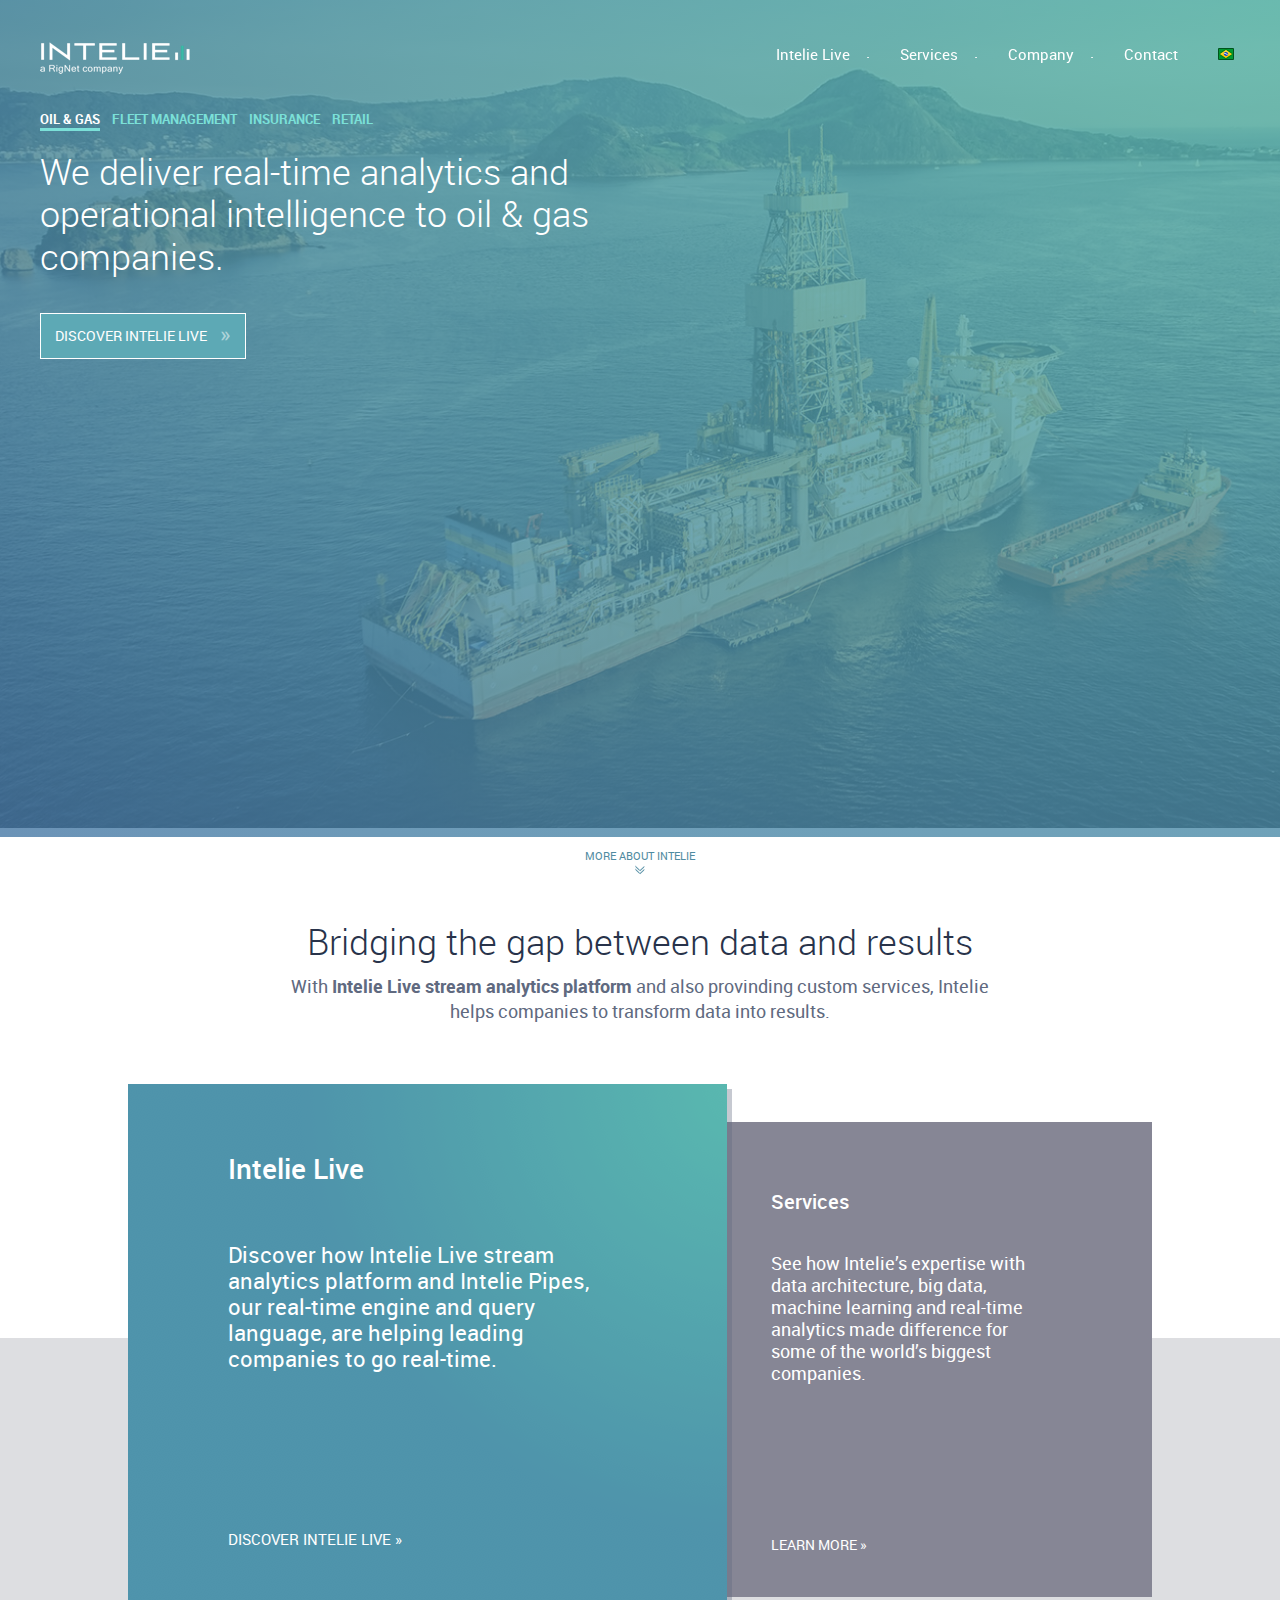
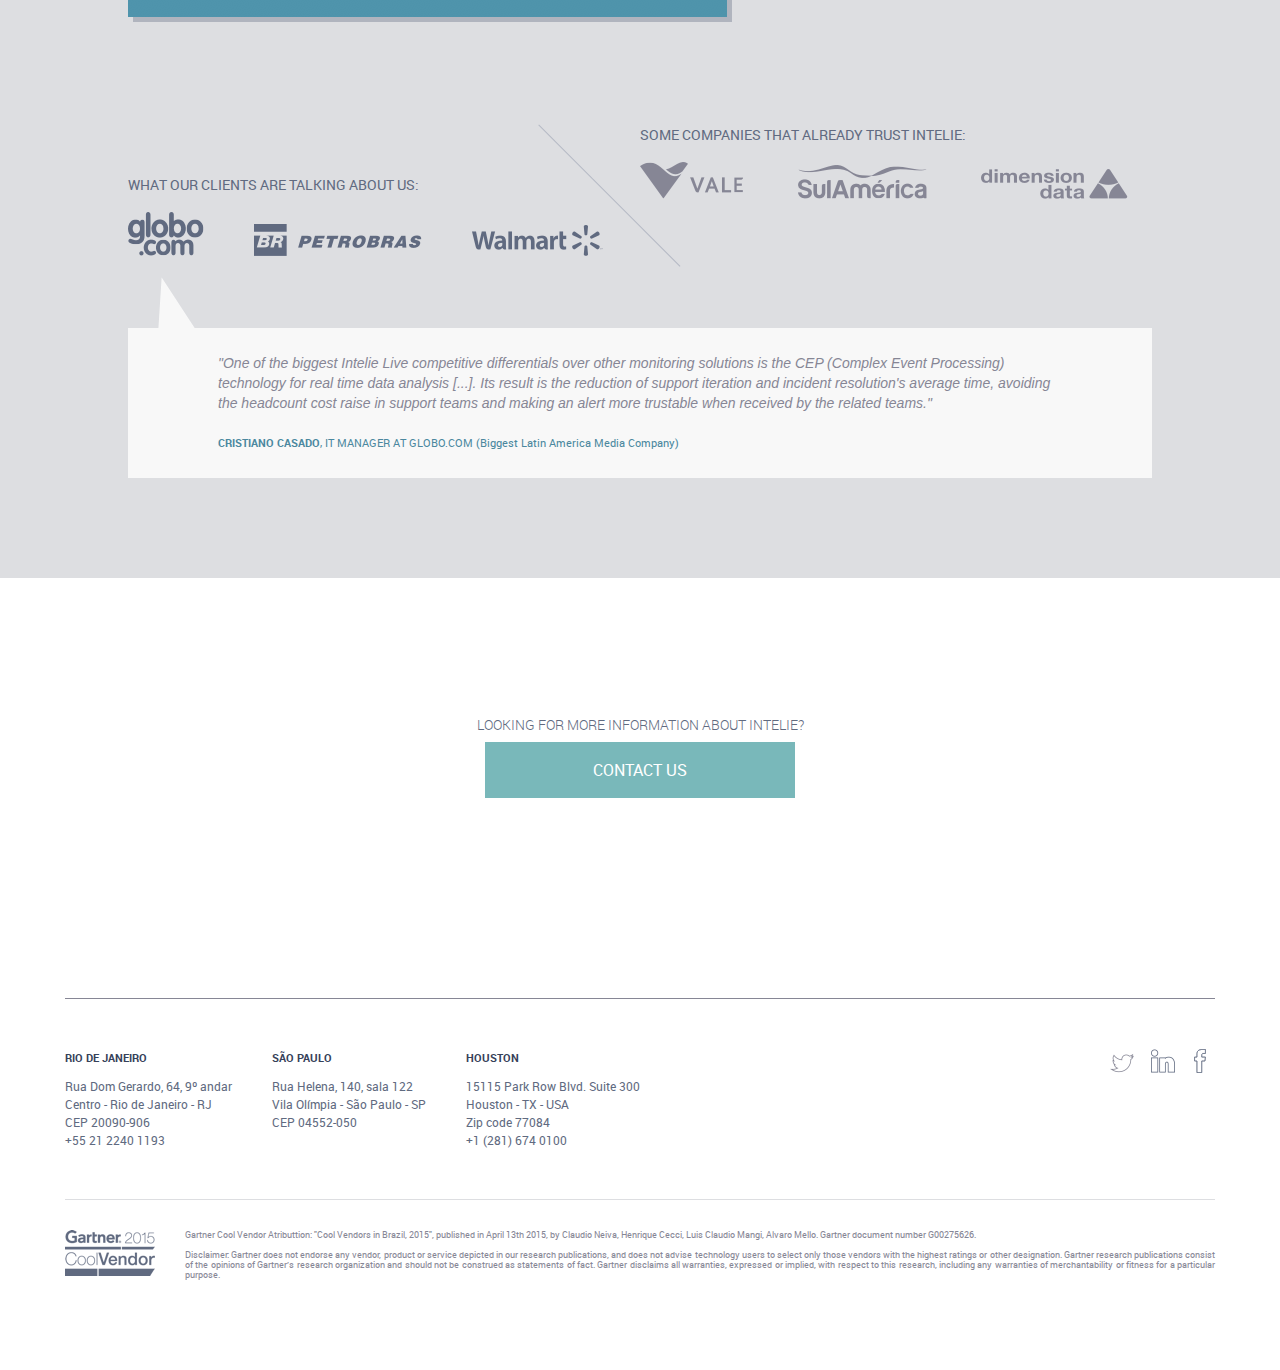
<file: index.html>
<!DOCTYPE HTML>
<html>

<head>
    <meta charset="UTF-8">
    <meta name="viewport" content="width=device-width, initial-scale=1">
    <meta name="google-site-verification" content="sk2xghXCeCmkqVSVjWPQQ-6mKHKRc3hZSQ1glFeJfNg">
    <title>Intelie | Stream Analytics | Real-time analytics for dynamic operations</title>
    <link rel="icon" type="image/x-icon" href="/favicon.png">
    <link rel="shortcut icon" type="image/x-icon" href="/favicon.png">
    <meta name="description" content="We transform data into results using advanced analytics and driven by business.">
    <link rel="canonical" href="/">
    <meta property="og:locale" content="en_US">
    <meta property="og:type" content="article">
    <meta property="og:image" content="http://www.intelie.com/images/logo.png">
    <meta property="og:title" content="Intelie | Stream Analytics | Real-time analytics for dynamic operations">
    <meta property="og:description" content="We transform data into results using advanced analytics and driven by business.">
    <meta property="og:url" content="/">
    <meta property="og:site_name" content="Intelie Site">
    

    <link rel="stylesheet" href="/css/master.css">

    <!-- Start of Leadin Embed -->
        <!-- <script type="text/javascript" src="//js.leadin.com/js/v1/2034290.js" id="LeadinEmbed-2034290" crossorigin="use-credentials" async defer></script> -->
        <script type="text/javascript" id="hs-script-loader" async defer src="//js.hs-scripts.com/2518192.js"></script>
    <!-- End of Leadin Embed -->
</head>

<body id="body-home">

    <!-- Header -->
    <header>
        <div class="overlayhome"></div>

        <div class="navbar">
            <a href="/" class="logo">
                <h1>Intelie</h1>
            </a>

            <nav class="primary-navigation">
                <a href="#" class="menu-toggle">menu</a>
                <ul>
                    <li><a href="/">Home</a></li>
                    <li><a href="/live/">Intelie Live</a></li>
                    <li><a href="/services/">Services</a></li>
                    <li><a href="/company/">Company</a></li>
                    <li><a href="/contact/">Contact</a></li>
                    <li><a href="http://www.intelie.com.br"><img src="/images/flag-brazil.png"></a></li>
                    <!--  <li><a href="http://blog.intelie.com/" target="_blank">Blog</a></li> -->
                </ul>
            </nav>
        </div>

        <nav class="secondary-navigation">
            <ul id="secondary-navigation-list"></ul>
        </nav>

        <div class="cycle-slideshow home-slideshow"
        data-cycle-swipe=true
        data-cycle-timeout=12000
        data-cycle-manual-speed="200"
        data-cycle-log=false
        data-cycle-slides=".header-caption"
        data-cycle-pager="#secondary-navigation-list">

        <div class="header-caption"
        data-cycle-hash-name="oil-gas"
        data-cycle-pager-template="<li><a href=#>Oil & Gas</a></li>" data-cycle-hash="oilgas">
        <p class="tab-title">Oil & Gas</p>
        <h2>
            We deliver real-time analytics and operational intelligence to oil & gas companies.
        </h2>
        <a href="/live/">Discover Intelie Live <span class="arrow">&raquo;</span></a>
    </div>
    <div class="header-caption"
    data-cycle-hash-name="fleet-managment"
    data-cycle-pager-template="<li><a href=#>Fleet Management</a></li>" data-cycle-hash="fleet">
    <p class="tab-title">Fleet Management</p>
    <h2>
        We build analytical solutions that help fleet managers to optimize fuel consumption and off-hire.
    </h2>
    <a href="/live/">Discover Intelie Live <span class="arrow">&raquo;</span></a>
</div>
<div class="header-caption"
data-cycle-hash-name="insurance"
data-cycle-pager-template="<li><a href=#>Insurance</a></li>" data-cycle-hash="insurance">
<p class="tab-title">Insurance</p>
<h2>
    We help insurance companies to gain real-time visibility of business and customers interactions.
</h2>
<a href="/live/">Discover Intelie Live <span class="arrow">&raquo;</span></a>
</div>
<div class="header-caption"
data-cycle-hash-name="retail"
data-cycle-pager-template="<li><a href=#>Retail</a></li>" data-cycle-hash="retail">
<p class="tab-title">Retail</p>
<h2>
    We help e-commerce and brick & mortar retailers to reduce losses and to identify opportunities.
</h2>
<a href="/live/">Discover Intelie Live <span class="arrow">&raquo;</span></a>
</div>
</div>
</header>

<!-- Section -->
<section class="bridging-gap">
    <div class="learnmore">
        <a href="#bridgegap" class="scroll-to">MORE ABOUT INTELIE</a></div>
    </div>
    <h3 id="bridgegap" class="section-title">Bridging the gap between data and results</h3>

    <p>
        With <strong>Intelie Live stream analytics platform</strong> and also provinding custom services, Intelie helps
        companies to transform data into results.
    </p>

    <div class="card">
        <a href="/live/" class="card-1">
            <h3>Intelie Live</h3>
            <p>Discover how Intelie Live stream analytics platform and Intelie Pipes, our real-time engine and query language, are helping leading companies to go real-time.</p>
            <span class="fake-link">Discover Intelie Live &raquo;</span>
        </a>
        <a href="/services/" class="card-2">
            <h3>Services</h3>
            <p>See how Intelie’s expertise with data architecture, big data, machine learning and real-time analytics
                made difference for some of the world’s biggest companies.</p>
                <span class="fake-link">Learn more &raquo;</span>
            </a>
        </div>
    </section>

    <!-- Section -->
    <section class="some-companies">
        <div class="container">
            <div class="clients-container">
                <h3 class="section-title text-left">Some companies that already trust Intelie:</h3>

                <ul class="some-companies-menu-without-testimonial">
                    <li>
                        <img src="/images/id-vale.png" alt="" width="104" height="37">
                    </li>
                    <li>
                        <img src="/images/id-sulamerica.png" alt="" width="129" height="34">
                    </li>
                    <li>
                        <img src="/images/id-dimension-data.png" alt="" width="147" height="30">
                    </li>
                </ul>
            </div>

            <div class="clients-container talking-about">
                <h3 class="section-title text-left">What our clients are talking about us:</h3>

                <ul class="some-companies-menu"></ul>
            </div>

            <div class="cycle-slideshow testimonial-slideshow"
            data-cycle-swipe=true
            data-cycle-timeout=25000
            data-cycle-manual-speed="200"
            data-cycle-log=false
            data-cycle-slides=".testimonial"
            data-cycle-pager=".some-companies-menu">

            <div class="testimonial"
            data-cycle-hash-name="globocom"
            data-cycle-pager-template=
            "<li><img src='/images/id-globo-com-d.png'></li>">
            <p>
                "One of the biggest Intelie Live competitive differentials over other monitoring solutions is the CEP
                (Complex Event Processing) technology for real time data analysis [...]. Its result is the reduction of
                support iteration and incident
                resolution's average time, avoiding the headcount cost raise in support teams and making an alert more
                trustable when received by the related teams."
            </p>

            <p class="author">
                <strong>CRISTIANO CASADO</strong>, IT MANAGER AT GLOBO.COM (Biggest Latin America Media Company)
            </p>
        </div>

        <div class="testimonial"
        data-cycle-hash-name="petrobras"
        data-cycle-pager-template=
        "<li><img src='/images/id-petrobras-d.png'></li>">
        <p>
            "Intelie Live helps the company to identify real time data transmission problems, such as wrong units conversions.
            Besides, the software allows the integration of different specialist systems. The system is being successfully
            implemented in Petrobras and helps the Decision Support Centers personnel to make right and fast decisions.
            The Intelie software is very user friendly, flexible and is a unique tool in the Oil and Gas industry."
        </p>

        <p class="author">
            <strong>RONI ABENSUR GANDELMAN</strong>, PETROBRAS / CENPES
        </p>
    </div>

    <div class="testimonial"
    data-cycle-hash-name="walmart"
    data-cycle-pager-template=
    "<li><img src='/images/id-walmart-d.png'></li>">
    <p>
        "It is also our job following all the sales flow and being proactive on problem identification and generate
        real-time information for commercial area to make faster and more accurate decisions. With Intelie Live,
        we can identify faster these problems and act before sales damages. We have dashboards of
        sales performance and revenue."
    </p>

    <p class="author">
        <strong>MARCO LUCIO F. MOREIRA</strong>, Systems VP in Walmart e-Commerce
    </p>
</div>
</div>
</div>
</section>

<!-- Section -->
<section class="more-information text-center">
    <div class="container">
        <h3 class="section-title">LOOKING FOR MORE INFORMATION ABOUT INTELIE?</h3>
        <h3 class="section-title mb">DISCOVER MORE</h3>

        <a href="/contact/" class="btn">CONTACT US</a>
         <!--  <p>or <a href="#" id="show-modal">join our newsletter</a> to stay up to date</p> -->

    </div>
            </section>

            <!-- Footer -->
            <footer>
                <div class="flex-container flex-container-style">
                    <div class="flex-item">
                        <address>
                            <span>RIO DE JANEIRO</span>
                            <span>Rua Dom Gerardo, 64, 9º andar</span>
                            <span>Centro - Rio de Janeiro - RJ</span>
                            <span>CEP 20090-906</span>
                            <a class="phone" href="tel:+552122401193">+55 21 2240 1193</a>
                        </address>
                    </div>
                    <div class="flex-item">
                        <address>
                            <span>SÃO PAULO</span>
                            <span>Rua Helena, 140, sala 122</span>
                            <span>Vila Olímpia - São Paulo - SP</span>
                            <span>CEP 04552-050</span>
                        </address>
                    </div>
                    <div class="flex-item">
                        <address>
                            <span>HOUSTON</span>
                            <span>15115 Park Row Blvd. Suite 300</span>
                            <span>Houston - TX - USA</span>
                            <span>Zip code 77084</span>
                            <a class="phone" href="tel:+12816740100">+1 (281) 674 0100</a>
                        </address>
                    </div>

                    <ul class="flex-item social-buttons">
                        <li><a target="_blank" class="twitter" alt="twitter" href="https://www.twitter.com/intelie"></a></li>
                        <li><a target="_blank" class="linkedin" alt="linkedin" href="https://www.linkedin.com/company/intelie"></a></li>
                        <li><a target="_blank" class="facebook" alt="facebook" href="https://www.facebook.com/intelie"></a></li>
                    </ul>
                </div>

                <div class="footer-append">
                    <div class="container">
                        <img src="/images/id-gartner.png" alt="">
                        <p>
                            Gartner Cool Vendor Atributtion: "Cool Vendors in Brazil, 2015", published in April 13th 2015, by
                            Claudio Neiva, Henrique Cecci, Luis Claudio Mangi, Alvaro Mello. Gartner document number G00275626.
                        </p>

                        <p> Disclaimer: Gartner does not endorse any vendor, product or service depicted in our research
                            publications, and does not advise technology users to select only those vendors with the highest ratings
                            or other designation. Gartner research publications consist of the opinions of Gartner’s research
                            organization and should not be construed as statements of fact. Gartner disclaims all warranties,
                            expressed or implied, with respect to this research, including any warranties of merchantability or
                            fitness for a particular purpose.
                        </p>
                    </div>
                </div>
            </footer>

            <script src="/js/lib.js" type="text/javascript" charset="utf-8"></script>
            <script src="/js/main.js" type="text/javascript" charset="utf-8"></script>

            <script>
            (function(i,s,o,g,r,a,m){i['GoogleAnalyticsObject']=r;i[r]=i[r]||function(){
              (i[r].q=i[r].q||[]).push(arguments)},i[r].l=1*new Date();a=s.createElement(o),
              m=s.getElementsByTagName(o)[0];a.async=1;a.src=g;m.parentNode.insertBefore(a,m)
          })(window,document,'script','//www.google-analytics.com/analytics.js','ga');

          ga('create', 'UA-33856039-1', 'auto');
          ga('set', 'anonymizeIp', true);
          ga('send', 'pageview');

          </script>

          <script type="application/ld+json">
          {
            "@context": "http://schema.org",
            "@type": "Organization",
            "url": "http://www.intelie.com",
            "logo": "http://www.intelie.com/images/logo.png"
        }
        </script>
        <script type="application/ld+json">
        {
            "@context" : "http://schema.org",
            "@type" : "Organization",
            "name" : "Intelie",
            "url" : "http://www.intelie.com",
            "sameAs" : [
            "https://twitter.com/intelie",
            "https://www.linkedin.com/company/intelie",
            "https://www.facebook.com/intelie"
            ]
        }
        </script>
        <script type="application/ld+json">
        {
            "@context" : "http://schema.org",
            "@type" : "Organization",
            "url" : "http://www.intelie.com",
            "logo" : "http://www.intelie.com/images/logo.png",
            "contactPoint" : [
            {
                "@type" : "ContactPoint",
                "telephone" : "+55-21-2240-1193",
                "contactType" : "technical support",
                "areaServed" : "BR"
            },
            {
                "@type" : "ContactPoint",
                "telephone" : "+55-11957669992",
                "contactType" : "sales",
                "areaServed" : "BR"
            },
            {
                "@type" : "ContactPoint",
                "telephone" : "+55-11957669992",
                "contactType" : "sales",
                "areaServed" : "BR"
            },
            {
                "@type" : "ContactPoint",
                "telephone" : "+1-713-333-9869",
                "contactType" : "sales",
                "areaServed" : "US"
            }
            ]
        }
        </script>

    </body>
    </html>
</file>
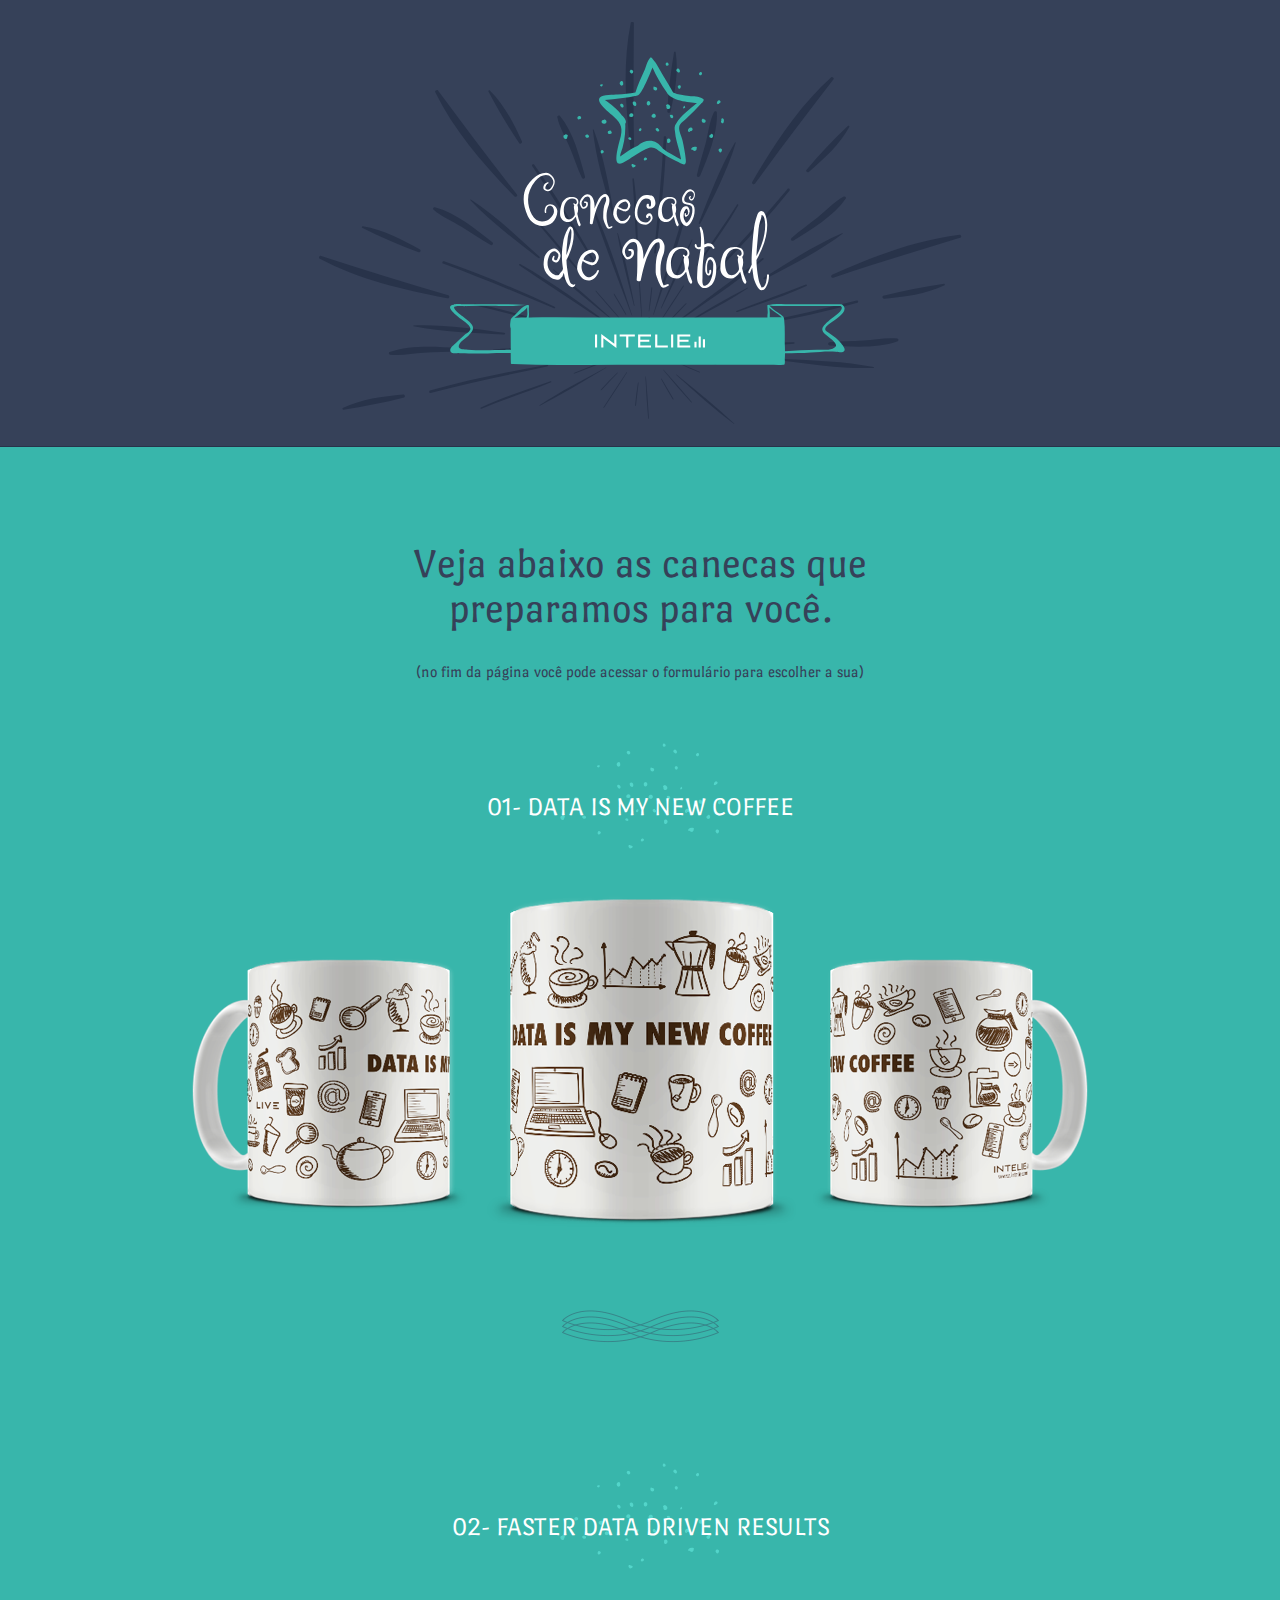
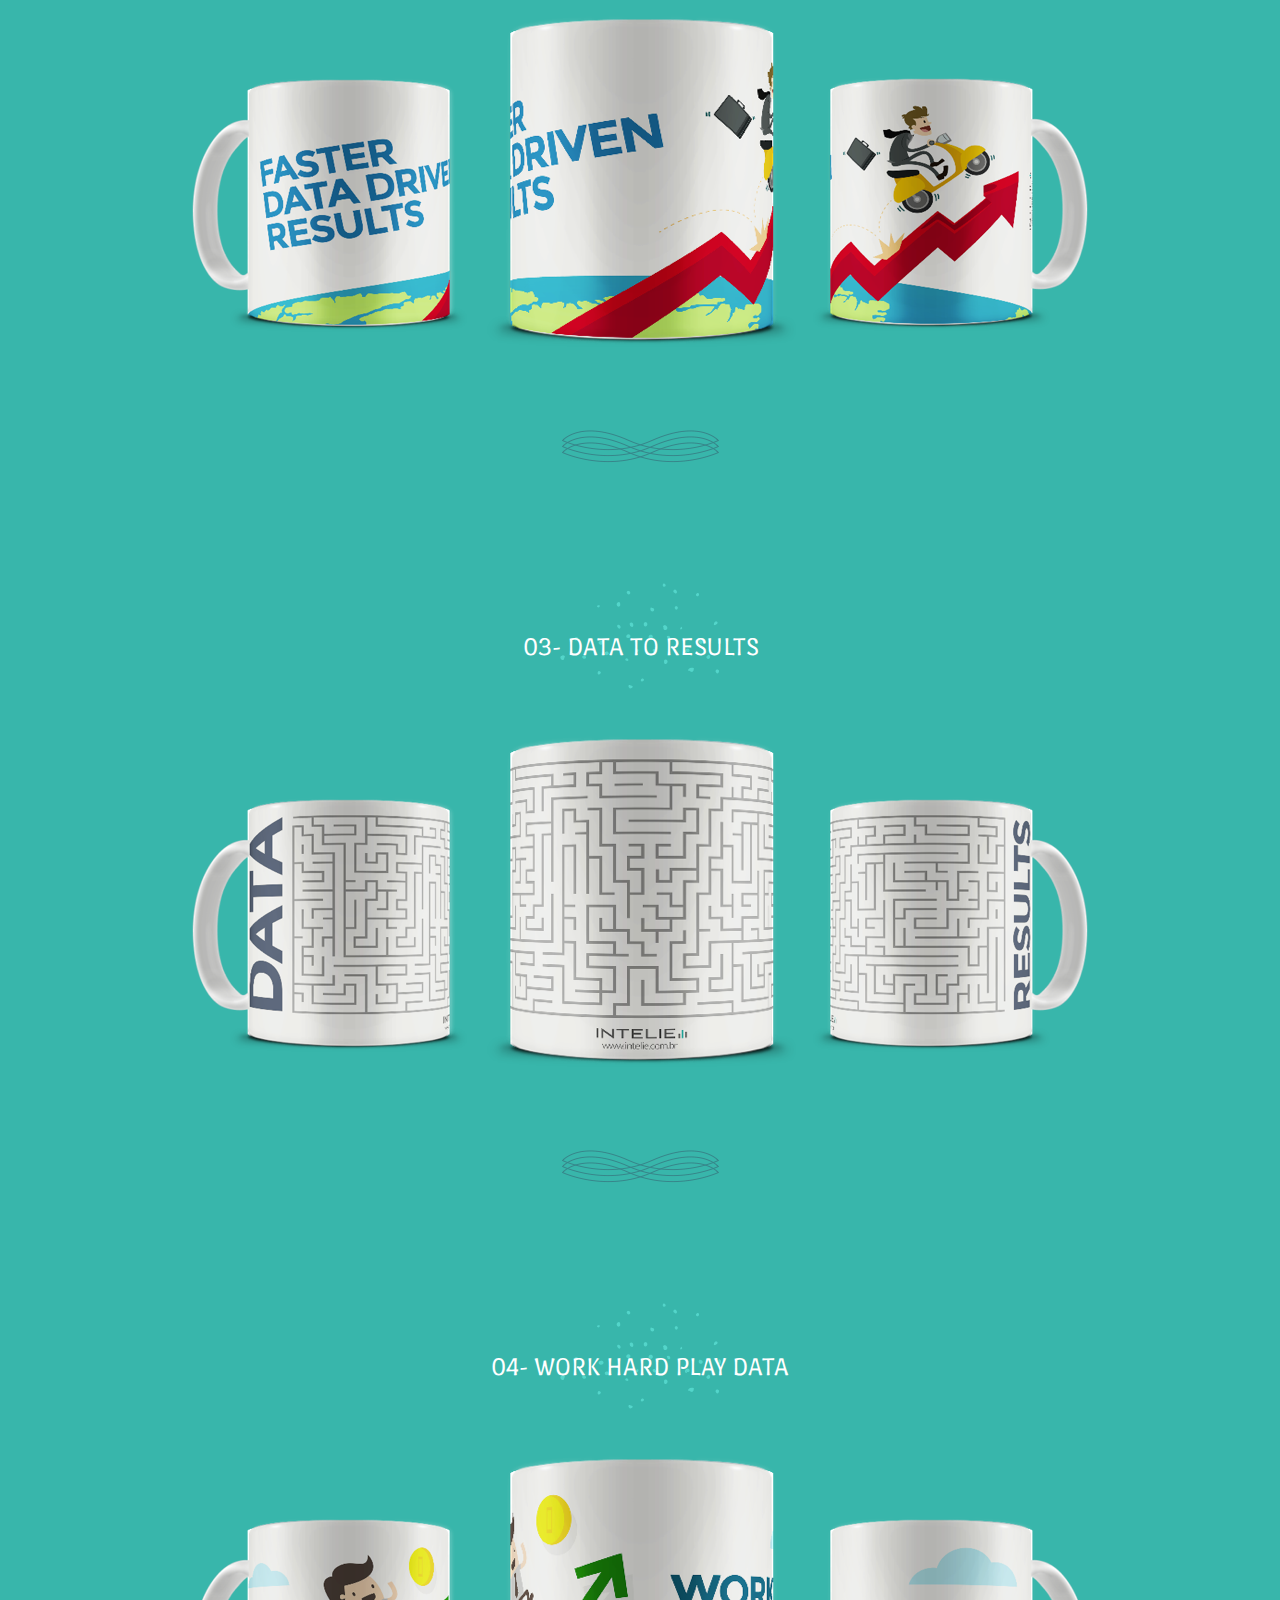
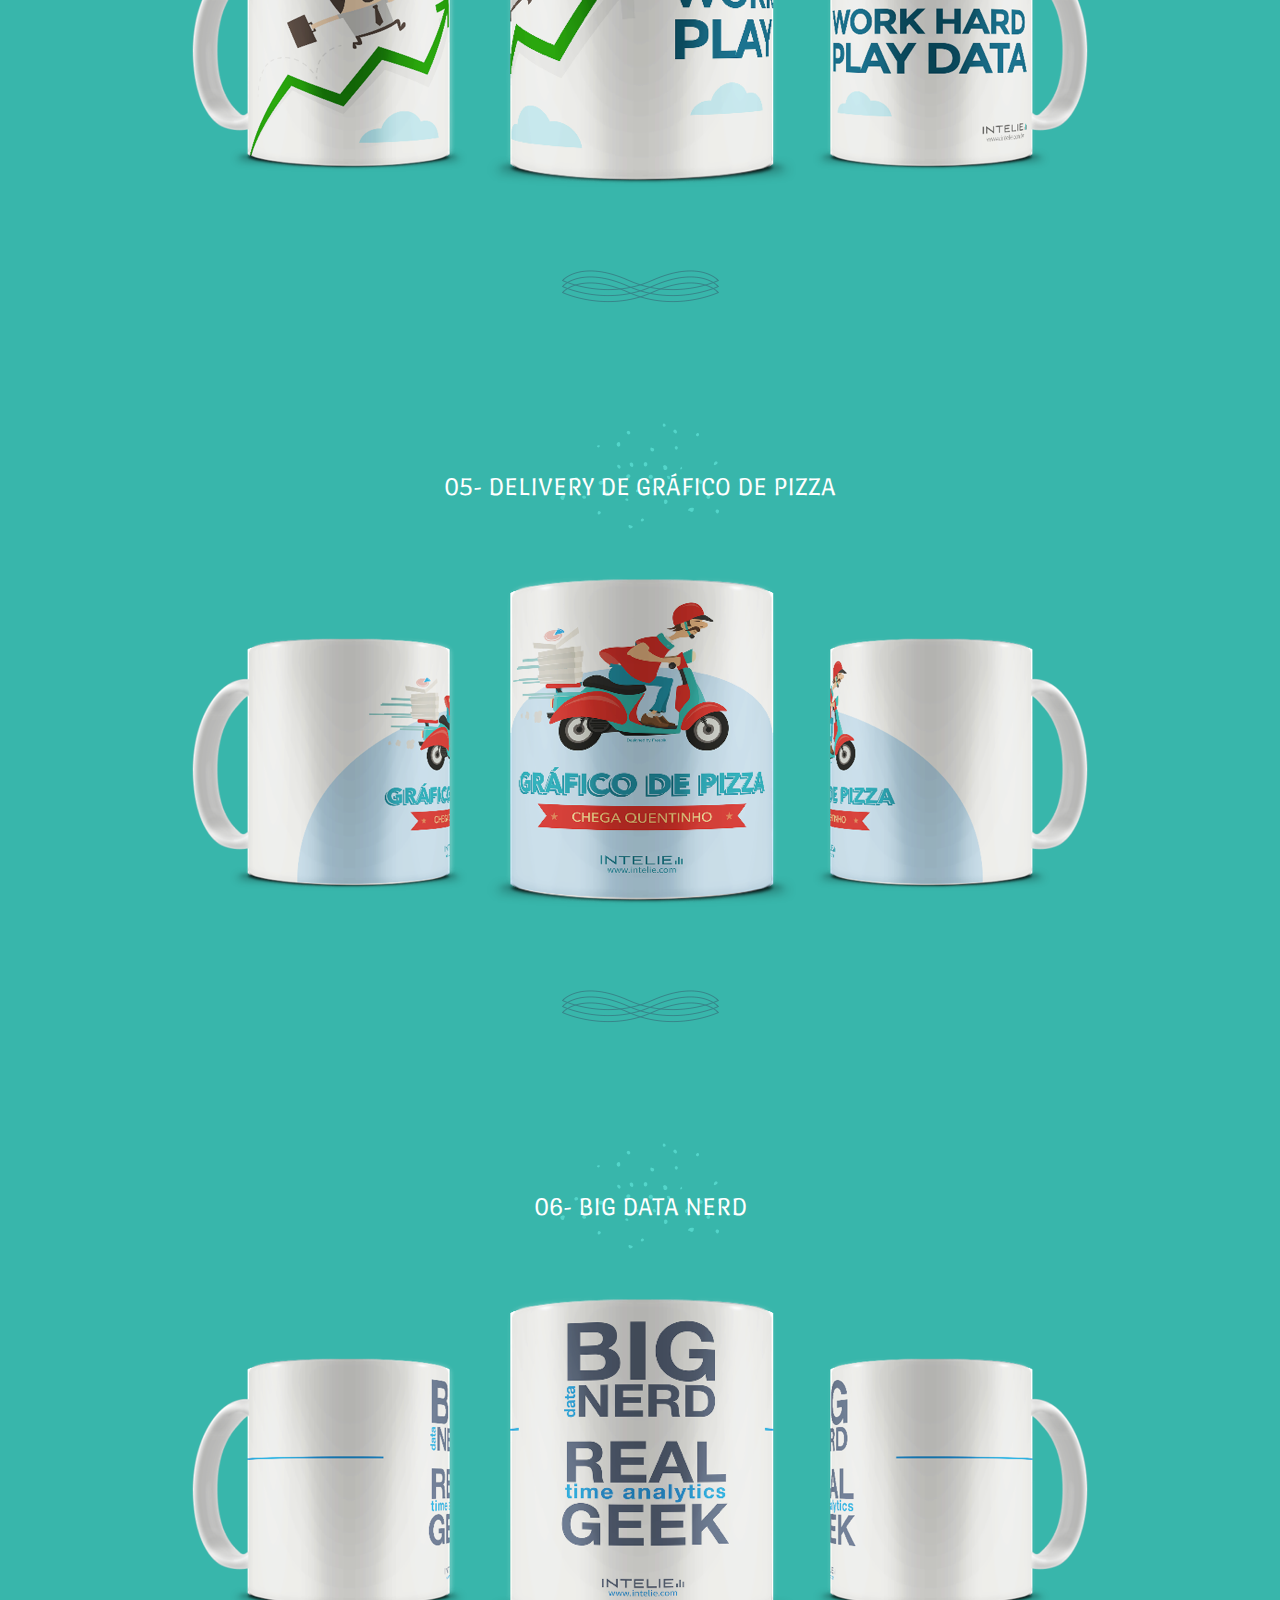
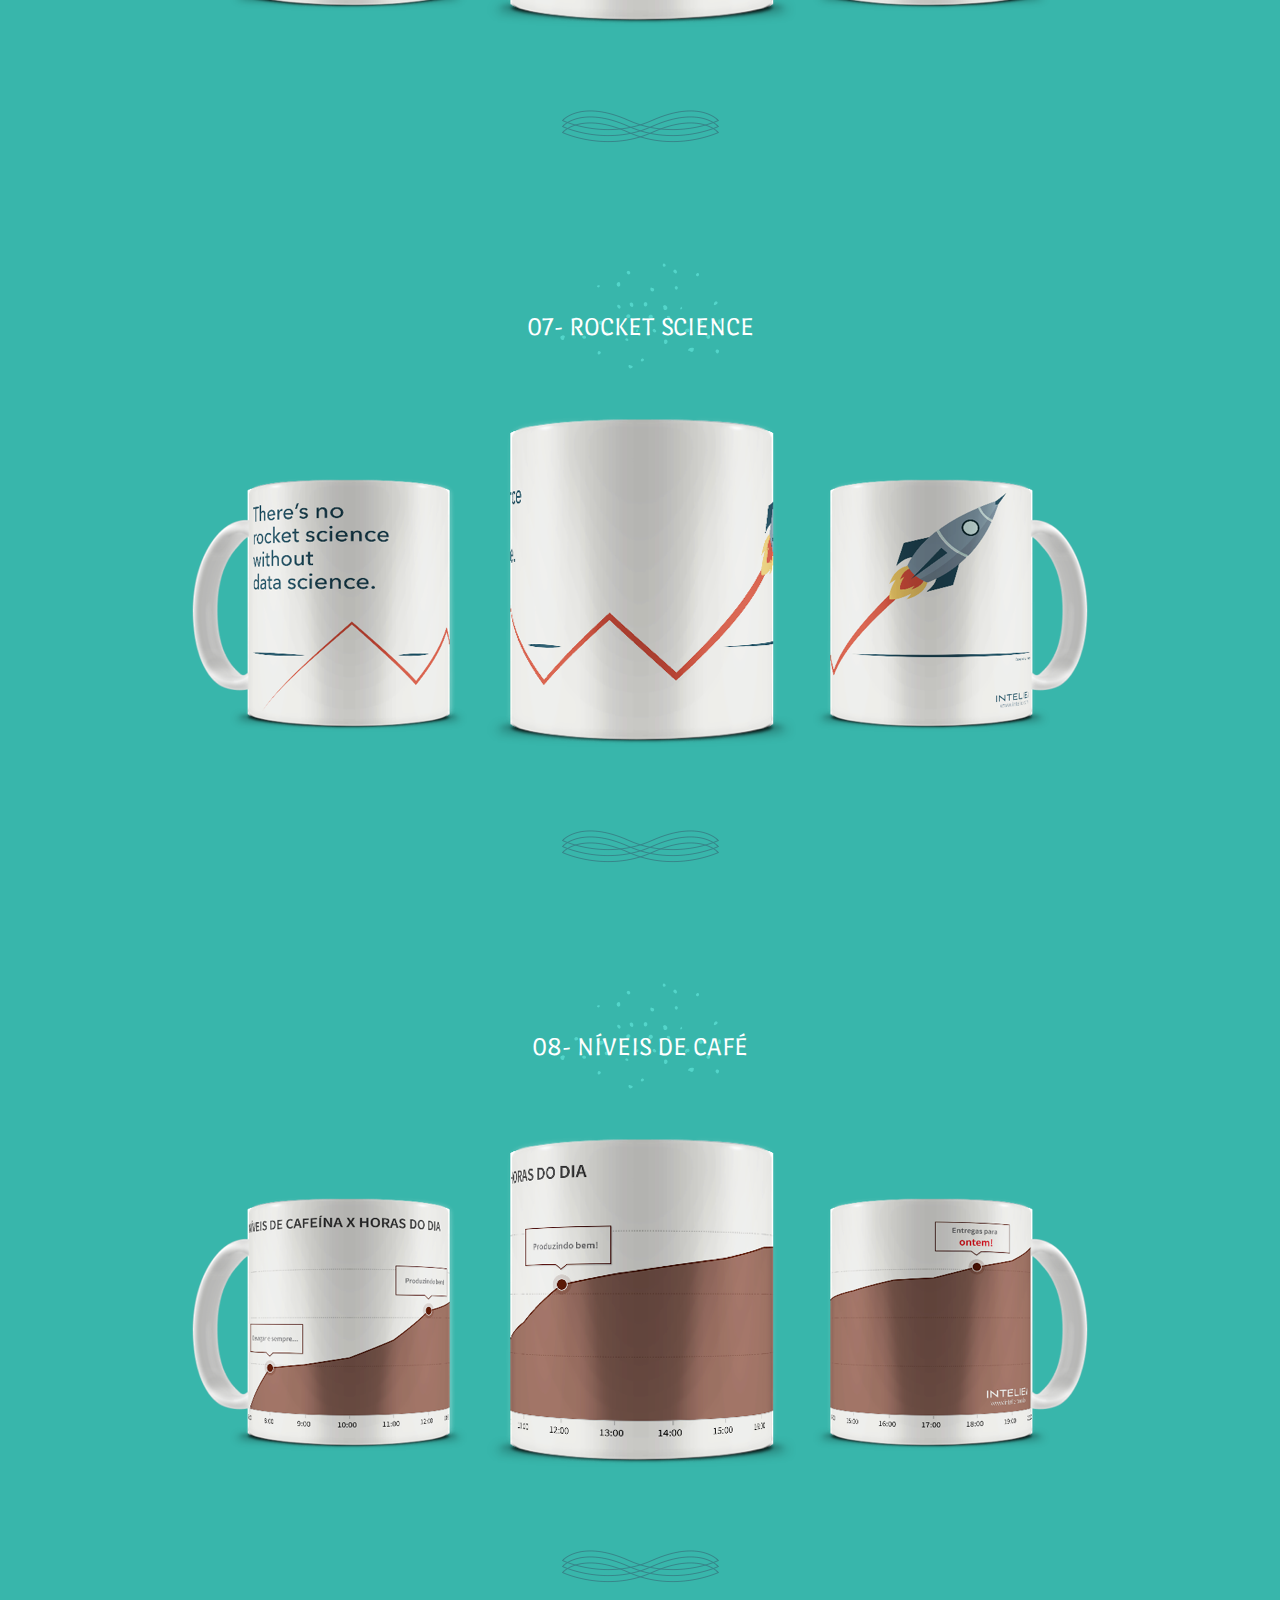
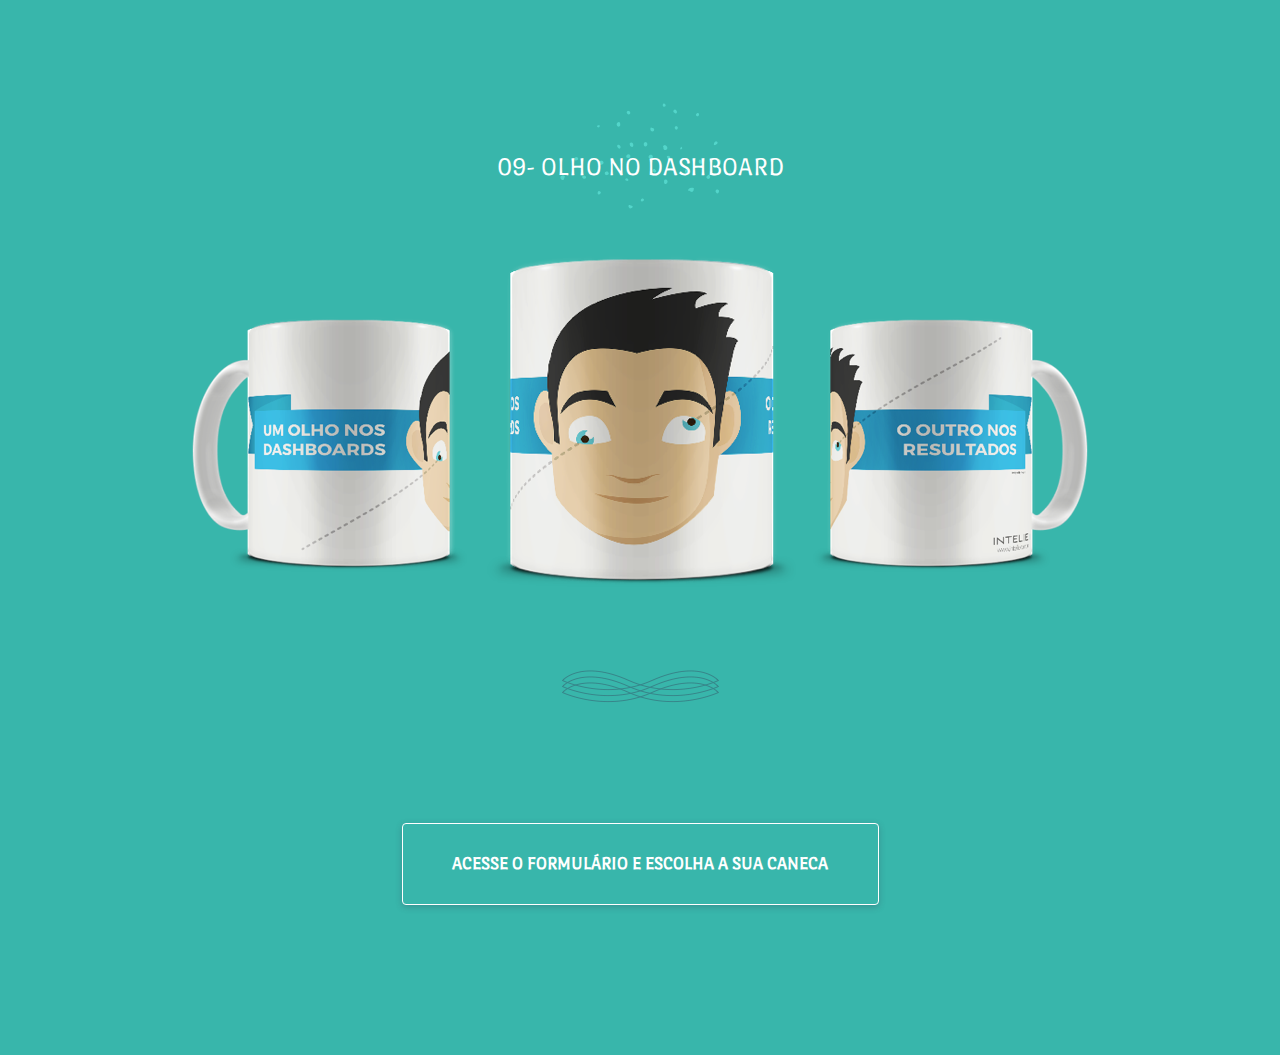
<file: canecas/index.html>
<!DOCTYPE HTML>
<html>

<head>
	  <meta charset="utf-8">
	  <meta name="viewport" content="width=device-width, initial-scale=1">
	  <title>Canecas de Natal Intelie</title>
	  <link href='https://fonts.googleapis.com/css?family=Open+Sans' rel='stylesheet' type='text/css'>
	  <link href="https://fonts.googleapis.com/css?family=Port+Lligat+Sans" rel="stylesheet">
	  <link rel="stylesheet" href="estilocanecas.css">


</head>

<body>

	<div id="header">
		<div id="innerhead">
		</div>
		
	</div>

	<div id="content">
		<br/>
		<p>Veja abaixo as canecas que <br/>preparamos para você.</p>
		<p class="info">(no fim da página você pode acessar o formulário para escolher a sua)</p>
		<br/>
		<div class="caneca">
			<h2>01- Data is my new coffee</h2>
			<img src="imagens/2016/produtos/datanewcoffee.png">
		</div>

		<div class="caneca">
			<h2>02- Faster data driven results</h2>
			<img src="imagens/2016/produtos/fasterdata.png">
		</div>

		<div class="caneca">
			<h2>03- Data to results</h2>
			<img src="imagens/2016/produtos/labirinto.png">
		</div>

		<div class="caneca">
			<h2>04- Work hard play data</h2>
			<img src="imagens/2016/produtos/work_hard.png">
		</div>

		<div class="caneca">
			<h2>05- Delivery de gráfico de pizza</h2>
			<img src="imagens/2016/produtos/deliverypizza.png">
		</div>

		<div class="caneca">
			<h2>06- Big data nerd</h2>
			<img src="imagens/2016/produtos/bignerd.png">
		</div>

		<div class="caneca">
			<h2>07- Rocket science</h2>
			<img src="imagens/2016/produtos/rocketscience.png">
		</div>

		<div class="caneca">
			<h2>08- Níveis de café</h2>
			<img src="imagens/2016/produtos/niveiscafe.png">
		</div>

		<div class="caneca">
			<h2>09- Olho no dashboard</h2>
			<img src="imagens/2016/produtos/olhonodash.png">
		</div>


	</div>
 
	<div id="choose">
		<a href="https://docs.google.com/forms/d/e/1FAIpQLSfjmeufaJ1D4OIWBDTKPy-Kb10fCWcdWm6kYjnXZnzJvK6AMg/viewform" target="_blank">Acesse o formulário e escolha a sua caneca</a>
	</div> 

</body>
</file>
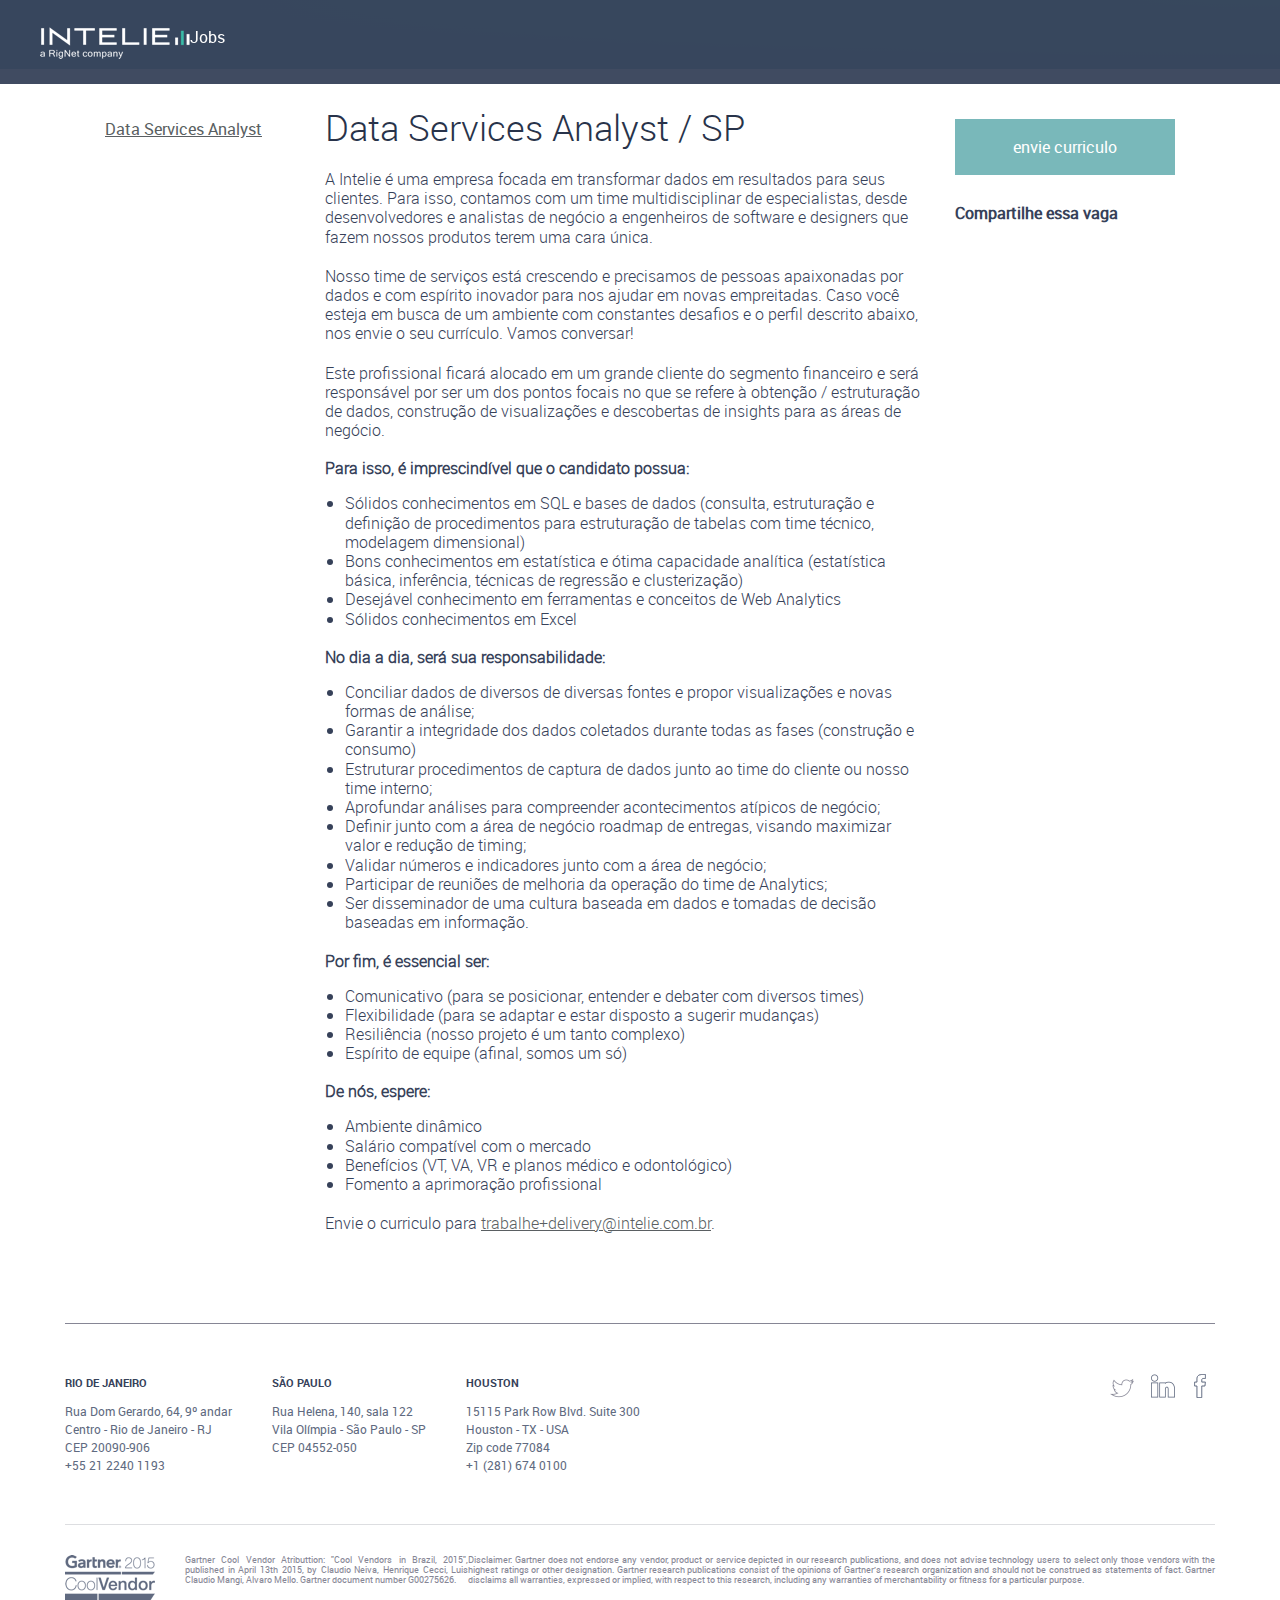
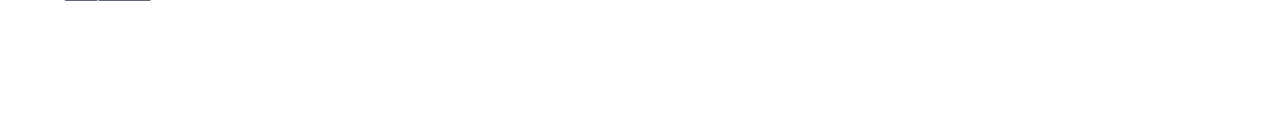
<file: careers/index.html>
<!DOCTYPE HTML>
<html>
<head>
    <meta charset="UTF-8">
    <meta name="viewport" content="width=device-width, initial-scale=1">
    <meta name="google-site-verification" content="sk2xghXCeCmkqVSVjWPQQ-6mKHKRc3hZSQ1glFeJfNg">
    <title>Vaga de Data Services Analyst na Intelie/SP</title>
    <link rel="icon" type="image/x-icon" href="/favicon.png">
    <link rel="shortcut icon" type="image/x-icon" href="/favicon.png">
    <meta name="description" content="We transform data into results using advanced analytics and driven by business.">
    <meta property="og:locale" content="pt_BR">
    <meta property="og:type" content="website">
    <meta property="og:title" content="Vaga de Data Services Analyst na Intelie/SP">
    <meta property="og:image" content="http://www.intelie.com/images/logo.png">
    <meta property="og:description"
          content="A Intelie está contratando profissional para vaga de Data Services Analyst localizado em SP." />
    <meta property="og:url" content="/careers">
    <meta property="og:site_name" content="Intelie Site">

    <link rel="stylesheet" href="/css/master.css">
</head>
<body id="body-careers">
<header>
    <div class="navbar fixed">
        <a href="/" class="logo">
            <h1>Intelie</h1>
        </a>
        <h2>Jobs</h2>
    </div>
</header>

<section class="careers">
    <div class="container">
        <div class="careers-menu">
            <ul>
                <li class="selected"><a href="/careers/">Data Services Analyst</a></li>
                <!--<li><a href="/careers/cordenador-rh.html">Cordenador de RH</a></li>-->
            </ul>
        </div>

        <div class="careers-content capability-text">
            <h1 class="section-title">Data Services Analyst / SP</h1>
            <p>
                A Intelie é uma empresa focada em transformar dados em resultados para seus clientes. Para isso,
                contamos com um time multidisciplinar de especialistas, desde desenvolvedores e analistas de negócio a
                engenheiros de software e designers que fazem nossos produtos terem uma cara única.
            </p>


            <p>
                Nosso time de serviços está crescendo e precisamos de pessoas apaixonadas por dados e com espírito
                inovador para nos ajudar em novas empreitadas. Caso você esteja em busca de um ambiente com
                constantes desafios e o perfil descrito abaixo, nos envie o seu currículo. Vamos conversar!
            </p>


            <p>
                Este profissional ficará alocado em um grande cliente do segmento financeiro e será responsável por
                ser um dos pontos focais no que se refere à obtenção / estruturação de dados, construção de
                visualizações e descobertas de insights para as áreas de negócio.
            </p>

            <h4> Para isso, é imprescindível que o candidato possua:
            </h4>
            <ul>

                <li>Sólidos conhecimentos em SQL e bases de dados (consulta, estruturação e definição de
                    procedimentos para
                    estruturação de tabelas com time técnico, modelagem dimensional)
                </li>
                <li>Bons conhecimentos em estatística e ótima capacidade analítica (estatística básica, inferência,
                    técnicas
                    de regressão e clusterização)
                </li>
                <li>Desejável conhecimento em ferramentas e conceitos de Web Analytics</li>
                <li>Sólidos conhecimentos em Excel</li>
            </ul>


            <h4>No dia a dia, será sua responsabilidade:</h4>

            <ul>

                <li>Conciliar dados de diversos de diversas fontes e propor visualizações e novas formas de
                    análise;
                </li>
                <li>Garantir a integridade dos dados coletados durante todas as fases (construção e consumo)</li>
                <li>Estruturar procedimentos de captura de dados junto ao time do cliente ou nosso time interno;
                </li>
                <li>Aprofundar análises para compreender acontecimentos atípicos de negócio;</li>
                <li>Definir junto com a área de negócio roadmap de entregas, visando maximizar valor e redução de
                    timing;
                </li>
                <li>Validar números e indicadores junto com a área de negócio;</li>
                <li>Participar de reuniões de melhoria da operação do time de Analytics;</li>
                <li>Ser disseminador de uma cultura baseada em dados e tomadas de decisão baseadas em informação.
                </li>
            </ul>


            <h4>Por fim, é essencial ser:</h4>
            <ul>
                <li>Comunicativo (para se posicionar, entender e debater com diversos times)</li>
                <li>Flexibilidade (para se adaptar e estar disposto a sugerir mudanças)</li>
                <li>Resiliência (nosso projeto é um tanto complexo)</li>
                <li>Espírito de equipe (afinal, somos um só)</li>
            </ul>


            <h4>De nós, espere:</h4>
            <ul>
                <li>Ambiente dinâmico</li>
                <li>Salário compatível com o mercado</li>
                <li>Benefícios (VT, VA, VR e planos médico e odontológico)</li>
                <li>Fomento a aprimoração profissional</li>
            </ul>
            <p>
                Envie o curriculo para <a class="btn " href="mailto:trabalhe+delivery@intelie.com.br">trabalhe+delivery@intelie.com.br</a>.
            </p>
        </div>

        <div class="careers-more more-information">
            <a class="btn " href="mailto:trabalhe+delivery@intelie.com.br">envie curriculo</a>
            <h4>Compartilhe essa vaga</h4>
            <div>
                <span class='st_facebook_large' displayText='Facebook'></span>
                <span class='st_twitter_large' displayText='Tweet'></span>
                <span class='st_linkedin_large' displayText='LinkedIn'></span>
                <script type="text/javascript">var switchTo5x = true;</script>
                <script type="text/javascript" src="https://ws.sharethis.com/button/buttons.js"></script>
                <script type="text/javascript">stLight.options({
                    publisher: "ea03169a-244e-402f-9fab-7c2f70fe73f2",
                    doNotHash: false,
                    doNotCopy: false,
                    hashAddressBar: false
                });</script>
            </div>
        </div>

    </div>
</section>


<footer>
    <div class="flex-container flex-container-style">
        <div class="flex-item">
            <address>
                <span>RIO DE JANEIRO</span>
                <a target="_blank" class="map"
                   href="https://www.google.com.br/maps/place/Intelie/@-22.8978606,-43.1816898,17z/data=!3m1!4b1!4m5!3m4!1s0x997f61fe20ec81:0x2c471b4da89d8b51!8m2!3d-22.8978656!4d-43.1795011">
                   <span>Rua Dom Gerardo, 64, 9º andar</span>
                   <span>Centro - Rio de Janeiro - RJ</span>
                   <span>CEP 20090-906</span>
               </a>
                <a class="phone" href="tel:+552122401193">+55 21 2240 1193</a>
            </address>
        </div>
        <div class="flex-item">
            <address>
                <span>SÃO PAULO</span>
                <a target="_blank" class="map"
                   href="https://www.google.com.br/maps/place/R.+Helena,+140+-+Vila+Olimpia,+S%C3%A3o+Paulo+-+SP,+04552-050/@-23.5929424,-46.6878002,17z">
                    <span>Rua Helena, 140, sala 122</span>
                    <span>Vila Olímpia - São Paulo - SP</span>
                    <span>CEP 04552-050</span>
                </a>
            </address>
        </div>
        <div class="flex-item">
            <address>
                <span>HOUSTON</span>
                <span>15115 Park Row Blvd. Suite 300</span>
                <span>Houston - TX - USA</span>
                <span>Zip code 77084</span>
                <a class="phone" href="tel:+12816740100">+1 (281) 674 0100</a>
            </address>
        </div>

        <ul class="flex-item social-buttons">
            <li><a target="_blank" class="twitter" alt="twitter" href="https://www.twitter.com/intelie"></a></li>
            <li><a target="_blank" class="linkedin" alt="linkedin" href="https://www.linkedin.com/company/intelie"></a>
            </li>
            <li><a target="_blank" class="facebook" alt="facebook" href="https://www.facebook.com/intelie"></a></li>
        </ul>
    </div>

    <div class="footer-append">
        <div class="container">
            <img src="/images/id-gartner.png">
            <p>
                Gartner Cool Vendor Atributtion: "Cool Vendors in Brazil, 2015", published in April 13th 2015, by
                Claudio Neiva, Henrique Cecci, Luis Claudio Mangi, Alvaro Mello. Gartner document number G00275626.
            </p>

            <p> Disclaimer: Gartner does not endorse any vendor, product or service depicted in our research
                publications, and does not advise technology users to select only those vendors with the highest ratings
                or other designation. Gartner research publications consist of the opinions of Gartner’s research
                organization and should not be construed as statements of fact. Gartner disclaims all warranties,
                expressed or implied, with respect to this research, including any warranties of merchantability or
                fitness for a particular purpose.
            </p>
        </div>
    </div>
</footer>


<script>
    (function (i, s, o, g, r, a, m) {
        i['GoogleAnalyticsObject'] = r;
        i[r] = i[r] || function () {
                (i[r].q = i[r].q || []).push(arguments)
            }, i[r].l = 1 * new Date();
        a = s.createElement(o),
            m = s.getElementsByTagName(o)[0];
        a.async = 1;
        a.src = g;
        m.parentNode.insertBefore(a, m)
    })(window, document, 'script', '//www.google-analytics.com/analytics.js', 'ga');

    ga('create', 'UA-33856039-1', 'auto');
    ga('set', 'anonymizeIp', true);
    ga('send', 'pageview');

</script>
</body>
</html>
</file>
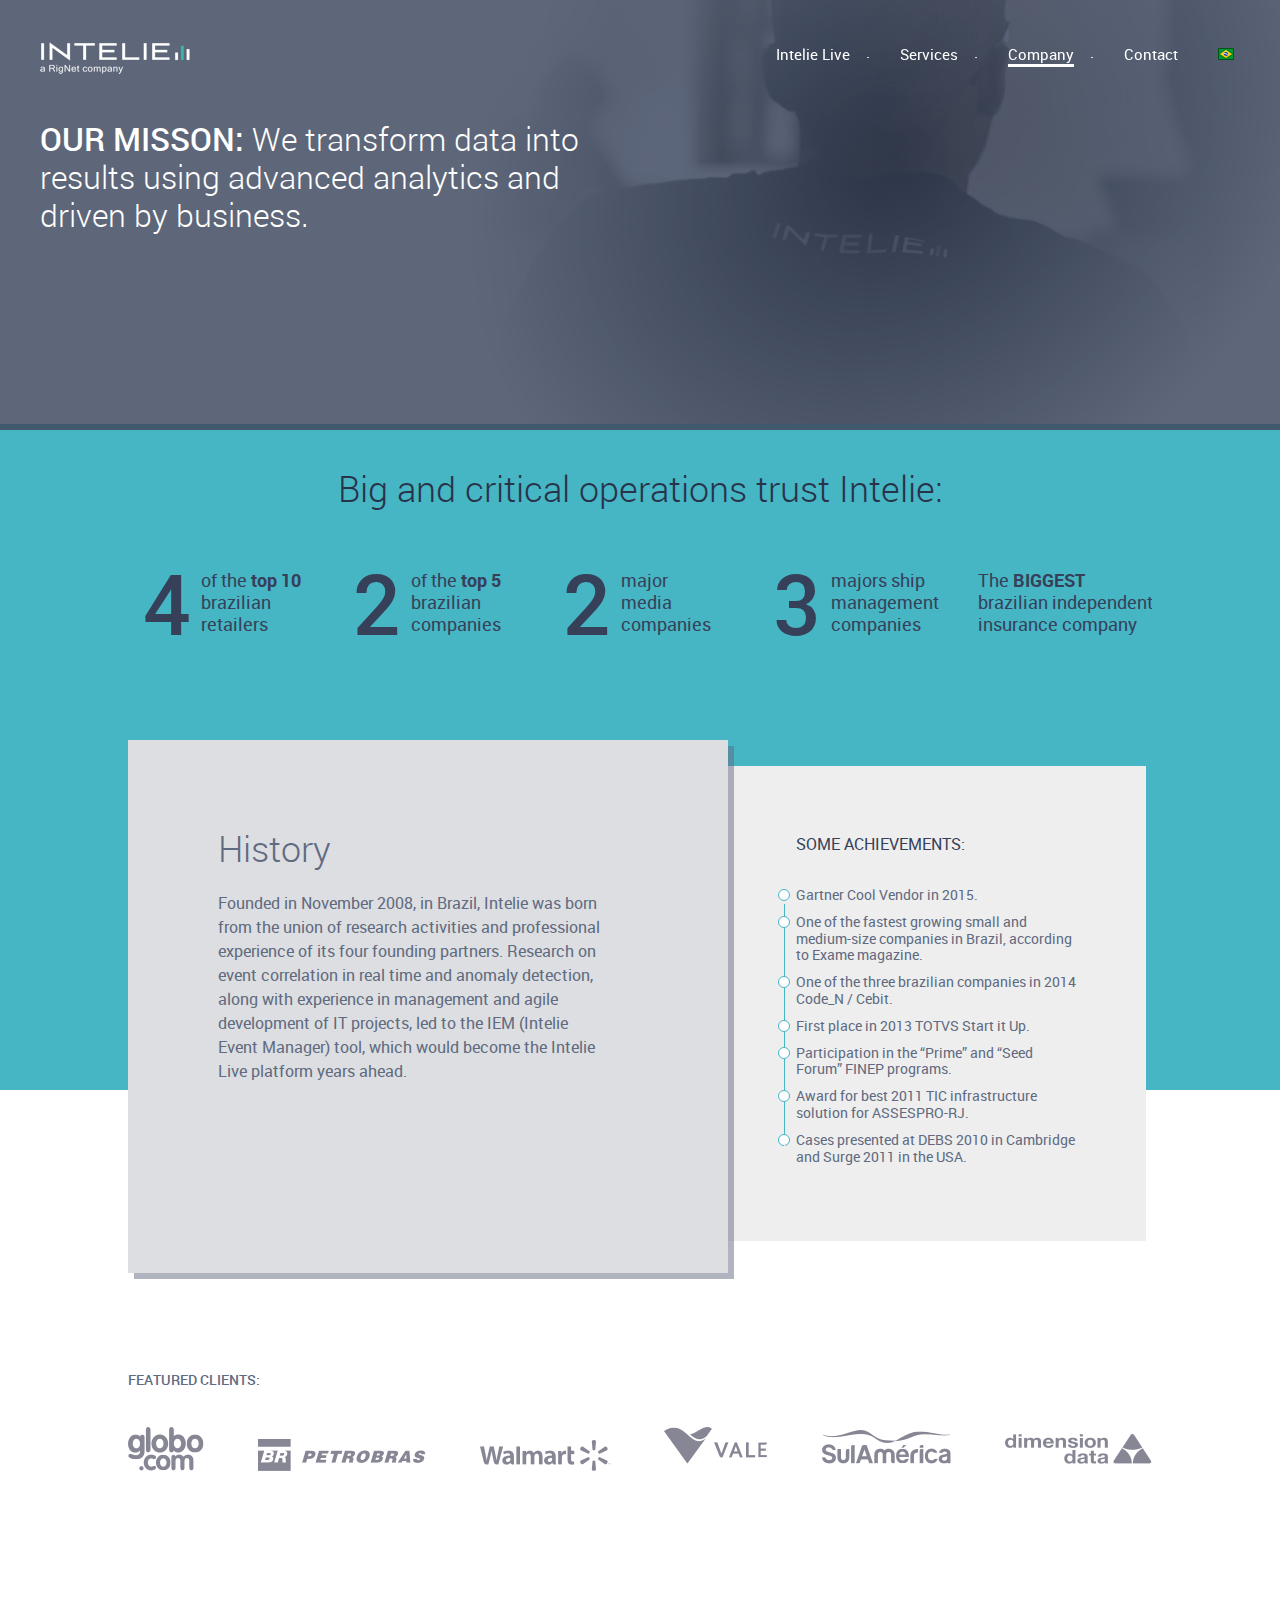
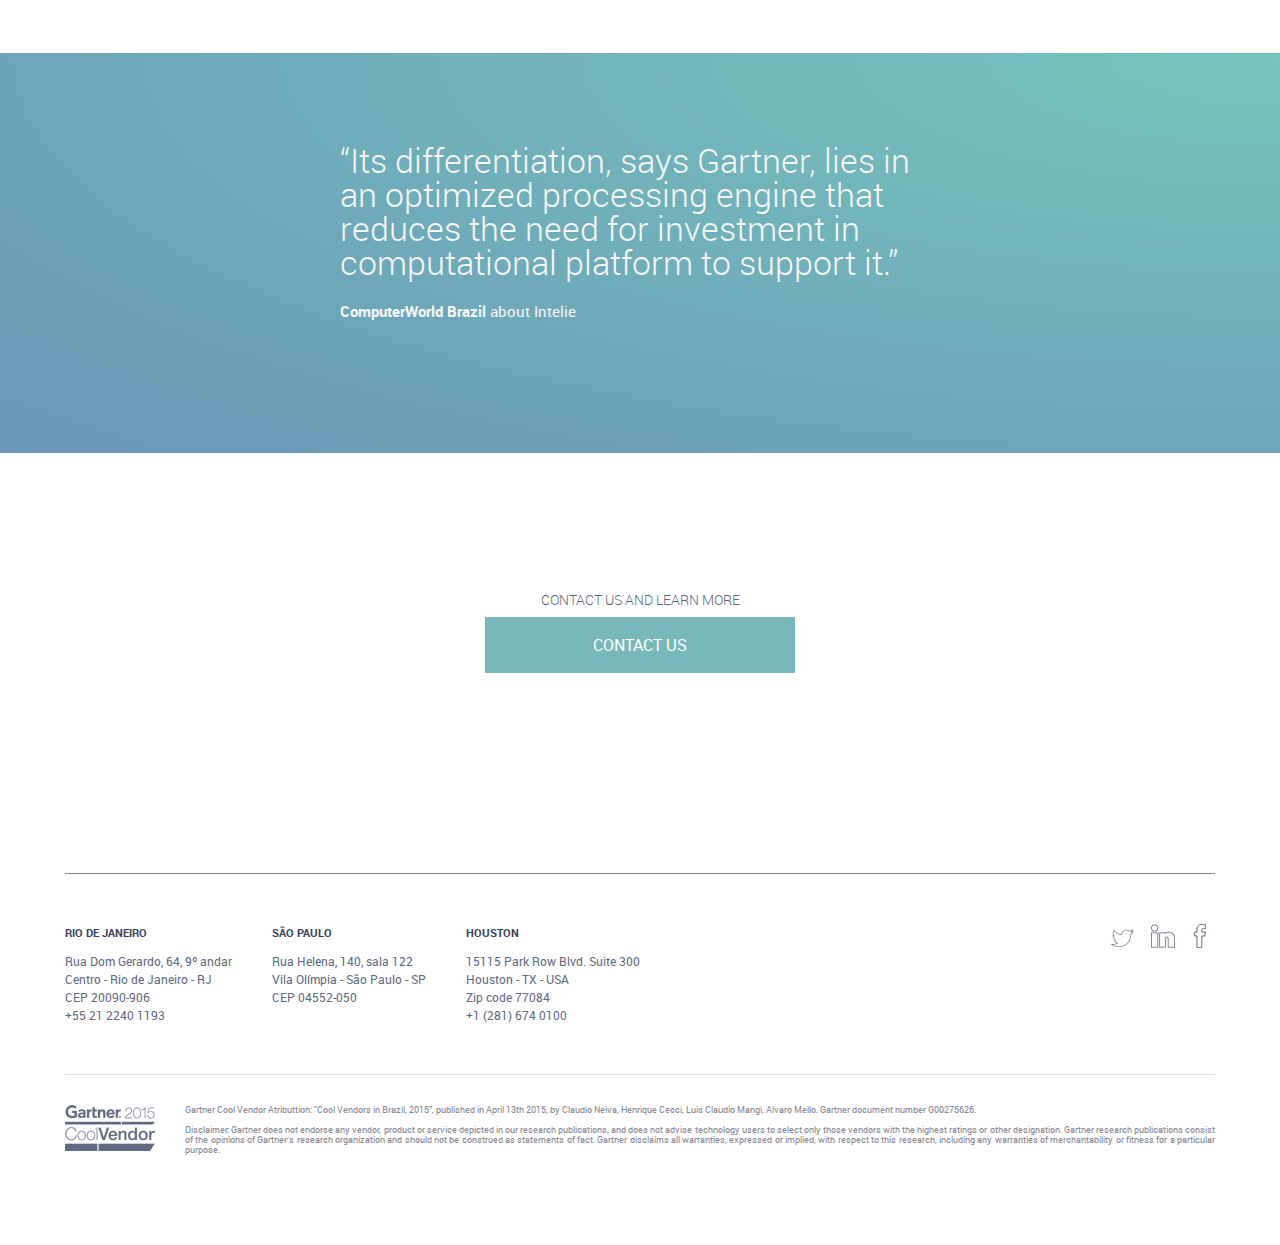
<file: company/index.html>
<!DOCTYPE HTML>
<html>
<head>
    <meta charset="UTF-8">
    <meta name="viewport" content="width=device-width, initial-scale=1">
    <meta name="google-site-verification" content="sk2xghXCeCmkqVSVjWPQQ-6mKHKRc3hZSQ1glFeJfNg">
    <title>Company | Intelie</title>
    <link rel="icon" type="image/x-icon" href="/favicon.png">
    <link rel="shortcut icon" type="image/x-icon" href="/favicon.png">
    <meta name="description" content="We transform data into results using advanced analytics and driven by business.">
    <link rel="canonical" href="/">
    <meta property="og:locale" content="en_US">
    <meta property="og:type" content="article">
    <meta property="og:title" content="Company | Intelie">
    <meta property="og:image" content="http://www.intelie.com/images/logo.png">
    <meta property="og:description" content="We transform data into results using advanced analytics and driven by business.">
    <meta property="og:url" content="/company">
    <meta property="og:site_name" content="Intelie Site">
    <link rel="stylesheet" href="/css/master.css">
    

        <!-- <script type="text/javascript" src="//js.leadin.com/js/v1/2034290.js" id="LeadinEmbed-2034290" crossorigin="use-credentials" async defer></script> -->
        <script type="text/javascript" id="hs-script-loader" async defer src="//js.hs-scripts.com/2518192.js"></script>
</head>
<body id="body-company">
    <!-- Header -->
    <header>
        <div class="navbar">
            <a href="/" class="logo">
                <h1>Intelie</h1>
            </a>

            <nav class="primary-navigation">
                <a href="#" class="menu-toggle">menu</a>
                <ul>
                    <li><a href="/">Home</a></li>
                    <li><a href="/live/">Intelie Live</a></li>
                    <li><a href="/services/">Services</a></li>
                    <li><a href="/company/" class="active">Company</a></li>
                    <li><a href="/contact/">Contact</a></li>
                    <li><a href="http://www.intelie.com.br"><img src="/images/flag-brazil.png"></a></li>
                    <!-- <li><a href="http://blog.intelie.com/" target="_blank">Blog</a></li> -->
                </ul>
            </nav>
        </div>

        <div class="header-caption">
            <h2><strong>OUR MISSON:</strong> We transform data into results using advanced analytics and driven by business.
            </h2>
        </div>
    </header>

    <section class="numbers">
        <h3 class="section-title">Big and critical operations trust Intelie:</h3>

        <div class="data">
            <div class="item">
                <span class="number">4</span>
                <span class="text">of the <strong>top 10</strong> brazilian retailers</span>
            </div>
            <div class="item">
                <span class="number">2</span>
                <span class="text">of the <strong>top 5</strong> brazilian companies</span>
            </div>
            <div class="item">
                <span class="number">2</span>
                <span class="text">major media companies</span>
            </div>
            <div class="item">
                <span class="number">3</span>
                <span class="text">majors ship management companies</span>
            </div>
            <div class="item">
                <div class="text">
                    The <strong>BIGGEST</strong> brazilian independent insurance company
                </div>
            </div>
        </div>
    </section>

    <section class="history">
        <div class="card">
            <div class="card-1">
                <h3>History</h3>

                <p>
                    Founded in November 2008, in Brazil, Intelie was born from the union of research activities and
                    professional experience of its four founding partners.
                    Research on event correlation in real time and anomaly detection, along with experience in management
                    and agile development of IT projects,
                    led to the IEM (Intelie Event Manager) tool, which would become the Intelie Live platform years ahead.
                </p>
            </div>
            <div class="card-2">
                <h3>Some Achievements:</h3>

                <ul>
                    <li>
                        <p>Gartner Cool Vendor in 2015.</p>
                    </li>
                    <li>
                        <p>One of the fastest growing small and medium-size companies in Brazil, according to Exame magazine.</p>
                    </li>
                    <li>
                        <p>One of the three brazilian companies in 2014 Code_N / Cebit.</p>
                    </li>
                    <li>
                        <p>First place in 2013 TOTVS Start it Up.</p>
                    </li>
                    <li>
                        <p>Participation in the “Prime” and “Seed Forum” FINEP programs.</p>
                    </li>
                    <li>
                        <p>Award for best 2011 TIC infrastructure solution for ASSESPRO-RJ.</p>
                    </li>
                    <li>
                        <p>Cases presented at DEBS 2010 in Cambridge and Surge 2011 in the USA.</p>
                    </li>
                </ul>
            </div>
        </div>
    </section>

    <section class="some-companies">
        <div class="container">
            <h3 class="section-title text-left">Featured Clients:</h3>

            <ul class="some-companies-menu-without-testimonial">
                <li>
                    <img src="/images/id-vale.png" alt="" width="104" height="37">
                </li>
                <li>
                    <img src="/images/id-sulamerica.png" alt="" width="129" height="34">
                </li>
                <li>
                    <img src="/images/id-dimension-data.png" alt="" width="147" height="30">
                </li>
            </ul>

            <ul class="some-companies-menu">
                <li>
                    <img src="/images/id-globo-com.png">
                </li>
                <li>
                    <img src="/images/id-petrobras.png">
                </li>
                <li>
                    <img src="/images/id-walmart.png">
                </li>
            </ul>
        </div>
    </section>

    <section class="featured-quote">
        <div class="container">
            <h4>
                “Its differentiation, says Gartner, lies in an optimized processing engine that reduces the need for
                investment in computational platform to support it.”
            </h4>
            <p>
                <strong>ComputerWorld Brazil</strong> about Intelie
            </p>
        </div>
    </section>

    <section class="more-information text-center">
        <div class="container">
            <h3 class="section-title">CONTACT US AND LEARN MORE</h3>
            <h3 class="section-title mb">DISCOVER MORE</h3>

            <a href="/contact/" class="btn">CONTACT US</a>
           <!-- <p>or <a href="#" id="show-modal">join our newsletter</a> to stay up to date</p> -->

            <div id="modal">
                <div class="modal-content modal-newsletter">
                    <h3>Join our newsletter to receive updates about Intelie.</h3>
                    
                    <!-- Begin MailChimp Signup Form -->
                    <div id="mc_embed_signup">
                        <form action="//intelie.us9.list-manage.com/subscribe/post?u=5756f2dc51c76ec47b3342392&amp;id=5dacb15317" method="post" id="mc-embedded-subscribe-form" name="mc-embedded-subscribe-form" class="validate" target="_blank" novalidate>
                            <div id="mc_embed_signup_scroll">
                                <div class="mc-field-group">
                                    <label for="mce-EMAIL">Email Address (required) </label>
                                    <input type="email" value="" name="EMAIL" class="required email" id="mce-EMAIL">
                                </div>
                                <div class="mc-field-group">
                                    <label for="mce-NAME">Your Name (required) </label>
                                    <input type="text" value="" name="NAME" class="required" id="mce-NAME">
                                </div>
                                <div class="mc-field-group">
                                    <label for="mce-MMERGE3">Company </label>
                                    <input type="text" value="" name="MMERGE3" class="" id="mce-MMERGE3">
                                </div>
                                <div class="mc-field-group input-group">
                                    <strong>Your Language Preference (required) </strong>
                                    <ul><li><input type="radio" value="English" name="LANG" id="mce-LANG-0"><label for="mce-LANG-0">English</label></li>
                                        <li><input type="radio" value="Portuguese" name="LANG" id="mce-LANG-1"><label for="mce-LANG-1">Portuguese</label></li>
                                    </ul>
                                </div>

                                        <!-- real people should not fill this in and expect good things - do not remove this or risk form bot signups
                                        <div style="position: absolute; left: -5000px;" aria-hidden="true"><input type="text" name="b_5756f2dc51c76ec47b3342392_5dacb15317" tabindex="-1" value=""></div> -->
                                        <div class="clear"><input type="submit" value="Subscribe" name="subscribe" id="mc-embedded-subscribe" class="button enviar"></div>
                                        <div id="mce-responses" class="clear">
                                            <div class="response" id="mce-error-response" style="display:none"></div>
                                            <div class="response" id="mce-success-response" style="display:none"></div>
                                        </div> 
                                    </div>
                                </form>
                            </div>
                            <script type='text/javascript' src='//s3.amazonaws.com/downloads.mailchimp.com/js/mc-validate.js'></script><script type='text/javascript'>(function($) {window.fnames = new Array(); window.ftypes = new Array();fnames[0]='EMAIL';ftypes[0]='email';fnames[1]='NAME';ftypes[1]='text';fnames[3]='MMERGE3';ftypes[3]='text';fnames[4]='MMERGE4';ftypes[4]='phone';fnames[5]='LANG';ftypes[5]='radio';}(jQuery));var $mcj = jQuery.noConflict(true);</script>
                            <!--End mc_embed_signup-->
                            
                        </div>
                    </div>
                </div>
            </section>

            <footer>
                <div class="flex-container flex-container-style">
                    <div class="flex-item">
                        <address>
                            <span>RIO DE JANEIRO</span>
                            <span>Rua Dom Gerardo, 64, 9º andar</span>
                            <span>Centro - Rio de Janeiro - RJ</span>
                            <span>CEP 20090-906</span>
                            <a class="phone" href="tel:+552122401193">+55 21 2240 1193</a>
                        </address>
                    </div>
                    <div class="flex-item">
                        <address>
                            <span>SÃO PAULO</span>
                            <span>Rua Helena, 140, sala 122</span>
                            <span>Vila Olímpia - São Paulo - SP</span>
                            <span>CEP 04552-050</span>
                        </address>
                    </div>
                    <div class="flex-item">
                        <address>
                            <span>HOUSTON</span>
                            <span>15115 Park Row Blvd. Suite 300</span>
                            <span>Houston - TX - USA</span>
                            <span>Zip code 77084</span>
                            <a class="phone" href="tel:+12816740100">+1 (281) 674 0100</a>
                        </address>
                    </div>

                    <ul class="flex-item social-buttons">
                        <li><a target="_blank" class="twitter" alt="twitter" href="https://www.twitter.com/intelie"></a></li>
                        <li><a target="_blank" class="linkedin" alt="linkedin" href="https://www.linkedin.com/company/intelie"></a></li>
                        <li><a target="_blank" class="facebook" alt="facebook" href="https://www.facebook.com/intelie"></a></li>
                    </ul>
                </div>

                <div class="footer-append">
                    <div class="container">
                        <img src="/images/id-gartner.png">
                        <p>
                            Gartner Cool Vendor Atributtion: "Cool Vendors in Brazil, 2015", published in April 13th 2015, by
                            Claudio Neiva, Henrique Cecci, Luis Claudio Mangi, Alvaro Mello. Gartner document number G00275626.
                        </p>

                        <p> Disclaimer: Gartner does not endorse any vendor, product or service depicted in our research
                            publications, and does not advise technology users to select only those vendors with the highest ratings
                            or other designation. Gartner research publications consist of the opinions of Gartner’s research
                            organization and should not be construed as statements of fact. Gartner disclaims all warranties,
                            expressed or implied, with respect to this research, including any warranties of merchantability or
                            fitness for a particular purpose.
                        </p>
                    </div>
                </div>
            </footer>

            <script src="/js/lib.js" type="text/javascript" charset="utf-8"></script>
            <script src="/js/main.js" type="text/javascript" charset="utf-8"></script>

            <script>
            (function(i,s,o,g,r,a,m){i['GoogleAnalyticsObject']=r;i[r]=i[r]||function(){
              (i[r].q=i[r].q||[]).push(arguments)},i[r].l=1*new Date();a=s.createElement(o),
              m=s.getElementsByTagName(o)[0];a.async=1;a.src=g;m.parentNode.insertBefore(a,m)
          })(window,document,'script','//www.google-analytics.com/analytics.js','ga');

          ga('create', 'UA-33856039-1', 'auto');
          ga('set', 'anonymizeIp', true);
          ga('send', 'pageview');

          </script>
      </body>
      </html>
</file>
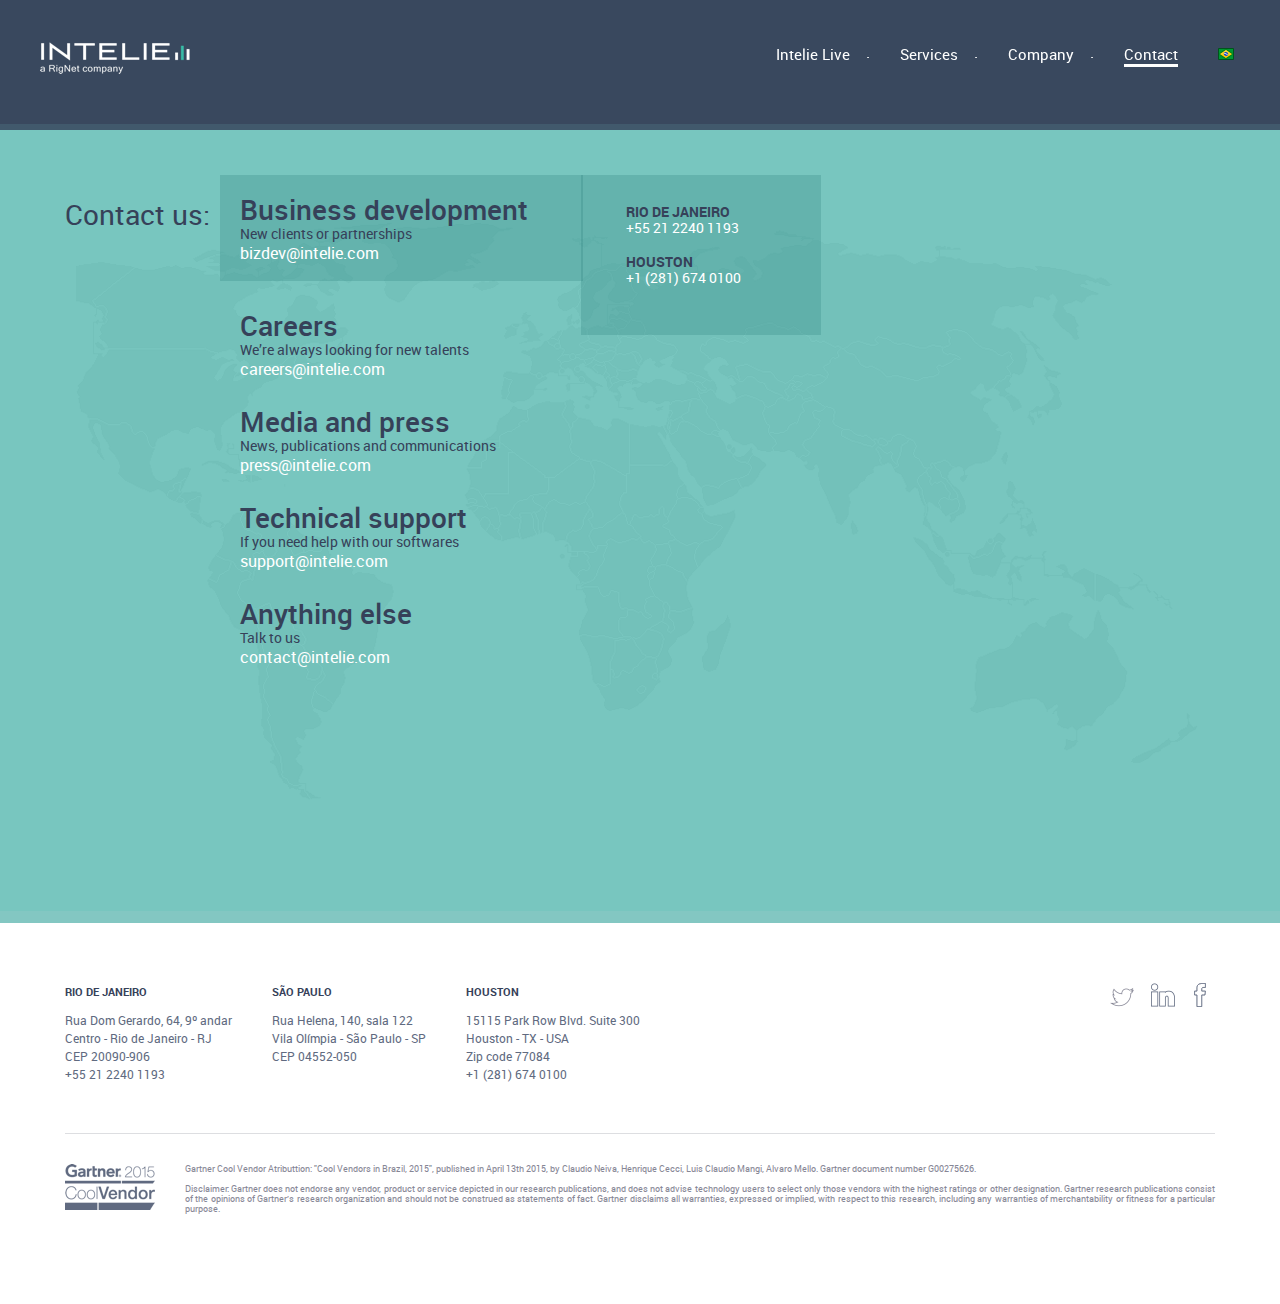
<file: contact/index.html>
<!DOCTYPE HTML>
<html>
<head>
    <meta charset="UTF-8">
    <meta name="viewport" content="width=device-width, initial-scale=1">
    <meta name="google-site-verification" content="sk2xghXCeCmkqVSVjWPQQ-6mKHKRc3hZSQ1glFeJfNg">
    <title>Contact | Intelie</title>
    <link rel="icon" type="image/x-icon" href="/favicon.png">
    <link rel="shortcut icon" type="image/x-icon" href="/favicon.png">
    <meta name="description" content="We transform data into results using advanced analytics and driven by business.">
    <link rel="canonical" href="/">
    <meta property="og:locale" content="en_US">
    <meta property="og:type" content="article">
    <meta property="og:title" content="Contact | Intelie">
    <meta property="og:image" content="http://www.intelie.com/images/logo.png">
    <meta property="og:description" content="We transform data into results using advanced analytics and driven by business.">
    <meta property="og:url" content="/contact">
    <meta property="og:site_name" content="Intelie Site">
    

    <link rel="stylesheet" href="/css/master.css">
    
    <!-- Start of Leadin Embed -->
        <!-- <script type="text/javascript" src="//js.leadin.com/js/v1/2034290.js" id="LeadinEmbed-2034290" crossorigin="use-credentials" async defer></script> -->
        <script type="text/javascript" id="hs-script-loader" async defer src="//js.hs-scripts.com/2518192.js"></script>
    <!-- End of Leadin Embed -->   
</head>
<body id="body-contact">
    <!-- Header -->
    <header>
        <div class="navbar">
            <a href="/" class="logo">
                <h1>Intelie</h1>
            </a>

            <nav class="primary-navigation">
                <a href="#" class="menu-toggle">menu</a>
                <ul>
                    <li><a href="/">Home</a></li>
                    <li><a href="/live/">Intelie Live</a></li>
                    <li><a href="/services/">Services</a></li>
                    <li><a href="/company/">Company</a></li>
                    <li><a href="/contact/" class="active">Contact</a></li>
                    <li><a href="http://www.intelie.com.br"><img src="/images/flag-brazil.png"></a></li>
                    <!-- <li><a href="http://blog.intelie.com/" target="_blank">Blog</a></li> -->
                </ul>
            </nav>
        </div>

    </header>


    <section class="contact">
        <div class="container">
            <h3 class="section-title">Contact us:</h3>

            <aside>
                <dl>
                    <div class="first-item">
                        <dt>Business development</dt>
                        <dd>New clients or partnerships</dd>
                        <a href="mailto:bizdev@intelie.com" target="_blank">bizdev@intelie.com</a>
                    </div>

                    <div class="phones">
                        <ul>
                            <li>
                                <p>Rio de Janeiro</p>
                                <a href="tel:+552122401193">+55 21 2240 1193</a>
                            </li>
                            <li>
                                <p>Houston</p>
                                <a href="tel:+12816740100">+1 (281) 674 0100</a>
                            </li>
                        </ul>
                    </div>

                    <dt>Careers</dt>
                    <dd>We’re always looking for new talents</dd>
                    <a href="mailto:careers@intelie.com" target="_blank">careers@intelie.com</a>

                    <dt>Media and press</dt>
                    <dd>News, publications and communications</dd>
                    <a href="mailto:press@intelie.com" target="_blank">press@intelie.com</a>

                    <dt>Technical support</dt>
                    <dd>If you need help with our softwares</dd>
                    <a href="mailto:support@intelie.com" target="_blank">support@intelie.com</a>

                    <dt>Anything else</dt>
                    <dd>Talk to us</dd>
                    <a href="mailto:contact@intelie.com" target="_blank">contact@intelie.com</a>

                    <!-- <dt>Newsletter</dt>
                    <dd>Join our newsletter and stay updated</dd>
                    <button class="btn" id="show-modal">subscribe newsletter</button> -->


                </dl>
            </aside>
        </div>

    </section>

    <footer>
        <div class="flex-container flex-container-style">
            <div class="flex-item">
                        <address>
                            <span>RIO DE JANEIRO</span>
                            <span>Rua Dom Gerardo, 64, 9º andar</span>
                            <span>Centro - Rio de Janeiro - RJ</span>
                            <span>CEP 20090-906</span>
                            <a class="phone" href="tel:+552122401193">+55 21 2240 1193</a>
                        </address>
                    </div>
                    <div class="flex-item">
                        <address>
                            <span>SÃO PAULO</span>
                            <span>Rua Helena, 140, sala 122</span>
                            <span>Vila Olímpia - São Paulo - SP</span>
                            <span>CEP 04552-050</span>
                        </address>
                    </div>
            <div class="flex-item">
                <address>
                    <span>HOUSTON</span>
                    <span>15115 Park Row Blvd. Suite 300</span>
                    <span>Houston - TX - USA</span>
                    <span>Zip code 77084</span>
                    <a class="phone" href="tel:+12816740100">+1 (281) 674 0100</a>
                </address>
            </div>

            <ul class="flex-item social-buttons">
                <li><a target="_blank" class="twitter" alt="twitter" href="https://www.twitter.com/intelie"></a></li>
                <li><a target="_blank" class="linkedin" alt="linkedin" href="https://www.linkedin.com/company/intelie"></a></li>
                <li><a target="_blank" class="facebook" alt="facebook" href="https://www.facebook.com/intelie"></a></li>
            </ul>
        </div>

        <div class="footer-append">
            <div class="container">
                <img src="/images/id-gartner.png" alt="">
                <p>
                    Gartner Cool Vendor Atributtion: "Cool Vendors in Brazil, 2015", published in April 13th 2015, by
                    Claudio Neiva, Henrique Cecci, Luis Claudio Mangi, Alvaro Mello. Gartner document number G00275626.
                </p>

                <p> Disclaimer: Gartner does not endorse any vendor, product or service depicted in our research
                    publications, and does not advise technology users to select only those vendors with the highest ratings
                    or other designation. Gartner research publications consist of the opinions of Gartner’s research
                    organization and should not be construed as statements of fact. Gartner disclaims all warranties,
                    expressed or implied, with respect to this research, including any warranties of merchantability or
                    fitness for a particular purpose.
                </p>
            </div>
        </div>
    </footer>

    <script src="/js/lib.js" type="text/javascript" charset="utf-8"></script>
    <script src="/js/main.js" type="text/javascript" charset="utf-8"></script>

    <script>
    (function(i,s,o,g,r,a,m){i['GoogleAnalyticsObject']=r;i[r]=i[r]||function(){
      (i[r].q=i[r].q||[]).push(arguments)},i[r].l=1*new Date();a=s.createElement(o),
      m=s.getElementsByTagName(o)[0];a.async=1;a.src=g;m.parentNode.insertBefore(a,m)
  })(window,document,'script','//www.google-analytics.com/analytics.js','ga');

  ga('create', 'UA-33856039-1', 'auto');
  ga('set', 'anonymizeIp', true);
  ga('send', 'pageview');

  </script>
</body>
</html>
</file>
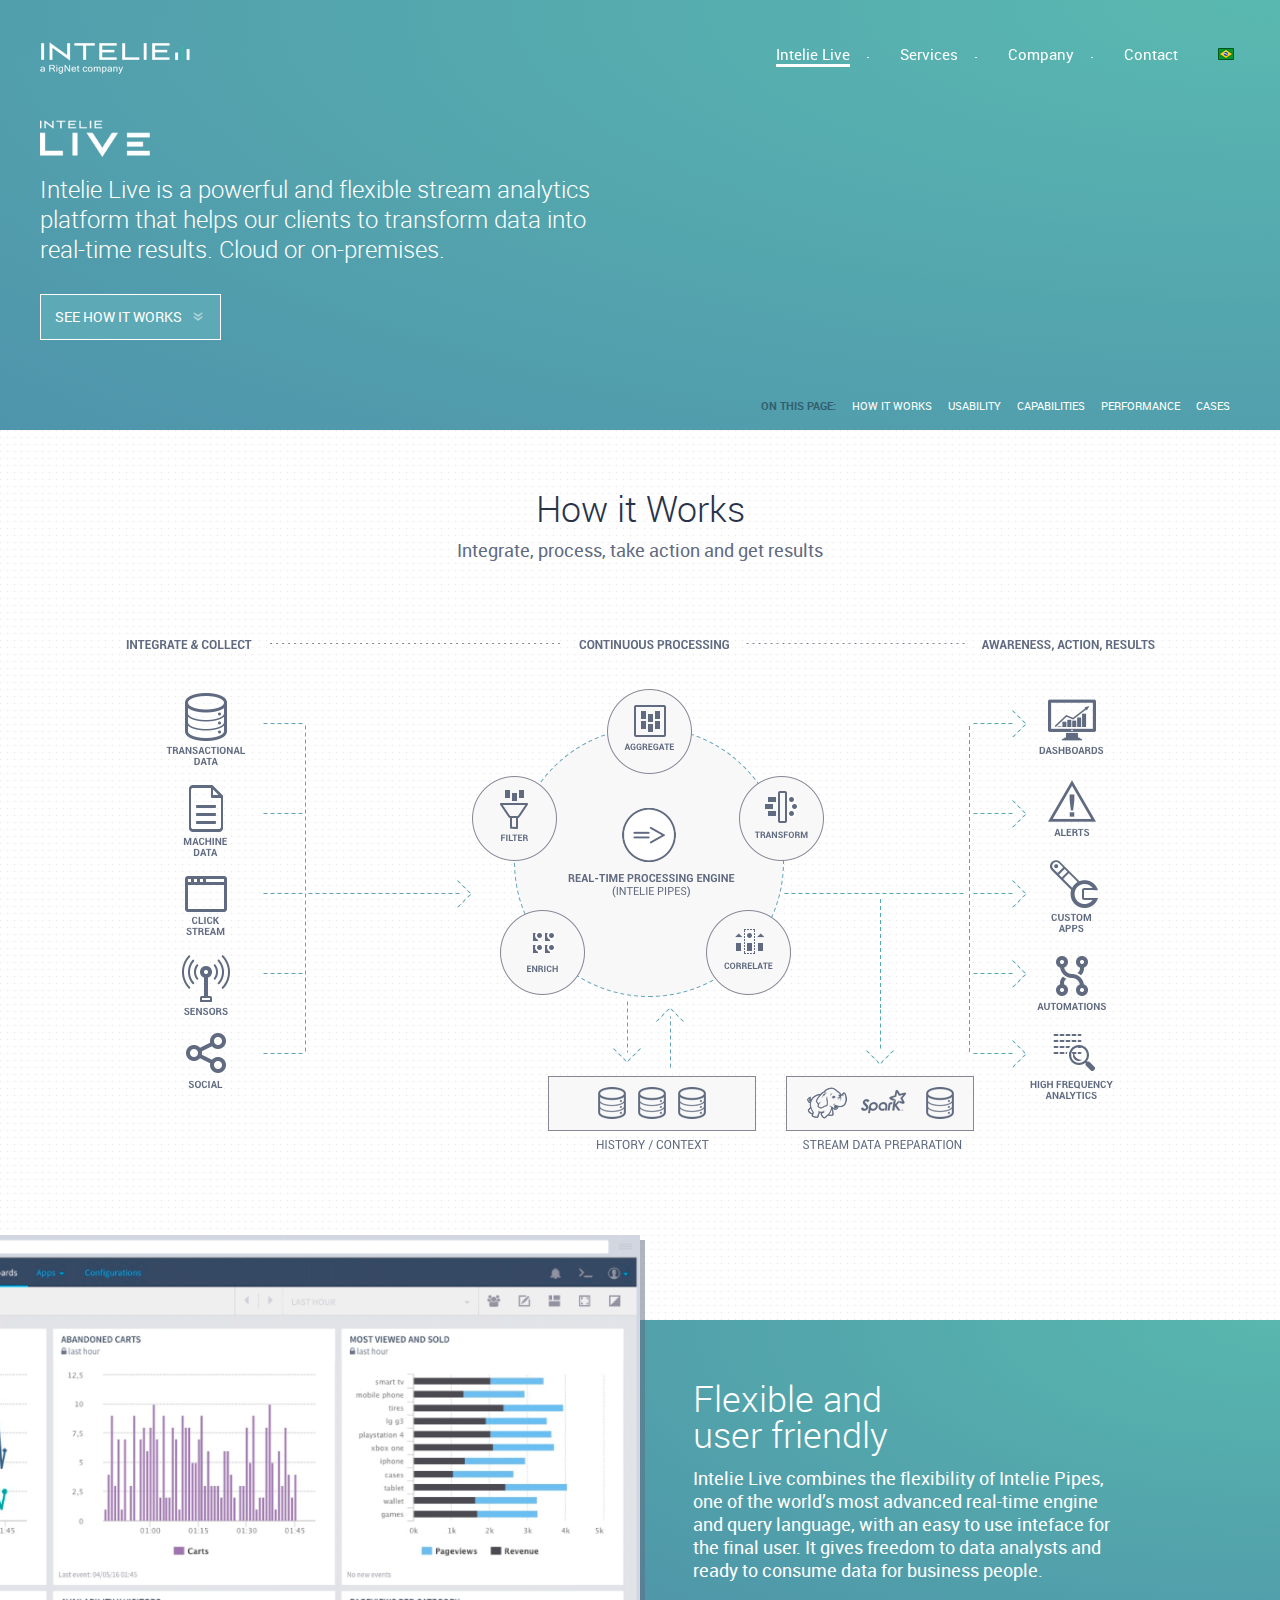
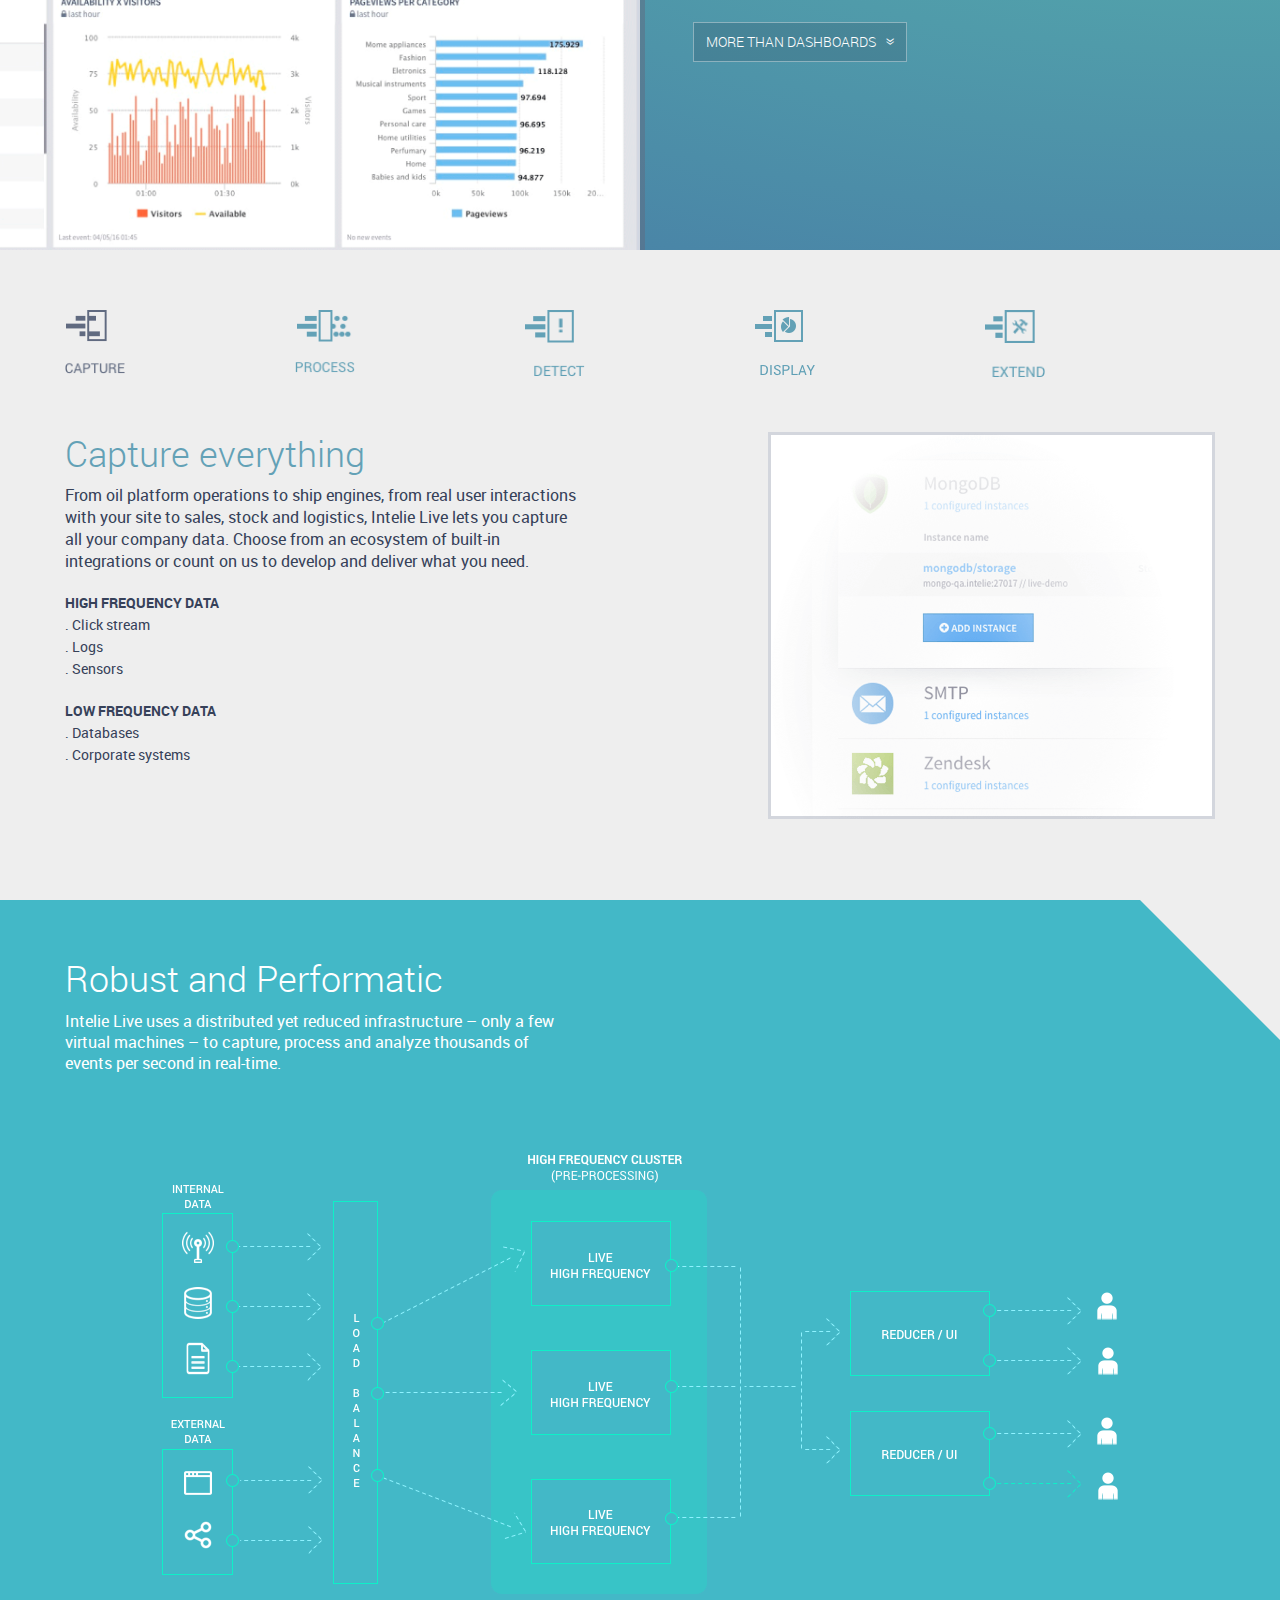
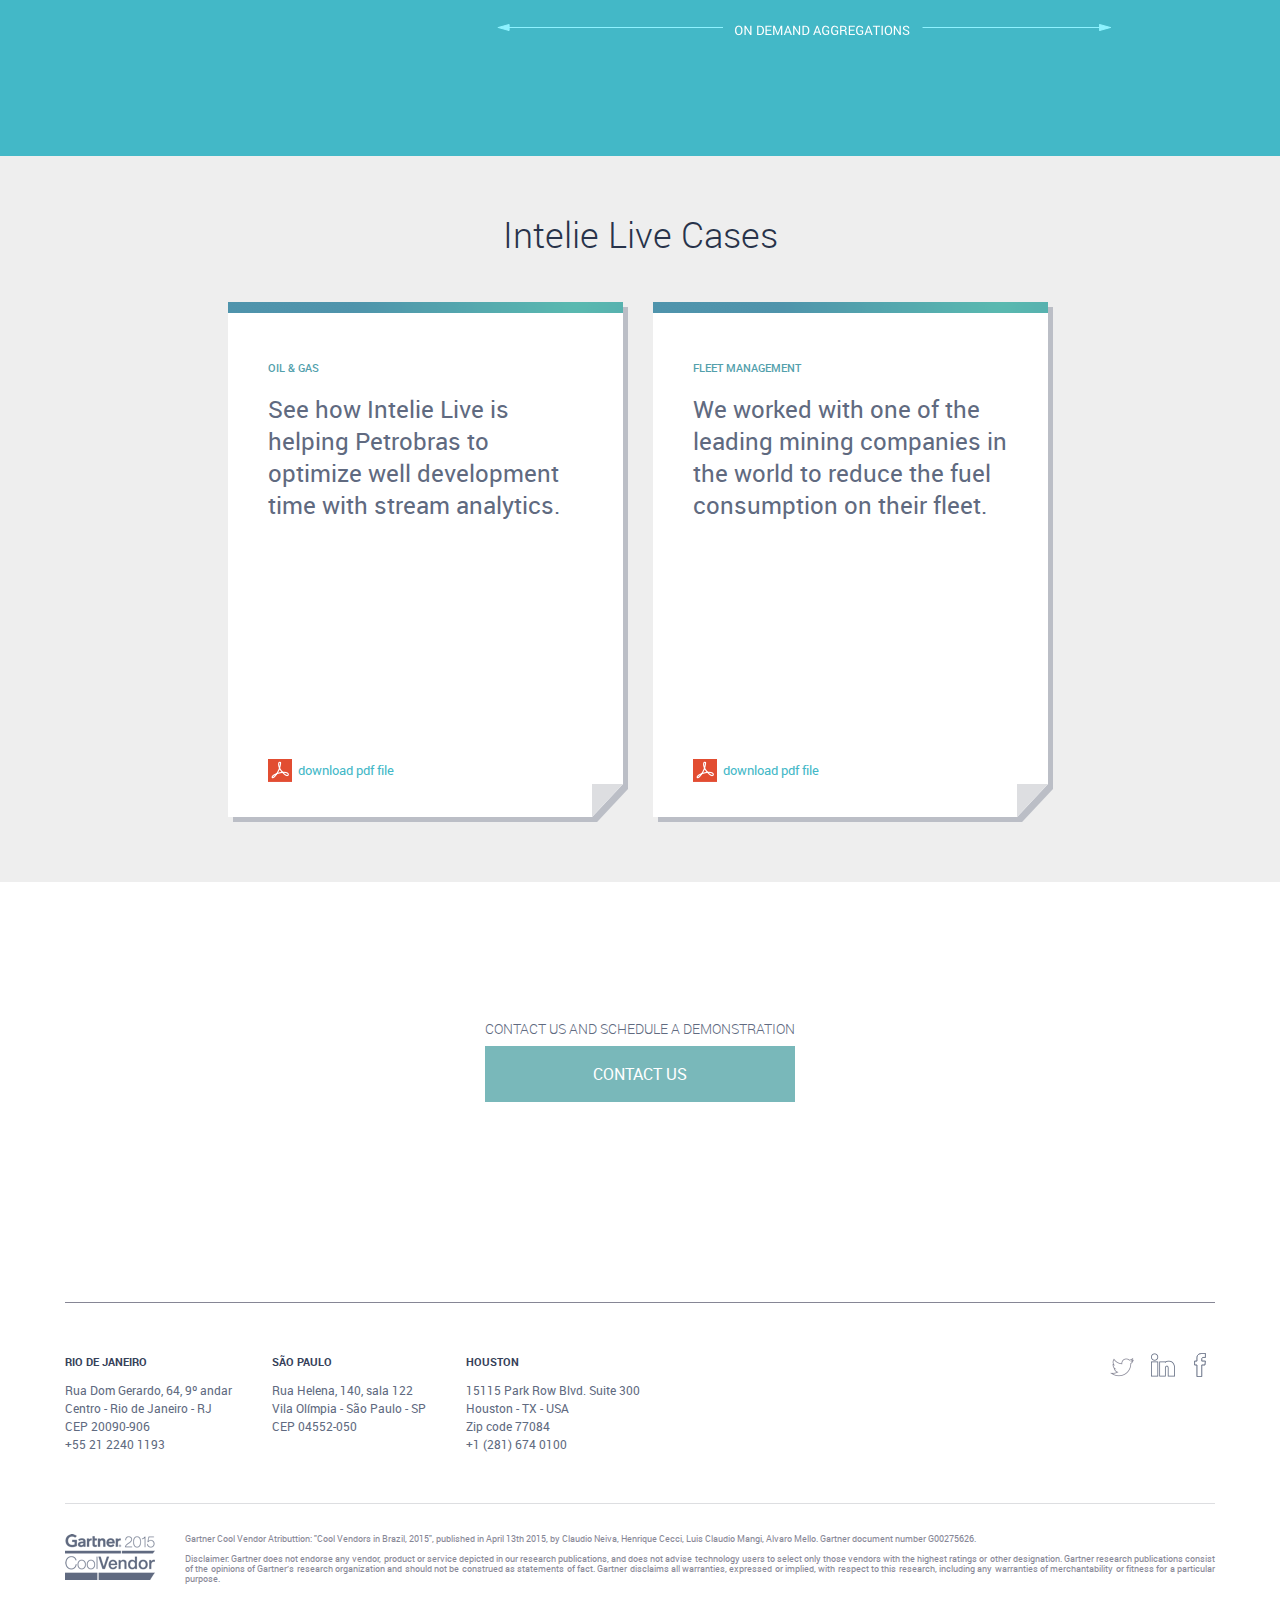
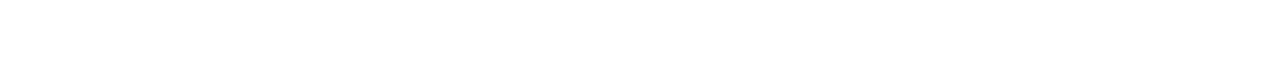
<file: live/index.html>
<!DOCTYPE HTML>
<html>

<head>
    <meta charset="UTF-8">
    <meta name="viewport" content="width=device-width, initial-scale=1">
    <meta name="google-site-verification" content="sk2xghXCeCmkqVSVjWPQQ-6mKHKRc3hZSQ1glFeJfNg">
    <title>Intelie Live</title>
    <link rel="icon" type="image/x-icon" href="/favicon.png">
    <link rel="shortcut icon" type="image/x-icon" href="/favicon.png">
    <meta name="description" content="We transform data into results using advanced analytics and driven by business.">
    <link rel="canonical" href="/">
    <meta property="og:locale" content="en_US">
    <meta property="og:type" content="article">
    <meta property="og:title" content="Intelie Live">
    <meta property="og:image" content="http://www.intelie.com/images/logo.png">
    <meta property="og:description"
    content="We transform data into results using advanced analytics and driven by business.">
    <meta property="og:url" content="/live">
    <meta property="og:site_name" content="Intelie Site">
    

    <link rel="stylesheet" href="/css/master.css">
    
    <!-- Start of Leadin Embed -->
        <!-- <script type="text/javascript" src="//js.leadin.com/js/v1/2034290.js" id="LeadinEmbed-2034290" crossorigin="use-credentials" async defer></script> -->
        <script type="text/javascript" id="hs-script-loader" async defer src="//js.hs-scripts.com/2518192.js"></script>
    <!-- End of Leadin Embed -->   
</head>

<body id="body-live">
    <!-- Header -->
    <header>
        <div class="navbar">
            <a href="/" class="logo">
                <h1>Intelie</h1>
            </a>

            <nav class="primary-navigation">
                <a href="#" class="menu-toggle">menu</a>
                <ul>
                    <li><a href="/">Home</a></li>
                    <li><a href="/live/" class="active">Intelie Live</a></li>
                    <li><a href="/services/">Services</a></li>
                    <li><a href="/company/">Company</a></li>
                    <li><a href="/contact/">Contact</a></li>
                    <li><a href="http://www.intelie.com.br"><img src="/images/flag-brazil.png"></a></li>
                    <!-- <li><a href="http://blog.intelie.com/" target="_blank">Blog</a></li> -->
                </ul>
            </nav>
        </div>


        <div class="header-caption">
            <img src="/images/id-live.png" alt="Inteli Live" class="live-logo"/>
            <p>Intelie Live is a powerful and flexible stream analytics platform that helps our clients to transform data
                into real-time results. Cloud or on-premises. </p>
                <a href="#section-index-how-it-works" class="scroll-to">See how it works <span
                    class="arrow bottom">&raquo;</span></a>
                </div>

                <nav class="index-navigation">
                    <ul>
                        <li><a href="#">ON THIS PAGE:</a></li>
                        <li><a href="#section-index-how-it-works">HOW IT WORKS</a></li>
                        <li><a href="#section-index-usability">USABILITY</a></li>
                        <li><a href="#section-index-capabilities">CAPABILITIES</a></li>
                        <li><a href="#section-index-performance">PERFORMANCE</a></li>
                        <li><a href="#section-index-cases">CASES</a></li>
                    </ul>
                </nav>


            </header>


            <!-- Section -->
            <section id="section-index-how-it-works" class="section section-how-it-works">
                <div class="section-body">
                    <h3 class="section-title">How it Works</h3>
                    <p class="section-content">
                        Integrate, process, take action and get results
                    </p>

                    <div class="section-how-it-works-img"></div>
                </div>
            </section>

            <!-- Section -->
            <section id="section-index-usability" class="section section-usability">
                <div class="section-body">
                    <img src="/images/dashlive.png" alt=""/>
                    <h3 class="section-title text-left">Flexible and <br/> user friendly</h3>
                    <p class="section-content">
                        Intelie Live combines the flexibility of Intelie Pipes, one of the world’s most
                        advanced real-time engine and query language, with an easy to use inteface for the final
                        user. It gives freedom to data analysts and ready to consume data for business people.
                    </p>
                    <a href="#section-index-capabilities" class="btn scroll-to">MORE THAN DASHBOARDS <span
                        class="arrow bottom">&raquo;</span></a>
                    </div>

                </section>

                <!-- Section -->
                <section id="section-index-capabilities" class="section section-capabilities">
                    <div class="section-body">
                        <!-- empty element for pager links -->
                        <ul id=section-capabilities-pager class="center external"></ul>
                        <div class="cycle-slideshow"
                        data-cycle-swipe="false"
                        data-cycle-timeout="20000"
                        data-cycle-manual-speed="200"
                        data-cycle-slides=".capability"
                        data-cycle-pager="#section-capabilities-pager"
                        data-pager-template="<li><span></span></li>">

                        <!-- Capture -->
                        <div class="capability">
                            <div class="capability-text">
                                <h3 class="capability-title">Capture everything</h3>
                                <p>
                                    From oil platform operations to ship engines, from real user interactions with your site to
                                    sales, stock and logistics, Intelie Live lets you capture all your company data. Choose from an
                                    ecosystem of built-in integrations
                                    or count on us to develop and deliver what you need.
                                </p>

                                <strong>HIGH FREQUENCY DATA</strong>
                                <ul>
                                    <li>. Click stream</li>
                                    <li>. Logs</li>
                                    <li>. Sensors</li>
                                </ul>

                                <strong>LOW FREQUENCY DATA</strong>
                                <ul>
                                    <li>. Databases</li>
                                    <li>. Corporate systems</li>
                                </ul>
                            </div>
                            <div class="capability-image">
                                <img src="/images/bkg-live-capture.png" alt="" align="right"/>
                            </div>
                        </div>

                        <!-- Process -->
                        <div class="capability">
                            <div class="capability-text">
                                <h3 class="capability-title">Process with Pipes</h3>
                                <p>
                                    Intelie Pipes is a query language and distributed in-memory analytics engine. Capable of
                                    analyzing hundred of thousands of events per second using lesser computational resources.
                                    <br>
                                    <br> In fact, one of the world most advanced real-time analytics technology.
                                    <br>
                                    <br>

                                    <a href="http://pipes.intelie.com" target="_blank">Visit pipes.intelie.com</a>

                                    <br>

                                </p>
                            </div>
                            <div class="capability-image">
                                <img src="/images/bkg-live-process.png" alt="" align="right"/>
                            </div>
                        </div>

                        <!-- Detect -->
                        <div class="capability">
                            <div class="capability-text">
                                <h3 class="capability-title">Pattern and anomaly detection</h3>
                                <p>
                                    Intelie Live continuous monitoring scenarios and predictive analytics capabilities deliver
                                    alerts with the information you need to prevent problems and to foresee opportunities.
                                    <br>
                                    <br> It also lets you organize and spread knowledge at your
                                    company, helping teams to react the right way in each situation.
                                    <br>
                                    <br> Intelie Live brings you to the predictive and prescriptive analytics era.

                                </p>
                            </div>
                            <div class="capability-image">
                                <img src="/images/bkg-live-detect.png" alt="" align="right"/>
                            </div>
                        </div>

                        <!-- Display -->
                        <div class="capability">
                            <div class="capability-text">
                                <h3 class="capability-title">Advanced data visualization</h3>
                                <p>
                                    Intelie Live has a big variety of built-in charts ready to display your data in a comprehensive
                                    way.
                                    <br>
                                    <br> You can create real-time dashboards and make them visible for specific teams, giving
                                    permissions to read or to edit.
                                    <br>
                                    <br>

                                </p>
                            </div>
                            <div class="capability-image">
                                <img src="/images/bkg-live-display.png" alt="" align="right"/>
                            </div>
                        </div>

                        <!-- Extend -->
                        <div class="capability">
                            <div class="capability-text">
                                <h3 class="capability-title">Plugins and apps</h3>
                                <p>
                                    Intelie Live is an extensible platform. New types of integrations, support to new query
                                    languages or data outputs can be implemented through plugins. And new ways to interact with your
                                    data can be developed and installed as apps.
                                    <br>
                                    <br>
                                </p>
                            </div>
                            <div class="capability-image">
                                <img src="/images/bkg-live-extend.png" alt="" align="right"/>
                            </div>
                        </div>
                    </div>
                </div>
            </section>

            <!-- Section -->
            <section id="section-index-performance" class="section section-performance">
                <div class="section-body">
                    <h3 class="section-title text-left">Robust and Performatic</h3>

                    <p class="section-content">
                        Intelie Live uses a distributed yet reduced infrastructure – only a few virtual machines – to capture,
                        process and analyze thousands of events per second in real-time.

                    </p>

                    <div class="section-performance-img"></div>
                </div>
            </section>

            <!-- Section -->
            <section id="section-index-cases" class="section section-cases">
                <div class="section-body">
                    <h3 class="section-title">Intelie Live Cases</h3>
                    <div class="cases">
                        <div class="case-grid">
                            <a href="/docs/Case_Intelie_Petrobras_LiveRTO.pdf" target="_blank" class="case-1">

                                <h4>OIL & GAS</h4>
                                <p>See how Intelie Live is helping Petrobras to optimize well development time with stream
                                    analytics. </p>
                                    <span class="download-pdf">download pdf file</span>

                                </a>
                            </div>

                            <div class="case-grid">
                                <a href="/docs/Case_Intelie_Fleet_Mining_Company.pdf" target="_blank" class="case-2">

                                    <h4>FLEET MANAGEMENT</h4>
                                    <p>We worked with one of the leading mining companies in the world to reduce the fuel consumption on
                                        their fleet. </p>
                                        <span class="download-pdf">download pdf file</span>

                                    </a>
                                </div>
                            </div>
                        </div>

                    </section>

                    <!-- Section -->
                    <section class="more-information text-center">
                        <div class="container">
                            <h3 class="section-title">CONTACT US AND SCHEDULE A DEMONSTRATION</h3>
                            <h3 class="section-title mb">DISCOVER MORE</h3>

                            <a href="/contact/" class="btn">CONTACT US</a>
                             <!-- <p>or <a href="#" id="show-modal">join our newsletter</a> to stay up to date</p> -->

                        </div>
            </section>

            <!-- Footer -->
            <footer>
                <div class="flex-container flex-container-style">
                   <div class="flex-item">
                        <address>
                            <span>RIO DE JANEIRO</span>
                            <span>Rua Dom Gerardo, 64, 9º andar</span>
                            <span>Centro - Rio de Janeiro - RJ</span>
                            <span>CEP 20090-906</span>
                            <a class="phone" href="tel:+552122401193">+55 21 2240 1193</a>
                        </address>
                    </div>
                    <div class="flex-item">
                        <address>
                            <span>SÃO PAULO</span>
                            <span>Rua Helena, 140, sala 122</span>
                            <span>Vila Olímpia - São Paulo - SP</span>
                            <span>CEP 04552-050</span>
                        </address>
                    </div>
            <div class="flex-item">
                <address>
                    <span>HOUSTON</span>
                    <span>15115 Park Row Blvd. Suite 300</span>
                    <span>Houston - TX - USA</span>
                    <span>Zip code 77084</span>
                    <a class="phone" href="tel:+12816740100">+1 (281) 674 0100</a>
                </address>
            </div>

            <ul class="flex-item social-buttons">
                <li><a target="_blank" class="twitter" alt="twitter" href="https://www.twitter.com/intelie"></a></li>
                <li><a target="_blank" class="linkedin" alt="linkedin" href="https://www.linkedin.com/company/intelie"></a>
                </li>
                <li><a target="_blank" class="facebook" alt="facebook" href="https://www.facebook.com/intelie"></a></li>
            </ul>
        </div>

        <div class="footer-append">
            <div class="container">
                <img src="/images/id-gartner.png" alt="">
                <p>
                    Gartner Cool Vendor Atributtion: "Cool Vendors in Brazil, 2015", published in April 13th 2015, by
                    Claudio Neiva, Henrique Cecci, Luis Claudio Mangi, Alvaro Mello. Gartner document number G00275626.
                </p>

                <p> Disclaimer: Gartner does not endorse any vendor, product or service depicted in our research
                    publications, and does not advise technology users to select only those vendors with the highest ratings
                    or other designation. Gartner research publications consist of the opinions of Gartner’s research
                    organization and should not be construed as statements of fact. Gartner disclaims all warranties,
                    expressed or implied, with respect to this research, including any warranties of merchantability or
                    fitness for a particular purpose.
                </p>
            </div>
        </div>
    </footer>

    <script src="/js/lib.js" type="text/javascript" charset="utf-8"></script>
    <script src="/js/main.js" type="text/javascript" charset="utf-8"></script>

    <script>
    (function(i,s,o,g,r,a,m){i['GoogleAnalyticsObject']=r;i[r]=i[r]||function(){
      (i[r].q=i[r].q||[]).push(arguments)},i[r].l=1*new Date();a=s.createElement(o),
      m=s.getElementsByTagName(o)[0];a.async=1;a.src=g;m.parentNode.insertBefore(a,m)
  })(window,document,'script','//www.google-analytics.com/analytics.js','ga');

  ga('create', 'UA-33856039-1', 'auto');
  ga('set', 'anonymizeIp', true);
  ga('send', 'pageview');

  </script>
</body>
</html>
</file>
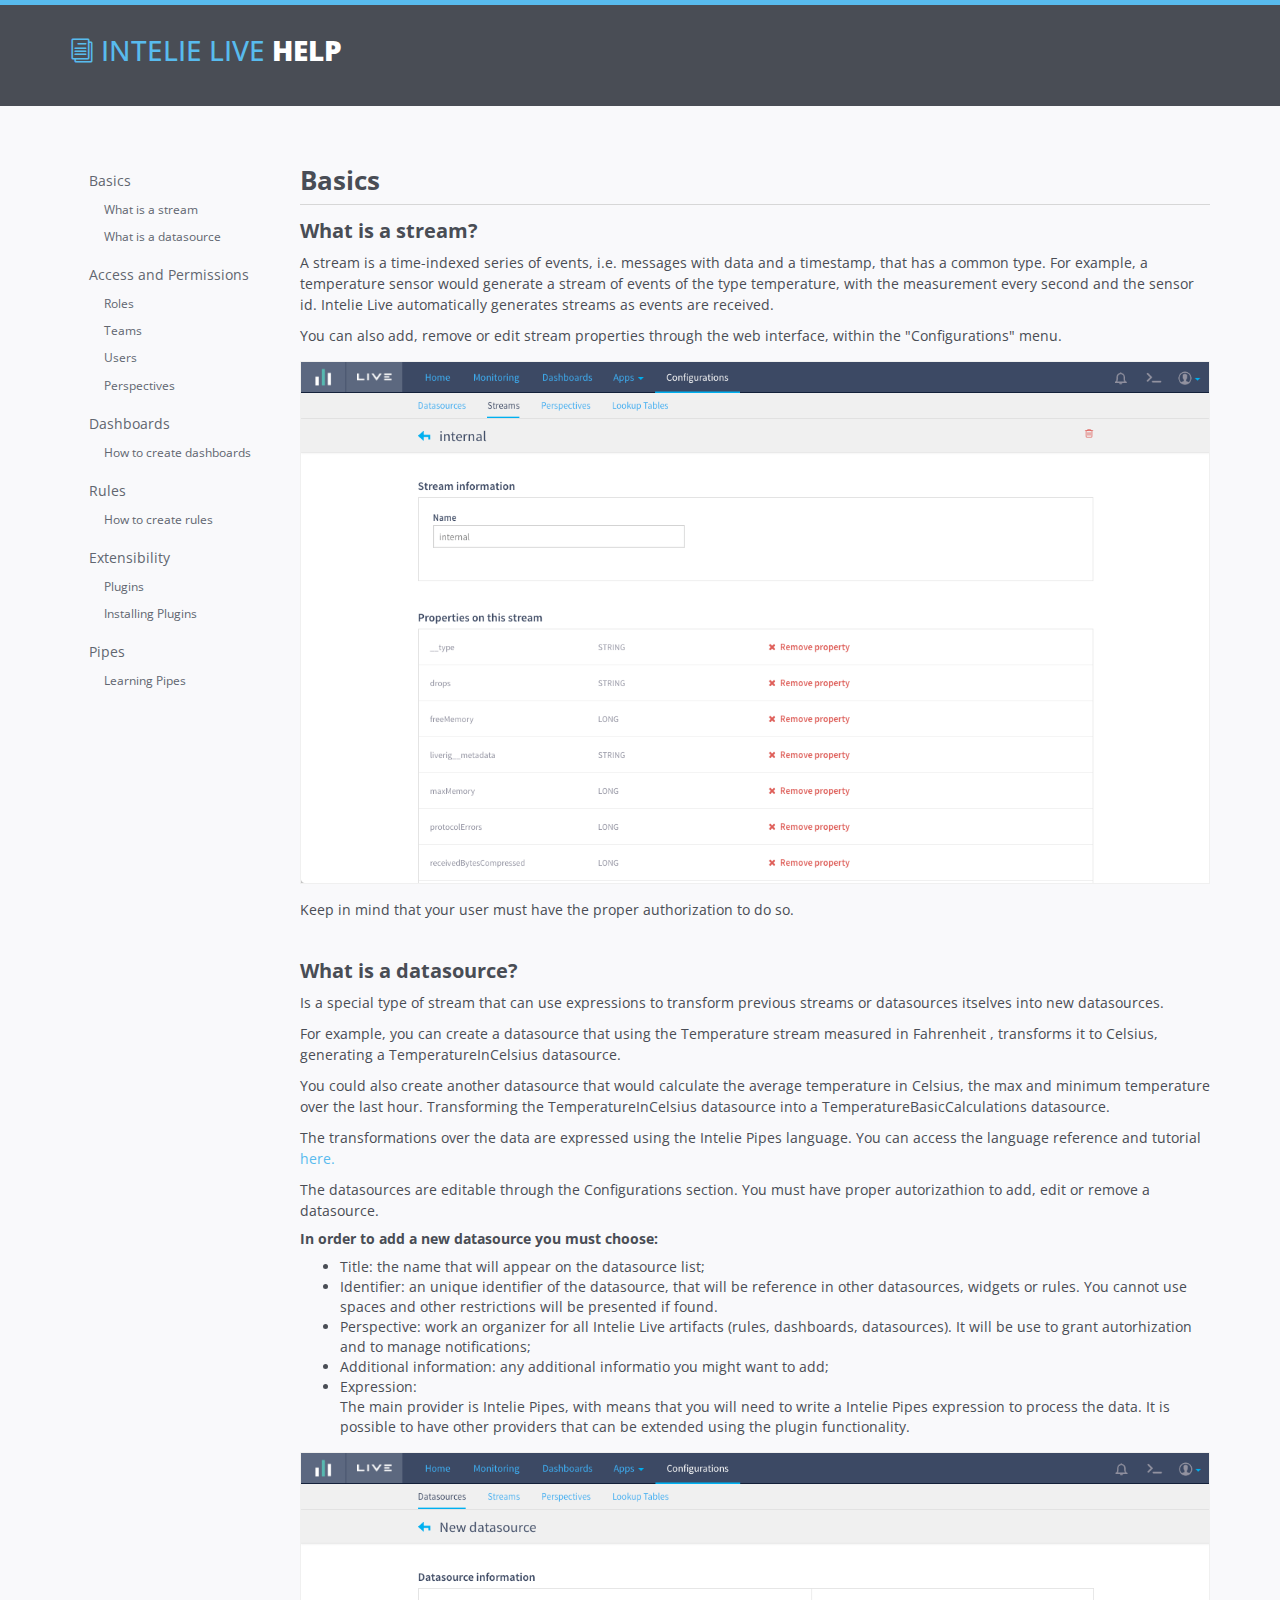
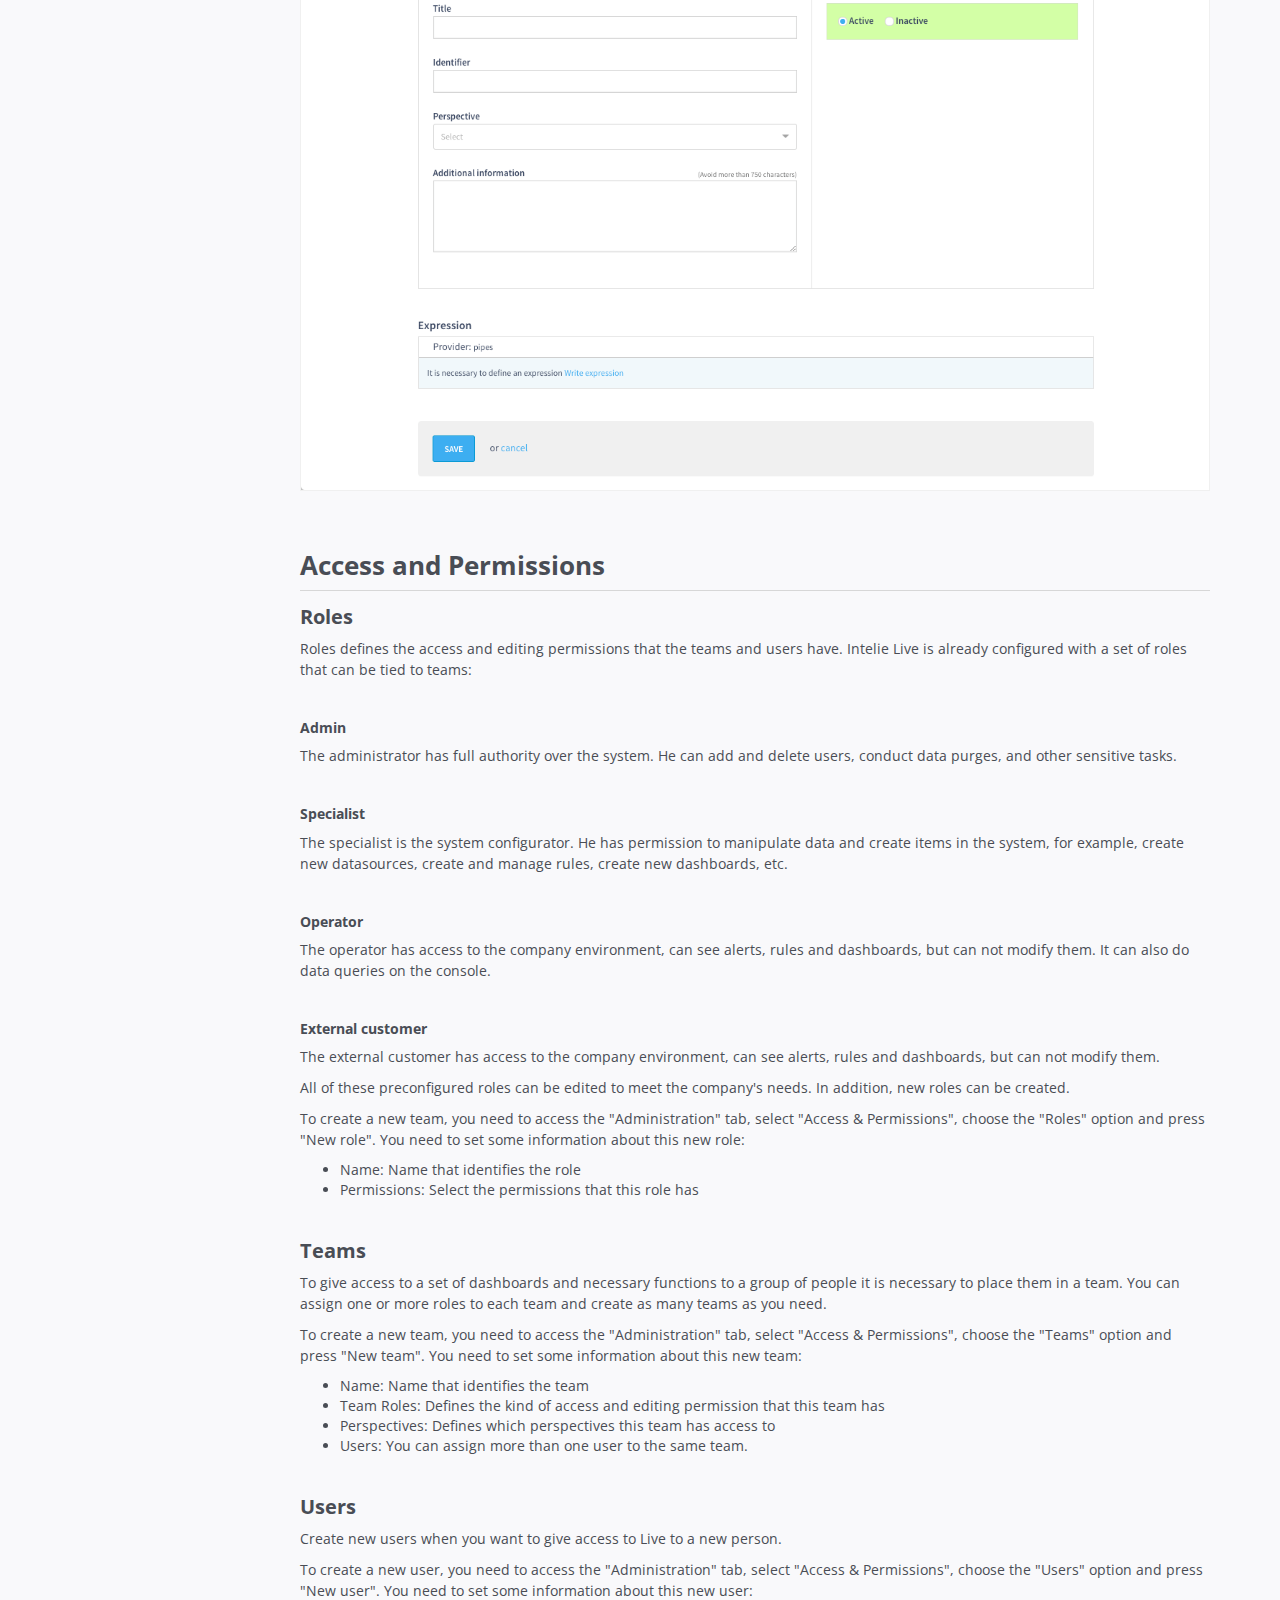
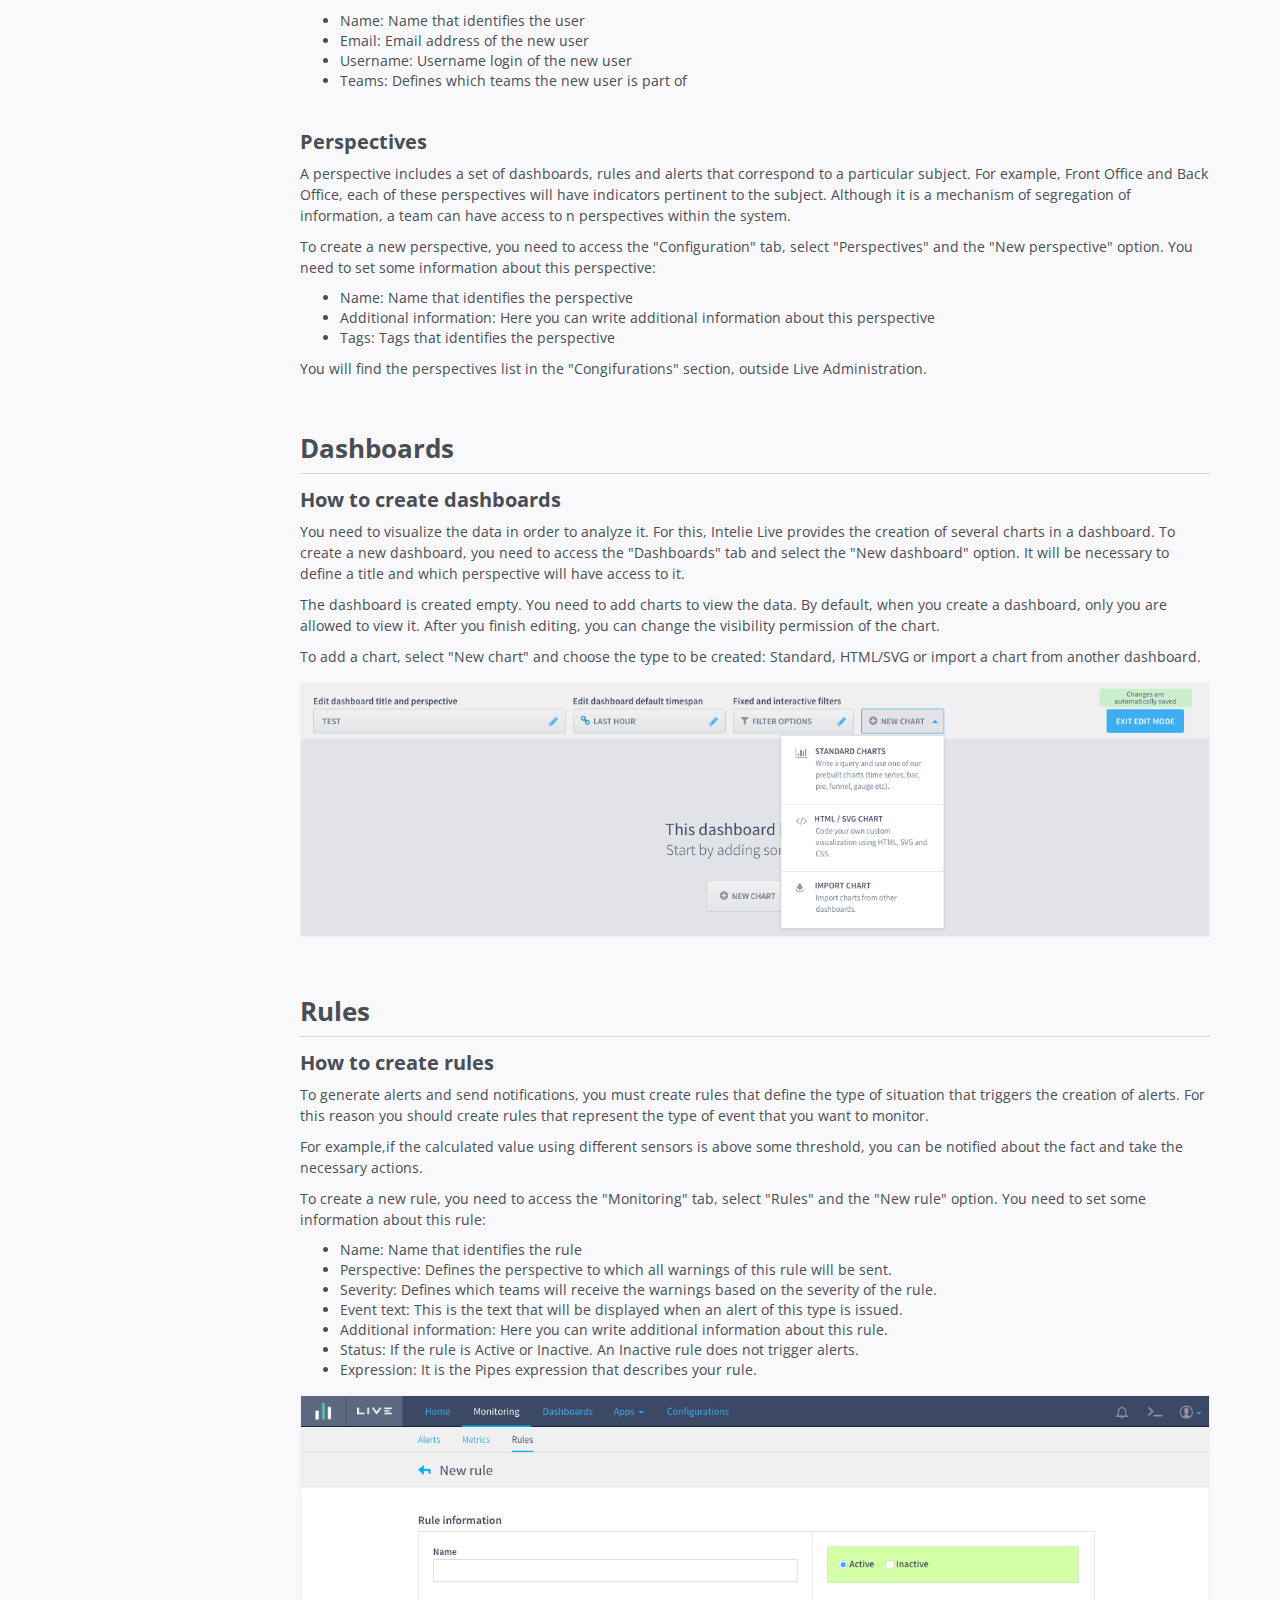
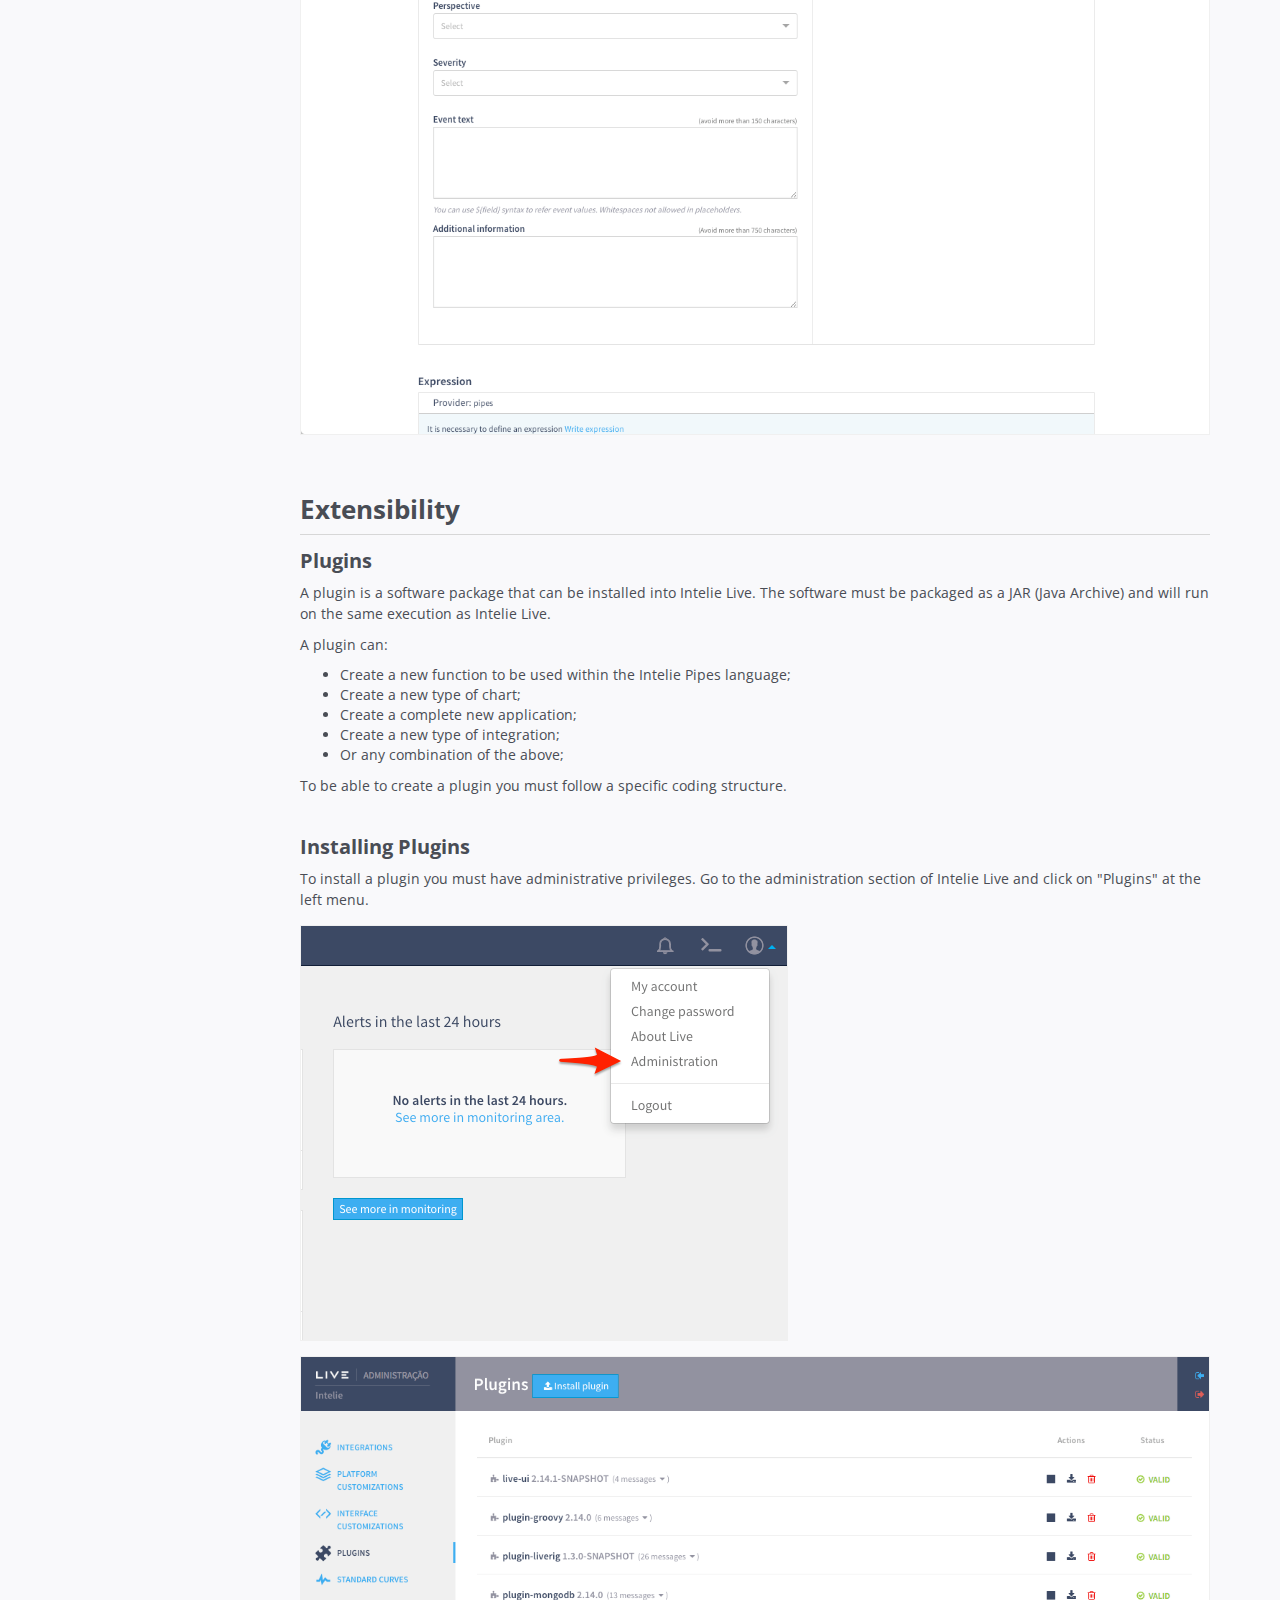
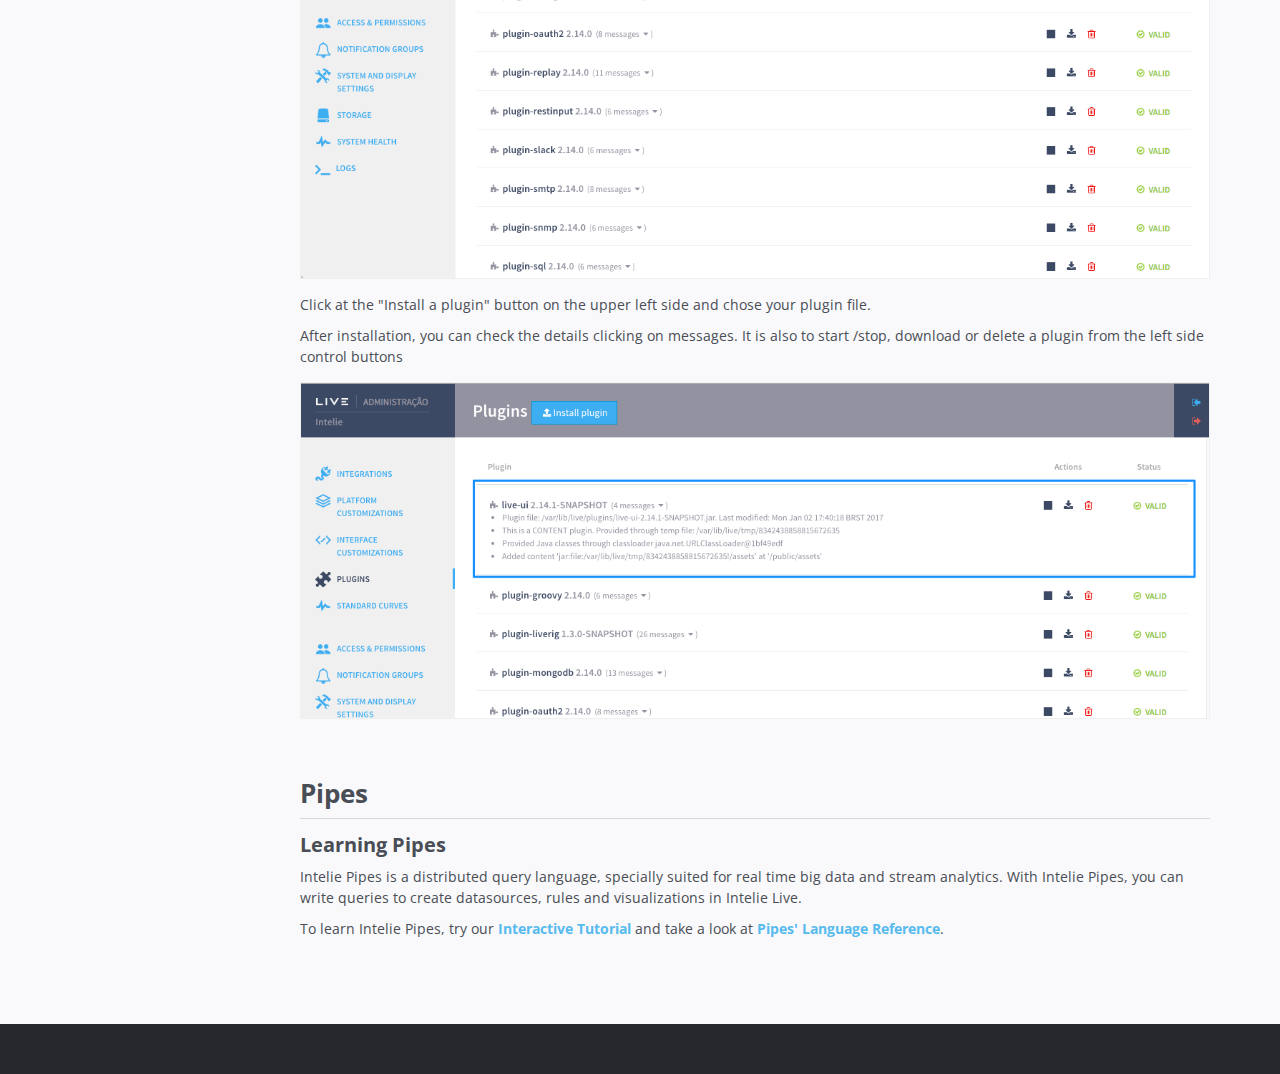
<file: livehelp_en/index.html>
<!DOCTYPE html>
<!--[if IE 8]> <html lang="en" class="ie8"> <![endif]-->  
<!--[if IE 9]> <html lang="en" class="ie9"> <![endif]-->  
<!--[if !IE]><!--> <html lang="en"> <!--<![endif]-->  
<head>
    <title>Intelie Live Help (EN)</title>
    <!-- Meta -->
    <meta charset="utf-8">
    <meta http-equiv="X-UA-Compatible" content="IE=edge">
    <meta name="viewport" content="width=device-width, initial-scale=1.0">
    <meta name="description" content="">
    <meta name="author" content="">    
    <link rel="shortcut icon" href="favicon.ico">  
    <link href='http://fonts.googleapis.com/css?family=Open+Sans:300italic,400italic,600italic,700italic,800italic,400,300,600,700,800' rel='stylesheet' type='text/css'>
    <!-- Global CSS -->
    <link rel="stylesheet" href="assets/plugins/bootstrap/css/bootstrap.min.css">   
    <!-- Plugins CSS -->    
    <link rel="stylesheet" href="assets/plugins/font-awesome/css/font-awesome.css">
    <link rel="stylesheet" href="assets/plugins/prism/prism.css">
    <link rel="stylesheet" href="assets/plugins/elegant_font/css/style.css">
    
    <!-- Theme CSS -->
    <link id="theme-style" rel="stylesheet" href="assets/css/styles.css">
    <!-- HTML5 shim and Respond.js IE8 support of HTML5 elements and media queries -->
    <!--[if lt IE 9]>
      <script src="https://oss.maxcdn.com/html5shiv/3.7.2/html5shiv.min.js"></script>
      <script src="https://oss.maxcdn.com/respond/1.4.2/respond.min.js"></script>
    <![endif]-->
    
</head> 

<body class="body-blue">
    <div class="page-wrapper">
        <!-- ******Header****** -->
        <header id="header" class="header">
            <div class="container">
                <div class="branding">
                    <h1 class="logo">
                        <a href="index.html">
                            <span aria-hidden="true" class="icon_documents_alt icon"></span>
                            <span class="text-highlight">Intelie Live</span> <span class="text-bold">Help</span>
                        </a>
                    </h1>
                </div><!--//branding-->
            </div><!--//container-->
        </header><!--//header-->
        <div class="doc-wrapper">
            <div class="container">
                
                <div class="doc-body">
                    <div class="doc-content">
                        <div class="content-inner">
                            <section id="basics" class="doc-section">
                                <h2 class="section-title">Basics</h2>
                                <div id="streams"  class="section-block">
                                    <h3 class="block-title">What is a stream?</h3>
                                    <p>A stream is a time-indexed series of events, i.e. messages with data and a timestamp, that has a common type. For example, a temperature sensor would generate a stream of events of the type temperature, with the measurement every second and the sensor id. Intelie Live automatically generates streams as events are received.</p>

                                    <p>You can also add, remove or edit stream properties through the web interface, within the "Configurations" menu.</p>

                                    <div class="screenshot-holder">
                                          <img class="img-responsive" src="assets/images/stream1.png" alt="screenshot"></a>
                                    </div> 
                                    
                                    <p>Keep in mind that your user must have the proper authorization to do so.</p>

                                </div><!--//section-block-->

                                <div id="datasources"  class="section-block">
                                    <h3 class="block-title">What is a datasource?</h3>
                                    <p>Is a special type of stream that can use expressions to transform previous streams or datasources itselves into new datasources.</p>

                                        <p>For example, you can create a datasource that using the Temperature stream measured in Fahrenheit , transforms it to Celsius, generating a TemperatureInCelsius datasource.</p>

                                        <p>You could also create another datasource that would calculate the average temperature in Celsius, the max and minimum temperature over the last hour. Transforming the TemperatureInCelsius  datasource into a TemperatureBasicCalculations datasource.</p>

                                        <p>The transformations over the data are expressed using the Intelie Pipes language. You can access the language reference and tutorial <a href="http//pipes.intelie.com" target="_blank">here.</a></p>

                                        <p>The datasources are editable through the Configurations section. You must have proper autorizathion to add, edit or remove a datasource.</p>

                                        <h6> In order to add a new datasource you must choose:</h6>
                                        <ul>
                                            <li>Title: the name that will appear on the datasource list;</li>

                                            <li>Identifier: an unique identifier of the datasource, that will be reference in other datasources, widgets or rules. You cannot use spaces and other restrictions will be presented if found.</li>

                                            <li>Perspective: work an organizer for all Intelie Live artifacts (rules, dashboards, datasources). It will be use to grant autorhization and to manage notifications;</li>

                                            <li>Additional information: any additional informatio you might want to add;</li>

                                            <li>Expression:</li> The main provider is Intelie Pipes, with means that you will need to write a Intelie Pipes expression to process the data. It is possible to have other providers that can be extended using the plugin functionality.

                                        </ul>

                                        <div class="screenshot-holder">
                                          <img class="img-responsive" src="assets/images/datasource.png" alt="screenshot"></a>
                                        </div> 



                                    
                                </div><!--//section-block-->

                            </section><!--//doc-section-->

                            <section id="access-permissions" class="doc-section">
                                <h2 class="section-title">Access and Permissions</h2>
                                
                                <div id="roles"  class="section-block">
                                    <h3 class="block-title">Roles</h3>
                                    <p>Roles defines the access and editing permissions that the teams and users have. Intelie Live is already configured with a set of roles that can be tied to teams:</p>
                                    <br/>

                                    <h6>Admin</h6>
                                    <p>The administrator has full authority over the system. He can add and delete users, conduct data purges, and other sensitive tasks.</p>
                                    <br/>

                                    <h6>Specialist</h6>
                                    <p>The specialist is the system configurator. He has permission to manipulate data and create items in the system, for example, create new datasources, create and manage rules, create new dashboards, etc.</p>
                                    <br/>

                                    <h6>Operator</h6>
                                    <p>The operator has access to the company environment, can see alerts, rules and dashboards, but can not modify them. It can also do data queries on the console.</p>
                                    <br/>

                                    <h6>External customer</h6>
                                    <p>The external customer has access to the company environment, can see alerts, rules and dashboards, but can not modify them.</p>

                                    <p>All of these preconfigured roles can be edited to meet the company's needs. In addition, new roles can be created.</p>

                                    <p>To create a new team, you need to access the "Administration" tab, select "Access & Permissions", choose the "Roles" option and press "New role". You need to set some information about this new role:</p>

                                    <ul>
                                      <li>Name: Name that identifies the role</li>
                                      <li>Permissions: Select the permissions that this role has</li>
                                    </ul>

                                </div><!--//section-block-->

                                <div id="teams"  class="section-block">
                                    <h3 class="block-title">Teams</h3>
                                    <p>To give access to a set of dashboards and necessary functions to a group of people it is necessary to place them in a team. You can assign one or more roles to each team and create as many teams as you need.</p>

                                    <p>To create a new team, you need to access the "Administration" tab, select "Access & Permissions", choose the "Teams" option and press "New team". You need to set some information about this new team:</p>

                                    <ul>
                                      <li>Name: Name that identifies the team</li>
                                      <li>Team Roles: Defines the kind of access and editing permission that this team has</li>
                                      <li>Perspectives: Defines which perspectives this team has access to</li>
                                      <li>Users: You can assign more than one user to the same team.</li>
                                    </ul>

                                </div><!--//section-block-->

                                <div id="users"  class="section-block">
                                    <h3 class="block-title">Users</h3>
                                    <p>Create new users when you want to give access to Live to a new person.</p>

                                    <p>To create a new user, you need to access the "Administration" tab, select "Access & Permissions", choose the "Users" option and press "New user". You need to set some information about this new user:</p>

                                    <ul>
                                        <li>Name: Name that identifies the user</li>
                                        <li>Email: Email address of the new user</li>
                                        <li>Username: Username login of the new user</li>
                                        <li>Teams: Defines which teams the new user is part of</li>
                                    </ul>

                                </div><!--//section-block-->

                                <div id="perspectives"  class="section-block">
                                    <h3 class="block-title">Perspectives</h3>
                                    <p>A perspective includes a set of dashboards, rules and alerts that correspond to a particular subject. For example, Front Office and Back Office, each of these perspectives will have indicators pertinent to the subject. Although it is a mechanism of segregation of information, a team can have access to n perspectives within the system.</p>

                                    <p>To create a new perspective, you need to access the "Configuration" tab, select "Perspectives" and the "New perspective" option. You need to set some information about this perspective:</p>

                                    <ul>
                                        <li>Name: Name that identifies the perspective</li>
                                        <li>Additional information: Here you can write additional information about this perspective</li>
                                        <li>Tags: Tags that identifies the perspective</li>
                                    </ul>
                                    
                                    <p>You will find the perspectives list in the "Congifurations" section, outside Live Administration.</p>

                                </div><!--//section-block-->


                            </section><!--//doc-section-->


                            <section id="dashboards" class="doc-section">
                                <h2 class="section-title">Dashboards</h2>

                                <div id="create-dashs"  class="section-block">
                                    <h3 class="block-title">How to create dashboards</h3>

                                    <p>You need to visualize the data in order to analyze it. For this, Intelie Live provides the creation of several charts in a dashboard. To create a new dashboard, you need to access the "Dashboards" tab and select the "New dashboard" option. It will be necessary to define a title and which perspective will have access to it.</p>

                                    <p>The dashboard is created empty. You need to add charts to view the data. By default, when you create a dashboard, only you are allowed to view it. After you finish editing, you can change the visibility permission of the chart.</p>

                                    <p>To add a chart, select "New chart" and choose the type to be created: Standard, HTML/SVG or import a chart from another dashboard.</p>

                                    <div class="screenshot-holder">
                                         <img class="img-responsive" src="assets/images/chart_opts.png" alt="screenshot"></a>
                                    </div>


                                </div><!--//section-block-->


                            </section><!--//doc-section-->


                            <section id="rules" class="doc-section">
                                <h2 class="section-title">Rules</h2>

                                <div id="create-rules"  class="section-block">
                                    <h3 class="block-title">How to create rules</h3>

                                    <p>To generate alerts and send notifications, you must create rules that define the type of situation that triggers the creation of alerts. For this reason you should create rules that represent the type of event that you want to monitor.</p>

                                    <p>For example,if the calculated value using different sensors is above some threshold, you can be notified about the fact and take the necessary actions.</p>
                                    <p>To create a new rule, you need to access the "Monitoring" tab, select "Rules" and the "New rule" option. You need to set some information about this rule:</p>

                                    <ul>
                                        <li>Name: Name that identifies the rule</li>
                                        <li>Perspective: Defines the perspective to which all warnings of this rule will be sent.</li>
                                        <li>Severity: Defines which teams will receive the warnings based on the severity of the rule.</li>
                                        <li>Event text: This is the text that will be displayed when an alert of this type is issued.</li>
                                        <li>Additional information: Here you can write additional information about this rule.</li>
                                        <li>Status: If the rule is Active or Inactive. An Inactive rule does not trigger alerts.</li>
                                        <li>Expression: It is the Pipes expression that describes your rule.</li>
                                    </ul>

                                    <div class="screenshot-holder">
                                         <img class="img-responsive" src="assets/images/rule.png" alt="screenshot"></a>
                                    </div>

                                </div><!--//section-block-->

                            </section><!--//doc-section-->


                            <section id="extensibility" class="doc-section">
                                <h2 class="section-title">Extensibility</h2>

                                <div id="plugins"  class="section-block">
                                    <h3 class="block-title">Plugins</h3>

                                    <p>A plugin is a software package that can be installed into Intelie Live. The software must be packaged as a JAR (Java Archive) and will run on the same execution as Intelie Live.</p>

                                    <p>A plugin can:</p>

                                    <ul>
                                         <li>Create a new function to be used within the Intelie Pipes language;</li>
                                         <li>Create a new type of chart;</li>
                                         <li>Create a complete new application;</li>
                                         <li>Create a new type of integration;</li>
                                         <li>Or any combination of the above;</li>
                                    </ul>

                                    <p>To be able to create a plugin you must follow a specific coding structure.</p>

                                </div><!--//section-block-->

                                <div id="install-plugins"  class="section-block">
                                    <h3 class="block-title">Installing Plugins</h3>

                                    <p>To install a plugin you must have administrative privileges. Go to the administration section of Intelie Live and click on "Plugins" at the left menu.</p>

                                    <div class="screenshot-holder">
                                         <img class="img-responsive" src="assets/images/adminway.png" alt="screenshot"></a>
                                    </div>

                                    <div class="screenshot-holder">
                                         <img class="img-responsive" src="assets/images/plugins_list.png" alt="screenshot"></a>
                                    </div>

                                    <p>Click at the "Install a plugin" button on the upper left side and chose your plugin file.</p>

                                    <p>After installation, you can check the details clicking on messages. It is also to start /stop, download or delete a plugin from the left side control buttons</p>

                                    <div class="screenshot-holder">
                                         <img class="img-responsive" src="assets/images/plugins_open.png" alt="screenshot"></a>
                                    </div>


                                </div><!--//section-block-->


                            </section><!--//doc-section-->


                            <section id="pipes" class="doc-section">
                                <h2 class="section-title">Pipes</h2>

                                <div id="learn-pipes"  class="section-block">
                                    <h3 class="block-title">Learning Pipes</h3>

                                    <p>Intelie Pipes is a distributed query language, specially suited for real time big data and stream analytics. With Intelie Pipes, you can write queries to create datasources, rules and visualizations in Intelie Live.</p>

                                    <p>To learn Intelie Pipes, try our <strong><a href="https://pipes-tutorial.intelie.com/" target="_blank">Interactive Tutorial</a></strong> and take a look at <strong><a href="http://pipes.intelie.com/docs" target="_blank"> Pipes' Language Reference</a></strong>.

                                </div><!--//section-block-->

                            </section><!--//doc-section-->
                            
                            
                        </div><!--//content-inner-->
                    </div><!--//doc-content-->
                    <div class="doc-sidebar hidden-xs">
                        <nav id="doc-nav">
                            <ul id="doc-menu" class="nav doc-menu" data-spy="affix">

                                <li>
                                    <a class="scrollto" href="#basics">Basics</a>
                                    <ul class="nav doc-sub-menu">
                                        <li><a class="scrollto" href="#streams">What is a stream</a></li>
                                        <li><a class="scrollto" href="#datasources">What is a datasource</a></li>
                                    </ul><!--//nav-->
                                </li>
                                <li>
                                    <a class="scrollto" href="#access-permissions">Access and Permissions</a>
                                    <ul class="nav doc-sub-menu">
                                        <li><a class="scrollto" href="#roles">Roles</a></li>
                                        <li><a class="scrollto" href="#teams">Teams</a></li>
                                        <li><a class="scrollto" href="#users">Users</a></li>
                                        <li><a class="scrollto" href="#perspectives">Perspectives</a></li>
                                    </ul><!--//nav-->
                                </li>
                                 <li>
                                    <a class="scrollto" href="#dashboards">Dashboards</a>
                                    <ul class="nav doc-sub-menu">
                                        <li><a class="scrollto" href="#create-dashs">How to create dashboards</a></li>
                                    </ul><!--//nav-->
                                </li>
                                <li>
                                    <a class="scrollto" href="#rules">Rules</a>
                                    <ul class="nav doc-sub-menu">
                                        <li><a class="scrollto" href="#create-rules">How to create rules</a></li>
                                    </ul><!--//nav-->
                                </li>
                                <li>
                                    <a class="scrollto" href="#extensibility">Extensibility</a>
                                    <ul class="nav doc-sub-menu">
                                        <li><a class="scrollto" href="#plugins">Plugins</a></li>
                                        <li><a class="scrollto" href="#install-plugins">Installing Plugins</a></li>
                                    </ul><!--//nav-->
                                </li>
                                <li>
                                    <a class="scrollto" href="#pipes">Pipes</a>
                                    <ul class="nav doc-sub-menu">
                                        <li><a class="scrollto" href="#learn-pipes">Learning Pipes</a></li>
                                    </ul><!--//nav-->
                                </li>

                            </ul><!--//doc-menu-->
                        </nav>
                    </div><!--//doc-sidebar-->
                </div><!--//doc-body-->              
            </div><!--//container-->
        </div><!--//doc-wrapper-->
        
        
    </div><!--//page-wrapper-->
    
    <footer id="footer" class="footer text-center">
        <div class="container">
            
        </div><!--//container-->
    </footer><!--//footer-->
    
     
    <!-- Main Javascript -->          
    <script type="text/javascript" src="assets/plugins/jquery-1.12.3.min.js"></script>
    <script type="text/javascript" src="assets/plugins/bootstrap/js/bootstrap.min.js"></script>
    <script type="text/javascript" src="assets/plugins/lightbox/dist/ekko-lightbox.min.js"></script>     
    <script type="text/javascript" src="assets/plugins/prism/prism.js"></script>    
    <script type="text/javascript" src="assets/plugins/jquery-scrollTo/jquery.scrollTo.min.js"></script>                                                                
    <script type="text/javascript" src="assets/plugins/jquery-match-height/jquery.matchHeight-min.js"></script>
    <script type="text/javascript" src="assets/js/main.js"></script>
    
</body>
</html>
</file>
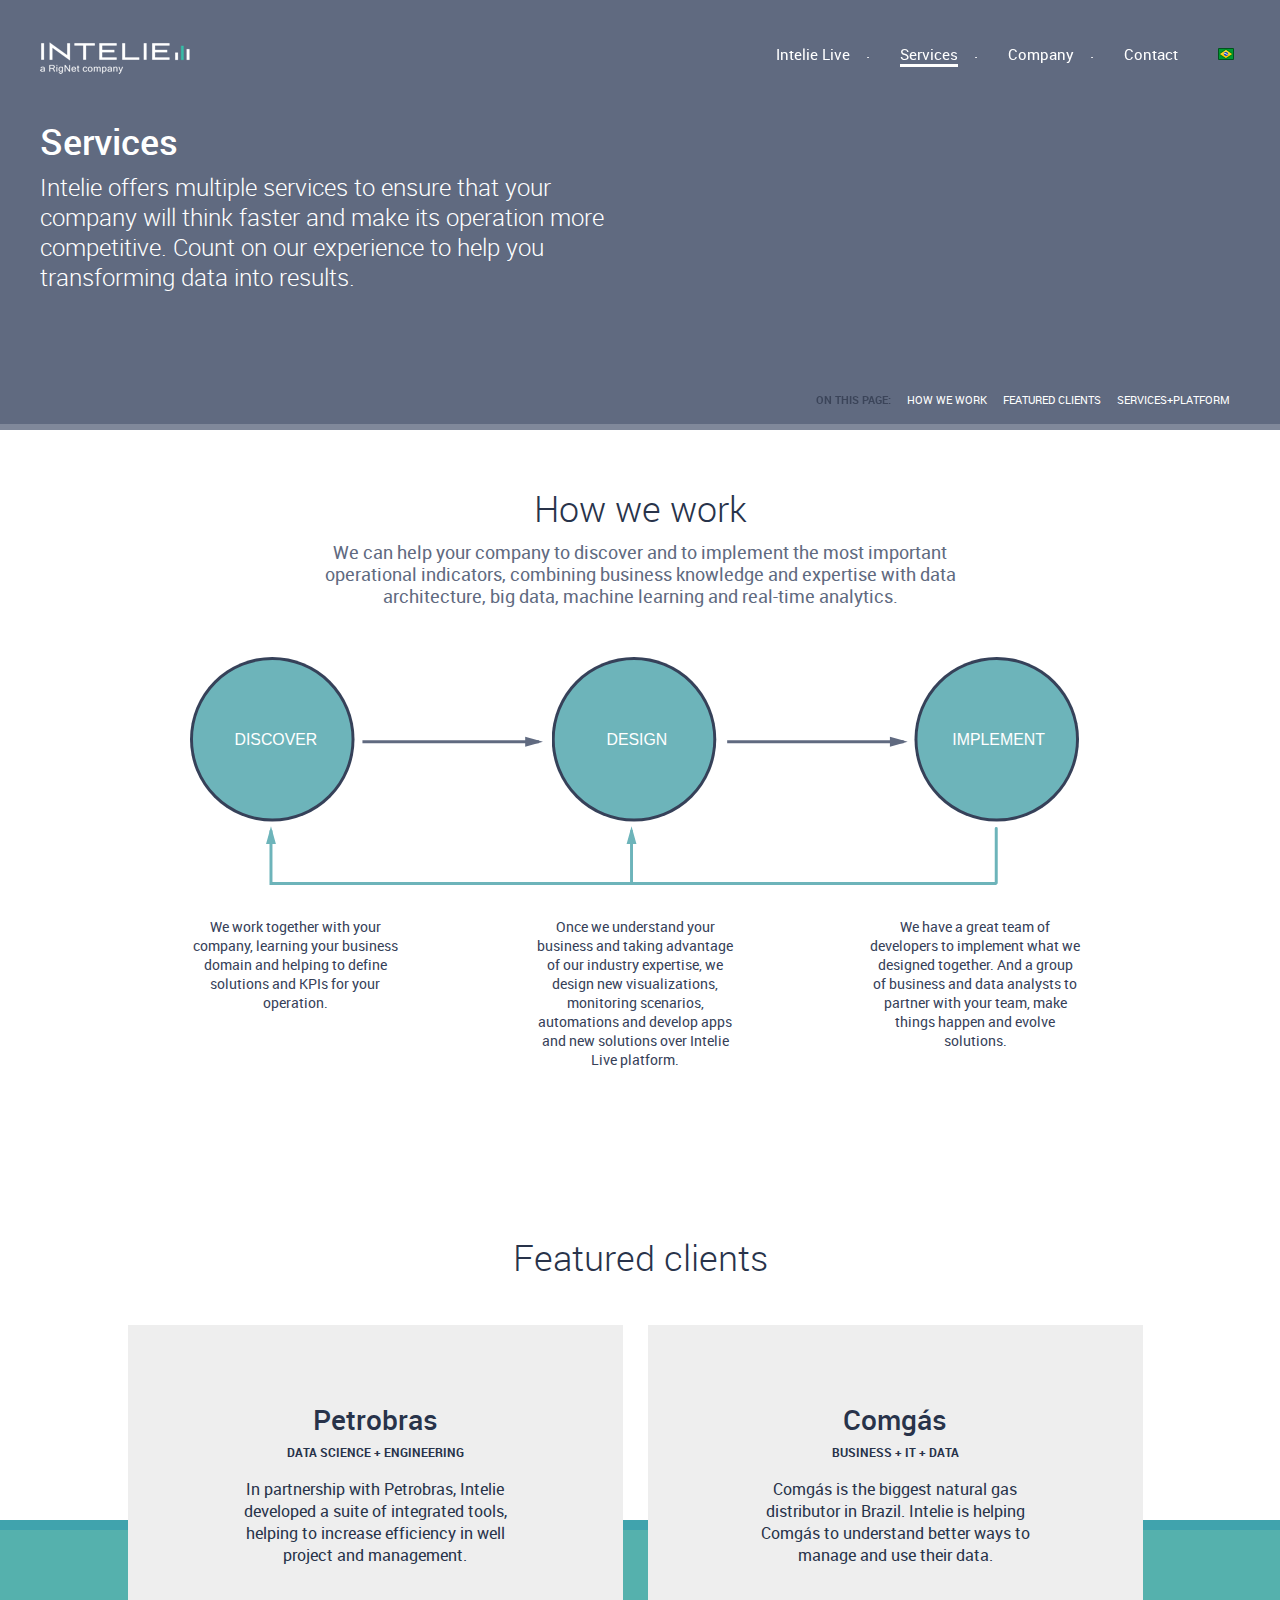
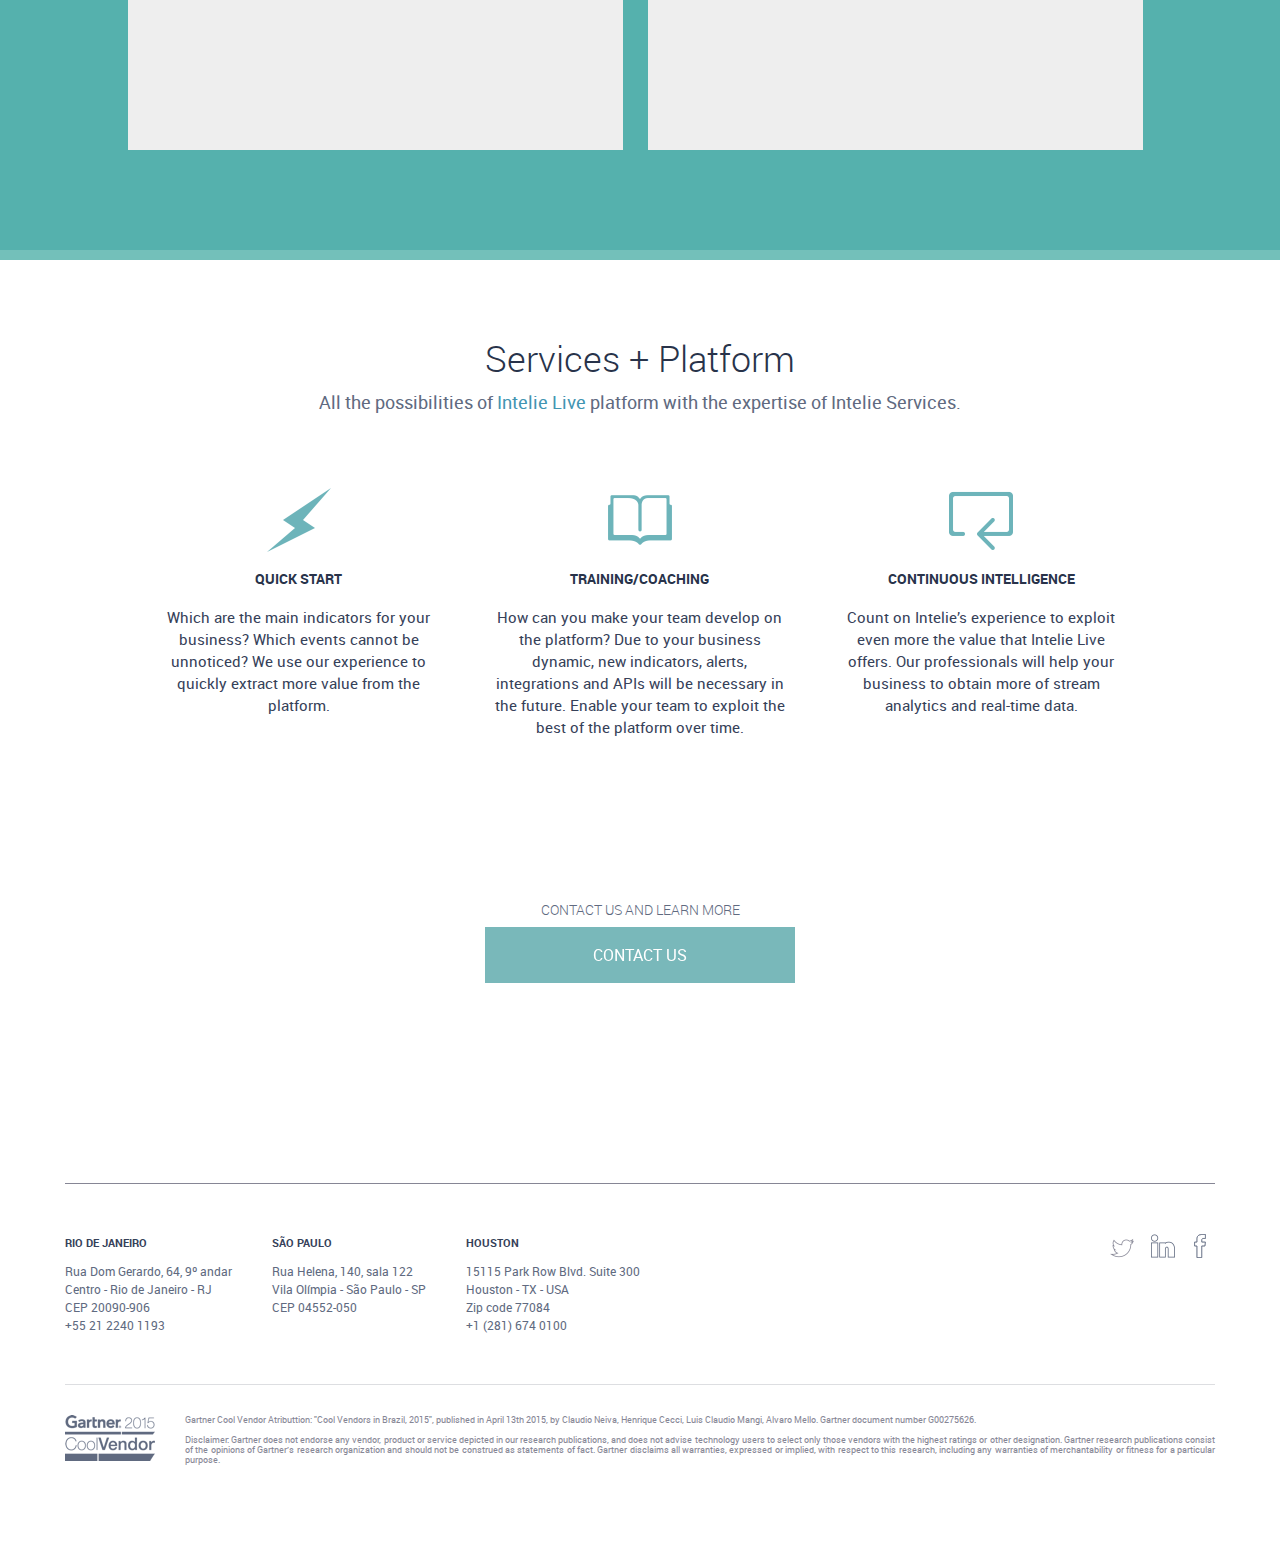
<file: services/index.html>
<!DOCTYPE HTML>
<html>
<head>
    <meta charset="UTF-8">
    <meta name="viewport" content="width=device-width, initial-scale=1">
    <meta name="google-site-verification" content="sk2xghXCeCmkqVSVjWPQQ-6mKHKRc3hZSQ1glFeJfNg">
    <title>Services | Intelie</title>
    <link rel="icon" type="image/x-icon" href="/favicon.png">
    <link rel="shortcut icon" type="image/x-icon" href="/favicon.png">
    <meta name="description" content="We transform data into results using advanced analytics and driven by business.">
    <link rel="canonical" href="/">
    <meta property="og:locale" content="en_US">
    <meta property="og:type" content="article">
    <meta property="og:title" content="Services | Intelie">
    <meta property="og:image" content="http://www.intelie.com/images/logo.png">
    <meta property="og:description" content="We transform data into results using advanced analytics and driven by business.">
    <meta property="og:url" content="/services">
    <meta property="og:site_name" content="Intelie Site">
    

    <link rel="stylesheet" href="/css/master.css">

     <!-- Start of Leadin Embed -->
        <!-- <script type="text/javascript" src="//js.leadin.com/js/v1/2034290.js" id="LeadinEmbed-2034290" crossorigin="use-credentials" async defer></script> -->
        <script type="text/javascript" id="hs-script-loader" async defer src="//js.hs-scripts.com/2518192.js"></script>
    <!-- End of Leadin Embed --> 
</head>
<body id="body-services">
    <!-- Header -->
    <header>
        <div class="navbar">
            <a href="/" class="logo">
                <h1>Intelie</h1>
            </a>

            <nav class="primary-navigation">
                <a href="#" class="menu-toggle">menu</a>
                <ul>
                    <li><a href="/">Home</a></li>
                    <li><a href="/live/">Intelie Live</a></li>
                    <li><a href="/services/" class="active">Services</a></li>
                    <li><a href="/company/">Company</a></li>
                    <li><a href="/contact/">Contact</a></li>
                    <li><a href="http://www.intelie.com.br"><img src="/images/flag-brazil.png"></a></li>
                    <!-- <li><a href="http://blog.intelie.com/" target="_blank">Blog</a></li> -->
                </ul>
            </nav>
        </div>

        <div class="header-caption">
            <h2>Services</h2>
            <p>
                Intelie offers multiple services to ensure that your company will think faster and make its operation
                more competitive. Count on our experience to help you transforming data into results.
            </p>
        </div>

        <nav class="index-navigation">
            <ul>
                <li><a href="#">ON THIS PAGE:</a></li>
                <li><a href="#how-we-work">HOW WE WORK</a></li>
                <li><a href="#featured-clients">FEATURED CLIENTS</a></li>
                <li><a href="#services-platform">SERVICES+PLATFORM</a></li>
            </ul>
        </nav>
    </header>

    <section id="how-we-work">
        <h3 class="section-title">How we work</h3>

        <p class="section-subtitle">
            We can help your company to discover and to implement the most important operational indicators,
            combining business knowledge and expertise with data architecture, big data, machine learning and real-time analytics.
        </p>

        <div class="services-flux">
            <div class="services-flux-img"></div>

            <ul>
                <li class="flux-a">
                    <p>
                        We work together with your company, learning your business domain and helping
                        to define solutions and KPIs for your operation.
                    </p>
                </li>
                <li class="flux-b">
                    <p>
                        Once we understand your business and taking advantage of our industry expertise, we design new visualizations, monitoring scenarios, automations and develop apps and new solutions over Intelie Live platform.
                    </p>
                </li>
                <li class="flux-c">
                    <p>
                        We have a great team of developers to implement what we designed together.
                        And a group of business and data analysts to partner with your team,
                        make things happen and evolve solutions.
                    </p>
                </li>
            </ul>
        </div>
    </section>

    <section id="featured-clients">
        <h3 class="section-title">Featured clients</h3>

        <div class="flex-container">
            <div class="flex-item client-card">
                <h4 class="title">Petrobras</h4>
                <p class="subtitle">Data Science + Engineering</p>

                <p>
                    In partnership with Petrobras, Intelie developed a suite of integrated tools, helping to increase
                    efficiency in well project and management.<br />

                </p>
            </div>
            <div class="flex-item client-card">
                <h4 class="title">Comgás</h4>
                <p class="subtitle">Business + IT + Data</p>

                <p>
                    Comgás is the biggest natural gas distributor in Brazil.
                    Intelie is helping Comgás to understand better ways to manage and use their data.<br />

                </p>
            </div>
        </div>
    </section>

    <section id="services-platform">
        <h3 class="section-title">Services + Platform</h3>

        <p class="section-subtitle">
            All the possibilities of <a href="/live/">Intelie Live</a> platform with the expertise of Intelie Services.
        </p>

        <div class="flex-container">
            <div class="flex-item platform-item">
                <div class="platform-icon quick-start"></div>

                <h4 class="title">Quick Start</h4>

                <p>
                    Which are the main indicators for your business? Which events cannot be unnoticed?
                    We use our experience to quickly extract more value from the platform.
                </p>
            </div>

            <div class="flex-item platform-item">
                <div class="platform-icon training-coaching"></div>

                <h4 class="title">Training/Coaching</h4>

                <p>
                    How can you make your team develop on the platform?
                    Due to your business dynamic, new indicators, alerts, integrations and APIs will be necessary in the
                    future.
                    Enable your team to exploit the best of the platform over time.
                </p>
            </div>

            <div class="flex-item platform-item">
                <div class="platform-icon continuous-intelligence"></div>

                <h4 class="title">Continuous Intelligence</h4>

                <p>
                    Count on Intelie’s experience to exploit even more the value that Intelie Live offers.
                    Our professionals will help your business to obtain more of stream analytics and real-time data.
                </p>
            </div>
        </div>
    </section>

    <section class="more-information text-center">
        <div class="container">
            <h3 class="section-title">CONTACT US AND LEARN MORE</h3>
            <h3 class="section-title mb">DISCOVER MORE</h3>

            <a href="/contact/" class="btn">CONTACT US</a>
            <!-- <p>or <a href="#" id="show-modal">join our newsletter</a> to stay up to date</p> -->

            <div id="modal">
                <div class="modal-content modal-newsletter">
                    <h3>Join our newsletter to receive updates about Intelie.</h3>
                    
                    <!-- Begin MailChimp Signup Form -->
                    <div id="mc_embed_signup">
                        <form action="//intelie.us9.list-manage.com/subscribe/post?u=5756f2dc51c76ec47b3342392&amp;id=5dacb15317" method="post" id="mc-embedded-subscribe-form" name="mc-embedded-subscribe-form" class="validate" target="_blank" novalidate>
                            <div id="mc_embed_signup_scroll">
                                <div class="mc-field-group">
                                    <label for="mce-EMAIL">Email Address (required) </label>
                                    <input type="email" value="" name="EMAIL" class="required email" id="mce-EMAIL">
                                </div>
                                <div class="mc-field-group">
                                    <label for="mce-NAME">Your Name (required) </label>
                                    <input type="text" value="" name="NAME" class="required" id="mce-NAME">
                                </div>
                                <div class="mc-field-group">
                                    <label for="mce-MMERGE3">Company </label>
                                    <input type="text" value="" name="MMERGE3" class="" id="mce-MMERGE3">
                                </div>
                                <div class="mc-field-group input-group">
                                    <strong>Your Language Preference (required) </strong>
                                    <ul><li><input type="radio" value="English" name="LANG" id="mce-LANG-0"><label for="mce-LANG-0">English</label></li>
                                        <li><input type="radio" value="Portuguese" name="LANG" id="mce-LANG-1"><label for="mce-LANG-1">Portuguese</label></li>
                                    </ul>
                                </div>

                                        <!-- real people should not fill this in and expect good things - do not remove this or risk form bot signups
                                        <div style="position: absolute; left: -5000px;" aria-hidden="true"><input type="text" name="b_5756f2dc51c76ec47b3342392_5dacb15317" tabindex="-1" value=""></div> -->
                                        <div class="clear"><input type="submit" value="Subscribe" name="subscribe" id="mc-embedded-subscribe" class="button enviar"></div>
                                        <div id="mce-responses" class="clear">
                                            <div class="response" id="mce-error-response" style="display:none"></div>
                                            <div class="response" id="mce-success-response" style="display:none"></div>
                                        </div> 
                                    </div>
                                </form>
                            </div>
                            <script type='text/javascript' src='//s3.amazonaws.com/downloads.mailchimp.com/js/mc-validate.js'></script><script type='text/javascript'>(function($) {window.fnames = new Array(); window.ftypes = new Array();fnames[0]='EMAIL';ftypes[0]='email';fnames[1]='NAME';ftypes[1]='text';fnames[3]='MMERGE3';ftypes[3]='text';fnames[4]='MMERGE4';ftypes[4]='phone';fnames[5]='LANG';ftypes[5]='radio';}(jQuery));var $mcj = jQuery.noConflict(true);</script>
                            <!--End mc_embed_signup-->
                            
                        </div>
                    </div>
                </div>
            </section>

            <!-- Footer -->
            <footer>
                <div class="flex-container flex-container-style">
                    <div class="flex-item">
                        <address>
                            <span>RIO DE JANEIRO</span>
                            <span>Rua Dom Gerardo, 64, 9º andar</span>
                            <span>Centro - Rio de Janeiro - RJ</span>
                            <span>CEP 20090-906</span>
                            <a class="phone" href="tel:+552122401193">+55 21 2240 1193</a>
                        </address>
                    </div>
                    <div class="flex-item">
                        <address>
                            <span>SÃO PAULO</span>
                            <span>Rua Helena, 140, sala 122</span>
                            <span>Vila Olímpia - São Paulo - SP</span>
                            <span>CEP 04552-050</span>
                        </address>
                    </div>
                    <div class="flex-item">
                        <address>
                            <span>HOUSTON</span>
                            <span>15115 Park Row Blvd. Suite 300</span>
                            <span>Houston - TX - USA</span>
                            <span>Zip code 77084</span>
                            <a class="phone" href="tel:+12816740100">+1 (281) 674 0100</a>
                        </address>
                    </div>

                    <ul class="flex-item social-buttons">
                        <li><a target="_blank" class="twitter" alt="twitter" href="https://www.twitter.com/intelie"></a></li>
                        <li><a target="_blank" class="linkedin" alt="linkedin" href="https://www.linkedin.com/company/intelie"></a></li>
                        <li><a target="_blank" class="facebook" alt="facebook" href="https://www.facebook.com/intelie"></a></li>
                    </ul>
                </div>

                <div class="footer-append">
                    <div class="container">
                        <img src="/images/id-gartner.png" alt="">
                        <p>
                            Gartner Cool Vendor Atributtion: "Cool Vendors in Brazil, 2015", published in April 13th 2015, by
                            Claudio Neiva, Henrique Cecci, Luis Claudio Mangi, Alvaro Mello. Gartner document number G00275626.
                        </p>

                        <p> Disclaimer: Gartner does not endorse any vendor, product or service depicted in our research
                            publications, and does not advise technology users to select only those vendors with the highest ratings
                            or other designation. Gartner research publications consist of the opinions of Gartner’s research
                            organization and should not be construed as statements of fact. Gartner disclaims all warranties,
                            expressed or implied, with respect to this research, including any warranties of merchantability or
                            fitness for a particular purpose.
                        </p>
                    </div>
                </div>
            </footer>

            <script src="/js/lib.js" type="text/javascript" charset="utf-8"></script>
            <script src="/js/main.js" type="text/javascript" charset="utf-8"></script>

            <script>
            (function(i,s,o,g,r,a,m){i['GoogleAnalyticsObject']=r;i[r]=i[r]||function(){
              (i[r].q=i[r].q||[]).push(arguments)},i[r].l=1*new Date();a=s.createElement(o),
              m=s.getElementsByTagName(o)[0];a.async=1;a.src=g;m.parentNode.insertBefore(a,m)
          })(window,document,'script','//www.google-analytics.com/analytics.js','ga');

          ga('create', 'UA-33856039-1', 'auto');
          ga('set', 'anonymizeIp', true);
          ga('send', 'pageview');

          </script>
      </body>
      </html>
</file>
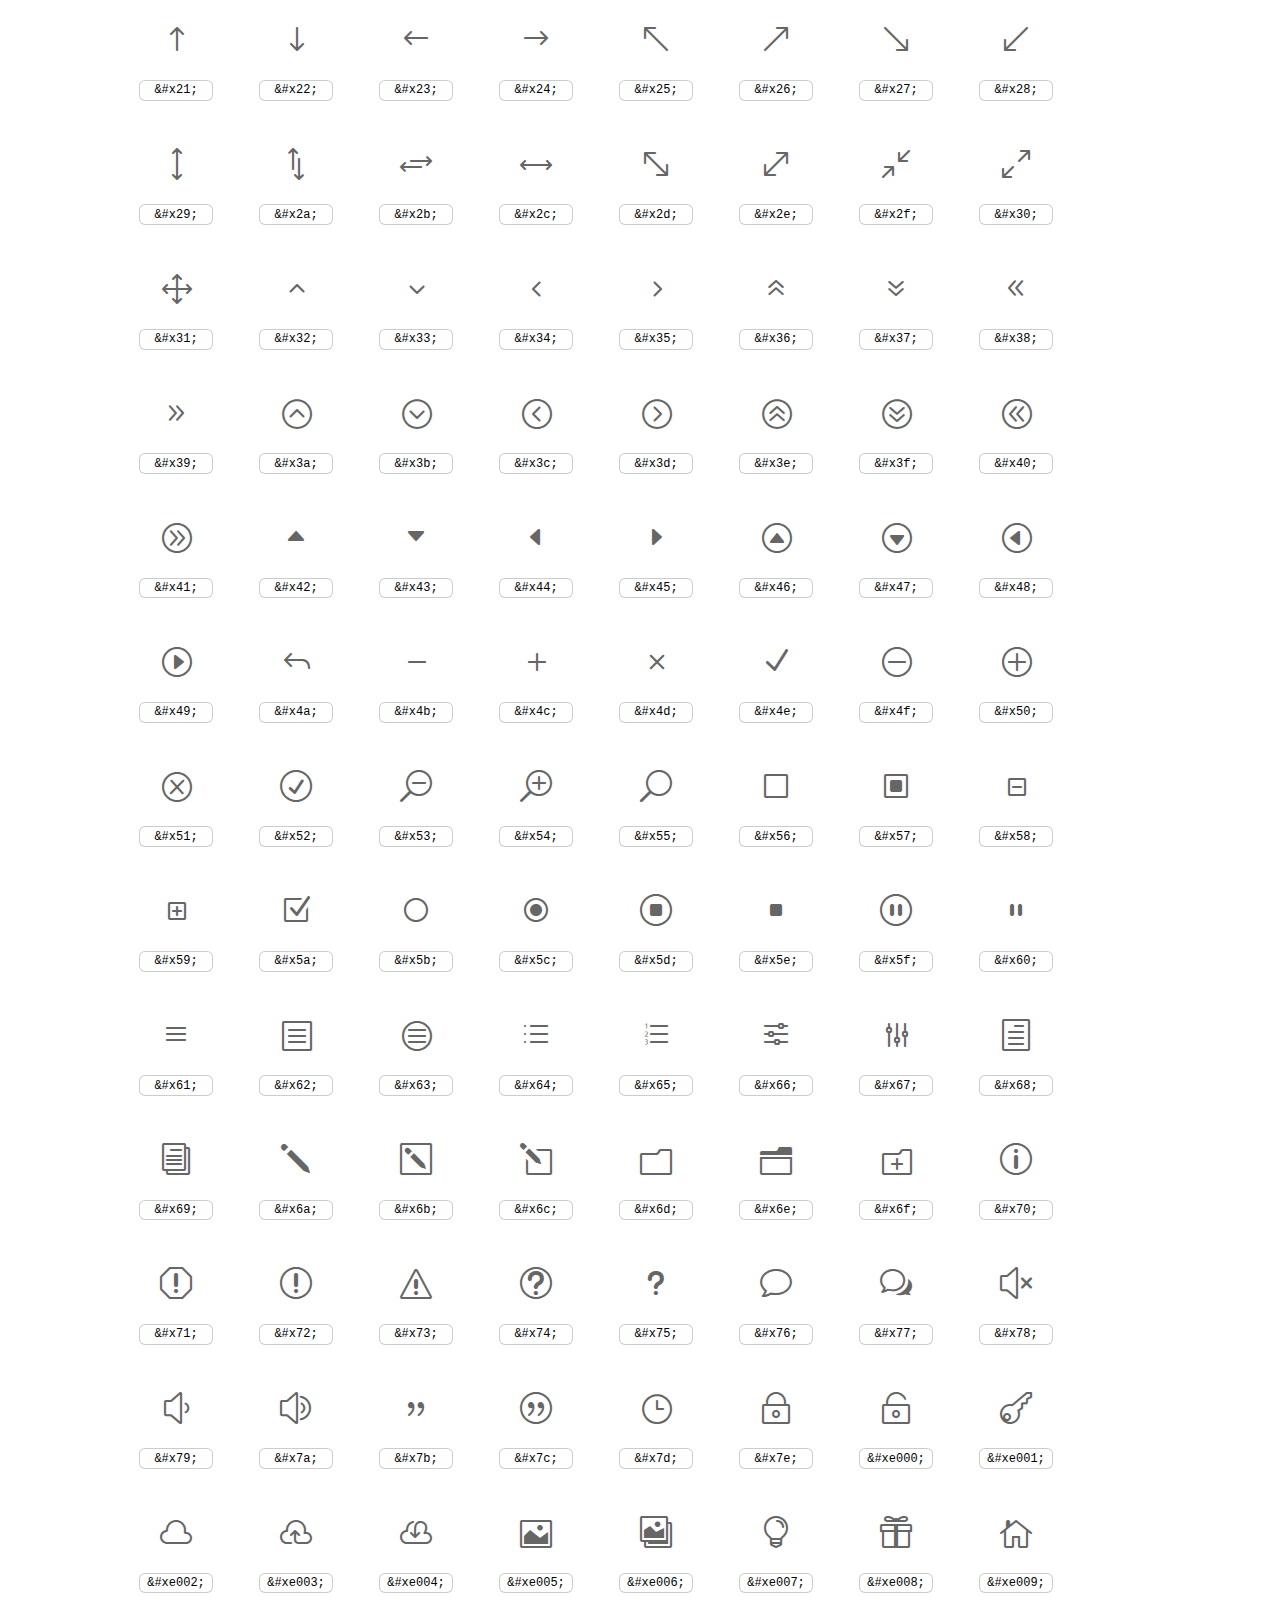
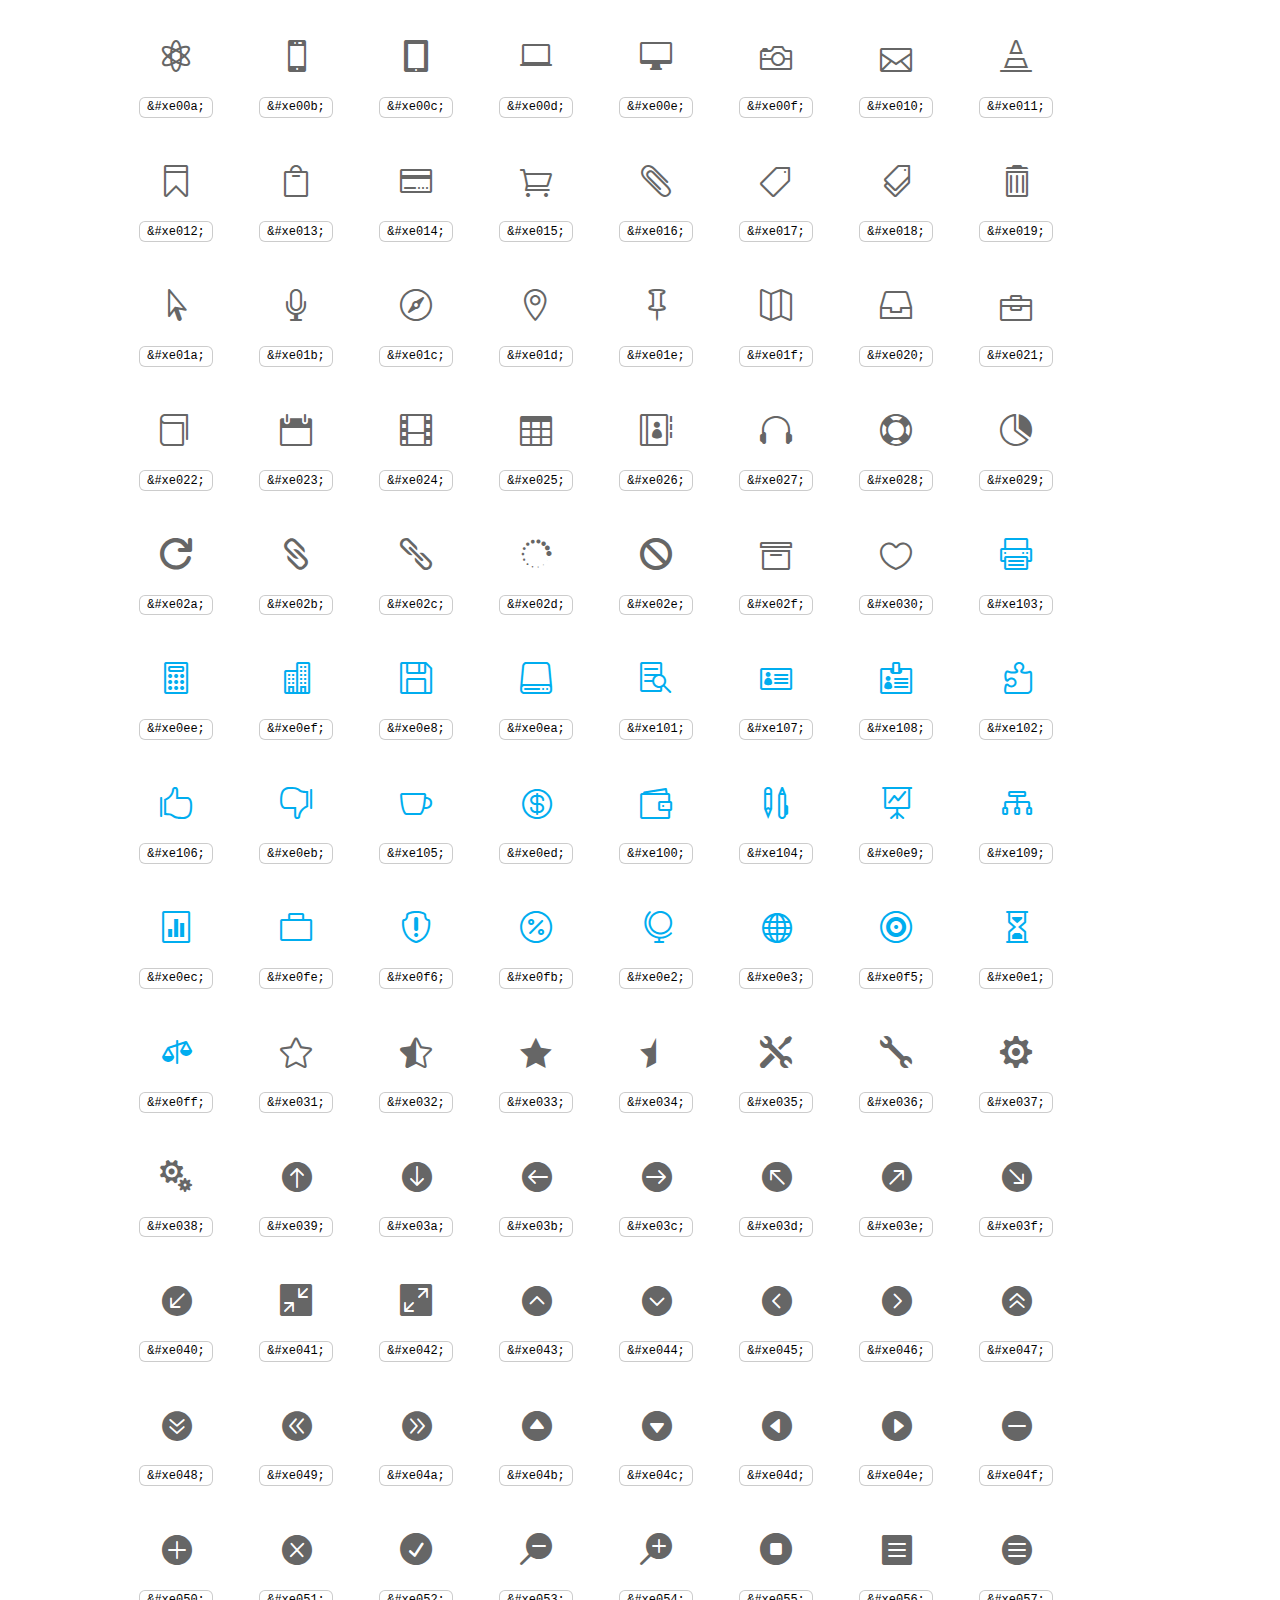
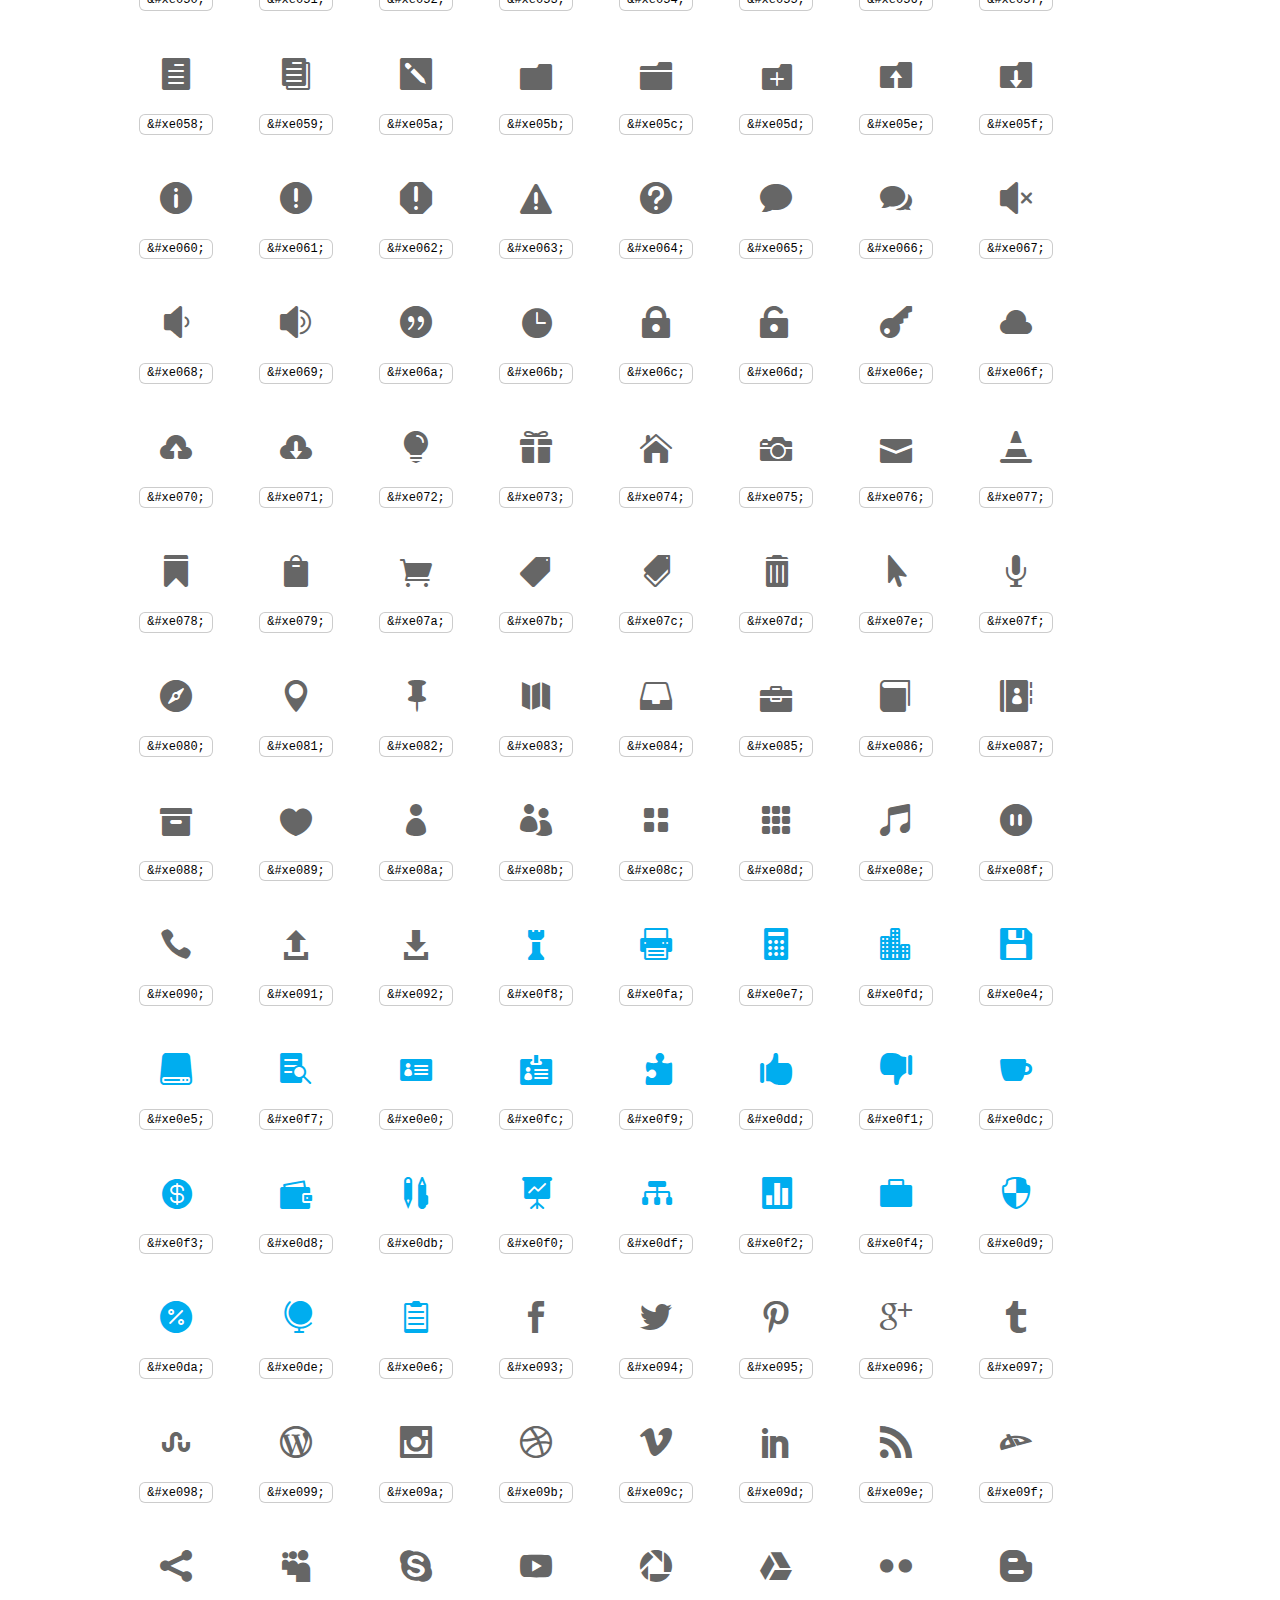
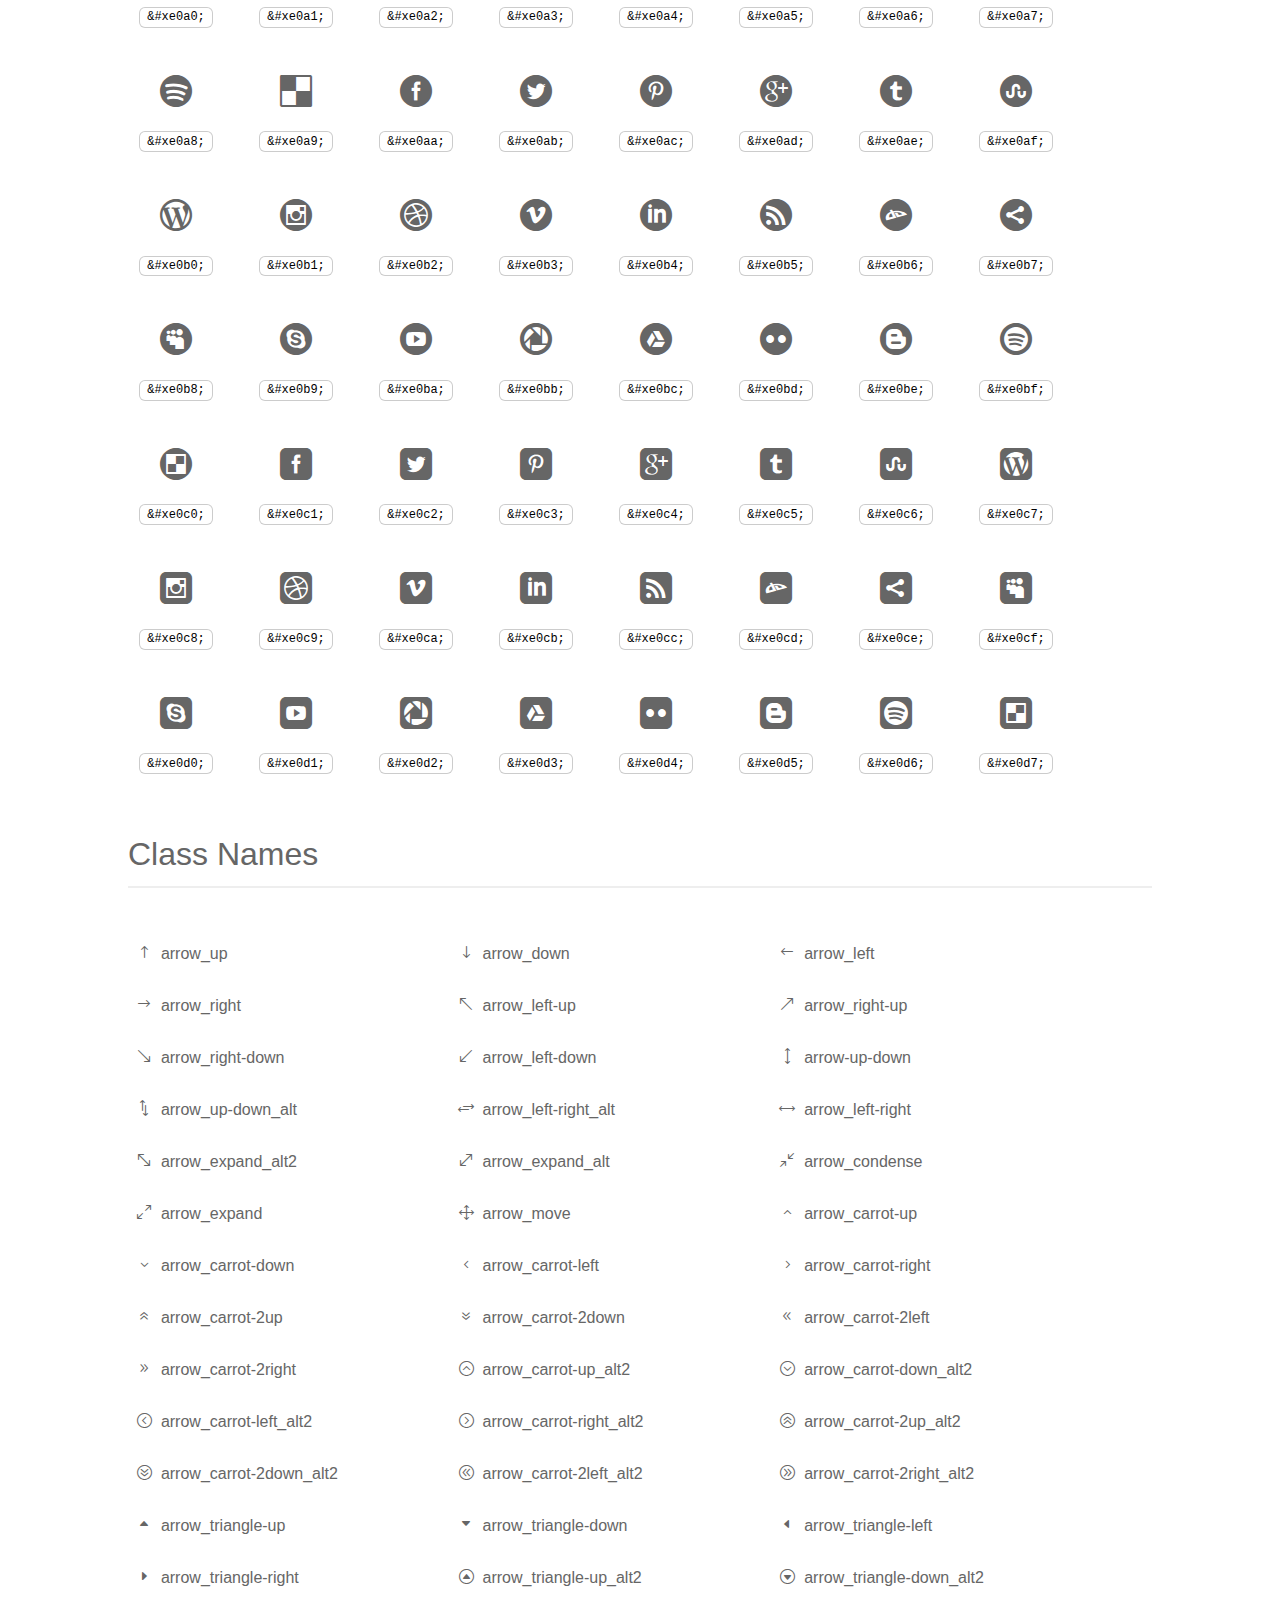
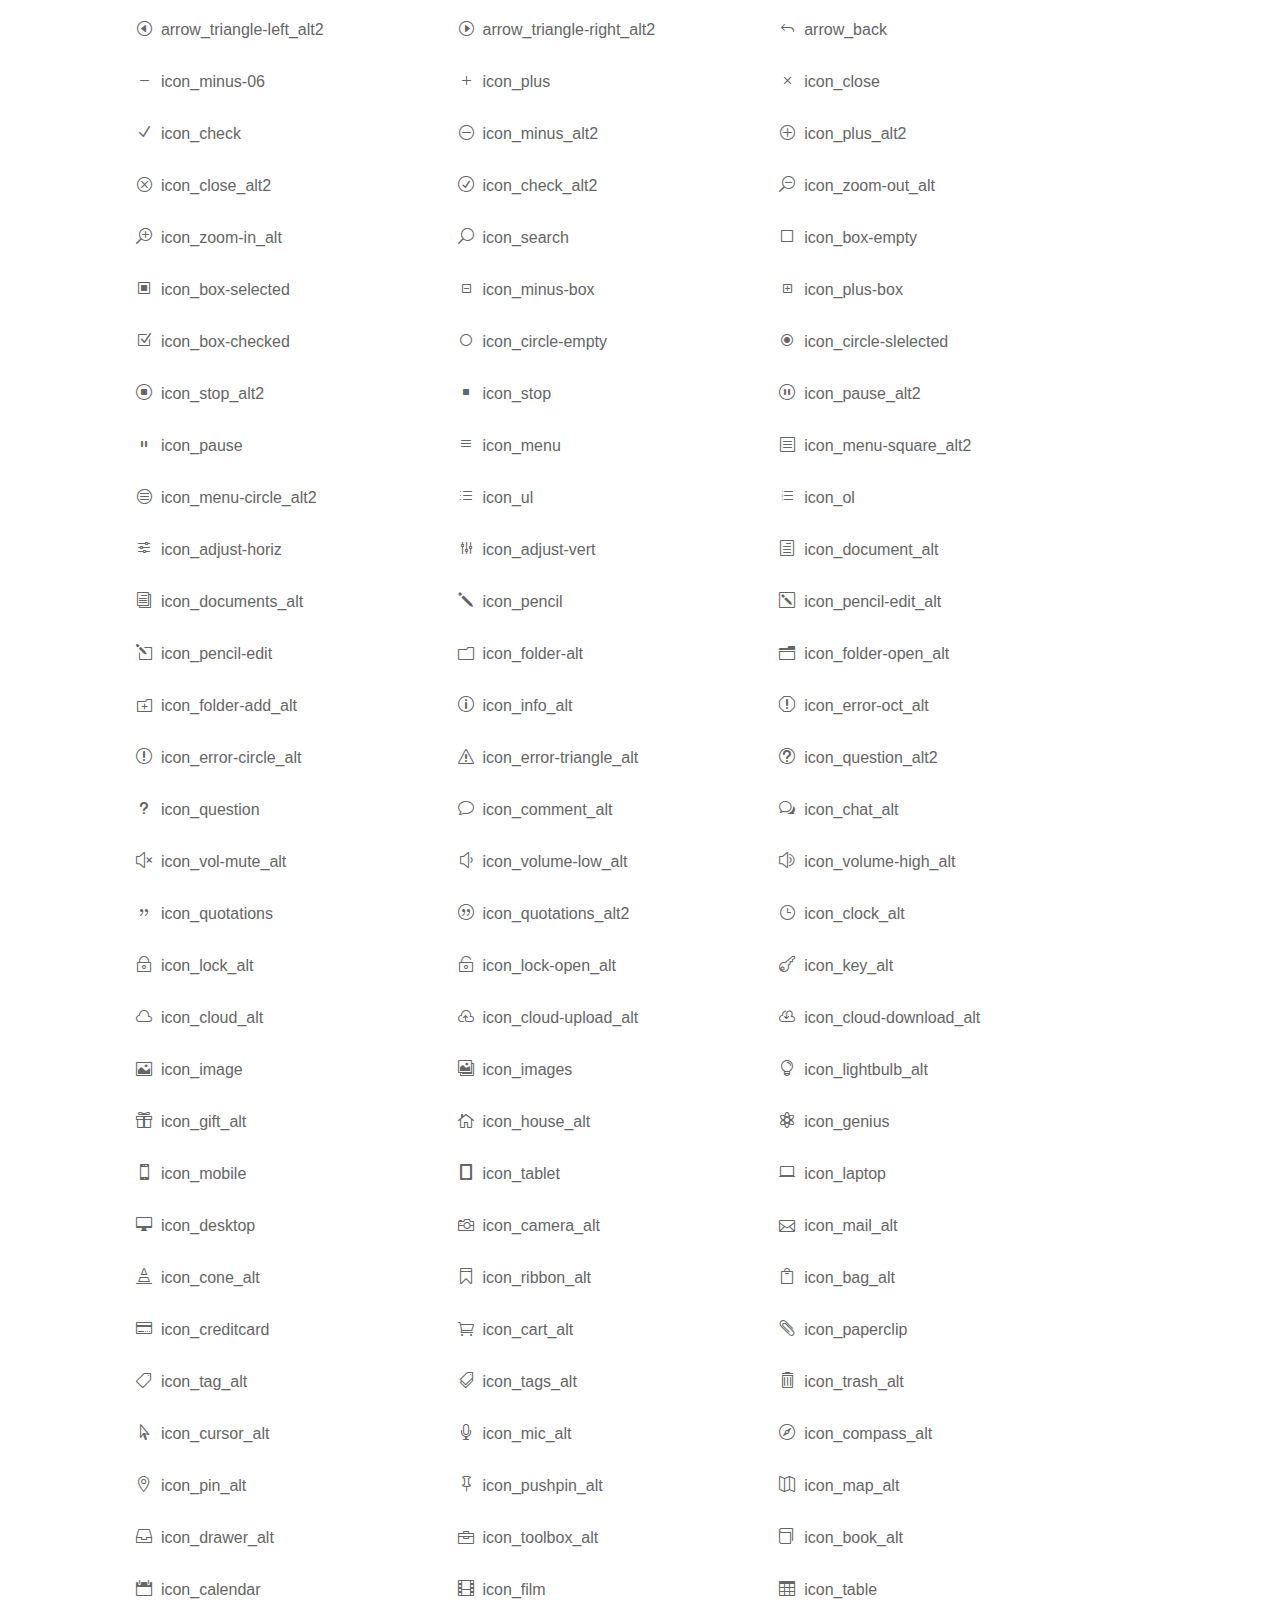
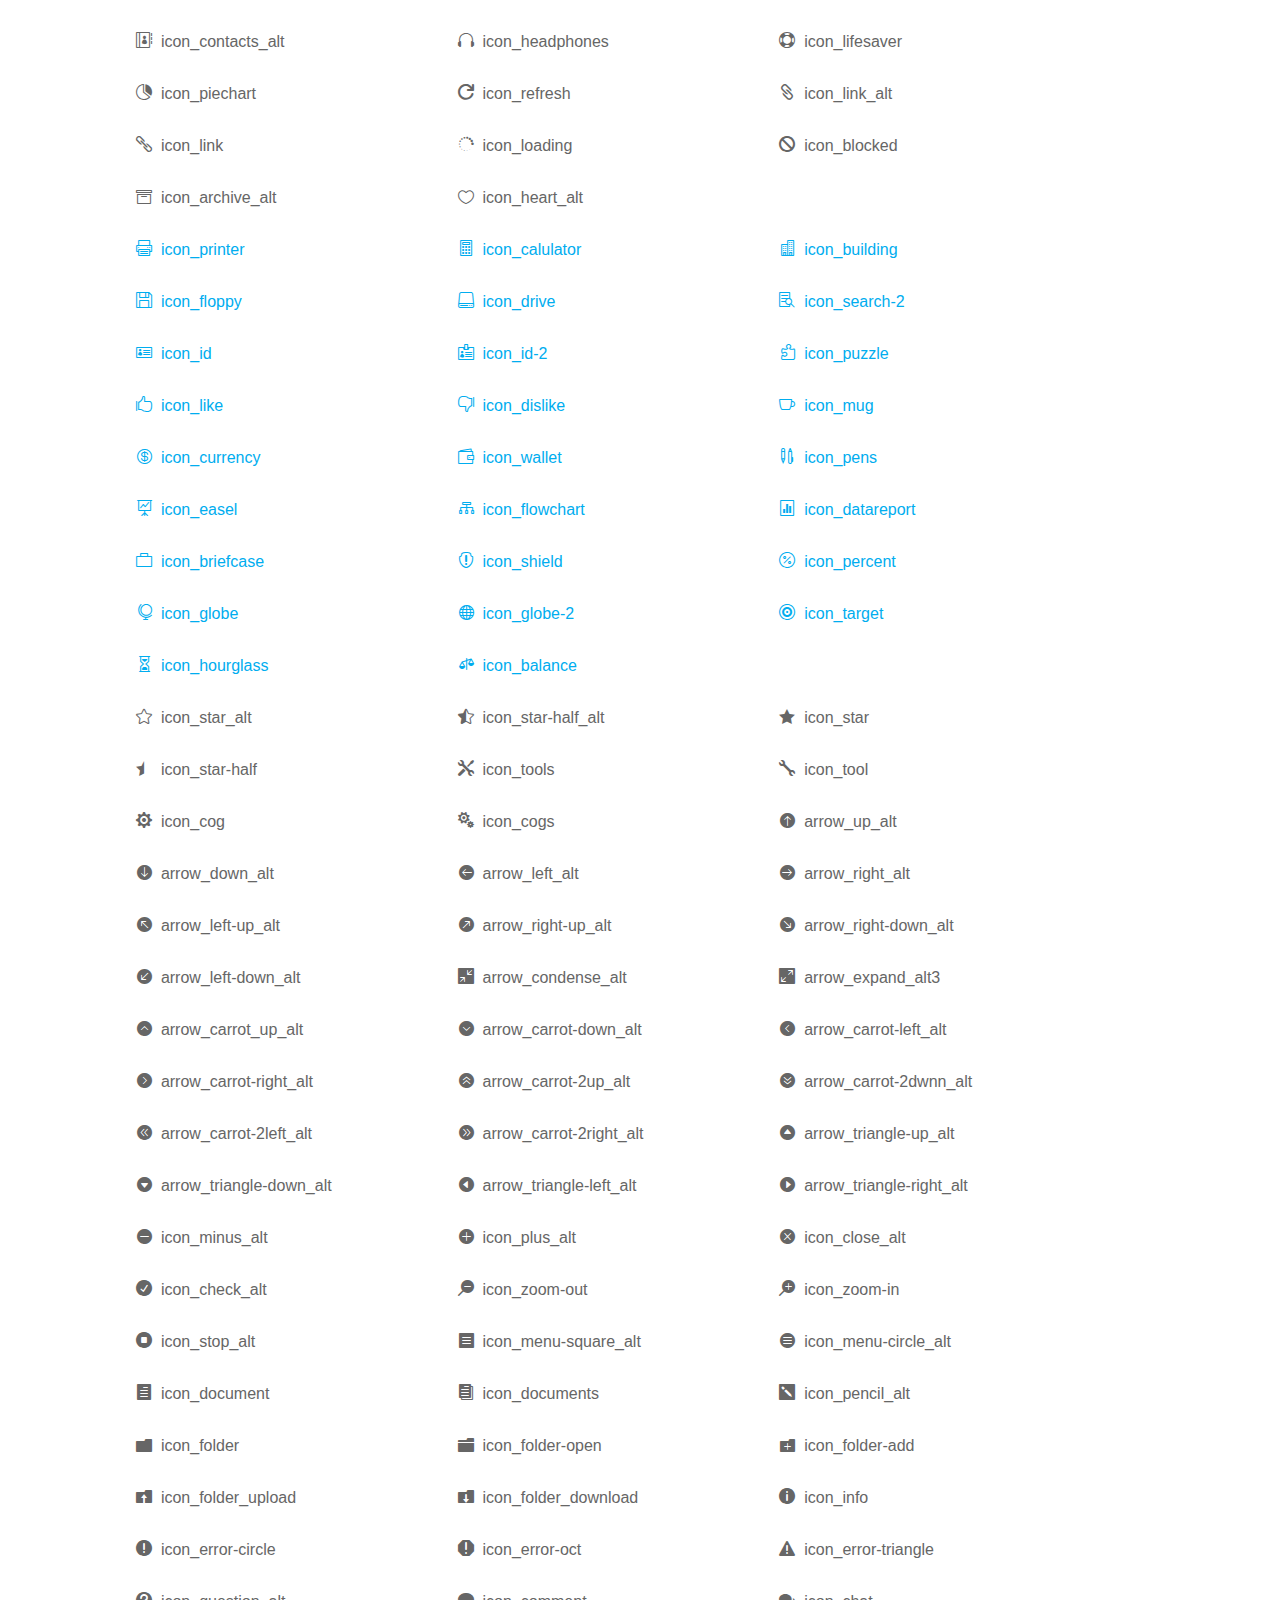
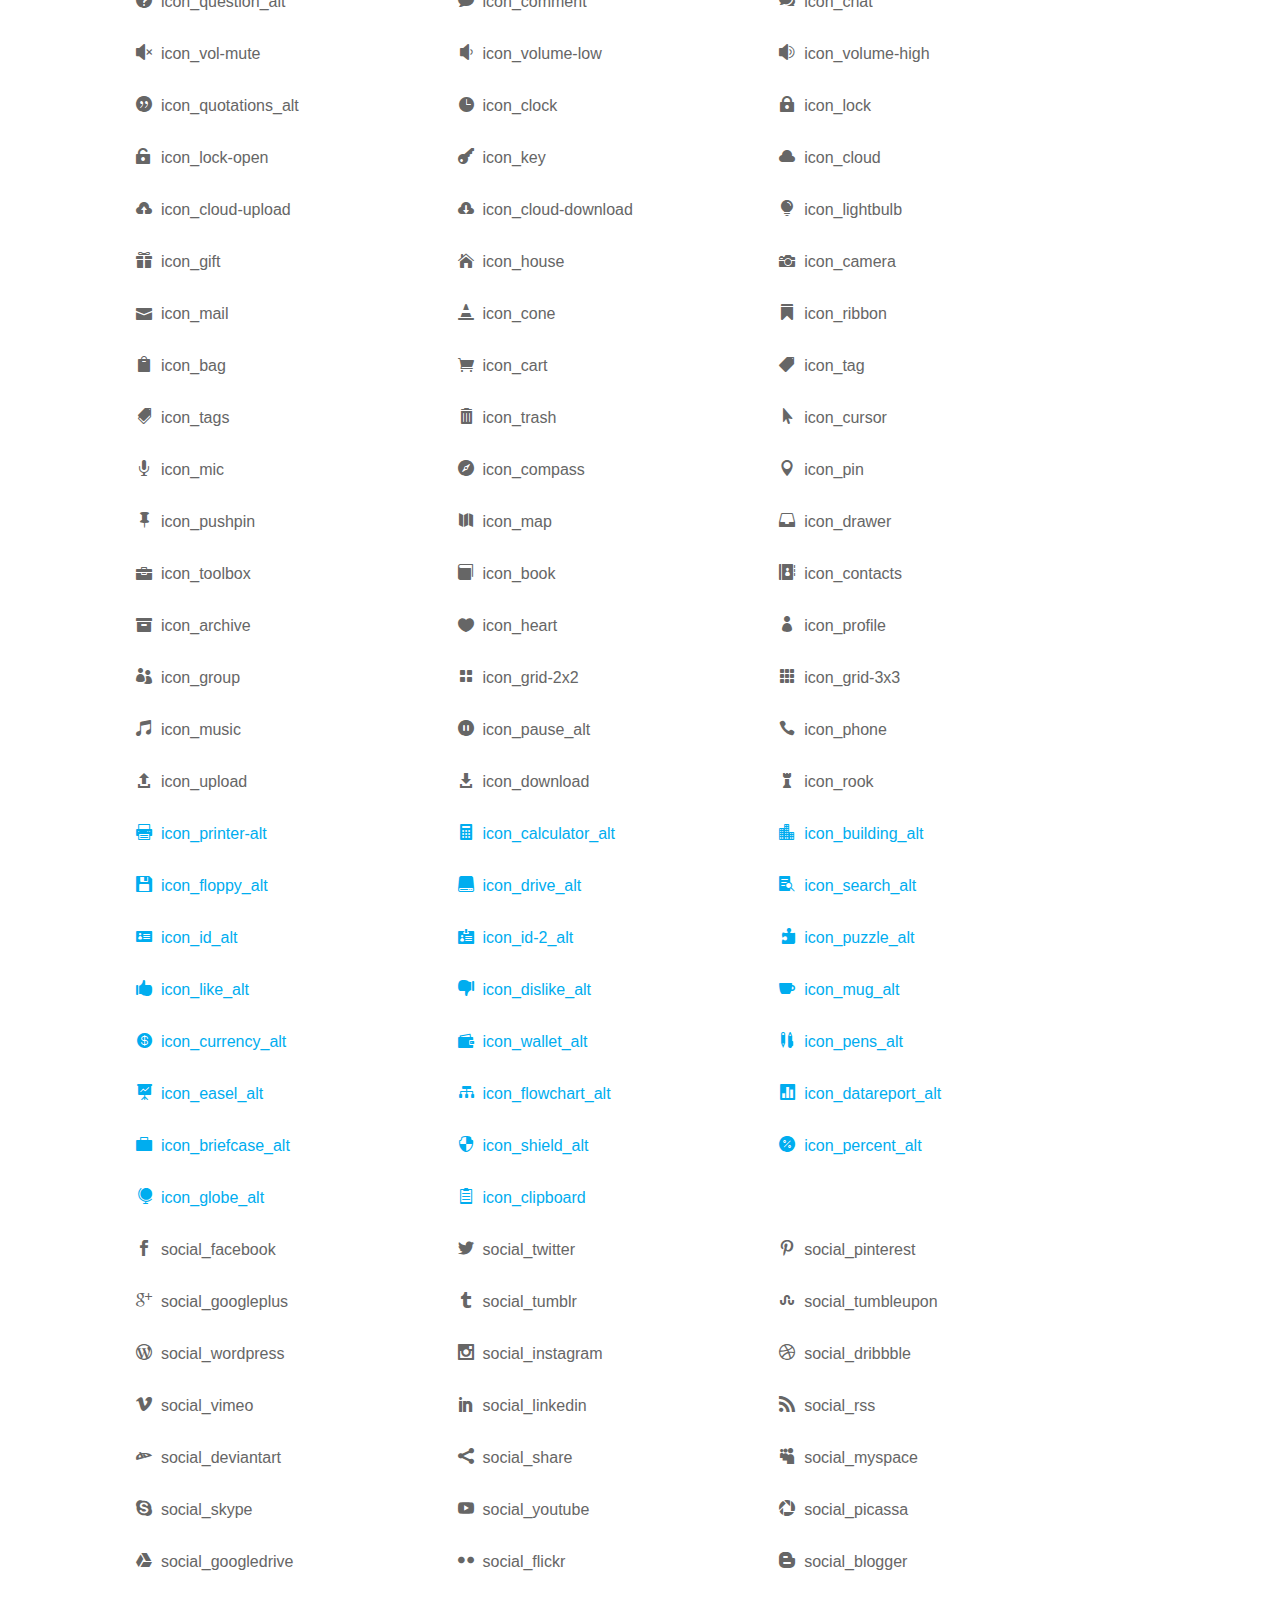
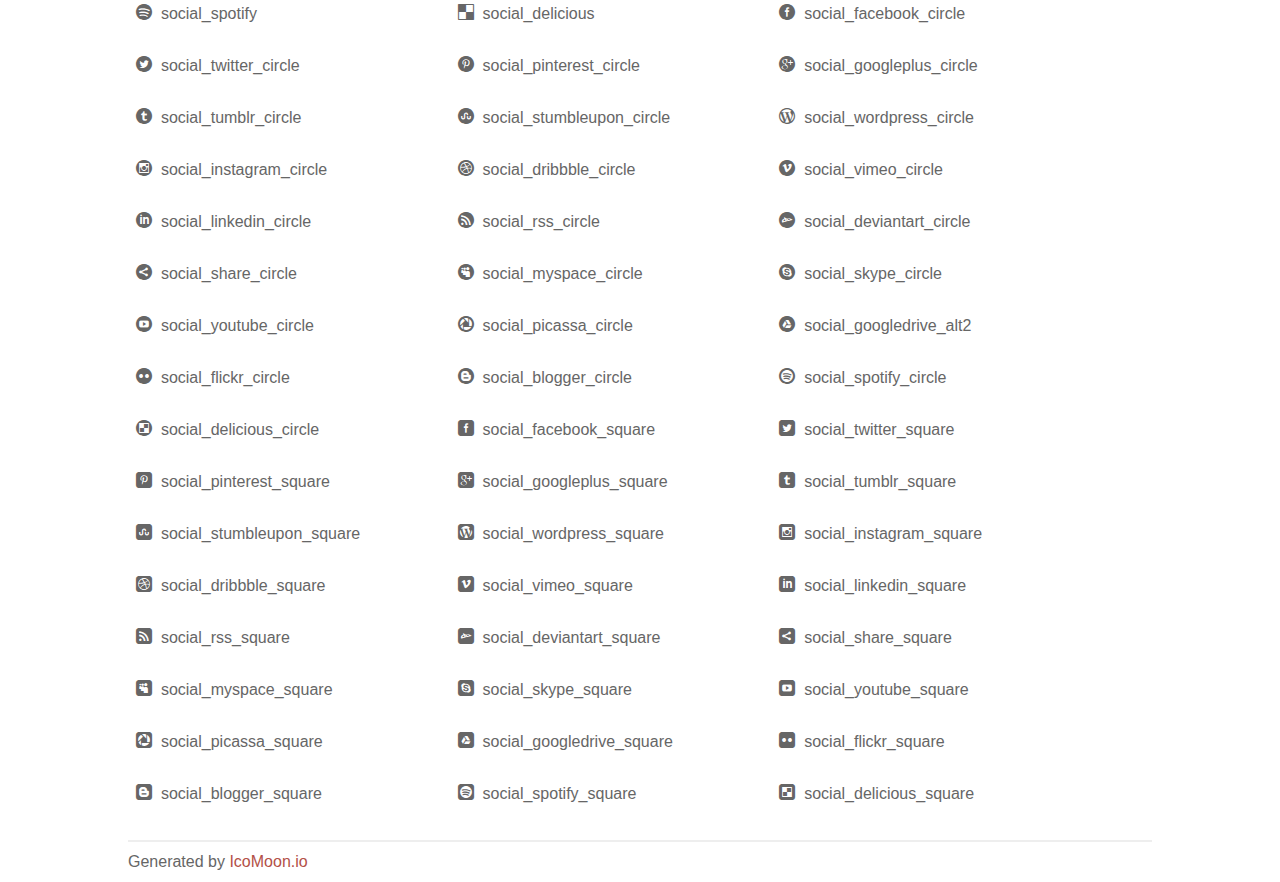
<file: livehelp_en/assets/plugins/elegant_font/css/index.html>
<!doctype html>
<html>
<head>
<title>Your Font/Glyphs</title>
<link rel="stylesheet" href="style.css" />
<!--[if lte IE 7]><script src="lte-ie7.js"></script><![endif]-->
<style>
	section, header, footer {display: block;}
	body {
		font-family: sans-serif;
		color: #666;
		line-height: 1.5;
		font-size: 1em;
	}
	* {
		-moz-box-sizing: border-box;
		-webkit-box-sizing: border-box;
		box-sizing: border-box;
		margin: 0;
		padding: 0;
	}
	.glyph {
		float: left;
		text-align: center;
		padding: .75em;
		margin: .4em 1.5em .75em 0;
		width: 6em;
		text-shadow: none;
	}
	
	.glyph input {
		font-family: consolas, monospace;
		font-size: 12px;
		width: 100%;
		text-align: center;
		border: 0;
		box-shadow: 0 0 0 1px #ccc;
		padding: .2em;
                -moz-border-radius: 5px;
                -webkit-border-radius: 5px;
	}
	
	

	.new {
		color:#00adef !important;
	}

	
	.w-main {
		width: 80%;
	}
	.centered {
		margin-left: auto;
		margin-right: auto;
	}
	.fs1 {
		font-size: 2em;
	}
	header {
		margin: 2em 0;
		padding-bottom: .5em;
		color: #666;
		box-shadow: 0 2px #eee;
	}
	header h1 {
		font-size: 2em;
		font-weight: normal;
	}
	.clearfix:before, .clearfix:after { content: ""; display: table; }
	.clearfix:after, .clear { clear: both; }
	footer {
		margin-top: 2em;
		padding: .5em 0;
		box-shadow: 0 -2px #eee;
	}
	a, a:visited {
		color: #B35047;
		text-decoration: none;
	}
	a:hover, a:focus {color: #000;}
	
	.box1 {
		font-size: 16px;
		display: inline-block;
		width: 30%;
		padding: .25em .5em;
		margin: 20px 10px 0 0;
	}
</style>
</head>
<body>
	<div class="w-main centered">
	<section class="mtm clearfix" id="glyphs">
	<div class="glyph">
		<div class="fs1" aria-hidden="true" data-icon="&#x21;"></div>
		<input type="text" readonly value="&amp;#x21;" />
	</div>
	<div class="glyph">
		<div class="fs1" aria-hidden="true" data-icon="&#x22;"></div>
		<input type="text" readonly value="&amp;#x22;" />
	</div>
	<div class="glyph">
		<div class="fs1" aria-hidden="true" data-icon="&#x23;"></div>
		<input type="text" readonly value="&amp;#x23;" />
	</div>
	<div class="glyph">
		<div class="fs1" aria-hidden="true" data-icon="&#x24;"></div>
		<input type="text" readonly value="&amp;#x24;" />
	</div>
	<div class="glyph">
		<div class="fs1" aria-hidden="true" data-icon="&#x25;"></div>
		<input type="text" readonly value="&amp;#x25;" />
	</div>
	<div class="glyph">
		<div class="fs1" aria-hidden="true" data-icon="&#x26;"></div>
		<input type="text" readonly value="&amp;#x26;" />
	</div>
	<div class="glyph">
		<div class="fs1" aria-hidden="true" data-icon="&#x27;"></div>
		<input type="text" readonly value="&amp;#x27;" />
	</div>
	<div class="glyph">
		<div class="fs1" aria-hidden="true" data-icon="&#x28;"></div>
		<input type="text" readonly value="&amp;#x28;" />
	</div>
	<div class="glyph">
		<div class="fs1" aria-hidden="true" data-icon="&#x29;"></div>
		<input type="text" readonly value="&amp;#x29;" />
	</div>
	<div class="glyph">
		<div class="fs1" aria-hidden="true" data-icon="&#x2a;"></div>
		<input type="text" readonly value="&amp;#x2a;" />
	</div>
	<div class="glyph">
		<div class="fs1" aria-hidden="true" data-icon="&#x2b;"></div>
		<input type="text" readonly value="&amp;#x2b;" />
	</div>
	<div class="glyph">
		<div class="fs1" aria-hidden="true" data-icon="&#x2c;"></div>
		<input type="text" readonly value="&amp;#x2c;" />
	</div>
	<div class="glyph">
		<div class="fs1" aria-hidden="true" data-icon="&#x2d;"></div>
		<input type="text" readonly value="&amp;#x2d;" />
	</div>
	<div class="glyph">
		<div class="fs1" aria-hidden="true" data-icon="&#x2e;"></div>
		<input type="text" readonly value="&amp;#x2e;" />
	</div>
	<div class="glyph">
		<div class="fs1" aria-hidden="true" data-icon="&#x2f;"></div>
		<input type="text" readonly value="&amp;#x2f;" />
	</div>
	<div class="glyph">
		<div class="fs1" aria-hidden="true" data-icon="&#x30;"></div>
		<input type="text" readonly value="&amp;#x30;" />
	</div>
	<div class="glyph">
		<div class="fs1" aria-hidden="true" data-icon="&#x31;"></div>
		<input type="text" readonly value="&amp;#x31;" />
	</div>
	<div class="glyph">
		<div class="fs1" aria-hidden="true" data-icon="&#x32;"></div>
		<input type="text" readonly value="&amp;#x32;" />
	</div>
	<div class="glyph">
		<div class="fs1" aria-hidden="true" data-icon="&#x33;"></div>
		<input type="text" readonly value="&amp;#x33;" />
	</div>
	<div class="glyph">
		<div class="fs1" aria-hidden="true" data-icon="&#x34;"></div>
		<input type="text" readonly value="&amp;#x34;" />
	</div>
	<div class="glyph">
		<div class="fs1" aria-hidden="true" data-icon="&#x35;"></div>
		<input type="text" readonly value="&amp;#x35;" />
	</div>
	<div class="glyph">
		<div class="fs1" aria-hidden="true" data-icon="&#x36;"></div>
		<input type="text" readonly value="&amp;#x36;" />
	</div>
	<div class="glyph">
		<div class="fs1" aria-hidden="true" data-icon="&#x37;"></div>
		<input type="text" readonly value="&amp;#x37;" />
	</div>
	<div class="glyph">
		<div class="fs1" aria-hidden="true" data-icon="&#x38;"></div>
		<input type="text" readonly value="&amp;#x38;" />
	</div>
	<div class="glyph">
		<div class="fs1" aria-hidden="true" data-icon="&#x39;"></div>
		<input type="text" readonly value="&amp;#x39;" />
	</div>
	<div class="glyph">
		<div class="fs1" aria-hidden="true" data-icon="&#x3a;"></div>
		<input type="text" readonly value="&amp;#x3a;" />
	</div>
	<div class="glyph">
		<div class="fs1" aria-hidden="true" data-icon="&#x3b;"></div>
		<input type="text" readonly value="&amp;#x3b;" />
	</div>
	<div class="glyph">
		<div class="fs1" aria-hidden="true" data-icon="&#x3c;"></div>
		<input type="text" readonly value="&amp;#x3c;" />
	</div>
	<div class="glyph">
		<div class="fs1" aria-hidden="true" data-icon="&#x3d;"></div>
		<input type="text" readonly value="&amp;#x3d;" />
	</div>
	<div class="glyph">
		<div class="fs1" aria-hidden="true" data-icon="&#x3e;"></div>
		<input type="text" readonly value="&amp;#x3e;" />
	</div>
	<div class="glyph">
		<div class="fs1" aria-hidden="true" data-icon="&#x3f;"></div>
		<input type="text" readonly value="&amp;#x3f;" />
	</div>
	<div class="glyph">
		<div class="fs1" aria-hidden="true" data-icon="&#x40;"></div>
		<input type="text" readonly value="&amp;#x40;" />
	</div>
	<div class="glyph">
		<div class="fs1" aria-hidden="true" data-icon="&#x41;"></div>
		<input type="text" readonly value="&amp;#x41;" />
	</div>
	<div class="glyph">
		<div class="fs1" aria-hidden="true" data-icon="&#x42;"></div>
		<input type="text" readonly value="&amp;#x42;" />
	</div>
	<div class="glyph">
		<div class="fs1" aria-hidden="true" data-icon="&#x43;"></div>
		<input type="text" readonly value="&amp;#x43;" />
	</div>
	<div class="glyph">
		<div class="fs1" aria-hidden="true" data-icon="&#x44;"></div>
		<input type="text" readonly value="&amp;#x44;" />
	</div>
	<div class="glyph">
		<div class="fs1" aria-hidden="true" data-icon="&#x45;"></div>
		<input type="text" readonly value="&amp;#x45;" />
	</div>
	<div class="glyph">
		<div class="fs1" aria-hidden="true" data-icon="&#x46;"></div>
		<input type="text" readonly value="&amp;#x46;" />
	</div>
	<div class="glyph">
		<div class="fs1" aria-hidden="true" data-icon="&#x47;"></div>
		<input type="text" readonly value="&amp;#x47;" />
	</div>
	<div class="glyph">
		<div class="fs1" aria-hidden="true" data-icon="&#x48;"></div>
		<input type="text" readonly value="&amp;#x48;" />
	</div>
	<div class="glyph">
		<div class="fs1" aria-hidden="true" data-icon="&#x49;"></div>
		<input type="text" readonly value="&amp;#x49;" />
	</div>
	<div class="glyph">
		<div class="fs1" aria-hidden="true" data-icon="&#x4a;"></div>
		<input type="text" readonly value="&amp;#x4a;" />
	</div>
	<div class="glyph">
		<div class="fs1" aria-hidden="true" data-icon="&#x4b;"></div>
		<input type="text" readonly value="&amp;#x4b;" />
	</div>
	<div class="glyph">
		<div class="fs1" aria-hidden="true" data-icon="&#x4c;"></div>
		<input type="text" readonly value="&amp;#x4c;" />
	</div>
	<div class="glyph">
		<div class="fs1" aria-hidden="true" data-icon="&#x4d;"></div>
		<input type="text" readonly value="&amp;#x4d;" />
	</div>
	<div class="glyph">
		<div class="fs1" aria-hidden="true" data-icon="&#x4e;"></div>
		<input type="text" readonly value="&amp;#x4e;" />
	</div>
	<div class="glyph">
		<div class="fs1" aria-hidden="true" data-icon="&#x4f;"></div>
		<input type="text" readonly value="&amp;#x4f;" />
	</div>
	<div class="glyph">
		<div class="fs1" aria-hidden="true" data-icon="&#x50;"></div>
		<input type="text" readonly value="&amp;#x50;" />
	</div>
	<div class="glyph">
		<div class="fs1" aria-hidden="true" data-icon="&#x51;"></div>
		<input type="text" readonly value="&amp;#x51;" />
	</div>
	<div class="glyph">
		<div class="fs1" aria-hidden="true" data-icon="&#x52;"></div>
		<input type="text" readonly value="&amp;#x52;" />
	</div>
	<div class="glyph">
		<div class="fs1" aria-hidden="true" data-icon="&#x53;"></div>
		<input type="text" readonly value="&amp;#x53;" />
	</div>
	<div class="glyph">
		<div class="fs1" aria-hidden="true" data-icon="&#x54;"></div>
		<input type="text" readonly value="&amp;#x54;" />
	</div>
	<div class="glyph">
		<div class="fs1" aria-hidden="true" data-icon="&#x55;"></div>
		<input type="text" readonly value="&amp;#x55;" />
	</div>
	<div class="glyph">
		<div class="fs1" aria-hidden="true" data-icon="&#x56;"></div>
		<input type="text" readonly value="&amp;#x56;" />
	</div>
	<div class="glyph">
		<div class="fs1" aria-hidden="true" data-icon="&#x57;"></div>
		<input type="text" readonly value="&amp;#x57;" />
	</div>
	<div class="glyph">
		<div class="fs1" aria-hidden="true" data-icon="&#x58;"></div>
		<input type="text" readonly value="&amp;#x58;" />
	</div>
	<div class="glyph">
		<div class="fs1" aria-hidden="true" data-icon="&#x59;"></div>
		<input type="text" readonly value="&amp;#x59;" />
	</div>
	<div class="glyph">
		<div class="fs1" aria-hidden="true" data-icon="&#x5a;"></div>
		<input type="text" readonly value="&amp;#x5a;" />
	</div>
	<div class="glyph">
		<div class="fs1" aria-hidden="true" data-icon="&#x5b;"></div>
		<input type="text" readonly value="&amp;#x5b;" />
	</div>
	<div class="glyph">
		<div class="fs1" aria-hidden="true" data-icon="&#x5c;"></div>
		<input type="text" readonly value="&amp;#x5c;" />
	</div>
	<div class="glyph">
		<div class="fs1" aria-hidden="true" data-icon="&#x5d;"></div>
		<input type="text" readonly value="&amp;#x5d;" />
	</div>
	<div class="glyph">
		<div class="fs1" aria-hidden="true" data-icon="&#x5e;"></div>
		<input type="text" readonly value="&amp;#x5e;" />
	</div>
	<div class="glyph">
		<div class="fs1" aria-hidden="true" data-icon="&#x5f;"></div>
		<input type="text" readonly value="&amp;#x5f;" />
	</div>
	<div class="glyph">
		<div class="fs1" aria-hidden="true" data-icon="&#x60;"></div>
		<input type="text" readonly value="&amp;#x60;" />
	</div>
	<div class="glyph">
		<div class="fs1" aria-hidden="true" data-icon="&#x61;"></div>
		<input type="text" readonly value="&amp;#x61;" />
	</div>
	<div class="glyph">
		<div class="fs1" aria-hidden="true" data-icon="&#x62;"></div>
		<input type="text" readonly value="&amp;#x62;" />
	</div>
	<div class="glyph">
		<div class="fs1" aria-hidden="true" data-icon="&#x63;"></div>
		<input type="text" readonly value="&amp;#x63;" />
	</div>
	<div class="glyph">
		<div class="fs1" aria-hidden="true" data-icon="&#x64;"></div>
		<input type="text" readonly value="&amp;#x64;" />
	</div>
	<div class="glyph">
		<div class="fs1" aria-hidden="true" data-icon="&#x65;"></div>
		<input type="text" readonly value="&amp;#x65;" />
	</div>
	<div class="glyph">
		<div class="fs1" aria-hidden="true" data-icon="&#x66;"></div>
		<input type="text" readonly value="&amp;#x66;" />
	</div>
	<div class="glyph">
		<div class="fs1" aria-hidden="true" data-icon="&#x67;"></div>
		<input type="text" readonly value="&amp;#x67;" />
	</div>
	<div class="glyph">
		<div class="fs1" aria-hidden="true" data-icon="&#x68;"></div>
		<input type="text" readonly value="&amp;#x68;" />
	</div>
	<div class="glyph">
		<div class="fs1" aria-hidden="true" data-icon="&#x69;"></div>
		<input type="text" readonly value="&amp;#x69;" />
	</div>
	<div class="glyph">
		<div class="fs1" aria-hidden="true" data-icon="&#x6a;"></div>
		<input type="text" readonly value="&amp;#x6a;" />
	</div>
	<div class="glyph">
		<div class="fs1" aria-hidden="true" data-icon="&#x6b;"></div>
		<input type="text" readonly value="&amp;#x6b;" />
	</div>
	<div class="glyph">
		<div class="fs1" aria-hidden="true" data-icon="&#x6c;"></div>
		<input type="text" readonly value="&amp;#x6c;" />
	</div>
	<div class="glyph">
		<div class="fs1" aria-hidden="true" data-icon="&#x6d;"></div>
		<input type="text" readonly value="&amp;#x6d;" />
	</div>
	<div class="glyph">
		<div class="fs1" aria-hidden="true" data-icon="&#x6e;"></div>
		<input type="text" readonly value="&amp;#x6e;" />
	</div>
	<div class="glyph">
		<div class="fs1" aria-hidden="true" data-icon="&#x6f;"></div>
		<input type="text" readonly value="&amp;#x6f;" />
	</div>
	<div class="glyph">
		<div class="fs1" aria-hidden="true" data-icon="&#x70;"></div>
		<input type="text" readonly value="&amp;#x70;" />
	</div>
	<div class="glyph">
		<div class="fs1" aria-hidden="true" data-icon="&#x71;"></div>
		<input type="text" readonly value="&amp;#x71;" />
	</div>
	<div class="glyph">
		<div class="fs1" aria-hidden="true" data-icon="&#x72;"></div>
		<input type="text" readonly value="&amp;#x72;" />
	</div>
	<div class="glyph">
		<div class="fs1" aria-hidden="true" data-icon="&#x73;"></div>
		<input type="text" readonly value="&amp;#x73;" />
	</div>
	<div class="glyph">
		<div class="fs1" aria-hidden="true" data-icon="&#x74;"></div>
		<input type="text" readonly value="&amp;#x74;" />
	</div>
	<div class="glyph">
		<div class="fs1" aria-hidden="true" data-icon="&#x75;"></div>
		<input type="text" readonly value="&amp;#x75;" />
	</div>
	<div class="glyph">
		<div class="fs1" aria-hidden="true" data-icon="&#x76;"></div>
		<input type="text" readonly value="&amp;#x76;" />
	</div>
	<div class="glyph">
		<div class="fs1" aria-hidden="true" data-icon="&#x77;"></div>
		<input type="text" readonly value="&amp;#x77;" />
	</div>
	<div class="glyph">
		<div class="fs1" aria-hidden="true" data-icon="&#x78;"></div>
		<input type="text" readonly value="&amp;#x78;" />
	</div>
	<div class="glyph">
		<div class="fs1" aria-hidden="true" data-icon="&#x79;"></div>
		<input type="text" readonly value="&amp;#x79;" />
	</div>
	<div class="glyph">
		<div class="fs1" aria-hidden="true" data-icon="&#x7a;"></div>
		<input type="text" readonly value="&amp;#x7a;" />
	</div>
	<div class="glyph">
		<div class="fs1" aria-hidden="true" data-icon="&#x7b;"></div>
		<input type="text" readonly value="&amp;#x7b;" />
	</div>
	<div class="glyph">
		<div class="fs1" aria-hidden="true" data-icon="&#x7c;"></div>
		<input type="text" readonly value="&amp;#x7c;" />
	</div>
	<div class="glyph">
		<div class="fs1" aria-hidden="true" data-icon="&#x7d;"></div>
		<input type="text" readonly value="&amp;#x7d;" />
	</div>
	<div class="glyph">
		<div class="fs1" aria-hidden="true" data-icon="&#x7e;"></div>
		<input type="text" readonly value="&amp;#x7e;" />
	</div>
	<div class="glyph">
		<div class="fs1" aria-hidden="true" data-icon="&#xe000;"></div>
		<input type="text" readonly value="&amp;#xe000;" />
	</div>
	<div class="glyph">
		<div class="fs1" aria-hidden="true" data-icon="&#xe001;"></div>
		<input type="text" readonly value="&amp;#xe001;" />
	</div>
	<div class="glyph">
		<div class="fs1" aria-hidden="true" data-icon="&#xe002;"></div>
		<input type="text" readonly value="&amp;#xe002;" />
	</div>
	<div class="glyph">
		<div class="fs1" aria-hidden="true" data-icon="&#xe003;"></div>
		<input type="text" readonly value="&amp;#xe003;" />
	</div>
	<div class="glyph">
		<div class="fs1" aria-hidden="true" data-icon="&#xe004;"></div>
		<input type="text" readonly value="&amp;#xe004;" />
	</div>
	<div class="glyph">
		<div class="fs1" aria-hidden="true" data-icon="&#xe005;"></div>
		<input type="text" readonly value="&amp;#xe005;" />
	</div>
	<div class="glyph">
		<div class="fs1" aria-hidden="true" data-icon="&#xe006;"></div>
		<input type="text" readonly value="&amp;#xe006;" />
	</div>
	<div class="glyph">
		<div class="fs1" aria-hidden="true" data-icon="&#xe007;"></div>
		<input type="text" readonly value="&amp;#xe007;" />
	</div>
	<div class="glyph">
		<div class="fs1" aria-hidden="true" data-icon="&#xe008;"></div>
		<input type="text" readonly value="&amp;#xe008;" />
	</div>
	<div class="glyph">
		<div class="fs1" aria-hidden="true" data-icon="&#xe009;"></div>
		<input type="text" readonly value="&amp;#xe009;" />
	</div>
	<div class="glyph">
		<div class="fs1" aria-hidden="true" data-icon="&#xe00a;"></div>
		<input type="text" readonly value="&amp;#xe00a;" />
	</div>
	<div class="glyph">
		<div class="fs1" aria-hidden="true" data-icon="&#xe00b;"></div>
		<input type="text" readonly value="&amp;#xe00b;" />
	</div>
	<div class="glyph">
		<div class="fs1" aria-hidden="true" data-icon="&#xe00c;"></div>
		<input type="text" readonly value="&amp;#xe00c;" />
	</div>
	<div class="glyph">
		<div class="fs1" aria-hidden="true" data-icon="&#xe00d;"></div>
		<input type="text" readonly value="&amp;#xe00d;" />
	</div>
	<div class="glyph">
		<div class="fs1" aria-hidden="true" data-icon="&#xe00e;"></div>
		<input type="text" readonly value="&amp;#xe00e;" />
	</div>
	<div class="glyph">
		<div class="fs1" aria-hidden="true" data-icon="&#xe00f;"></div>
		<input type="text" readonly value="&amp;#xe00f;" />
	</div>
	<div class="glyph">
		<div class="fs1" aria-hidden="true" data-icon="&#xe010;"></div>
		<input type="text" readonly value="&amp;#xe010;" />
	</div>
	<div class="glyph">
		<div class="fs1" aria-hidden="true" data-icon="&#xe011;"></div>
		<input type="text" readonly value="&amp;#xe011;" />
	</div>
	<div class="glyph">
		<div class="fs1" aria-hidden="true" data-icon="&#xe012;"></div>
		<input type="text" readonly value="&amp;#xe012;" />
	</div>
	<div class="glyph">
		<div class="fs1" aria-hidden="true" data-icon="&#xe013;"></div>
		<input type="text" readonly value="&amp;#xe013;" />
	</div>
	<div class="glyph">
		<div class="fs1" aria-hidden="true" data-icon="&#xe014;"></div>
		<input type="text" readonly value="&amp;#xe014;" />
	</div>
	<div class="glyph">
		<div class="fs1" aria-hidden="true" data-icon="&#xe015;"></div>
		<input type="text" readonly value="&amp;#xe015;" />
	</div>
	<div class="glyph">
		<div class="fs1" aria-hidden="true" data-icon="&#xe016;"></div>
		<input type="text" readonly value="&amp;#xe016;" />
	</div>
	<div class="glyph">
		<div class="fs1" aria-hidden="true" data-icon="&#xe017;"></div>
		<input type="text" readonly value="&amp;#xe017;" />
	</div>
	<div class="glyph">
		<div class="fs1" aria-hidden="true" data-icon="&#xe018;"></div>
		<input type="text" readonly value="&amp;#xe018;" />
	</div>
	<div class="glyph">
		<div class="fs1" aria-hidden="true" data-icon="&#xe019;"></div>
		<input type="text" readonly value="&amp;#xe019;" />
	</div>
	<div class="glyph">
		<div class="fs1" aria-hidden="true" data-icon="&#xe01a;"></div>
		<input type="text" readonly value="&amp;#xe01a;" />
	</div>
	<div class="glyph">
		<div class="fs1" aria-hidden="true" data-icon="&#xe01b;"></div>
		<input type="text" readonly value="&amp;#xe01b;" />
	</div>
	<div class="glyph">
		<div class="fs1" aria-hidden="true" data-icon="&#xe01c;"></div>
		<input type="text" readonly value="&amp;#xe01c;" />
	</div>
	<div class="glyph">
		<div class="fs1" aria-hidden="true" data-icon="&#xe01d;"></div>
		<input type="text" readonly value="&amp;#xe01d;" />
	</div>
	<div class="glyph">
		<div class="fs1" aria-hidden="true" data-icon="&#xe01e;"></div>
		<input type="text" readonly value="&amp;#xe01e;" />
	</div>
	<div class="glyph">
		<div class="fs1" aria-hidden="true" data-icon="&#xe01f;"></div>
		<input type="text" readonly value="&amp;#xe01f;" />
	</div>
	<div class="glyph">
		<div class="fs1" aria-hidden="true" data-icon="&#xe020;"></div>
		<input type="text" readonly value="&amp;#xe020;" />
	</div>
	<div class="glyph">
		<div class="fs1" aria-hidden="true" data-icon="&#xe021;"></div>
		<input type="text" readonly value="&amp;#xe021;" />
	</div>
	<div class="glyph">
		<div class="fs1" aria-hidden="true" data-icon="&#xe022;"></div>
		<input type="text" readonly value="&amp;#xe022;" />
	</div>
	<div class="glyph">
		<div class="fs1" aria-hidden="true" data-icon="&#xe023;"></div>
		<input type="text" readonly value="&amp;#xe023;" />
	</div>
	<div class="glyph">
		<div class="fs1" aria-hidden="true" data-icon="&#xe024;"></div>
		<input type="text" readonly value="&amp;#xe024;" />
	</div>
	<div class="glyph">
		<div class="fs1" aria-hidden="true" data-icon="&#xe025;"></div>
		<input type="text" readonly value="&amp;#xe025;" />
	</div>
	<div class="glyph">
		<div class="fs1" aria-hidden="true" data-icon="&#xe026;"></div>
		<input type="text" readonly value="&amp;#xe026;" />
	</div>
	<div class="glyph">
		<div class="fs1" aria-hidden="true" data-icon="&#xe027;"></div>
		<input type="text" readonly value="&amp;#xe027;" />
	</div>
	<div class="glyph">
		<div class="fs1" aria-hidden="true" data-icon="&#xe028;"></div>
		<input type="text" readonly value="&amp;#xe028;" />
	</div>
	<div class="glyph">
		<div class="fs1" aria-hidden="true" data-icon="&#xe029;"></div>
		<input type="text" readonly value="&amp;#xe029;" />
	</div>
	<div class="glyph">
		<div class="fs1" aria-hidden="true" data-icon="&#xe02a;"></div>
		<input type="text" readonly value="&amp;#xe02a;" />
	</div>
	<div class="glyph">
		<div class="fs1" aria-hidden="true" data-icon="&#xe02b;"></div>
		<input type="text" readonly value="&amp;#xe02b;" />
	</div>
	<div class="glyph">
		<div class="fs1" aria-hidden="true" data-icon="&#xe02c;"></div>
		<input type="text" readonly value="&amp;#xe02c;" />
	</div>
	<div class="glyph">
		<div class="fs1" aria-hidden="true" data-icon="&#xe02d;"></div>
		<input type="text" readonly value="&amp;#xe02d;" />
	</div>
	<div class="glyph">
		<div class="fs1" aria-hidden="true" data-icon="&#xe02e;"></div>
		<input type="text" readonly value="&amp;#xe02e;" />
	</div>
	<div class="glyph">
		<div class="fs1" aria-hidden="true" data-icon="&#xe02f;"></div>
		<input type="text" readonly value="&amp;#xe02f;" />
	</div>
	<div class="glyph">
		<div class="fs1" aria-hidden="true" data-icon="&#xe030;"></div>
		<input type="text" readonly value="&amp;#xe030;" />
	</div>
    
    <div class="new">
    
    <div class="glyph">
		<div class="fs1" aria-hidden="true" data-icon="&#xe103;"></div>
		<input type="text" readonly value="&amp;#xe103;" />
	</div>
	<div class="glyph">
		<div class="fs1" aria-hidden="true" data-icon="&#xe0ee;"></div>
		<input type="text" readonly value="&amp;#xe0ee;" />
	</div>
	<div class="glyph">
		<div class="fs1" aria-hidden="true" data-icon="&#xe0ef;"></div>
		<input type="text" readonly value="&amp;#xe0ef;" />
	</div>
	<div class="glyph">
		<div class="fs1" aria-hidden="true" data-icon="&#xe0e8;"></div>
		<input type="text" readonly value="&amp;#xe0e8;" />
	</div>
	<div class="glyph">
		<div class="fs1" aria-hidden="true" data-icon="&#xe0ea;"></div>
		<input type="text" readonly value="&amp;#xe0ea;" />
	</div>
	<div class="glyph">
		<div class="fs1" aria-hidden="true" data-icon="&#xe101;"></div>
		<input type="text" readonly value="&amp;#xe101;" />
	</div>
	<div class="glyph">
		<div class="fs1" aria-hidden="true" data-icon="&#xe107;"></div>
		<input type="text" readonly value="&amp;#xe107;" />
	</div>
	<div class="glyph">
		<div class="fs1" aria-hidden="true" data-icon="&#xe108;"></div>
		<input type="text" readonly value="&amp;#xe108;" />
	</div>
	<div class="glyph">
		<div class="fs1" aria-hidden="true" data-icon="&#xe102;"></div>
		<input type="text" readonly value="&amp;#xe102;" />
	</div>
	<div class="glyph">
		<div class="fs1" aria-hidden="true" data-icon="&#xe106;"></div>
		<input type="text" readonly value="&amp;#xe106;" />
	</div>
	<div class="glyph">
		<div class="fs1" aria-hidden="true" data-icon="&#xe0eb;"></div>
		<input type="text" readonly value="&amp;#xe0eb;" />
	</div>
	<div class="glyph">
		<div class="fs1" aria-hidden="true" data-icon="&#xe105;"></div>
		<input type="text" readonly value="&amp;#xe105;" />
	</div>
	<div class="glyph">
		<div class="fs1" aria-hidden="true" data-icon="&#xe0ed;"></div>
		<input type="text" readonly value="&amp;#xe0ed;" />
	</div>
	<div class="glyph">
		<div class="fs1" aria-hidden="true" data-icon="&#xe100;"></div>
		<input type="text" readonly value="&amp;#xe100;" />
	</div>
	<div class="glyph">
		<div class="fs1" aria-hidden="true" data-icon="&#xe104;"></div>
		<input type="text" readonly value="&amp;#xe104;" />
	</div>
	<div class="glyph">
		<div class="fs1" aria-hidden="true" data-icon="&#xe0e9;"></div>
		<input type="text" readonly value="&amp;#xe0e9;" />
	</div>
	<div class="glyph">
		<div class="fs1" aria-hidden="true" data-icon="&#xe109;"></div>
		<input type="text" readonly value="&amp;#xe109;" />
	</div>
	<div class="glyph">
		<div class="fs1" aria-hidden="true" data-icon="&#xe0ec;"></div>
		<input type="text" readonly value="&amp;#xe0ec;" />
	</div>
	<div class="glyph">
		<div class="fs1" aria-hidden="true" data-icon="&#xe0fe;"></div>
		<input type="text" readonly value="&amp;#xe0fe;" />
	</div>
	<div class="glyph">
		<div class="fs1" aria-hidden="true" data-icon="&#xe0f6;"></div>
		<input type="text" readonly value="&amp;#xe0f6;" />
	</div>
	<div class="glyph">
		<div class="fs1" aria-hidden="true" data-icon="&#xe0fb;"></div>
		<input type="text" readonly value="&amp;#xe0fb;" />
	</div>
	<div class="glyph">
		<div class="fs1" aria-hidden="true" data-icon="&#xe0e2;"></div>
		<input type="text" readonly value="&amp;#xe0e2;" />
	</div>
	<div class="glyph">
		<div class="fs1" aria-hidden="true" data-icon="&#xe0e3;"></div>
		<input type="text" readonly value="&amp;#xe0e3;" />
	</div>
	<div class="glyph">
		<div class="fs1" aria-hidden="true" data-icon="&#xe0f5;"></div>
		<input type="text" readonly value="&amp;#xe0f5;" />
	</div>
	<div class="glyph">
		<div class="fs1" aria-hidden="true" data-icon="&#xe0e1;"></div>
		<input type="text" readonly value="&amp;#xe0e1;" />
	</div>
	<div class="glyph">
		<div class="fs1" aria-hidden="true" data-icon="&#xe0ff;"></div>
		<input type="text" readonly value="&amp;#xe0ff;" />
	</div>
    
    </div>
    
	<div class="glyph">
		<div class="fs1" aria-hidden="true" data-icon="&#xe031;"></div>
		<input type="text" readonly value="&amp;#xe031;" />
	</div>
	<div class="glyph">
		<div class="fs1" aria-hidden="true" data-icon="&#xe032;"></div>
		<input type="text" readonly value="&amp;#xe032;" />
	</div>
	<div class="glyph">
		<div class="fs1" aria-hidden="true" data-icon="&#xe033;"></div>
		<input type="text" readonly value="&amp;#xe033;" />
	</div>
	<div class="glyph">
		<div class="fs1" aria-hidden="true" data-icon="&#xe034;"></div>
		<input type="text" readonly value="&amp;#xe034;" />
	</div>
	<div class="glyph">
		<div class="fs1" aria-hidden="true" data-icon="&#xe035;"></div>
		<input type="text" readonly value="&amp;#xe035;" />
	</div>
	<div class="glyph">
		<div class="fs1" aria-hidden="true" data-icon="&#xe036;"></div>
		<input type="text" readonly value="&amp;#xe036;" />
	</div>
	<div class="glyph">
		<div class="fs1" aria-hidden="true" data-icon="&#xe037;"></div>
		<input type="text" readonly value="&amp;#xe037;" />
	</div>
	<div class="glyph">
		<div class="fs1" aria-hidden="true" data-icon="&#xe038;"></div>
		<input type="text" readonly value="&amp;#xe038;" />
	</div>
	<div class="glyph">
		<div class="fs1" aria-hidden="true" data-icon="&#xe039;"></div>
		<input type="text" readonly value="&amp;#xe039;" />
	</div>
	<div class="glyph">
		<div class="fs1" aria-hidden="true" data-icon="&#xe03a;"></div>
		<input type="text" readonly value="&amp;#xe03a;" />
	</div>
	<div class="glyph">
		<div class="fs1" aria-hidden="true" data-icon="&#xe03b;"></div>
		<input type="text" readonly value="&amp;#xe03b;" />
	</div>
	<div class="glyph">
		<div class="fs1" aria-hidden="true" data-icon="&#xe03c;"></div>
		<input type="text" readonly value="&amp;#xe03c;" />
	</div>
	<div class="glyph">
		<div class="fs1" aria-hidden="true" data-icon="&#xe03d;"></div>
		<input type="text" readonly value="&amp;#xe03d;" />
	</div>
	<div class="glyph">
		<div class="fs1" aria-hidden="true" data-icon="&#xe03e;"></div>
		<input type="text" readonly value="&amp;#xe03e;" />
	</div>
	<div class="glyph">
		<div class="fs1" aria-hidden="true" data-icon="&#xe03f;"></div>
		<input type="text" readonly value="&amp;#xe03f;" />
	</div>
	<div class="glyph">
		<div class="fs1" aria-hidden="true" data-icon="&#xe040;"></div>
		<input type="text" readonly value="&amp;#xe040;" />
	</div>
	<div class="glyph">
		<div class="fs1" aria-hidden="true" data-icon="&#xe041;"></div>
		<input type="text" readonly value="&amp;#xe041;" />
	</div>
	<div class="glyph">
		<div class="fs1" aria-hidden="true" data-icon="&#xe042;"></div>
		<input type="text" readonly value="&amp;#xe042;" />
	</div>
	<div class="glyph">
		<div class="fs1" aria-hidden="true" data-icon="&#xe043;"></div>
		<input type="text" readonly value="&amp;#xe043;" />
	</div>
	<div class="glyph">
		<div class="fs1" aria-hidden="true" data-icon="&#xe044;"></div>
		<input type="text" readonly value="&amp;#xe044;" />
	</div>
	<div class="glyph">
		<div class="fs1" aria-hidden="true" data-icon="&#xe045;"></div>
		<input type="text" readonly value="&amp;#xe045;" />
	</div>
	<div class="glyph">
		<div class="fs1" aria-hidden="true" data-icon="&#xe046;"></div>
		<input type="text" readonly value="&amp;#xe046;" />
	</div>
	<div class="glyph">
		<div class="fs1" aria-hidden="true" data-icon="&#xe047;"></div>
		<input type="text" readonly value="&amp;#xe047;" />
	</div>
	<div class="glyph">
		<div class="fs1" aria-hidden="true" data-icon="&#xe048;"></div>
		<input type="text" readonly value="&amp;#xe048;" />
	</div>
	<div class="glyph">
		<div class="fs1" aria-hidden="true" data-icon="&#xe049;"></div>
		<input type="text" readonly value="&amp;#xe049;" />
	</div>
	<div class="glyph">
		<div class="fs1" aria-hidden="true" data-icon="&#xe04a;"></div>
		<input type="text" readonly value="&amp;#xe04a;" />
	</div>
	<div class="glyph">
		<div class="fs1" aria-hidden="true" data-icon="&#xe04b;"></div>
		<input type="text" readonly value="&amp;#xe04b;" />
	</div>
	<div class="glyph">
		<div class="fs1" aria-hidden="true" data-icon="&#xe04c;"></div>
		<input type="text" readonly value="&amp;#xe04c;" />
	</div>
	<div class="glyph">
		<div class="fs1" aria-hidden="true" data-icon="&#xe04d;"></div>
		<input type="text" readonly value="&amp;#xe04d;" />
	</div>
	<div class="glyph">
		<div class="fs1" aria-hidden="true" data-icon="&#xe04e;"></div>
		<input type="text" readonly value="&amp;#xe04e;" />
	</div>
	<div class="glyph">
		<div class="fs1" aria-hidden="true" data-icon="&#xe04f;"></div>
		<input type="text" readonly value="&amp;#xe04f;" />
	</div>
	<div class="glyph">
		<div class="fs1" aria-hidden="true" data-icon="&#xe050;"></div>
		<input type="text" readonly value="&amp;#xe050;" />
	</div>
	<div class="glyph">
		<div class="fs1" aria-hidden="true" data-icon="&#xe051;"></div>
		<input type="text" readonly value="&amp;#xe051;" />
	</div>
	<div class="glyph">
		<div class="fs1" aria-hidden="true" data-icon="&#xe052;"></div>
		<input type="text" readonly value="&amp;#xe052;" />
	</div>
	<div class="glyph">
		<div class="fs1" aria-hidden="true" data-icon="&#xe053;"></div>
		<input type="text" readonly value="&amp;#xe053;" />
	</div>
	<div class="glyph">
		<div class="fs1" aria-hidden="true" data-icon="&#xe054;"></div>
		<input type="text" readonly value="&amp;#xe054;" />
	</div>
	<div class="glyph">
		<div class="fs1" aria-hidden="true" data-icon="&#xe055;"></div>
		<input type="text" readonly value="&amp;#xe055;" />
	</div>
	<div class="glyph">
		<div class="fs1" aria-hidden="true" data-icon="&#xe056;"></div>
		<input type="text" readonly value="&amp;#xe056;" />
	</div>
	<div class="glyph">
		<div class="fs1" aria-hidden="true" data-icon="&#xe057;"></div>
		<input type="text" readonly value="&amp;#xe057;" />
	</div>
	<div class="glyph">
		<div class="fs1" aria-hidden="true" data-icon="&#xe058;"></div>
		<input type="text" readonly value="&amp;#xe058;" />
	</div>
	<div class="glyph">
		<div class="fs1" aria-hidden="true" data-icon="&#xe059;"></div>
		<input type="text" readonly value="&amp;#xe059;" />
	</div>
	<div class="glyph">
		<div class="fs1" aria-hidden="true" data-icon="&#xe05a;"></div>
		<input type="text" readonly value="&amp;#xe05a;" />
	</div>
	<div class="glyph">
		<div class="fs1" aria-hidden="true" data-icon="&#xe05b;"></div>
		<input type="text" readonly value="&amp;#xe05b;" />
	</div>
	<div class="glyph">
		<div class="fs1" aria-hidden="true" data-icon="&#xe05c;"></div>
		<input type="text" readonly value="&amp;#xe05c;" />
	</div>
	<div class="glyph">
		<div class="fs1" aria-hidden="true" data-icon="&#xe05d;"></div>
		<input type="text" readonly value="&amp;#xe05d;" />
	</div>
	<div class="glyph">
		<div class="fs1" aria-hidden="true" data-icon="&#xe05e;"></div>
		<input type="text" readonly value="&amp;#xe05e;" />
	</div>
	<div class="glyph">
		<div class="fs1" aria-hidden="true" data-icon="&#xe05f;"></div>
		<input type="text" readonly value="&amp;#xe05f;" />
	</div>
	<div class="glyph">
		<div class="fs1" aria-hidden="true" data-icon="&#xe060;"></div>
		<input type="text" readonly value="&amp;#xe060;" />
	</div>
	<div class="glyph">
		<div class="fs1" aria-hidden="true" data-icon="&#xe061;"></div>
		<input type="text" readonly value="&amp;#xe061;" />
	</div>
	<div class="glyph">
		<div class="fs1" aria-hidden="true" data-icon="&#xe062;"></div>
		<input type="text" readonly value="&amp;#xe062;" />
	</div>
	<div class="glyph">
		<div class="fs1" aria-hidden="true" data-icon="&#xe063;"></div>
		<input type="text" readonly value="&amp;#xe063;" />
	</div>
	<div class="glyph">
		<div class="fs1" aria-hidden="true" data-icon="&#xe064;"></div>
		<input type="text" readonly value="&amp;#xe064;" />
	</div>
	<div class="glyph">
		<div class="fs1" aria-hidden="true" data-icon="&#xe065;"></div>
		<input type="text" readonly value="&amp;#xe065;" />
	</div>
	<div class="glyph">
		<div class="fs1" aria-hidden="true" data-icon="&#xe066;"></div>
		<input type="text" readonly value="&amp;#xe066;" />
	</div>
	<div class="glyph">
		<div class="fs1" aria-hidden="true" data-icon="&#xe067;"></div>
		<input type="text" readonly value="&amp;#xe067;" />
	</div>
	<div class="glyph">
		<div class="fs1" aria-hidden="true" data-icon="&#xe068;"></div>
		<input type="text" readonly value="&amp;#xe068;" />
	</div>
	<div class="glyph">
		<div class="fs1" aria-hidden="true" data-icon="&#xe069;"></div>
		<input type="text" readonly value="&amp;#xe069;" />
	</div>
	<div class="glyph">
		<div class="fs1" aria-hidden="true" data-icon="&#xe06a;"></div>
		<input type="text" readonly value="&amp;#xe06a;" />
	</div>
	<div class="glyph">
		<div class="fs1" aria-hidden="true" data-icon="&#xe06b;"></div>
		<input type="text" readonly value="&amp;#xe06b;" />
	</div>
	<div class="glyph">
		<div class="fs1" aria-hidden="true" data-icon="&#xe06c;"></div>
		<input type="text" readonly value="&amp;#xe06c;" />
	</div>
	<div class="glyph">
		<div class="fs1" aria-hidden="true" data-icon="&#xe06d;"></div>
		<input type="text" readonly value="&amp;#xe06d;" />
	</div>
	<div class="glyph">
		<div class="fs1" aria-hidden="true" data-icon="&#xe06e;"></div>
		<input type="text" readonly value="&amp;#xe06e;" />
	</div>
	<div class="glyph">
		<div class="fs1" aria-hidden="true" data-icon="&#xe06f;"></div>
		<input type="text" readonly value="&amp;#xe06f;" />
	</div>
	<div class="glyph">
		<div class="fs1" aria-hidden="true" data-icon="&#xe070;"></div>
		<input type="text" readonly value="&amp;#xe070;" />
	</div>
	<div class="glyph">
		<div class="fs1" aria-hidden="true" data-icon="&#xe071;"></div>
		<input type="text" readonly value="&amp;#xe071;" />
	</div>
	<div class="glyph">
		<div class="fs1" aria-hidden="true" data-icon="&#xe072;"></div>
		<input type="text" readonly value="&amp;#xe072;" />
	</div>
	<div class="glyph">
		<div class="fs1" aria-hidden="true" data-icon="&#xe073;"></div>
		<input type="text" readonly value="&amp;#xe073;" />
	</div>
	<div class="glyph">
		<div class="fs1" aria-hidden="true" data-icon="&#xe074;"></div>
		<input type="text" readonly value="&amp;#xe074;" />
	</div>
	<div class="glyph">
		<div class="fs1" aria-hidden="true" data-icon="&#xe075;"></div>
		<input type="text" readonly value="&amp;#xe075;" />
	</div>
	<div class="glyph">
		<div class="fs1" aria-hidden="true" data-icon="&#xe076;"></div>
		<input type="text" readonly value="&amp;#xe076;" />
	</div>
	<div class="glyph">
		<div class="fs1" aria-hidden="true" data-icon="&#xe077;"></div>
		<input type="text" readonly value="&amp;#xe077;" />
	</div>
	<div class="glyph">
		<div class="fs1" aria-hidden="true" data-icon="&#xe078;"></div>
		<input type="text" readonly value="&amp;#xe078;" />
	</div>
	<div class="glyph">
		<div class="fs1" aria-hidden="true" data-icon="&#xe079;"></div>
		<input type="text" readonly value="&amp;#xe079;" />
	</div>
	<div class="glyph">
		<div class="fs1" aria-hidden="true" data-icon="&#xe07a;"></div>
		<input type="text" readonly value="&amp;#xe07a;" />
	</div>
	<div class="glyph">
		<div class="fs1" aria-hidden="true" data-icon="&#xe07b;"></div>
		<input type="text" readonly value="&amp;#xe07b;" />
	</div>
	<div class="glyph">
		<div class="fs1" aria-hidden="true" data-icon="&#xe07c;"></div>
		<input type="text" readonly value="&amp;#xe07c;" />
	</div>
	<div class="glyph">
		<div class="fs1" aria-hidden="true" data-icon="&#xe07d;"></div>
		<input type="text" readonly value="&amp;#xe07d;" />
	</div>
	<div class="glyph">
		<div class="fs1" aria-hidden="true" data-icon="&#xe07e;"></div>
		<input type="text" readonly value="&amp;#xe07e;" />
	</div>
	<div class="glyph">
		<div class="fs1" aria-hidden="true" data-icon="&#xe07f;"></div>
		<input type="text" readonly value="&amp;#xe07f;" />
	</div>
	<div class="glyph">
		<div class="fs1" aria-hidden="true" data-icon="&#xe080;"></div>
		<input type="text" readonly value="&amp;#xe080;" />
	</div>
	<div class="glyph">
		<div class="fs1" aria-hidden="true" data-icon="&#xe081;"></div>
		<input type="text" readonly value="&amp;#xe081;" />
	</div>
	<div class="glyph">
		<div class="fs1" aria-hidden="true" data-icon="&#xe082;"></div>
		<input type="text" readonly value="&amp;#xe082;" />
	</div>
	<div class="glyph">
		<div class="fs1" aria-hidden="true" data-icon="&#xe083;"></div>
		<input type="text" readonly value="&amp;#xe083;" />
	</div>
	<div class="glyph">
		<div class="fs1" aria-hidden="true" data-icon="&#xe084;"></div>
		<input type="text" readonly value="&amp;#xe084;" />
	</div>
	<div class="glyph">
		<div class="fs1" aria-hidden="true" data-icon="&#xe085;"></div>
		<input type="text" readonly value="&amp;#xe085;" />
	</div>
	<div class="glyph">
		<div class="fs1" aria-hidden="true" data-icon="&#xe086;"></div>
		<input type="text" readonly value="&amp;#xe086;" />
	</div>
	<div class="glyph">
		<div class="fs1" aria-hidden="true" data-icon="&#xe087;"></div>
		<input type="text" readonly value="&amp;#xe087;" />
	</div>
	<div class="glyph">
		<div class="fs1" aria-hidden="true" data-icon="&#xe088;"></div>
		<input type="text" readonly value="&amp;#xe088;" />
	</div>
	<div class="glyph">
		<div class="fs1" aria-hidden="true" data-icon="&#xe089;"></div>
		<input type="text" readonly value="&amp;#xe089;" />
	</div>
	<div class="glyph">
		<div class="fs1" aria-hidden="true" data-icon="&#xe08a;"></div>
		<input type="text" readonly value="&amp;#xe08a;" />
	</div>
	<div class="glyph">
		<div class="fs1" aria-hidden="true" data-icon="&#xe08b;"></div>
		<input type="text" readonly value="&amp;#xe08b;" />
	</div>
	<div class="glyph">
		<div class="fs1" aria-hidden="true" data-icon="&#xe08c;"></div>
		<input type="text" readonly value="&amp;#xe08c;" />
	</div>
	<div class="glyph">
		<div class="fs1" aria-hidden="true" data-icon="&#xe08d;"></div>
		<input type="text" readonly value="&amp;#xe08d;" />
	</div>
	<div class="glyph">
		<div class="fs1" aria-hidden="true" data-icon="&#xe08e;"></div>
		<input type="text" readonly value="&amp;#xe08e;" />
	</div>
	<div class="glyph">
		<div class="fs1" aria-hidden="true" data-icon="&#xe08f;"></div>
		<input type="text" readonly value="&amp;#xe08f;" />
	</div>
	<div class="glyph">
		<div class="fs1" aria-hidden="true" data-icon="&#xe090;"></div>
		<input type="text" readonly value="&amp;#xe090;" />
	</div>
	<div class="glyph">
		<div class="fs1" aria-hidden="true" data-icon="&#xe091;"></div>
		<input type="text" readonly value="&amp;#xe091;" />
	</div>
	<div class="glyph">
		<div class="fs1" aria-hidden="true" data-icon="&#xe092;"></div>
		<input type="text" readonly value="&amp;#xe092;" />
	</div>
    
    <div class="new">
    
    <div class="glyph">
		<div class="fs1" aria-hidden="true" data-icon="&#xe0f8;"></div>
		<input type="text" readonly value="&amp;#xe0f8;" />
	</div>
	<div class="glyph">
		<div class="fs1" aria-hidden="true" data-icon="&#xe0fa;"></div>
		<input type="text" readonly value="&amp;#xe0fa;" />
	</div>
	<div class="glyph">
		<div class="fs1" aria-hidden="true" data-icon="&#xe0e7;"></div>
		<input type="text" readonly value="&amp;#xe0e7;" />
	</div>
	<div class="glyph">
		<div class="fs1" aria-hidden="true" data-icon="&#xe0fd;"></div>
		<input type="text" readonly value="&amp;#xe0fd;" />
	</div>
	<div class="glyph">
		<div class="fs1" aria-hidden="true" data-icon="&#xe0e4;"></div>
		<input type="text" readonly value="&amp;#xe0e4;" />
	</div>
	<div class="glyph">
		<div class="fs1" aria-hidden="true" data-icon="&#xe0e5;"></div>
		<input type="text" readonly value="&amp;#xe0e5;" />
	</div>
	<div class="glyph">
		<div class="fs1" aria-hidden="true" data-icon="&#xe0f7;"></div>
		<input type="text" readonly value="&amp;#xe0f7;" />
	</div>
	<div class="glyph">
		<div class="fs1" aria-hidden="true" data-icon="&#xe0e0;"></div>
		<input type="text" readonly value="&amp;#xe0e0;" />
	</div>
	<div class="glyph">
		<div class="fs1" aria-hidden="true" data-icon="&#xe0fc;"></div>
		<input type="text" readonly value="&amp;#xe0fc;" />
	</div>
	<div class="glyph">
		<div class="fs1" aria-hidden="true" data-icon="&#xe0f9;"></div>
		<input type="text" readonly value="&amp;#xe0f9;" />
	</div>
	<div class="glyph">
		<div class="fs1" aria-hidden="true" data-icon="&#xe0dd;"></div>
		<input type="text" readonly value="&amp;#xe0dd;" />
	</div>
	<div class="glyph">
		<div class="fs1" aria-hidden="true" data-icon="&#xe0f1;"></div>
		<input type="text" readonly value="&amp;#xe0f1;" />
	</div>
	<div class="glyph">
		<div class="fs1" aria-hidden="true" data-icon="&#xe0dc;"></div>
		<input type="text" readonly value="&amp;#xe0dc;" />
	</div>
	<div class="glyph">
		<div class="fs1" aria-hidden="true" data-icon="&#xe0f3;"></div>
		<input type="text" readonly value="&amp;#xe0f3;" />
	</div>
	<div class="glyph">
		<div class="fs1" aria-hidden="true" data-icon="&#xe0d8;"></div>
		<input type="text" readonly value="&amp;#xe0d8;" />
	</div>
	<div class="glyph">
		<div class="fs1" aria-hidden="true" data-icon="&#xe0db;"></div>
		<input type="text" readonly value="&amp;#xe0db;" />
	</div>
	<div class="glyph">
		<div class="fs1" aria-hidden="true" data-icon="&#xe0f0;"></div>
		<input type="text" readonly value="&amp;#xe0f0;" />
	</div>
	<div class="glyph">
		<div class="fs1" aria-hidden="true" data-icon="&#xe0df;"></div>
		<input type="text" readonly value="&amp;#xe0df;" />
	</div>
	<div class="glyph">
		<div class="fs1" aria-hidden="true" data-icon="&#xe0f2;"></div>
		<input type="text" readonly value="&amp;#xe0f2;" />
	</div>
	<div class="glyph">
		<div class="fs1" aria-hidden="true" data-icon="&#xe0f4;"></div>
		<input type="text" readonly value="&amp;#xe0f4;" />
	</div>
	<div class="glyph">
		<div class="fs1" aria-hidden="true" data-icon="&#xe0d9;"></div>
		<input type="text" readonly value="&amp;#xe0d9;" />
	</div>
	<div class="glyph">
		<div class="fs1" aria-hidden="true" data-icon="&#xe0da;"></div>
		<input type="text" readonly value="&amp;#xe0da;" />
	</div>
	<div class="glyph">
		<div class="fs1" aria-hidden="true" data-icon="&#xe0de;"></div>
		<input type="text" readonly value="&amp;#xe0de;" />
	</div>
	<div class="glyph">
		<div class="fs1" aria-hidden="true" data-icon="&#xe0e6;"></div>
		<input type="text" readonly value="&amp;#xe0e6;" />
	</div>
    
    </div>
    
	<div class="glyph">
		<div class="fs1" aria-hidden="true" data-icon="&#xe093;"></div>
		<input type="text" readonly value="&amp;#xe093;" />
	</div>
	<div class="glyph">
		<div class="fs1" aria-hidden="true" data-icon="&#xe094;"></div>
		<input type="text" readonly value="&amp;#xe094;" />
	</div>
	<div class="glyph">
		<div class="fs1" aria-hidden="true" data-icon="&#xe095;"></div>
		<input type="text" readonly value="&amp;#xe095;" />
	</div>
	<div class="glyph">
		<div class="fs1" aria-hidden="true" data-icon="&#xe096;"></div>
		<input type="text" readonly value="&amp;#xe096;" />
	</div>
	<div class="glyph">
		<div class="fs1" aria-hidden="true" data-icon="&#xe097;"></div>
		<input type="text" readonly value="&amp;#xe097;" />
	</div>
	<div class="glyph">
		<div class="fs1" aria-hidden="true" data-icon="&#xe098;"></div>
		<input type="text" readonly value="&amp;#xe098;" />
	</div>
	<div class="glyph">
		<div class="fs1" aria-hidden="true" data-icon="&#xe099;"></div>
		<input type="text" readonly value="&amp;#xe099;" />
	</div>
	<div class="glyph">
		<div class="fs1" aria-hidden="true" data-icon="&#xe09a;"></div>
		<input type="text" readonly value="&amp;#xe09a;" />
	</div>
	<div class="glyph">
		<div class="fs1" aria-hidden="true" data-icon="&#xe09b;"></div>
		<input type="text" readonly value="&amp;#xe09b;" />
	</div>
	<div class="glyph">
		<div class="fs1" aria-hidden="true" data-icon="&#xe09c;"></div>
		<input type="text" readonly value="&amp;#xe09c;" />
	</div>
	<div class="glyph">
		<div class="fs1" aria-hidden="true" data-icon="&#xe09d;"></div>
		<input type="text" readonly value="&amp;#xe09d;" />
	</div>
	<div class="glyph">
		<div class="fs1" aria-hidden="true" data-icon="&#xe09e;"></div>
		<input type="text" readonly value="&amp;#xe09e;" />
	</div>
	<div class="glyph">
		<div class="fs1" aria-hidden="true" data-icon="&#xe09f;"></div>
		<input type="text" readonly value="&amp;#xe09f;" />
	</div>
	<div class="glyph">
		<div class="fs1" aria-hidden="true" data-icon="&#xe0a0;"></div>
		<input type="text" readonly value="&amp;#xe0a0;" />
	</div>
	<div class="glyph">
		<div class="fs1" aria-hidden="true" data-icon="&#xe0a1;"></div>
		<input type="text" readonly value="&amp;#xe0a1;" />
	</div>
	<div class="glyph">
		<div class="fs1" aria-hidden="true" data-icon="&#xe0a2;"></div>
		<input type="text" readonly value="&amp;#xe0a2;" />
	</div>
	<div class="glyph">
		<div class="fs1" aria-hidden="true" data-icon="&#xe0a3;"></div>
		<input type="text" readonly value="&amp;#xe0a3;" />
	</div>
	<div class="glyph">
		<div class="fs1" aria-hidden="true" data-icon="&#xe0a4;"></div>
		<input type="text" readonly value="&amp;#xe0a4;" />
	</div>
	<div class="glyph">
		<div class="fs1" aria-hidden="true" data-icon="&#xe0a5;"></div>
		<input type="text" readonly value="&amp;#xe0a5;" />
	</div>
	<div class="glyph">
		<div class="fs1" aria-hidden="true" data-icon="&#xe0a6;"></div>
		<input type="text" readonly value="&amp;#xe0a6;" />
	</div>
	<div class="glyph">
		<div class="fs1" aria-hidden="true" data-icon="&#xe0a7;"></div>
		<input type="text" readonly value="&amp;#xe0a7;" />
	</div>
	<div class="glyph">
		<div class="fs1" aria-hidden="true" data-icon="&#xe0a8;"></div>
		<input type="text" readonly value="&amp;#xe0a8;" />
	</div>
	<div class="glyph">
		<div class="fs1" aria-hidden="true" data-icon="&#xe0a9;"></div>
		<input type="text" readonly value="&amp;#xe0a9;" />
	</div>
	<div class="glyph">
		<div class="fs1" aria-hidden="true" data-icon="&#xe0aa;"></div>
		<input type="text" readonly value="&amp;#xe0aa;" />
	</div>
	<div class="glyph">
		<div class="fs1" aria-hidden="true" data-icon="&#xe0ab;"></div>
		<input type="text" readonly value="&amp;#xe0ab;" />
	</div>
	<div class="glyph">
		<div class="fs1" aria-hidden="true" data-icon="&#xe0ac;"></div>
		<input type="text" readonly value="&amp;#xe0ac;" />
	</div>
	<div class="glyph">
		<div class="fs1" aria-hidden="true" data-icon="&#xe0ad;"></div>
		<input type="text" readonly value="&amp;#xe0ad;" />
	</div>
	<div class="glyph">
		<div class="fs1" aria-hidden="true" data-icon="&#xe0ae;"></div>
		<input type="text" readonly value="&amp;#xe0ae;" />
	</div>
	<div class="glyph">
		<div class="fs1" aria-hidden="true" data-icon="&#xe0af;"></div>
		<input type="text" readonly value="&amp;#xe0af;" />
	</div>
	<div class="glyph">
		<div class="fs1" aria-hidden="true" data-icon="&#xe0b0;"></div>
		<input type="text" readonly value="&amp;#xe0b0;" />
	</div>
	<div class="glyph">
		<div class="fs1" aria-hidden="true" data-icon="&#xe0b1;"></div>
		<input type="text" readonly value="&amp;#xe0b1;" />
	</div>
	<div class="glyph">
		<div class="fs1" aria-hidden="true" data-icon="&#xe0b2;"></div>
		<input type="text" readonly value="&amp;#xe0b2;" />
	</div>
	<div class="glyph">
		<div class="fs1" aria-hidden="true" data-icon="&#xe0b3;"></div>
		<input type="text" readonly value="&amp;#xe0b3;" />
	</div>
	<div class="glyph">
		<div class="fs1" aria-hidden="true" data-icon="&#xe0b4;"></div>
		<input type="text" readonly value="&amp;#xe0b4;" />
	</div>
	<div class="glyph">
		<div class="fs1" aria-hidden="true" data-icon="&#xe0b5;"></div>
		<input type="text" readonly value="&amp;#xe0b5;" />
	</div>
	<div class="glyph">
		<div class="fs1" aria-hidden="true" data-icon="&#xe0b6;"></div>
		<input type="text" readonly value="&amp;#xe0b6;" />
	</div>
	<div class="glyph">
		<div class="fs1" aria-hidden="true" data-icon="&#xe0b7;"></div>
		<input type="text" readonly value="&amp;#xe0b7;" />
	</div>
	<div class="glyph">
		<div class="fs1" aria-hidden="true" data-icon="&#xe0b8;"></div>
		<input type="text" readonly value="&amp;#xe0b8;" />
	</div>
	<div class="glyph">
		<div class="fs1" aria-hidden="true" data-icon="&#xe0b9;"></div>
		<input type="text" readonly value="&amp;#xe0b9;" />
	</div>
	<div class="glyph">
		<div class="fs1" aria-hidden="true" data-icon="&#xe0ba;"></div>
		<input type="text" readonly value="&amp;#xe0ba;" />
	</div>
	<div class="glyph">
		<div class="fs1" aria-hidden="true" data-icon="&#xe0bb;"></div>
		<input type="text" readonly value="&amp;#xe0bb;" />
	</div>
	<div class="glyph">
		<div class="fs1" aria-hidden="true" data-icon="&#xe0bc;"></div>
		<input type="text" readonly value="&amp;#xe0bc;" />
	</div>
	<div class="glyph">
		<div class="fs1" aria-hidden="true" data-icon="&#xe0bd;"></div>
		<input type="text" readonly value="&amp;#xe0bd;" />
	</div>
	<div class="glyph">
		<div class="fs1" aria-hidden="true" data-icon="&#xe0be;"></div>
		<input type="text" readonly value="&amp;#xe0be;" />
	</div>
	<div class="glyph">
		<div class="fs1" aria-hidden="true" data-icon="&#xe0bf;"></div>
		<input type="text" readonly value="&amp;#xe0bf;" />
	</div>
	<div class="glyph">
		<div class="fs1" aria-hidden="true" data-icon="&#xe0c0;"></div>
		<input type="text" readonly value="&amp;#xe0c0;" />
	</div>
	<div class="glyph">
		<div class="fs1" aria-hidden="true" data-icon="&#xe0c1;"></div>
		<input type="text" readonly value="&amp;#xe0c1;" />
	</div>
	<div class="glyph">
		<div class="fs1" aria-hidden="true" data-icon="&#xe0c2;"></div>
		<input type="text" readonly value="&amp;#xe0c2;" />
	</div>
	<div class="glyph">
		<div class="fs1" aria-hidden="true" data-icon="&#xe0c3;"></div>
		<input type="text" readonly value="&amp;#xe0c3;" />
	</div>
	<div class="glyph">
		<div class="fs1" aria-hidden="true" data-icon="&#xe0c4;"></div>
		<input type="text" readonly value="&amp;#xe0c4;" />
	</div>
	<div class="glyph">
		<div class="fs1" aria-hidden="true" data-icon="&#xe0c5;"></div>
		<input type="text" readonly value="&amp;#xe0c5;" />
	</div>
	<div class="glyph">
		<div class="fs1" aria-hidden="true" data-icon="&#xe0c6;"></div>
		<input type="text" readonly value="&amp;#xe0c6;" />
	</div>
	<div class="glyph">
		<div class="fs1" aria-hidden="true" data-icon="&#xe0c7;"></div>
		<input type="text" readonly value="&amp;#xe0c7;" />
	</div>
	<div class="glyph">
		<div class="fs1" aria-hidden="true" data-icon="&#xe0c8;"></div>
		<input type="text" readonly value="&amp;#xe0c8;" />
	</div>
	<div class="glyph">
		<div class="fs1" aria-hidden="true" data-icon="&#xe0c9;"></div>
		<input type="text" readonly value="&amp;#xe0c9;" />
	</div>
	<div class="glyph">
		<div class="fs1" aria-hidden="true" data-icon="&#xe0ca;"></div>
		<input type="text" readonly value="&amp;#xe0ca;" />
	</div>
	<div class="glyph">
		<div class="fs1" aria-hidden="true" data-icon="&#xe0cb;"></div>
		<input type="text" readonly value="&amp;#xe0cb;" />
	</div>
	<div class="glyph">
		<div class="fs1" aria-hidden="true" data-icon="&#xe0cc;"></div>
		<input type="text" readonly value="&amp;#xe0cc;" />
	</div>
	<div class="glyph">
		<div class="fs1" aria-hidden="true" data-icon="&#xe0cd;"></div>
		<input type="text" readonly value="&amp;#xe0cd;" />
	</div>
	<div class="glyph">
		<div class="fs1" aria-hidden="true" data-icon="&#xe0ce;"></div>
		<input type="text" readonly value="&amp;#xe0ce;" />
	</div>
	<div class="glyph">
		<div class="fs1" aria-hidden="true" data-icon="&#xe0cf;"></div>
		<input type="text" readonly value="&amp;#xe0cf;" />
	</div>
	<div class="glyph">
		<div class="fs1" aria-hidden="true" data-icon="&#xe0d0;"></div>
		<input type="text" readonly value="&amp;#xe0d0;" />
	</div>
	<div class="glyph">
		<div class="fs1" aria-hidden="true" data-icon="&#xe0d1;"></div>
		<input type="text" readonly value="&amp;#xe0d1;" />
	</div>
	<div class="glyph">
		<div class="fs1" aria-hidden="true" data-icon="&#xe0d2;"></div>
		<input type="text" readonly value="&amp;#xe0d2;" />
	</div>
	<div class="glyph">
		<div class="fs1" aria-hidden="true" data-icon="&#xe0d3;"></div>
		<input type="text" readonly value="&amp;#xe0d3;" />
	</div>    
	<div class="glyph">
		<div class="fs1" aria-hidden="true" data-icon="&#xe0d4;"></div>
		<input type="text" readonly value="&amp;#xe0d4;" />
	</div>
	<div class="glyph">
		<div class="fs1" aria-hidden="true" data-icon="&#xe0d5;"></div>
		<input type="text" readonly value="&amp;#xe0d5;" />
	</div>
	<div class="glyph">
		<div class="fs1" aria-hidden="true" data-icon="&#xe0d6;"></div>
		<input type="text" readonly value="&amp;#xe0d6;" />
	</div>
	<div class="glyph">
		<div class="fs1" aria-hidden="true" data-icon="&#xe0d7;"></div>
		<input type="text" readonly value="&amp;#xe0d7;" />
	</div>    
	</section>
	<div class="clear"></div>
	<section class="mtm clearfix" id="glyphs">
	<header>
		<h1>Class Names</h1>
	</header>
	<span class="box1">
		<span aria-hidden="true" class="arrow_up"></span>
		&nbsp;arrow_up
	</span>
	<span class="box1">
		<span aria-hidden="true" class="arrow_down"></span>
		&nbsp;arrow_down
	</span>
	<span class="box1">
		<span aria-hidden="true" class="arrow_left"></span>
		&nbsp;arrow_left
	</span>
	<span class="box1">
		<span aria-hidden="true" class="arrow_right"></span>
		&nbsp;arrow_right
	</span>
	<span class="box1">
		<span aria-hidden="true" class="arrow_left-up"></span>
		&nbsp;arrow_left-up
	</span>
	<span class="box1">
		<span aria-hidden="true" class="arrow_right-up"></span>
		&nbsp;arrow_right-up
	</span>
	<span class="box1">
		<span aria-hidden="true" class="arrow_right-down"></span>
		&nbsp;arrow_right-down
	</span>
	<span class="box1">
		<span aria-hidden="true" class="arrow_left-down"></span>
		&nbsp;arrow_left-down
	</span>
	<span class="box1">
		<span aria-hidden="true" class="arrow-up-down"></span>
		&nbsp;arrow-up-down
	</span>
	<span class="box1">
		<span aria-hidden="true" class="arrow_up-down_alt"></span>
		&nbsp;arrow_up-down_alt
	</span>
	<span class="box1">
		<span aria-hidden="true" class="arrow_left-right_alt"></span>
		&nbsp;arrow_left-right_alt
	</span>
	<span class="box1">
		<span aria-hidden="true" class="arrow_left-right"></span>
		&nbsp;arrow_left-right
	</span>
	<span class="box1">
		<span aria-hidden="true" class="arrow_expand_alt2"></span>
		&nbsp;arrow_expand_alt2
	</span>
	<span class="box1">
		<span aria-hidden="true" class="arrow_expand_alt"></span>
		&nbsp;arrow_expand_alt
	</span>
	<span class="box1">
		<span aria-hidden="true" class="arrow_condense"></span>
		&nbsp;arrow_condense
	</span>
	<span class="box1">
		<span aria-hidden="true" class="arrow_expand"></span>
		&nbsp;arrow_expand
	</span>
	<span class="box1">
		<span aria-hidden="true" class="arrow_move"></span>
		&nbsp;arrow_move
	</span>
	<span class="box1">
		<span aria-hidden="true" class="arrow_carrot-up"></span>
		&nbsp;arrow_carrot-up
	</span>
	<span class="box1">
		<span aria-hidden="true" class="arrow_carrot-down"></span>
		&nbsp;arrow_carrot-down
	</span>
	<span class="box1">
		<span aria-hidden="true" class="arrow_carrot-left"></span>
		&nbsp;arrow_carrot-left
	</span>
	<span class="box1">
		<span aria-hidden="true" class="arrow_carrot-right"></span>
		&nbsp;arrow_carrot-right
	</span>
	<span class="box1">
		<span aria-hidden="true" class="arrow_carrot-2up"></span>
		&nbsp;arrow_carrot-2up
	</span>
	<span class="box1">
		<span aria-hidden="true" class="arrow_carrot-2down"></span>
		&nbsp;arrow_carrot-2down
	</span>
	<span class="box1">
		<span aria-hidden="true" class="arrow_carrot-2left"></span>
		&nbsp;arrow_carrot-2left
	</span>
	<span class="box1">
		<span aria-hidden="true" class="arrow_carrot-2right"></span>
		&nbsp;arrow_carrot-2right
	</span>
	<span class="box1">
		<span aria-hidden="true" class="arrow_carrot-up_alt2"></span>
		&nbsp;arrow_carrot-up_alt2
	</span>
	<span class="box1">
		<span aria-hidden="true" class="arrow_carrot-down_alt2"></span>
		&nbsp;arrow_carrot-down_alt2
	</span>
	<span class="box1">
		<span aria-hidden="true" class="arrow_carrot-left_alt2"></span>
		&nbsp;arrow_carrot-left_alt2
	</span>
	<span class="box1">
		<span aria-hidden="true" class="arrow_carrot-right_alt2"></span>
		&nbsp;arrow_carrot-right_alt2
	</span>
	<span class="box1">
		<span aria-hidden="true" class="arrow_carrot-2up_alt2"></span>
		&nbsp;arrow_carrot-2up_alt2
	</span>
	<span class="box1">
		<span aria-hidden="true" class="arrow_carrot-2down_alt2"></span>
		&nbsp;arrow_carrot-2down_alt2
	</span>
	<span class="box1">
		<span aria-hidden="true" class="arrow_carrot-2left_alt2"></span>
		&nbsp;arrow_carrot-2left_alt2
	</span>
	<span class="box1">
		<span aria-hidden="true" class="arrow_carrot-2right_alt2"></span>
		&nbsp;arrow_carrot-2right_alt2
	</span>
	<span class="box1">
		<span aria-hidden="true" class="arrow_triangle-up"></span>
		&nbsp;arrow_triangle-up
	</span>
	<span class="box1">
		<span aria-hidden="true" class="arrow_triangle-down"></span>
		&nbsp;arrow_triangle-down
	</span>
	<span class="box1">
		<span aria-hidden="true" class="arrow_triangle-left"></span>
		&nbsp;arrow_triangle-left
	</span>
	<span class="box1">
		<span aria-hidden="true" class="arrow_triangle-right"></span>
		&nbsp;arrow_triangle-right
	</span>
	<span class="box1">
		<span aria-hidden="true" class="arrow_triangle-up_alt2"></span>
		&nbsp;arrow_triangle-up_alt2
	</span>
	<span class="box1">
		<span aria-hidden="true" class="arrow_triangle-down_alt2"></span>
		&nbsp;arrow_triangle-down_alt2
	</span>
	<span class="box1">
		<span aria-hidden="true" class="arrow_triangle-left_alt2"></span>
		&nbsp;arrow_triangle-left_alt2
	</span>
	<span class="box1">
		<span aria-hidden="true" class="arrow_triangle-right_alt2"></span>
		&nbsp;arrow_triangle-right_alt2
	</span>
	<span class="box1">
		<span aria-hidden="true" class="arrow_back"></span>
		&nbsp;arrow_back
	</span>
	<span class="box1">
		<span aria-hidden="true" class="icon_minus-06"></span>
		&nbsp;icon_minus-06
	</span>
	<span class="box1">
		<span aria-hidden="true" class="icon_plus"></span>
		&nbsp;icon_plus
	</span>
	<span class="box1">
		<span aria-hidden="true" class="icon_close"></span>
		&nbsp;icon_close
	</span>
	<span class="box1">
		<span aria-hidden="true" class="icon_check"></span>
		&nbsp;icon_check
	</span>
	<span class="box1">
		<span aria-hidden="true" class="icon_minus_alt2"></span>
		&nbsp;icon_minus_alt2
	</span>
	<span class="box1">
		<span aria-hidden="true" class="icon_plus_alt2"></span>
		&nbsp;icon_plus_alt2
	</span>
	<span class="box1">
		<span aria-hidden="true" class="icon_close_alt2"></span>
		&nbsp;icon_close_alt2
	</span>
	<span class="box1">
		<span aria-hidden="true" class="icon_check_alt2"></span>
		&nbsp;icon_check_alt2
	</span>
	<span class="box1">
		<span aria-hidden="true" class="icon_zoom-out_alt"></span>
		&nbsp;icon_zoom-out_alt
	</span>
	<span class="box1">
		<span aria-hidden="true" class="icon_zoom-in_alt"></span>
		&nbsp;icon_zoom-in_alt
	</span>
	<span class="box1">
		<span aria-hidden="true" class="icon_search"></span>
		&nbsp;icon_search
	</span>
	<span class="box1">
		<span aria-hidden="true" class="icon_box-empty"></span>
		&nbsp;icon_box-empty
	</span>
	<span class="box1">
		<span aria-hidden="true" class="icon_box-selected"></span>
		&nbsp;icon_box-selected
	</span>
	<span class="box1">
		<span aria-hidden="true" class="icon_minus-box"></span>
		&nbsp;icon_minus-box
	</span>
	<span class="box1">
		<span aria-hidden="true" class="icon_plus-box"></span>
		&nbsp;icon_plus-box
	</span>
	<span class="box1">
		<span aria-hidden="true" class="icon_box-checked"></span>
		&nbsp;icon_box-checked
	</span>
	<span class="box1">
		<span aria-hidden="true" class="icon_circle-empty"></span>
		&nbsp;icon_circle-empty
	</span>
	<span class="box1">
		<span aria-hidden="true" class="icon_circle-slelected"></span>
		&nbsp;icon_circle-slelected
	</span>
	<span class="box1">
		<span aria-hidden="true" class="icon_stop_alt2"></span>
		&nbsp;icon_stop_alt2
	</span>
	<span class="box1">
		<span aria-hidden="true" class="icon_stop"></span>
		&nbsp;icon_stop
	</span>
	<span class="box1">
		<span aria-hidden="true" class="icon_pause_alt2"></span>
		&nbsp;icon_pause_alt2
	</span>
	<span class="box1">
		<span aria-hidden="true" class="icon_pause"></span>
		&nbsp;icon_pause
	</span>
	<span class="box1">
		<span aria-hidden="true" class="icon_menu"></span>
		&nbsp;icon_menu
	</span>
	<span class="box1">
		<span aria-hidden="true" class="icon_menu-square_alt2"></span>
		&nbsp;icon_menu-square_alt2
	</span>
	<span class="box1">
		<span aria-hidden="true" class="icon_menu-circle_alt2"></span>
		&nbsp;icon_menu-circle_alt2
	</span>
	<span class="box1">
		<span aria-hidden="true" class="icon_ul"></span>
		&nbsp;icon_ul
	</span>
	<span class="box1">
		<span aria-hidden="true" class="icon_ol"></span>
		&nbsp;icon_ol
	</span>
	<span class="box1">
		<span aria-hidden="true" class="icon_adjust-horiz"></span>
		&nbsp;icon_adjust-horiz
	</span>
	<span class="box1">
		<span aria-hidden="true" class="icon_adjust-vert"></span>
		&nbsp;icon_adjust-vert
	</span>
	<span class="box1">
		<span aria-hidden="true" class="icon_document_alt"></span>
		&nbsp;icon_document_alt
	</span>
	<span class="box1">
		<span aria-hidden="true" class="icon_documents_alt"></span>
		&nbsp;icon_documents_alt
	</span>
	<span class="box1">
		<span aria-hidden="true" class="icon_pencil"></span>
		&nbsp;icon_pencil
	</span>
	<span class="box1">
		<span aria-hidden="true" class="icon_pencil-edit_alt"></span>
		&nbsp;icon_pencil-edit_alt
	</span>
	<span class="box1">
		<span aria-hidden="true" class="icon_pencil-edit"></span>
		&nbsp;icon_pencil-edit
	</span>
	<span class="box1">
		<span aria-hidden="true" class="icon_folder-alt"></span>
		&nbsp;icon_folder-alt
	</span>
	<span class="box1">
		<span aria-hidden="true" class="icon_folder-open_alt"></span>
		&nbsp;icon_folder-open_alt
	</span>
	<span class="box1">
		<span aria-hidden="true" class="icon_folder-add_alt"></span>
		&nbsp;icon_folder-add_alt
	</span>
	<span class="box1">
		<span aria-hidden="true" class="icon_info_alt"></span>
		&nbsp;icon_info_alt
	</span>
	<span class="box1">
		<span aria-hidden="true" class="icon_error-oct_alt"></span>
		&nbsp;icon_error-oct_alt
	</span>
	<span class="box1">
		<span aria-hidden="true" class="icon_error-circle_alt"></span>
		&nbsp;icon_error-circle_alt
	</span>
	<span class="box1">
		<span aria-hidden="true" class="icon_error-triangle_alt"></span>
		&nbsp;icon_error-triangle_alt
	</span>
	<span class="box1">
		<span aria-hidden="true" class="icon_question_alt2"></span>
		&nbsp;icon_question_alt2
	</span>
	<span class="box1">
		<span aria-hidden="true" class="icon_question"></span>
		&nbsp;icon_question
	</span>
	<span class="box1">
		<span aria-hidden="true" class="icon_comment_alt"></span>
		&nbsp;icon_comment_alt
	</span>
	<span class="box1">
		<span aria-hidden="true" class="icon_chat_alt"></span>
		&nbsp;icon_chat_alt
	</span>
	<span class="box1">
		<span aria-hidden="true" class="icon_vol-mute_alt"></span>
		&nbsp;icon_vol-mute_alt
	</span>
	<span class="box1">
		<span aria-hidden="true" class="icon_volume-low_alt"></span>
		&nbsp;icon_volume-low_alt
	</span>
	<span class="box1">
		<span aria-hidden="true" class="icon_volume-high_alt"></span>
		&nbsp;icon_volume-high_alt
	</span>
	<span class="box1">
		<span aria-hidden="true" class="icon_quotations"></span>
		&nbsp;icon_quotations
	</span>
	<span class="box1">
		<span aria-hidden="true" class="icon_quotations_alt2"></span>
		&nbsp;icon_quotations_alt2
	</span>
	<span class="box1">
		<span aria-hidden="true" class="icon_clock_alt"></span>
		&nbsp;icon_clock_alt
	</span>
	<span class="box1">
		<span aria-hidden="true" class="icon_lock_alt"></span>
		&nbsp;icon_lock_alt
	</span>
	<span class="box1">
		<span aria-hidden="true" class="icon_lock-open_alt"></span>
		&nbsp;icon_lock-open_alt
	</span>
	<span class="box1">
		<span aria-hidden="true" class="icon_key_alt"></span>
		&nbsp;icon_key_alt
	</span>
	<span class="box1">
		<span aria-hidden="true" class="icon_cloud_alt"></span>
		&nbsp;icon_cloud_alt
	</span>
	<span class="box1">
		<span aria-hidden="true" class="icon_cloud-upload_alt"></span>
		&nbsp;icon_cloud-upload_alt
	</span>
	<span class="box1">
		<span aria-hidden="true" class="icon_cloud-download_alt"></span>
		&nbsp;icon_cloud-download_alt
	</span>
	<span class="box1">
		<span aria-hidden="true" class="icon_image"></span>
		&nbsp;icon_image
	</span>
	<span class="box1">
		<span aria-hidden="true" class="icon_images"></span>
		&nbsp;icon_images
	</span>
	<span class="box1">
		<span aria-hidden="true" class="icon_lightbulb_alt"></span>
		&nbsp;icon_lightbulb_alt
	</span>
	<span class="box1">
		<span aria-hidden="true" class="icon_gift_alt"></span>
		&nbsp;icon_gift_alt
	</span>
	<span class="box1">
		<span aria-hidden="true" class="icon_house_alt"></span>
		&nbsp;icon_house_alt
	</span>
	<span class="box1">
		<span aria-hidden="true" class="icon_genius"></span>
		&nbsp;icon_genius
	</span>
	<span class="box1">
		<span aria-hidden="true" class="icon_mobile"></span>
		&nbsp;icon_mobile
	</span>
	<span class="box1">
		<span aria-hidden="true" class="icon_tablet"></span>
		&nbsp;icon_tablet
	</span>
	<span class="box1">
		<span aria-hidden="true" class="icon_laptop"></span>
		&nbsp;icon_laptop
	</span>
	<span class="box1">
		<span aria-hidden="true" class="icon_desktop"></span>
		&nbsp;icon_desktop
	</span>
	<span class="box1">
		<span aria-hidden="true" class="icon_camera_alt"></span>
		&nbsp;icon_camera_alt
	</span>
	<span class="box1">
		<span aria-hidden="true" class="icon_mail_alt"></span>
		&nbsp;icon_mail_alt
	</span>
	<span class="box1">
		<span aria-hidden="true" class="icon_cone_alt"></span>
		&nbsp;icon_cone_alt
	</span>
	<span class="box1">
		<span aria-hidden="true" class="icon_ribbon_alt"></span>
		&nbsp;icon_ribbon_alt
	</span>
	<span class="box1">
		<span aria-hidden="true" class="icon_bag_alt"></span>
		&nbsp;icon_bag_alt
	</span>
	<span class="box1">
		<span aria-hidden="true" class="icon_creditcard"></span>
		&nbsp;icon_creditcard
	</span>
	<span class="box1">
		<span aria-hidden="true" class="icon_cart_alt"></span>
		&nbsp;icon_cart_alt
	</span>
	<span class="box1">
		<span aria-hidden="true" class="icon_paperclip"></span>
		&nbsp;icon_paperclip
	</span>
	<span class="box1">
		<span aria-hidden="true" class="icon_tag_alt"></span>
		&nbsp;icon_tag_alt
	</span>
	<span class="box1">
		<span aria-hidden="true" class="icon_tags_alt"></span>
		&nbsp;icon_tags_alt
	</span>
	<span class="box1">
		<span aria-hidden="true" class="icon_trash_alt"></span>
		&nbsp;icon_trash_alt
	</span>
	<span class="box1">
		<span aria-hidden="true" class="icon_cursor_alt"></span>
		&nbsp;icon_cursor_alt
	</span>
	<span class="box1">
		<span aria-hidden="true" class="icon_mic_alt"></span>
		&nbsp;icon_mic_alt
	</span>
	<span class="box1">
		<span aria-hidden="true" class="icon_compass_alt"></span>
		&nbsp;icon_compass_alt
	</span>
	<span class="box1">
		<span aria-hidden="true" class="icon_pin_alt"></span>
		&nbsp;icon_pin_alt
	</span>
	<span class="box1">
		<span aria-hidden="true" class="icon_pushpin_alt"></span>
		&nbsp;icon_pushpin_alt
	</span>
	<span class="box1">
		<span aria-hidden="true" class="icon_map_alt"></span>
		&nbsp;icon_map_alt
	</span>
	<span class="box1">
		<span aria-hidden="true" class="icon_drawer_alt"></span>
		&nbsp;icon_drawer_alt
	</span>
	<span class="box1">
		<span aria-hidden="true" class="icon_toolbox_alt"></span>
		&nbsp;icon_toolbox_alt
	</span>
	<span class="box1">
		<span aria-hidden="true" class="icon_book_alt"></span>
		&nbsp;icon_book_alt
	</span>
	<span class="box1">
		<span aria-hidden="true" class="icon_calendar"></span>
		&nbsp;icon_calendar
	</span>
	<span class="box1">
		<span aria-hidden="true" class="icon_film"></span>
		&nbsp;icon_film
	</span>
	<span class="box1">
		<span aria-hidden="true" class="icon_table"></span>
		&nbsp;icon_table
	</span>
	<span class="box1">
		<span aria-hidden="true" class="icon_contacts_alt"></span>
		&nbsp;icon_contacts_alt
	</span>
	<span class="box1">
		<span aria-hidden="true" class="icon_headphones"></span>
		&nbsp;icon_headphones
	</span>
	<span class="box1">
		<span aria-hidden="true" class="icon_lifesaver"></span>
		&nbsp;icon_lifesaver
	</span>
	<span class="box1">
		<span aria-hidden="true" class="icon_piechart"></span>
		&nbsp;icon_piechart
	</span>
	<span class="box1">
		<span aria-hidden="true" class="icon_refresh"></span>
		&nbsp;icon_refresh
	</span>
	<span class="box1">
		<span aria-hidden="true" class="icon_link_alt"></span>
		&nbsp;icon_link_alt
	</span>
	<span class="box1">
		<span aria-hidden="true" class="icon_link"></span>
		&nbsp;icon_link
	</span>
	<span class="box1">
		<span aria-hidden="true" class="icon_loading"></span>
		&nbsp;icon_loading
	</span>
	<span class="box1">
		<span aria-hidden="true" class="icon_blocked"></span>
		&nbsp;icon_blocked
	</span>
	<span class="box1">
		<span aria-hidden="true" class="icon_archive_alt"></span>
		&nbsp;icon_archive_alt
	</span>
	<span class="box1">
		<span aria-hidden="true" class="icon_heart_alt"></span>
		&nbsp;icon_heart_alt
	</span>
    
    <div class="new">
    
    <span class="box1">
		<span aria-hidden="true" class="icon_printer"></span>
		&nbsp;icon_printer
	</span>
	<span class="box1">
		<span aria-hidden="true" class="icon_calulator"></span>
		&nbsp;icon_calulator
	</span>
	<span class="box1">
		<span aria-hidden="true" class="icon_building"></span>
		&nbsp;icon_building
	</span>
	<span class="box1">
		<span aria-hidden="true" class="icon_floppy"></span>
		&nbsp;icon_floppy
	</span>
	<span class="box1">
		<span aria-hidden="true" class="icon_drive"></span>
		&nbsp;icon_drive
	</span>
	<span class="box1">
		<span aria-hidden="true" class="icon_search-2"></span>
		&nbsp;icon_search-2
	</span>
	<span class="box1">
		<span aria-hidden="true" class="icon_id"></span>
		&nbsp;icon_id
	</span>
	<span class="box1">
		<span aria-hidden="true" class="icon_id-2"></span>
		&nbsp;icon_id-2
	</span>
	<span class="box1">
		<span aria-hidden="true" class="icon_puzzle"></span>
		&nbsp;icon_puzzle
	</span>
	<span class="box1">
		<span aria-hidden="true" class="icon_like"></span>
		&nbsp;icon_like
	</span>
	<span class="box1">
		<span aria-hidden="true" class="icon_dislike"></span>
		&nbsp;icon_dislike
	</span>
	<span class="box1">
		<span aria-hidden="true" class="icon_mug"></span>
		&nbsp;icon_mug
	</span>
	<span class="box1">
		<span aria-hidden="true" class="icon_currency"></span>
		&nbsp;icon_currency
	</span>
	<span class="box1">
		<span aria-hidden="true" class="icon_wallet"></span>
		&nbsp;icon_wallet
	</span>
	<span class="box1">
		<span aria-hidden="true" class="icon_pens"></span>
		&nbsp;icon_pens
	</span>
	<span class="box1">
		<span aria-hidden="true" class="icon_easel"></span>
		&nbsp;icon_easel
	</span>
	<span class="box1">
		<span aria-hidden="true" class="icon_flowchart"></span>
		&nbsp;icon_flowchart
	</span>
	<span class="box1">
		<span aria-hidden="true" class="icon_datareport"></span>
		&nbsp;icon_datareport
	</span>
	<span class="box1">
		<span aria-hidden="true" class="icon_briefcase"></span>
		&nbsp;icon_briefcase
	</span>
	<span class="box1">
		<span aria-hidden="true" class="icon_shield"></span>
		&nbsp;icon_shield
	</span>
	<span class="box1">
		<span aria-hidden="true" class="icon_percent"></span>
		&nbsp;icon_percent
	</span>
	<span class="box1">
		<span aria-hidden="true" class="icon_globe"></span>
		&nbsp;icon_globe
	</span>
	<span class="box1">
		<span aria-hidden="true" class="icon_globe-2"></span>
		&nbsp;icon_globe-2
	</span>
	<span class="box1">
		<span aria-hidden="true" class="icon_target"></span>
		&nbsp;icon_target
	</span>
	<span class="box1">
		<span aria-hidden="true" class="icon_hourglass"></span>
		&nbsp;icon_hourglass
	</span>
	<span class="box1">
		<span aria-hidden="true" class="icon_balance"></span>
		&nbsp;icon_balance
	</span>
    
    </div>
    
	<span class="box1">
		<span aria-hidden="true" class="icon_star_alt"></span>
		&nbsp;icon_star_alt
	</span>
	<span class="box1">
		<span aria-hidden="true" class="icon_star-half_alt"></span>
		&nbsp;icon_star-half_alt
	</span>
	<span class="box1">
		<span aria-hidden="true" class="icon_star"></span>
		&nbsp;icon_star
	</span>
	<span class="box1">
		<span aria-hidden="true" class="icon_star-half"></span>
		&nbsp;icon_star-half
	</span>
	<span class="box1">
		<span aria-hidden="true" class="icon_tools"></span>
		&nbsp;icon_tools
	</span>
	<span class="box1">
		<span aria-hidden="true" class="icon_tool"></span>
		&nbsp;icon_tool
	</span>
	<span class="box1">
		<span aria-hidden="true" class="icon_cog"></span>
		&nbsp;icon_cog
	</span>
	<span class="box1">
		<span aria-hidden="true" class="icon_cogs"></span>
		&nbsp;icon_cogs
	</span>
	<span class="box1">
		<span aria-hidden="true" class="arrow_up_alt"></span>
		&nbsp;arrow_up_alt
	</span>
	<span class="box1">
		<span aria-hidden="true" class="arrow_down_alt"></span>
		&nbsp;arrow_down_alt
	</span>
	<span class="box1">
		<span aria-hidden="true" class="arrow_left_alt"></span>
		&nbsp;arrow_left_alt
	</span>
	<span class="box1">
		<span aria-hidden="true" class="arrow_right_alt"></span>
		&nbsp;arrow_right_alt
	</span>
	<span class="box1">
		<span aria-hidden="true" class="arrow_left-up_alt"></span>
		&nbsp;arrow_left-up_alt
	</span>
	<span class="box1">
		<span aria-hidden="true" class="arrow_right-up_alt"></span>
		&nbsp;arrow_right-up_alt
	</span>
	<span class="box1">
		<span aria-hidden="true" class="arrow_right-down_alt"></span>
		&nbsp;arrow_right-down_alt
	</span>
	<span class="box1">
		<span aria-hidden="true" class="arrow_left-down_alt"></span>
		&nbsp;arrow_left-down_alt
	</span>
	<span class="box1">
		<span aria-hidden="true" class="arrow_condense_alt"></span>
		&nbsp;arrow_condense_alt
	</span>
	<span class="box1">
		<span aria-hidden="true" class="arrow_expand_alt3"></span>
		&nbsp;arrow_expand_alt3
	</span>
	<span class="box1">
		<span aria-hidden="true" class="arrow_carrot_up_alt"></span>
		&nbsp;arrow_carrot_up_alt
	</span>
	<span class="box1">
		<span aria-hidden="true" class="arrow_carrot-down_alt"></span>
		&nbsp;arrow_carrot-down_alt
	</span>
	<span class="box1">
		<span aria-hidden="true" class="arrow_carrot-left_alt"></span>
		&nbsp;arrow_carrot-left_alt
	</span>
	<span class="box1">
		<span aria-hidden="true" class="arrow_carrot-right_alt"></span>
		&nbsp;arrow_carrot-right_alt
	</span>
	<span class="box1">
		<span aria-hidden="true" class="arrow_carrot-2up_alt"></span>
		&nbsp;arrow_carrot-2up_alt
	</span>
	<span class="box1">
		<span aria-hidden="true" class="arrow_carrot-2dwnn_alt"></span>
		&nbsp;arrow_carrot-2dwnn_alt
	</span>
	<span class="box1">
		<span aria-hidden="true" class="arrow_carrot-2left_alt"></span>
		&nbsp;arrow_carrot-2left_alt
	</span>
	<span class="box1">
		<span aria-hidden="true" class="arrow_carrot-2right_alt"></span>
		&nbsp;arrow_carrot-2right_alt
	</span>
	<span class="box1">
		<span aria-hidden="true" class="arrow_triangle-up_alt"></span>
		&nbsp;arrow_triangle-up_alt
	</span>
	<span class="box1">
		<span aria-hidden="true" class="arrow_triangle-down_alt"></span>
		&nbsp;arrow_triangle-down_alt
	</span>
	<span class="box1">
		<span aria-hidden="true" class="arrow_triangle-left_alt"></span>
		&nbsp;arrow_triangle-left_alt
	</span>
	<span class="box1">
		<span aria-hidden="true" class="arrow_triangle-right_alt"></span>
		&nbsp;arrow_triangle-right_alt
	</span>
	<span class="box1">
		<span aria-hidden="true" class="icon_minus_alt"></span>
		&nbsp;icon_minus_alt
	</span>
	<span class="box1">
		<span aria-hidden="true" class="icon_plus_alt"></span>
		&nbsp;icon_plus_alt
	</span>
	<span class="box1">
		<span aria-hidden="true" class="icon_close_alt"></span>
		&nbsp;icon_close_alt
	</span>
	<span class="box1">
		<span aria-hidden="true" class="icon_check_alt"></span>
		&nbsp;icon_check_alt
	</span>
	<span class="box1">
		<span aria-hidden="true" class="icon_zoom-out"></span>
		&nbsp;icon_zoom-out
	</span>
	<span class="box1">
		<span aria-hidden="true" class="icon_zoom-in"></span>
		&nbsp;icon_zoom-in
	</span>
	<span class="box1">
		<span aria-hidden="true" class="icon_stop_alt"></span>
		&nbsp;icon_stop_alt
	</span>
	<span class="box1">
		<span aria-hidden="true" class="icon_menu-square_alt"></span>
		&nbsp;icon_menu-square_alt
	</span>
	<span class="box1">
		<span aria-hidden="true" class="icon_menu-circle_alt"></span>
		&nbsp;icon_menu-circle_alt
	</span>
	<span class="box1">
		<span aria-hidden="true" class="icon_document"></span>
		&nbsp;icon_document
	</span>
	<span class="box1">
		<span aria-hidden="true" class="icon_documents"></span>
		&nbsp;icon_documents
	</span>
	<span class="box1">
		<span aria-hidden="true" class="icon_pencil_alt"></span>
		&nbsp;icon_pencil_alt
	</span>
	<span class="box1">
		<span aria-hidden="true" class="icon_folder"></span>
		&nbsp;icon_folder
	</span>
	<span class="box1">
		<span aria-hidden="true" class="icon_folder-open"></span>
		&nbsp;icon_folder-open
	</span>
	<span class="box1">
		<span aria-hidden="true" class="icon_folder-add"></span>
		&nbsp;icon_folder-add
	</span>
	<span class="box1">
		<span aria-hidden="true" class="icon_folder_upload"></span>
		&nbsp;icon_folder_upload
	</span>
	<span class="box1">
		<span aria-hidden="true" class="icon_folder_download"></span>
		&nbsp;icon_folder_download
	</span>
	<span class="box1">
		<span aria-hidden="true" class="icon_info"></span>
		&nbsp;icon_info
	</span>
	<span class="box1">
		<span aria-hidden="true" class="icon_error-circle"></span>
		&nbsp;icon_error-circle
	</span>
	<span class="box1">
		<span aria-hidden="true" class="icon_error-oct"></span>
		&nbsp;icon_error-oct
	</span>
	<span class="box1">
		<span aria-hidden="true" class="icon_error-triangle"></span>
		&nbsp;icon_error-triangle
	</span>
	<span class="box1">
		<span aria-hidden="true" class="icon_question_alt"></span>
		&nbsp;icon_question_alt
	</span>
	<span class="box1">
		<span aria-hidden="true" class="icon_comment"></span>
		&nbsp;icon_comment
	</span>
	<span class="box1">
		<span aria-hidden="true" class="icon_chat"></span>
		&nbsp;icon_chat
	</span>
	<span class="box1">
		<span aria-hidden="true" class="icon_vol-mute"></span>
		&nbsp;icon_vol-mute
	</span>
	<span class="box1">
		<span aria-hidden="true" class="icon_volume-low"></span>
		&nbsp;icon_volume-low
	</span>
	<span class="box1">
		<span aria-hidden="true" class="icon_volume-high"></span>
		&nbsp;icon_volume-high
	</span>
	<span class="box1">
		<span aria-hidden="true" class="icon_quotations_alt"></span>
		&nbsp;icon_quotations_alt
	</span>
	<span class="box1">
		<span aria-hidden="true" class="icon_clock"></span>
		&nbsp;icon_clock
	</span>
	<span class="box1">
		<span aria-hidden="true" class="icon_lock"></span>
		&nbsp;icon_lock
	</span>
	<span class="box1">
		<span aria-hidden="true" class="icon_lock-open"></span>
		&nbsp;icon_lock-open
	</span>
	<span class="box1">
		<span aria-hidden="true" class="icon_key"></span>
		&nbsp;icon_key
	</span>
	<span class="box1">
		<span aria-hidden="true" class="icon_cloud"></span>
		&nbsp;icon_cloud
	</span>
	<span class="box1">
		<span aria-hidden="true" class="icon_cloud-upload"></span>
		&nbsp;icon_cloud-upload
	</span>
	<span class="box1">
		<span aria-hidden="true" class="icon_cloud-download"></span>
		&nbsp;icon_cloud-download
	</span>
	<span class="box1">
		<span aria-hidden="true" class="icon_lightbulb"></span>
		&nbsp;icon_lightbulb
	</span>
	<span class="box1">
		<span aria-hidden="true" class="icon_gift"></span>
		&nbsp;icon_gift
	</span>
	<span class="box1">
		<span aria-hidden="true" class="icon_house"></span>
		&nbsp;icon_house
	</span>
	<span class="box1">
		<span aria-hidden="true" class="icon_camera"></span>
		&nbsp;icon_camera
	</span>
	<span class="box1">
		<span aria-hidden="true" class="icon_mail"></span>
		&nbsp;icon_mail
	</span>
	<span class="box1">
		<span aria-hidden="true" class="icon_cone"></span>
		&nbsp;icon_cone
	</span>
	<span class="box1">
		<span aria-hidden="true" class="icon_ribbon"></span>
		&nbsp;icon_ribbon
	</span>
	<span class="box1">
		<span aria-hidden="true" class="icon_bag"></span>
		&nbsp;icon_bag
	</span>
	<span class="box1">
		<span aria-hidden="true" class="icon_cart"></span>
		&nbsp;icon_cart
	</span>
	<span class="box1">
		<span aria-hidden="true" class="icon_tag"></span>
		&nbsp;icon_tag
	</span>
	<span class="box1">
		<span aria-hidden="true" class="icon_tags"></span>
		&nbsp;icon_tags
	</span>
	<span class="box1">
		<span aria-hidden="true" class="icon_trash"></span>
		&nbsp;icon_trash
	</span>
	<span class="box1">
		<span aria-hidden="true" class="icon_cursor"></span>
		&nbsp;icon_cursor
	</span>
	<span class="box1">
		<span aria-hidden="true" class="icon_mic"></span>
		&nbsp;icon_mic
	</span>
	<span class="box1">
		<span aria-hidden="true" class="icon_compass"></span>
		&nbsp;icon_compass
	</span>
	<span class="box1">
		<span aria-hidden="true" class="icon_pin"></span>
		&nbsp;icon_pin
	</span>
	<span class="box1">
		<span aria-hidden="true" class="icon_pushpin"></span>
		&nbsp;icon_pushpin
	</span>
	<span class="box1">
		<span aria-hidden="true" class="icon_map"></span>
		&nbsp;icon_map
	</span>
	<span class="box1">
		<span aria-hidden="true" class="icon_drawer"></span>
		&nbsp;icon_drawer
	</span>
	<span class="box1">
		<span aria-hidden="true" class="icon_toolbox"></span>
		&nbsp;icon_toolbox
	</span>
	<span class="box1">
		<span aria-hidden="true" class="icon_book"></span>
		&nbsp;icon_book
	</span>
	<span class="box1">
		<span aria-hidden="true" class="icon_contacts"></span>
		&nbsp;icon_contacts
	</span>
	<span class="box1">
		<span aria-hidden="true" class="icon_archive"></span>
		&nbsp;icon_archive
	</span>
	<span class="box1">
		<span aria-hidden="true" class="icon_heart"></span>
		&nbsp;icon_heart
	</span>
	<span class="box1">
		<span aria-hidden="true" class="icon_profile"></span>
		&nbsp;icon_profile
	</span>
	<span class="box1">
		<span aria-hidden="true" class="icon_group"></span>
		&nbsp;icon_group
	</span>
	<span class="box1">
		<span aria-hidden="true" class="icon_grid-2x2"></span>
		&nbsp;icon_grid-2x2
	</span>
	<span class="box1">
		<span aria-hidden="true" class="icon_grid-3x3"></span>
		&nbsp;icon_grid-3x3
	</span>
	<span class="box1">
		<span aria-hidden="true" class="icon_music"></span>
		&nbsp;icon_music
	</span>
	<span class="box1">
		<span aria-hidden="true" class="icon_pause_alt"></span>
		&nbsp;icon_pause_alt
	</span>
	<span class="box1">
		<span aria-hidden="true" class="icon_phone"></span>
		&nbsp;icon_phone
	</span>
	<span class="box1">
		<span aria-hidden="true" class="icon_upload"></span>
		&nbsp;icon_upload
	</span>
	<span class="box1">
		<span aria-hidden="true" class="icon_download"></span>
		&nbsp;icon_download
	</span>
    <span class="box1">
		<span aria-hidden="true" class="icon_rook"></span>
		&nbsp;icon_rook
	</span>
    
    <div class="new">
    
	<span class="box1">
		<span aria-hidden="true" class="icon_printer-alt"></span>
		&nbsp;icon_printer-alt
	</span>
	<span class="box1">
		<span aria-hidden="true" class="icon_calculator_alt"></span>
		&nbsp;icon_calculator_alt
	</span>
	<span class="box1">
		<span aria-hidden="true" class="icon_building_alt"></span>
		&nbsp;icon_building_alt
	</span>
	<span class="box1">
		<span aria-hidden="true" class="icon_floppy_alt"></span>
		&nbsp;icon_floppy_alt
	</span>
	<span class="box1">
		<span aria-hidden="true" class="icon_drive_alt"></span>
		&nbsp;icon_drive_alt
	</span>
	<span class="box1">
		<span aria-hidden="true" class="icon_search_alt"></span>
		&nbsp;icon_search_alt
	</span>
	<span class="box1">
		<span aria-hidden="true" class="icon_id_alt"></span>
		&nbsp;icon_id_alt
	</span>
	<span class="box1">
		<span aria-hidden="true" class="icon_id-2_alt"></span>
		&nbsp;icon_id-2_alt
	</span>
	<span class="box1">
		<span aria-hidden="true" class="icon_puzzle_alt"></span>
		&nbsp;icon_puzzle_alt
	</span>
	<span class="box1">
		<span aria-hidden="true" class="icon_like_alt"></span>
		&nbsp;icon_like_alt
	</span>
	<span class="box1">
		<span aria-hidden="true" class="icon_dislike_alt"></span>
		&nbsp;icon_dislike_alt
	</span>
	<span class="box1">
		<span aria-hidden="true" class="icon_mug_alt"></span>
		&nbsp;icon_mug_alt
	</span>
	<span class="box1">
		<span aria-hidden="true" class="icon_currency_alt"></span>
		&nbsp;icon_currency_alt
	</span>
	<span class="box1">
		<span aria-hidden="true" class="icon_wallet_alt"></span>
		&nbsp;icon_wallet_alt
	</span>
	<span class="box1">
		<span aria-hidden="true" class="icon_pens_alt"></span>
		&nbsp;icon_pens_alt
	</span>
	<span class="box1">
		<span aria-hidden="true" class="icon_easel_alt"></span>
		&nbsp;icon_easel_alt
	</span>
	<span class="box1">
		<span aria-hidden="true" class="icon_flowchart_alt"></span>
		&nbsp;icon_flowchart_alt
	</span>
	<span class="box1">
		<span aria-hidden="true" class="icon_datareport_alt"></span>
		&nbsp;icon_datareport_alt
	</span>
	<span class="box1">
		<span aria-hidden="true" class="icon_briefcase_alt"></span>
		&nbsp;icon_briefcase_alt
	</span>
	<span class="box1">
		<span aria-hidden="true" class="icon_shield_alt"></span>
		&nbsp;icon_shield_alt
	</span>
	<span class="box1">
		<span aria-hidden="true" class="icon_percent_alt"></span>
		&nbsp;icon_percent_alt
	</span>
	<span class="box1">
		<span aria-hidden="true" class="icon_globe_alt"></span>
		&nbsp;icon_globe_alt
	</span>
	<span class="box1">
		<span aria-hidden="true" class="icon_clipboard"></span>
		&nbsp;icon_clipboard
	</span>
    
    </div>
    
	<span class="box1">
		<span aria-hidden="true" class="social_facebook"></span>
		&nbsp;social_facebook
	</span>
	<span class="box1">
		<span aria-hidden="true" class="social_twitter"></span>
		&nbsp;social_twitter
	</span>
	<span class="box1">
		<span aria-hidden="true" class="social_pinterest"></span>
		&nbsp;social_pinterest
	</span>
	<span class="box1">
		<span aria-hidden="true" class="social_googleplus"></span>
		&nbsp;social_googleplus
	</span>
	<span class="box1">
		<span aria-hidden="true" class="social_tumblr"></span>
		&nbsp;social_tumblr
	</span>
	<span class="box1">
		<span aria-hidden="true" class="social_tumbleupon"></span>
		&nbsp;social_tumbleupon
	</span>
	<span class="box1">
		<span aria-hidden="true" class="social_wordpress"></span>
		&nbsp;social_wordpress
	</span>
	<span class="box1">
		<span aria-hidden="true" class="social_instagram"></span>
		&nbsp;social_instagram
	</span>
	<span class="box1">
		<span aria-hidden="true" class="social_dribbble"></span>
		&nbsp;social_dribbble
	</span>
	<span class="box1">
		<span aria-hidden="true" class="social_vimeo"></span>
		&nbsp;social_vimeo
	</span>
	<span class="box1">
		<span aria-hidden="true" class="social_linkedin"></span>
		&nbsp;social_linkedin
	</span>
	<span class="box1">
		<span aria-hidden="true" class="social_rss"></span>
		&nbsp;social_rss
	</span>
	<span class="box1">
		<span aria-hidden="true" class="social_deviantart"></span>
		&nbsp;social_deviantart
	</span>
	<span class="box1">
		<span aria-hidden="true" class="social_share"></span>
		&nbsp;social_share
	</span>
	<span class="box1">
		<span aria-hidden="true" class="social_myspace"></span>
		&nbsp;social_myspace
	</span>
	<span class="box1">
		<span aria-hidden="true" class="social_skype"></span>
		&nbsp;social_skype
	</span>
	<span class="box1">
		<span aria-hidden="true" class="social_youtube"></span>
		&nbsp;social_youtube
	</span>
	<span class="box1">
		<span aria-hidden="true" class="social_picassa"></span>
		&nbsp;social_picassa
	</span>
	<span class="box1">
		<span aria-hidden="true" class="social_googledrive"></span>
		&nbsp;social_googledrive
	</span>
	<span class="box1">
		<span aria-hidden="true" class="social_flickr"></span>
		&nbsp;social_flickr
	</span>
	<span class="box1">
		<span aria-hidden="true" class="social_blogger"></span>
		&nbsp;social_blogger
	</span>
	<span class="box1">
		<span aria-hidden="true" class="social_spotify"></span>
		&nbsp;social_spotify
	</span>
	<span class="box1">
		<span aria-hidden="true" class="social_delicious"></span>
		&nbsp;social_delicious
	</span>
	<span class="box1">
		<span aria-hidden="true" class="social_facebook_circle"></span>
		&nbsp;social_facebook_circle
	</span>
	<span class="box1">
		<span aria-hidden="true" class="social_twitter_circle"></span>
		&nbsp;social_twitter_circle
	</span>
	<span class="box1">
		<span aria-hidden="true" class="social_pinterest_circle"></span>
		&nbsp;social_pinterest_circle
	</span>
	<span class="box1">
		<span aria-hidden="true" class="social_googleplus_circle"></span>
		&nbsp;social_googleplus_circle
	</span>
	<span class="box1">
		<span aria-hidden="true" class="social_tumblr_circle"></span>
		&nbsp;social_tumblr_circle
	</span>
	<span class="box1">
		<span aria-hidden="true" class="social_stumbleupon_circle"></span>
		&nbsp;social_stumbleupon_circle
	</span>
	<span class="box1">
		<span aria-hidden="true" class="social_wordpress_circle"></span>
		&nbsp;social_wordpress_circle
	</span>
	<span class="box1">
		<span aria-hidden="true" class="social_instagram_circle"></span>
		&nbsp;social_instagram_circle
	</span>
	<span class="box1">
		<span aria-hidden="true" class="social_dribbble_circle"></span>
		&nbsp;social_dribbble_circle
	</span>
	<span class="box1">
		<span aria-hidden="true" class="social_vimeo_circle"></span>
		&nbsp;social_vimeo_circle
	</span>
	<span class="box1">
		<span aria-hidden="true" class="social_linkedin_circle"></span>
		&nbsp;social_linkedin_circle
	</span>
	<span class="box1">
		<span aria-hidden="true" class="social_rss_circle"></span>
		&nbsp;social_rss_circle
	</span>
	<span class="box1">
		<span aria-hidden="true" class="social_deviantart_circle"></span>
		&nbsp;social_deviantart_circle
	</span>
	<span class="box1">
		<span aria-hidden="true" class="social_share_circle"></span>
		&nbsp;social_share_circle
	</span>
	<span class="box1">
		<span aria-hidden="true" class="social_myspace_circle"></span>
		&nbsp;social_myspace_circle
	</span>
	<span class="box1">
		<span aria-hidden="true" class="social_skype_circle"></span>
		&nbsp;social_skype_circle
	</span>
	<span class="box1">
		<span aria-hidden="true" class="social_youtube_circle"></span>
		&nbsp;social_youtube_circle
	</span>
	<span class="box1">
		<span aria-hidden="true" class="social_picassa_circle"></span>
		&nbsp;social_picassa_circle
	</span>
	<span class="box1">
		<span aria-hidden="true" class="social_googledrive_alt2"></span>
		&nbsp;social_googledrive_alt2
	</span>
	<span class="box1">
		<span aria-hidden="true" class="social_flickr_circle"></span>
		&nbsp;social_flickr_circle
	</span>
	<span class="box1">
		<span aria-hidden="true" class="social_blogger_circle"></span>
		&nbsp;social_blogger_circle
	</span>
	<span class="box1">
		<span aria-hidden="true" class="social_spotify_circle"></span>
		&nbsp;social_spotify_circle
	</span>
	<span class="box1">
		<span aria-hidden="true" class="social_delicious_circle"></span>
		&nbsp;social_delicious_circle
	</span>
	<span class="box1">
		<span aria-hidden="true" class="social_facebook_square"></span>
		&nbsp;social_facebook_square
	</span>
	<span class="box1">
		<span aria-hidden="true" class="social_twitter_square"></span>
		&nbsp;social_twitter_square
	</span>
	<span class="box1">
		<span aria-hidden="true" class="social_pinterest_square"></span>
		&nbsp;social_pinterest_square
	</span>
	<span class="box1">
		<span aria-hidden="true" class="social_googleplus_square"></span>
		&nbsp;social_googleplus_square
	</span>
	<span class="box1">
		<span aria-hidden="true" class="social_tumblr_square"></span>
		&nbsp;social_tumblr_square
	</span>
	<span class="box1">
		<span aria-hidden="true" class="social_stumbleupon_square"></span>
		&nbsp;social_stumbleupon_square
	</span>
	<span class="box1">
		<span aria-hidden="true" class="social_wordpress_square"></span>
		&nbsp;social_wordpress_square
	</span>
	<span class="box1">
		<span aria-hidden="true" class="social_instagram_square"></span>
		&nbsp;social_instagram_square
	</span>
	<span class="box1">
		<span aria-hidden="true" class="social_dribbble_square"></span>
		&nbsp;social_dribbble_square
	</span>
	<span class="box1">
		<span aria-hidden="true" class="social_vimeo_square"></span>
		&nbsp;social_vimeo_square
	</span>
	<span class="box1">
		<span aria-hidden="true" class="social_linkedin_square"></span>
		&nbsp;social_linkedin_square
	</span>
	<span class="box1">
		<span aria-hidden="true" class="social_rss_square"></span>
		&nbsp;social_rss_square
	</span>
	<span class="box1">
		<span aria-hidden="true" class="social_deviantart_square"></span>
		&nbsp;social_deviantart_square
	</span>
	<span class="box1">
		<span aria-hidden="true" class="social_share_square"></span>
		&nbsp;social_share_square
	</span>
	<span class="box1">
		<span aria-hidden="true" class="social_myspace_square"></span>
		&nbsp;social_myspace_square
	</span>
	<span class="box1">
		<span aria-hidden="true" class="social_skype_square"></span>
		&nbsp;social_skype_square
	</span>
	<span class="box1">
		<span aria-hidden="true" class="social_youtube_square"></span>
		&nbsp;social_youtube_square
	</span>
	<span class="box1">
		<span aria-hidden="true" class="social_picassa_square"></span>
		&nbsp;social_picassa_square
	</span>
	<span class="box1">
		<span aria-hidden="true" class="social_googledrive_square"></span>
		&nbsp;social_googledrive_square
	</span>
	<span class="box1">
		<span aria-hidden="true" class="social_flickr_square"></span>
		&nbsp;social_flickr_square
	</span>
	<span class="box1">
		<span aria-hidden="true" class="social_blogger_square"></span>
		&nbsp;social_blogger_square
	</span>
	<span class="box1">
		<span aria-hidden="true" class="social_spotify_square"></span>
		&nbsp;social_spotify_square
	</span>
	<span class="box1">
		<span aria-hidden="true" class="social_delicious_square"></span>
		&nbsp;social_delicious_square
	</span>
	</section>
	<footer>
		<p>Generated by <a href="http://icomoon.io">IcoMoon.io</a></p>
	</footer>
	</div>
	<script>
	document.getElementById("glyphs").addEventListener("click", function(e) {
		var target = e.target;
		if (target.tagName === "INPUT") {
			target.select();
		}
	});
	</script>
</body>
</html>
</file>
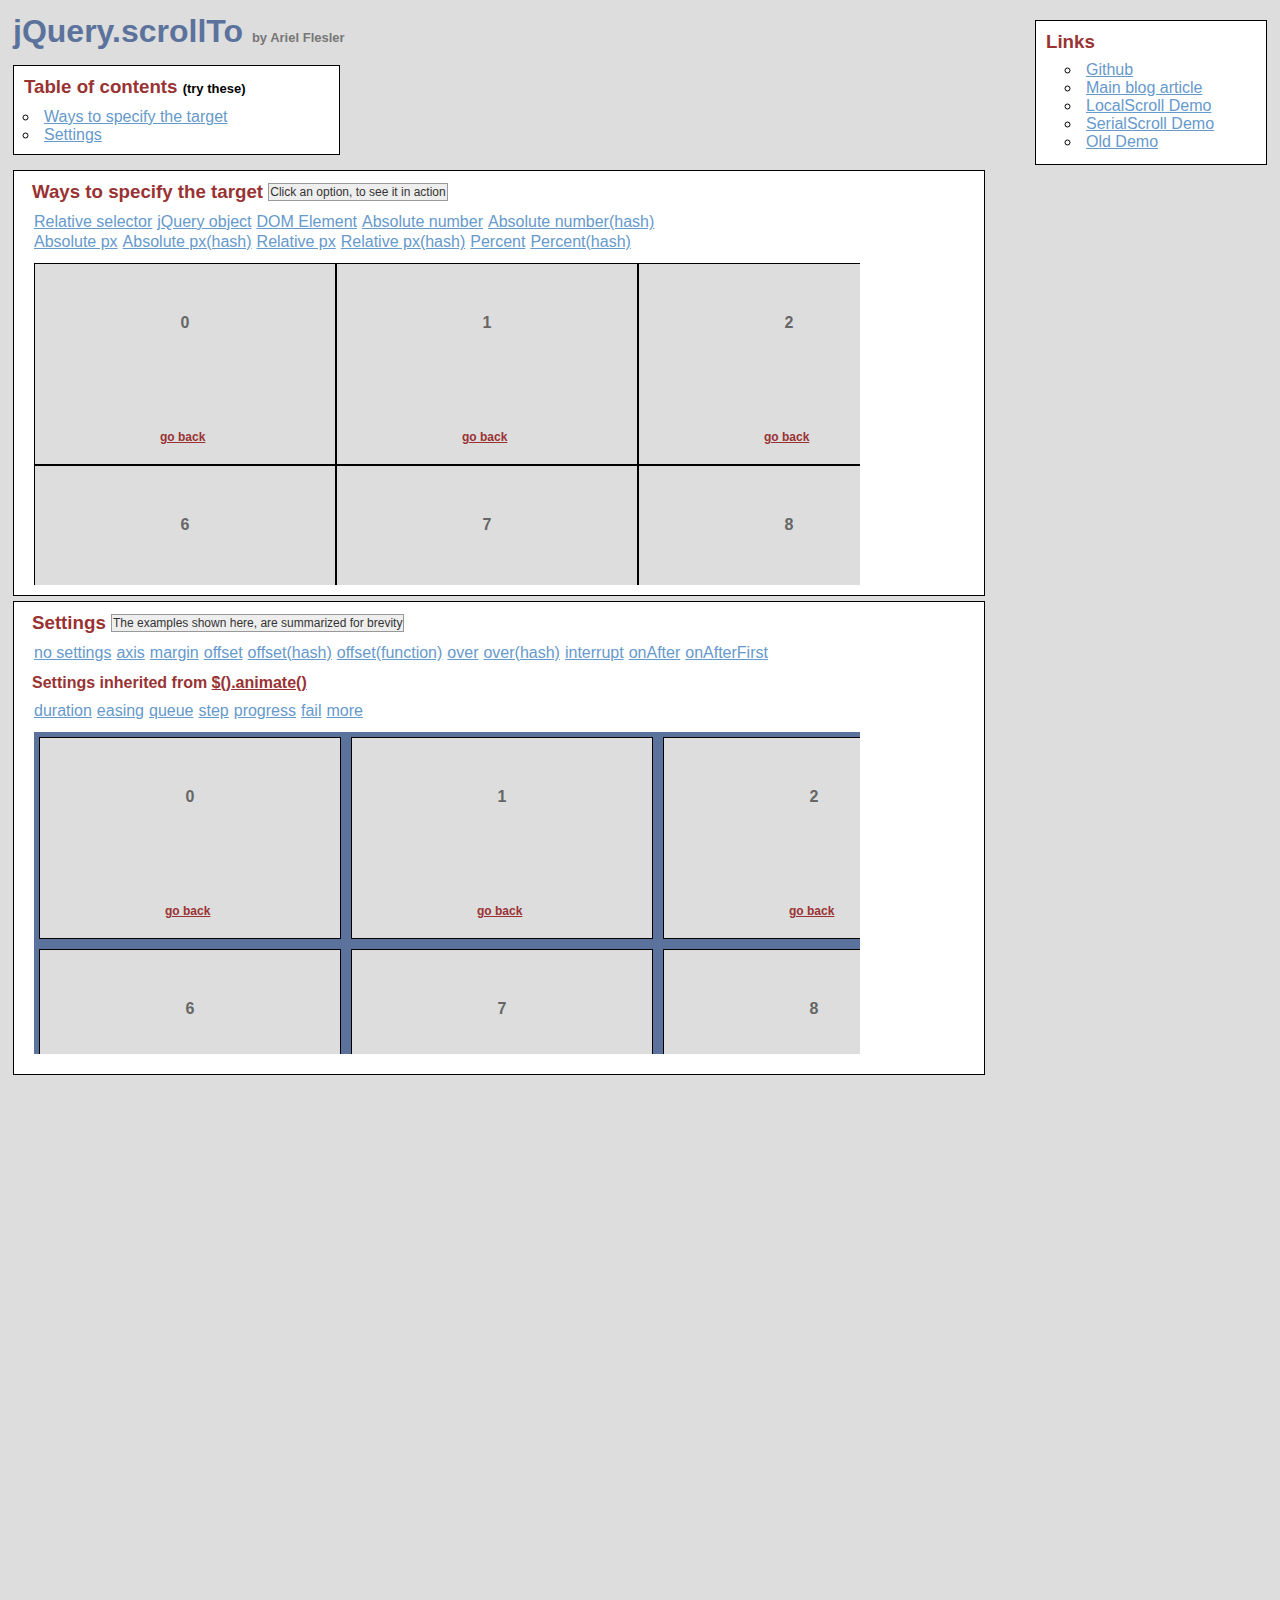
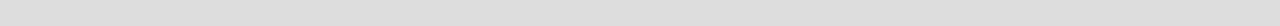
<file: livehelp_en/assets/plugins/jquery-scrollTo/demo/index.html>
<!DOCTYPE html PUBLIC "-//W3C//DTD XHTML 1.0 Transitional//EN" "http://www.w3.org/TR/xhtml1/DTD/xhtml1-transitional.dtd">
<html xmlns="http://www.w3.org/1999/xhtml">
<head>
	<meta http-equiv="Content-Type" content="text/html; charset=iso-8859-1" />
	<title>jQuery.scrollTo</title>
	<meta name="keywords" content="javascript, jquery, plugins, scroll, scrollTo, smooth, animation, to, effect, ariel, flesler, window, overflow, element, navigation, customizable" />
	<meta name="description" content="Demo of jQuery.scrollTo. Lightweight, cross-browser and highly customizable animated scrolling with jQuery, made by Ariel Flesler." />
	<meta name="robots" content="index,follow" />
	<link type="text/css" rel="stylesheet" href="css/style.css" />
	<script type="text/javascript" src="https://ajax.googleapis.com/ajax/libs/jquery/1.8.0/jquery.min.js"></script>
	<script type="text/javascript" src="../jquery.scrollTo.min.js"></script>
	<script type="text/javascript">
		jQuery(function( $ ){
			/**
			 * Demo binding and preparation, no need to read this part
			 */
				//borrowed from jQuery easing plugin
				//http://gsgd.co.uk/sandbox/jquery.easing.php
				$.easing.elasout = function(x, t, b, c, d) {
					var s=1.70158;var p=0;var a=c;
					if (t==0) return b;  if ((t/=d)==1) return b+c;  if (!p) p=d*.3;
					if (a < Math.abs(c)) { a=c; var s=p/4; }
					else var s = p/(2*Math.PI) * Math.asin (c/a);
					return a*Math.pow(2,-10*t) * Math.sin( (t*d-s)*(2*Math.PI)/p ) + c + b;
				};
				$('a.back').click(function() {
					$(this).parents('div.pane').scrollTo(0, 800, { queue:true });
					$(this).parents('div.section').find('span.message').text( this.title);
					return false;
				});
				//just for the example, to stop the click on the links.
				$('ul.links').click(function(e){
					var link = e.target;
					if (link.target === '_blank') {
						return;
					}
					e.preventDefault();
					link.blur();
					if (link.title) {
						$(this).parent().find('span.message').text(link.title);
					}
				});
			
			// This one is important, many browsers don't reset scroll on refreshes
			// Reset all scrollable panes to (0,0)
			$('div.pane').scrollTo(0);
			// Reset the screen to (0,0)
			$.scrollTo(0);
			
			// TOC, shows how to scroll the whole window
			$('#toc a').click(function() {//$.scrollTo works EXACTLY the same way, but scrolls the whole screen
				$.scrollTo(this.hash, 1500, { easing:'elasout' });
				$(this.hash).find('span.message').text(this.title);
				return false;
			});
			
			// Target examples bindings
			var $target = $('#pane-target');
			$('#target-examples a').click(function() {
				$target.stop(true);
			});

			$('#relative-selector').click(function() {
				$target.scrollTo('li:eq(7)', 800);
			});
			$('#jquery-object').click(function() {
				$target.scrollTo($('#pane-target li:eq(14)') , 800);
			});
			$('#dom-element').click(function() {
				$target.scrollTo(document.getElementById('twenty'), 800);
			});
			$('#absolute-number').click(function() {
				$target.scrollTo(150, 800);
			});
			$('#absolute-number-hash').click(function() {
				$target.scrollTo({ top:800, left:700}, 800);
			});
			$('#absolute-px').click(function() {
				$target.scrollTo('520px', 800);
			});
			$('#absolute-px-hash').click(function() {
				$target.scrollTo({top:'110px', left:'290px'}, 800);
			});
			$('#relative-px').click(function() {
				$target.scrollTo('+=100', 500);
			});
			$('#relative-px-hash').click(function() {				
				$target.scrollTo({top:'-=100px', left:'+=100'}, 500);
			});
			$('#percentage-px').click(function() {				
				$target.scrollTo('50%', 800);
			});
			$('#percentage-px-hash').click(function() {				
				$target.scrollTo({top:'50%', left:'20%'}, 800);
			});
			
			// Settings examples bindings, they will all scroll to the same place, with different settings
			var $settings = $('#pane-settings');
			$('#settings-examples a').click(function() {
				// before each animation, reset to (0,0), skip this.
				$settings.stop(true).scrollTo(0);
			});
			
			$('#settings-no').click(function() {
				$settings.scrollTo('li:eq(15)', 1000);
			});
			$('#settings-axis').click(function() {// only scroll horizontally
				$settings.scrollTo('li:eq(15)', 1000, { axis:'x' });
			});
			$('#settings-duration').click(function() {// it's the same as specifying it in the 2nd argument
				$settings.scrollTo('li:eq(15)', { duration: 3000 });
			});
			$('#settings-easing').click(function() {
				$settings.scrollTo('li:eq(15)', 2500, { easing:'elasout' });
			});
			$('#settings-margin').click(function() {//scroll to the "outer" position of the element
				$settings.scrollTo('li:eq(15)', 1000, { margin:true });
			});
			$('#settings-offset').click(function() {//same as { top:-50, left:-50 }
				$settings.scrollTo('li:eq(15)', 1000, { offset:-50 });
			});
			$('#settings-offset-hash').click(function() {
				$settings.scrollTo('li:eq(15)', 1000, { offset:{ top:-5, left:-30 } });
			});
			$('#settings-offset-function').click(function() {
				$settings.scrollTo('li:eq(15)', 1000, {offset: function() { return {top:-30, left:-5}; }});
			});
			$('#settings-over').click(function() {//same as { top:-50, left:-50 }
				$settings.scrollTo('li:eq(15)', 1000, { over:0.5 });
			});
			$('#settings-over-hash').click(function() {
				$settings.scrollTo('li:eq(15)', 1000, { over:{ top:0.2, left:-0.5 } });
			});
			$('#settings-interrupt').click(function() {
				$settings.scrollTo('li:eq(15)', 10000, { interrupt:true });
			});
			$('#settings-queue').click(function() {//in this case, having 'axis' as 'xy' or 'yx' matters.
				$settings.scrollTo('li:eq(15)', 2000, { queue:true });
			});
			$('#settings-onAfter').click(function() {
				$settings.scrollTo('li:eq(15)', 2000, { 
					onAfter:function() {
						$('#settings-message').text('Got there!');
					}
				});
			});
			$('#settings-onAfterFirst').click(function() {//onAfterFirst exists only when queuing
				$settings.scrollTo('li:eq(15)', 1600, { 
					queue:true,
					onAfterFirst:function() {
						$('#settings-message').text('Got there horizontally!');
					},
					onAfter:function() {
						$('#settings-message').text('Got there vertically!');
					}
				});
			});
			$('#settings-step').click(function() {
				$settings.scrollTo('li:eq(15)', 2000, {step:function(now) {
					$('#settings-message').text(now.toFixed(2));
				}});
			});
			$('#settings-progress').click(function() {
				$settings.scrollTo('li:eq(15)', 2000, {progress:function(_, now) {
					$('#settings-message').text(Math.round(now*100) + '%');
				}});
			});
			$('#settings-fail').click(function() {
				$settings.scrollTo('li:eq(15)', 10000, {interrupt:true, fail:function() {
					$('#settings-message').text('Scroll interrupted!');
				}});
			});
		});
	</script>
</head>
<body>
	<h1>jQuery.scrollTo&nbsp;<strong>by Ariel Flesler</strong></h1>
	
	<div id="toc" class="part">
		<h3>Table of contents&nbsp;<strong>(try these)</strong></h3>
		<ul>
			<li><a title="$.scrollTo('#target-examples', 800, {easing:'elasout'});" href="#target-examples">Ways to specify the target</a></li>
			<li><a title="$.scrollTo('#settings-examples', 800, {easing:'elasout'});" href="#settings-examples">Settings</a></li>
		</ul>
	</div>
	
	<div id="links" class="part">
		<h3>Links</h3>
		<ul>
			<li><a target="_blank" href="https://github.com/flesler/jquery.scrollTo">Github</a></li>
			<li><a target="_blank" href="http://flesler.blogspot.com/2007/10/jqueryscrollto.html">Main blog article</a></li>
			<li><a target="_blank" href="http://demos.flesler.com/jquery/localScroll/">LocalScroll Demo</a></li>
			<li><a target="_blank" href="http://demos.flesler.com/jquery/serialScroll/">SerialScroll Demo</a></li>
			<li><a target="_blank" href="index.old.html">Old Demo</a></li>
		</ul>
	</div>
	<div id="target-examples" class="section part">
		<h3>Ways to specify the target&nbsp;<span id="target-message" class="message">Click an option, to see it in action</span></h3>
		<ul class="links">
			<li><a title="$(...).scrollTo('li:eq(7)', 800);" id="relative-selector" href="#">Relative selector</a></li>
			<li><a title="$(...).scrollTo($('div li:eq(14)'), 800);" id="jquery-object" href="#">jQuery object</a></li>
			<li><a title="$(...).scrollTo(document.getElementById('twenty'), 800);" id="dom-element" href="#">DOM Element</a></li>
			<li><a title="$(...).scrollTo(150, 800);" id="absolute-number" href="#">Absolute number</a></li>
			<li><a title="$(...).scrollTo({ top:800, left:700}, 800);" id="absolute-number-hash" href="#">Absolute number(hash)</a></li>
		</ul>
		<ul class="links">
			<li><a title="$(...).scrollTo('520px', 800);" id="absolute-px" href="#">Absolute px</a></li>
			<li><a title="$(...).scrollTo({top:'110px', left:'290px'}, 800);" id="absolute-px-hash" href="#">Absolute px(hash)</a></li>
			<li><a title="$(...).scrollTo('+=100px', 800);" id="relative-px" href="#">Relative px</a></li>
			<li><a title="$(...).scrollTo({top:'-=100px', left:'+=100'}, 800);" id="relative-px-hash" href="#">Relative px(hash)</a></li>
			<li><a title="$(...).scrollTo('50%', 800);" id="percentage-px" href="#">Percent</a></li>
			<li><a title="$(...).scrollTo({top:'50%', left:'20%'}, 800);" id="percentage-px-hash" href="#">Percent(hash)</a></li>
		</ul>
		<div id="pane-target" class="pane">
			<ul class="elements" style="height:1011px; width:1820px;">
				<li><p>0</p><a href="#" title="$(...).scrollTo(0, 800, {queue:true});" class="back">go back</a></li><li><p>1</p><a href="#" title="$(...).scrollTo(0, 800, {queue:true});" class="back">go back</a></li><li><p>2</p><a href="#" title="$(...).scrollTo(0, 800, {queue:true});" class="back">go back</a></li><li><p>3</p><a href="#" title="$(...).scrollTo(0, 800, {queue:true});" class="back">go back</a></li><li><p>4</p><a href="#" title="$(...).scrollTo(0, 800, {queue:true});" class="back">go back</a></li><li><p>5</p><a href="#" title="$(...).scrollTo(0, 800, {queue:true});" class="back">go back</a></li><li><p>6</p><a href="#" title="$(...).scrollTo(0, 800, {queue:true});" class="back">go back</a></li><li><p>7</p><a href="#" title="$(...).scrollTo(0, 800, {queue:true});" class="back">go back</a></li><li><p>8</p><a href="#" title="$(...).scrollTo(0, 800, {queue:true});" class="back">go back</a></li><li><p>9</p><a href="#" title="$(...).scrollTo(0, 800, {queue:true});" class="back">go back</a></li><li><p>10</p><a href="#" title="$(...).scrollTo(0, 800, {queue:true});" class="back">go back</a></li><li><p>11</p><a href="#" title="$(...).scrollTo(0, 800, {queue:true});" class="back">go back</a></li><li><p>12</p><a href="#" title="$(...).scrollTo(0, 800, {queue:true});" class="back">go back</a></li><li><p>13</p><a href="#" title="$(...).scrollTo(0, 800, {queue:true});" class="back">go back</a></li><li><p>14</p><a href="#" title="$(...).scrollTo(0, 800, {queue:true});" class="back">go back</a></li><li><p>15</p><a href="#" title="$(...).scrollTo(0, 800, {queue:true});" class="back">go back</a></li><li><p>16</p><a href="#" title="$(...).scrollTo(0, 800, {queue:true});" class="back">go back</a></li><li><p>17</p><a href="#" title="$(...).scrollTo(0, 800, {queue:true});" class="back">go back</a></li><li><p>18</p><a href="#" title="$(...).scrollTo(0, 800, {queue:true});" class="back">go back</a></li><li><p>19</p><a href="#" title="$(...).scrollTo(0, 800, {queue:true});" class="back">go back</a></li><li id="twenty"><p>20</p><a href="#" title="$(...).scrollTo(0, 800, {queue:true});" class="back">go back</a></li><li><p>21</p><a href="#" title="$(...).scrollTo(0, 800, {queue:true});" class="back">go back</a></li><li><p>22</p><a href="#" title="$(...).scrollTo(0, 800, {queue:true});" class="back">go back</a></li><li><p>23</p><a href="#" title="$(...).scrollTo(0, 800, {queue:true});" class="back">go back</a></li><li><p>24</p><a href="#" title="$(...).scrollTo(0, 800, {queue:true});" class="back">go back</a></li><li><p>25</p><a href="#" title="$(...).scrollTo(0, 800, {queue:true});" class="back">go back</a></li><li><p>26</p><a href="#" title="$(...).scrollTo(0, 800, {queue:true});" class="back">go back</a></li><li><p>27</p><a href="#" title="$(...).scrollTo(0, 800, {queue:true});" class="back">go back</a></li><li><p>28</p><a href="#" title="$(...).scrollTo(0, 800, {queue:true});" class="back">go back</a></li><li><p>29</p><a href="#" title="$(...).scrollTo(0, 800, {queue:true});" class="back">go back</a></li>
			</ul>
		</div>
	</div>
	<div id="settings-examples" class="section part">
		<h3>Settings&nbsp;<span id="settings-message" class="message">The examples shown here, are summarized for brevity</span></h3>
		<ul class="links">
			<li><a title="$(...).scrollTo('li:eq(15)', 1000);" id="settings-no" href="#">no settings</a></li>
			<li><a title="$(...).scrollTo('li:eq(15)', 1000, {axis:'x'});//only scroll on this axis (can be x, y, xy or yx)" id="settings-axis" href="#">axis</a></li>
			<li><a title="$(...).scrollTo('li:eq(15)', 1000, {margin:true});//deduct the margin and border from the final position" id="settings-margin" href="#">margin</a></li>
			<li><a title="$(...).scrollTo('li:eq(15)', 1000, {offset:-50});//add or deduct from the final position" id="settings-offset" href="#">offset</a></li>
			<li><a title="$(...).scrollTo('li:eq(15)', 1000, {offset: {top:-5, left:-30} });" id="settings-offset-hash" href="#">offset(hash)</a></li>
			<li><a title="$(...).scrollTo('li:eq(15)', 1000, {offset: function() { return {top:-30, left:-5}; }});" id="settings-offset-function" href="#">offset(function)</a></li>
			<li><a title="$(...).scrollTo('li:eq(15)', 1000, {over:0.5});//add or deduct a fraction of its height/width" id="settings-over" href="#">over</a></li>
			<li><a title="$(...).scrollTo('li:eq(15)', 1000, {over:{top:0.2, left:-0.5});" id="settings-over-hash" href="#">over(hash)</a></li>
			<li><a title="Scroll manually to interrupt the animation" id="settings-interrupt" href="#">interrupt</a></li>
			<li><a title="$(...).scrollTo('li:eq(15)', 1600, {onAfter:function() { } });//called after the scrolling ends" id="settings-onAfter" href="#">onAfter</a></li>
			<li><a title="$(...).scrollTo('li:eq(15)', 1600, {queue:true, onAfterFirst:function() { } });//called after the first axis scrolled" id="settings-onAfterFirst" href="#">onAfterFirst</a></li>
		</ul>
		<h4>Settings inherited from <a href="http://api.jquery.com/animate/#animate-properties-options" target="_blank">$().animate()</a></h4>
		<ul class="links">
			<li><a title="$(...).scrollTo('li:eq(15)', {duration:3000});//another way of calling the plugin" id="settings-duration" href="#">duration</a></li>
			<li><a title="$(...).scrollTo('li:eq(15)', 2500, {easing:'elasout'});//specify an easing equation" id="settings-easing" href="#">easing</a></li>
			<li><a title="$(...).scrollTo('li:eq(15)', 1600, {queue:true});//scroll one axis, then the other" id="settings-queue" href="#">queue</a></li>
			<li><a title="$(...).scrollTo('li:eq(15)', 2500, {step:function() { }'});//specify a step function" id="settings-step" href="#">step</a></li>
			<li><a title="$(...).scrollTo('li:eq(15)', 2500, {progress:function() { }'});//specify a progress function" id="settings-progress" href="#">progress</a></li>
			<li><a title="Scroll manually to interrupt and trigger the callback" id="settings-fail" href="#">fail</a></li>
			<li><a href="http://api.jquery.com/animate/#animate-properties-options" target="_blank">more</a></li>
		</ul>
		<div id="pane-settings" class="pane">
			<ul class="elements" style="height:1062px;width:1877px;">
				<li><p>0</p><a href="#" title="$(...).scrollTo(0, 800, {queue:true});" class="back">go back</a></li><li><p>1</p><a href="#" title="$(...).scrollTo(0, 800, {queue:true});" class="back">go back</a></li><li><p>2</p><a href="#" title="$(...).scrollTo(0, 800, {queue:true});" class="back">go back</a></li><li><p>3</p><a href="#" title="$(...).scrollTo(0, 800, {queue:true});" class="back">go back</a></li><li><p>4</p><a href="#" title="$(...).scrollTo(0, 800, {queue:true});" class="back">go back</a></li><li><p>5</p><a href="#" title="$(...).scrollTo(0, 800, {queue:true});" class="back">go back</a></li><li><p>6</p><a href="#" title="$(...).scrollTo(0, 800, {queue:true});" class="back">go back</a></li><li><p>7</p><a href="#" title="$(...).scrollTo(0, 800, {queue:true});" class="back">go back</a></li><li><p>8</p><a href="#" title="$(...).scrollTo(0, 800, {queue:true});" class="back">go back</a></li><li><p>9</p><a href="#" title="$(...).scrollTo(0, 800, {queue:true});" class="back">go back</a></li><li><p>10</p><a href="#" title="$(...).scrollTo(0, 800, {queue:true});" class="back">go back</a></li><li><p>11</p><a href="#" title="$(...).scrollTo(0, 800, {queue:true});" class="back">go back</a></li><li><p>12</p><a href="#" title="$(...).scrollTo(0, 800, {queue:true});" class="back">go back</a></li><li><p>13</p><a href="#" title="$(...).scrollTo(0, 800, {queue:true});" class="back">go back</a></li><li><p>14</p><a href="#" title="$(...).scrollTo(0, 800, {queue:true});" class="back">go back</a></li><li><p>15</p><a href="#" title="$(...).scrollTo(0, 800, {queue:true});" class="back">go back</a></li><li><p>16</p><a href="#" title="$(...).scrollTo(0, 800, {queue:true});" class="back">go back</a></li><li><p>17</p><a href="#" title="$(...).scrollTo(0, 800, {queue:true});" class="back">go back</a></li><li><p>18</p><a href="#" title="$(...).scrollTo(0, 800, {queue:true});" class="back">go back</a></li><li><p>19</p><a href="#" title="$(...).scrollTo(0, 800, {queue:true});" class="back">go back</a></li><li><p>20</p><a href="#" title="$(...).scrollTo(0, 800, {queue:true});" class="back">go back</a></li><li><p>21</p><a href="#" title="$(...).scrollTo(0, 800, {queue:true});" class="back">go back</a></li><li><p>22</p><a href="#" title="$(...).scrollTo(0, 800, {queue:true});" class="back">go back</a></li><li><p>23</p><a href="#" title="$(...).scrollTo(0, 800, {queue:true});" class="back">go back</a></li><li><p>24</p><a href="#" title="$(...).scrollTo(0, 800, {queue:true});" class="back">go back</a></li><li><p>25</p><a href="#" title="$(...).scrollTo(0, 800, {queue:true});" class="back">go back</a></li><li><p>26</p><a href="#" title="$(...).scrollTo(0, 800, {queue:true});" class="back">go back</a></li><li><p>27</p><a href="#" title="$(...).scrollTo(0, 800, {queue:true});" class="back">go back</a></li><li><p>28</p><a href="#" title="$(...).scrollTo(0, 800, {queue:true});" class="back">go back</a></li><li><p>29</p><a href="#" title="$(...).scrollTo(0, 800, {queue:true});" class="back">go back</a></li>
			</ul>
		</div>
	</div>
</body>
</html>
</file>
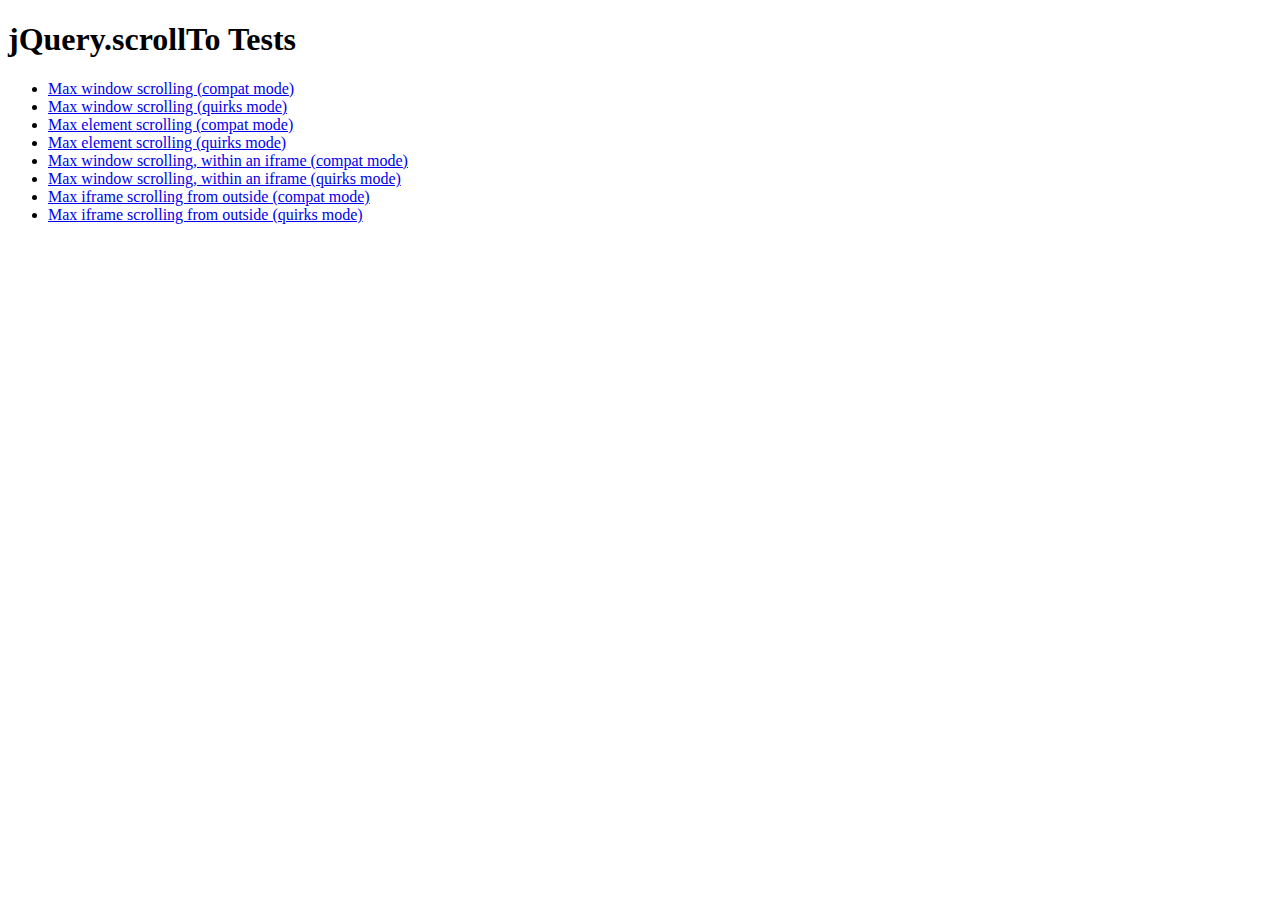
<file: livehelp_en/assets/plugins/jquery-scrollTo/tests/index.html>
<!DOCTYPE html PUBLIC "-//W3C//DTD XHTML 1.0 Transitional//EN" "http://www.w3.org/TR/xhtml1/DTD/xhtml1-transitional.dtd">
<html xmlns="http://www.w3.org/1999/xhtml">
<head>
	<meta http-equiv="Content-Type" content="text/html; charset=iso-8859-1" />
	<title>jQuery.scrollTo Tests</title>
	<meta name="keywords" content="javascript, jquery, plugins, scroll, scrollTo, smooth, animation, to, effect, ariel, flesler, window, overflow, element, navigation, customizable" />
	<meta name="description" content="Tests for jQuery ScrollTo. Made by Ariel Flesler." />
	<meta name="robots" content="index,follow" />
</head>
<body>
	<h1>jQuery.scrollTo Tests</h1>
	
	<ul>
		<li><a href="WinMaxY-compat.html">Max window scrolling (compat mode)</a></li>
		<li><a href="WinMaxY-quirks.html">Max window scrolling (quirks mode)</a></li>
		<li><a href="ElemMaxY-compat.html">Max element scrolling (compat mode)</a></li>
		<li><a href="ElemMaxY-quirks.html">Max element scrolling (quirks mode)</a></li>
		<li><a href="WinMaxY-with-iframe-compat.html">Max window scrolling, within an iframe (compat mode)</a></li>
		<li><a href="WinMaxY-with-iframe-quirks.html">Max window scrolling, within an iframe (quirks mode)</a></li>
		<li><a href="WinMaxY-to-iframe-compat.html">Max iframe scrolling from outside (compat mode)</a></li>
		<li><a href="WinMaxY-to-iframe-quirks.html">Max iframe scrolling from outside (quirks mode)</a></li>
	</ul>
</body>
</html>
</file>
<file: css/master.css>
a,abbr,acronym,address,applet,article,aside,audio,b,big,blockquote,body,canvas,caption,center,cite,code,dd,del,details,dfn,div,dl,dt,em,embed,fieldset,figcaption,figure,footer,form,h1,h2,h3,h4,h5,h6,header,hgroup,html,i,iframe,img,ins,kbd,label,legend,li,mark,menu,nav,object,ol,output,p,pre,q,ruby,s,samp,section,small,span,strike,strong,sub,summary,sup,table,tbody,td,tfoot,th,thead,time,tr,tt,u,ul,var,video{margin:0;padding:0;border:0;font-size:100%;font:inherit;vertical-align:baseline}article,aside,details,figcaption,figure,footer,header,hgroup,menu,nav,section{display:block}body{line-height:1}ol,ul{list-style:none}blockquote,q{quotes:none}blockquote:after,blockquote:before,q:after,q:before{content:'';content:none}table{border-collapse:collapse;border-spacing:0}.section-title{font-family:robotolight,Arial,sans-serif;font-size:36px;color:#28334a;margin-bottom:15px;text-align:center}.section-subtitle{font-family:robotoregular,Arial,sans-serif;font-size:18px;line-height:22px;color:#606a80}.section-subtitle a{color:#4295b2;text-decoration:none}.section-subtitle a:hover{color:#4295b2;text-decoration:underline}@media screen and (max-width:720px){.section-title{font-family:robotoregular,Arial,sans-serif;font-size:22px}}@font-face{font-family:robotoregular;src:url(/fonts/robotoregular-webfont.eot);src:url(/fonts/robotoregular-webfont.eot?#iefix) format("embedded-opentype"),url(/fonts/robotoregular-webfont.woff) format("woff"),url(/fonts/robotoregular-webfont.ttf) format("truetype"),url(/fonts/robotoregular-webfont.svg#robotoregular) format("svg");font-weight:400;font-style:normal}@font-face{font-family:robotomedium;src:url(/fonts/robotomedium-webfont.eot);src:url(/fonts/robotomedium-webfont.eot?#iefix) format("embedded-opentype"),url(/fonts/robotomedium-webfont.woff) format("woff"),url(/fonts/robotomedium-webfont.ttf) format("truetype"),url(/fonts/robotomedium-webfont.svg#robotomedium) format("svg");font-weight:400;font-style:normal}@font-face{font-family:robotolight;src:url(/fonts/robotolight-webfont.eot);src:url(/fonts/robotolight-webfont.eot?#iefix) format("embedded-opentype"),url(/fonts/robotolight-webfont.woff) format("woff"),url(/fonts/robotolight-webfont.ttf) format("truetype"),url(/fonts/robotolight-webfont.svg#robotolight) format("svg");font-weight:400;font-style:normal}@font-face{font-family:robotobold;src:url(/fonts/robotobold-webfont.eot);src:url(/fonts/robotobold-webfont.eot?#iefix) format("embedded-opentype"),url(/fonts/robotobold-webfont.woff) format("woff"),url(/fonts/robotobold-webfont.ttf) format("truetype"),url(/fonts/robotobold-webfont.svg#robotobold) format("svg");font-weight:400;font-style:normal}html{-webkit-font-smoothing:antialiased}body{font-family:robotoregular,Arial,sans-serif;overflow-x:hidden}body.fullscreen{overflow:hidden}a{color:#5a5f62;outline:none}a:hover{color:#ced9e0}strong{font-family:robotobold,Arial,sans-serif}.text-left{text-align:left}.text-center{text-align:center}.text-right{text-align:right}footer,header,section{width:100%;padding:40px;box-sizing:border-box}.flex-container{display:-ms-flexbox;display:flex;-ms-flex-direction:row;flex-direction:row;-ms-flex-wrap:nowrap;flex-wrap:nowrap;-ms-flex-pack:start;justify-content:flex-start;-ms-flex-line-pack:stretch;align-content:stretch;-ms-flex-align:start;align-items:flex-start}.flex-item:nth-child(1),.flex-item:nth-child(2),.flex-item:nth-child(3){-ms-flex-order:0;order:0;-ms-flex:0 1 auto;flex:0 1 auto;-ms-flex-item-align:auto;align-self:auto}@media screen and (max-width:720px){.flex-container{-ms-flex-direction:column;flex-direction:column}}header{position:relative;height:430px;box-sizing:border-box}header:before{z-index:-2;background:#58b7ae;background:radial-gradient(ellipse at top right,#58b7ae 0,#4678a5 100%);background-size:cover;filter:progid:DXImageTransform.Microsoft.gradient(startColorstr='#58b7ae',endColorstr='#4678a5',GradientType=1)}header:after,header:before{content:" ";position:absolute;top:0;right:0;bottom:0;left:0;width:100%}header:after{opacity:.4;z-index:-1;background:#5bbcb3;background:linear-gradient(180deg,#5bbcb3 0,#5cbeb5);filter:progid:DXImageTransform.Microsoft.gradient(startColorstr='#5bbcb3',endColorstr='#5cbeb5',GradientType=0)}header .logo{float:left;width:150px;height:32px;margin-top:2px;color:transparent;background-image:url(/images/id-intelie-new.png);background-repeat:no-repeat;background-size:100%;cursor:pointer;transition:margin-top .3s ease}.navbar{transition:background .4s ease,padding .3s ease;position:fixed;top:0;left:0;right:0;padding:40px;z-index:5000}.navbar.fixed{padding:25px 40px;background:rgba(54,65,89,.95)}.primary-navigation{margin-top: 6px; float:right}.primary-navigation .menu-toggle{display:none;background:rgba(93,169,181,.3);border:1px solid #fff;padding:8px 15px;text-transform:uppercase;font-family:robotomedium,Arial,sans-serif;font-size:.6875em;color:#fff}.primary-navigation a{font-family:robotoregular,Arial,sans-serif;font-size:.9375em;color:#fff;border-bottom:3px solid transparent;transition:border .2s ease}.primary-navigation a:hover{border-color:#fff}.primary-navigation .active{border-bottom:3px solid #fff}.primary-navigation .menu-toggle.active{position:relative;z-index:3}.primary-navigation li:first-child{display:none}.primary-navigation li:nth-child(2):before{content:normal}.primary-navigation li:last-child{padding-left:30px}.primary-navigation li:last-child:hover{border-color:transparent;opacity:.7}.primary-navigation li:last-child:before{content:normal}.primary-navigation li:before{color:#fff;content:'\00B7';padding-right:30px;vertical-align:text-bottom}.secondary-navigation{clear:both;padding:70px 0 0}.secondary-navigation a{font-family:robotobold,Arial,sans-serif;font-size:.8125em;text-transform:uppercase;color:#7be0d8}.secondary-navigation .cycle-pager-active a{color:#fff;border-bottom:3px solid #7be0d8}.index-navigation{float:right;position:absolute;right:50px;bottom:18px;transition:background-color 50ms ease-in-out}.index-navigation a{text-transform:uppercase;font-family:robotoregular,Arial,sans-serif;font-size:.6875em;color:#fff}.index-navigation li:first-child a{font-family:robotobold,Arial,sans-serif;color:#172033;opacity:.5;cursor:default}.index-navigation li:last-child{padding-right:0}.index-navigation.fixed{overflow:hidden;position:fixed;top:84px;bottom:auto;padding:9px 52px 12px;left:0;right:0;text-align:right;opacity:.9;background-color:#509aab;z-index:5000}.index-navigation ul,.primary-navigation ul,.secondary-navigation ul{list-style:none;padding-left:0;position:relative}.index-navigation li,.primary-navigation li,.secondary-navigation li{display:inline-block;padding:0 6px}.index-navigation li:first-child,.primary-navigation li:first-child,.secondary-navigation li:first-child{padding-left:0}.index-navigation a,.primary-navigation a,.secondary-navigation a{text-decoration:none}.header-caption{display:block;clear:both;margin-top:80px;max-width:45vw}.header-caption .tab-title{display:none}.header-caption h2{color:#fff;font-family:robotolight,Arial,sans-serif;font-size:2.8vw;line-height:118%;margin-bottom:36px}.header-caption a{position:relative;display:inline-block;padding:15px 38px 15px 14px;text-decoration:none;color:#fff;font-family:robotoregular,Arial,sans-serif;font-size:.875em;text-transform:uppercase;background:#5da9b5;border:1px solid #fff;transition:all .3s ease}.header-caption a:hover{background:#4e9eab}.header-caption a:active{background:#468e99}.header-caption a .arrow{position:absolute;top:9px;right:15px;font-size:22px;opacity:.5}.header-caption a .arrow.bottom{top:10px;transform:rotate(90deg)}.header-caption img{margin-bottom:15px}.header-caption p{font-family:robotolight,Arial,sans-serif;font-size:1.5em;color:#fff;line-height:30px;margin-bottom:30px}body.fullscreen header{position:fixed;top:0;right:0;bottom:0;left:0;z-index:1000}body.fullscreen .home-slideshow,body.fullscreen .secondary-navigation,body.fullscreen header .header-caption a{display:none}body.fullscreen .primary-navigation ul .active{border-bottom:none!important}@media screen and (max-width:720px){header .logo{margin-top:6px}.navbar{transition:background .4s ease,padding .5s ease}.primary-navigation .menu-toggle,.primary-navigation li:first-child{display:block}.secondary-navigation li{padding:0 5px}.secondary-navigation a{background:transparent;display:inline-block;border-bottom:none;font-size:.625em;width:100%;height:14px}.secondary-navigation .cycle-pager-active a,.secondary-navigation a.active{background:transparent}.header-caption{max-width:580px}.index-navigation{display:none}.menu-toggle+ul{visibility:hidden;opacity:0;transform:scale(.9);transition:transform .4s,opacity .4s,visibility .4s,display .4s;position:fixed;top:0;left:0;bottom:0;right:0;z-index:2;padding-top:30%}.menu-toggle+ul:before{position:fixed;z-index:-2;background:#58b7ae;background:radial-gradient(ellipse at top right,#58b7ae 0,#4678a5 100%);filter:progid:DXImageTransform.Microsoft.gradient(startColorstr= '#58b7ae',endColorstr='#4678a5',GradientType=1);background-size:cover}.menu-toggle+ul:after,.menu-toggle+ul:before{content:" ";top:0;right:0;bottom:0;left:0;width:100%}.menu-toggle+ul:after{opacity:.4;position:absolute;z-index:-1;background:#5bbcb3;background:linear-gradient(180deg,#5bbcb3 0,#5cbeb5);filter:progid:DXImageTransform.Microsoft.gradient(startColorstr= '#5bbcb3',endColorstr='#5cbeb5',GradientType=0)}.menu-toggle+ul>li{display:block;text-align:center}.menu-toggle+ul>li:before{content:normal}.menu-toggle+ul>li>a{font-family:robotoregular,Arial,sans-serif;font-size:1.75em;color:#fff;line-height:58px;padding:20px}.menu-toggle+ul>li>a:hover{border:none}.menu-toggle.active+ul{display:inline-block;visibility:visible;opacity:1;transform:scale(1);transition:transform .4s,opacity .4s}}footer{color:#5a5f62;text-align:center}footer .flex-container{position:relative;border-top:1px solid #868695;width:100%;max-width:1150px;margin:0 auto;padding-top:50px}footer .flex-item{margin-right:40px}footer address{text-align:left}footer address>a,footer address>span{font-family:robotoregular,Arial,sans-serif;font-size:.75em;color:#606a80;line-height:18px;display:block;text-decoration:none}footer address>a:first-child,footer address>span:first-child{font-family:robotobold,Arial,sans-serif;font-size:.6875em;color:#364159;text-align:left;margin-bottom:10px}footer address a{text-decoration:none}footer address a span{display:block}footer address a:hover{color:#606a80}footer address a.map:hover span:last-child,footer address a.phone:hover{text-decoration:underline}footer .footer-append .container{border-top:1px solid #dddee1;width:100%;max-width:1150px;margin:50px auto;padding-top:30px;text-align:left}footer .footer-append img{float:left;margin-bottom:30px;margin-right:30px}footer .footer-append p{font-family:robotoregular,Arial,sans-serif;font-size:.5625em;color:#868695;line-height:10px;margin-bottom:10px;text-align:justify}footer .social-buttons{position:absolute;margin:0;right:0}footer .social-buttons li{float:left;margin-right:15px}footer .social-buttons li:last-child{margin-right:0}footer .social-buttons li a{display:block;width:25px;height:25px;background-image:url(/images/social-btns.png);background-repeat:no-repeat}footer .social-buttons li a.twitter{background-position:0 0}footer .social-buttons li a.linkedin{background-position:-42px 0}footer .social-buttons li a.facebook{background-position:-88px 0}@media screen and (max-width:720px){footer .flex-item{margin-bottom:50px}footer .footer-append img{margin-bottom:20px;margin-right:20px}footer .flex-container,footer .footer-append .container{width:100%}}.card{width:1150px;margin:60px auto 20px;position:relative}.card-1,.card-2{position:relative;float:left;color:#fff;text-decoration:none}.card-1:before,.card-2:before{content:' ';position:absolute;left:0;right:0;height:100%;bottom:0;background:transparent;transition:all .3s ease;z-index:-1}.card-1:hover:before,.card-2:hover:before{background:rgba(0,0,0,.1)}.card-1 h3,.card-2 h3{font-size:1.75em;font-family:robotomedium,Arial,sans-serif;padding-bottom:60px}.card-1 p,.card-2 p{font-size:1.375em;font-family:robotoregular,Arial,sans-serif}.card-1{box-shadow:5px 5px 0 0 rgba(96,105,128,.36);z-index:2}.card-2{z-index:1;background:#868695}.card .fake-link{text-transform:uppercase;position:absolute;bottom:70px}.more-information{margin:100px 0}.more-information h3{font-size:.875em;color:#606a80;margin-bottom:0}.more-information h3 a{color:#5e9eb4;text-decoration:none}.more-information h3 a:hover{text-decoration:underline}.more-information h3.mb{display:none;color:#5e9eb4}.more-information .btn{display:inline-block;margin:10px 0 20px;padding:20px;width:310px;font-family:robotoregular,Arial,sans-serif;font-size:1em;text-decoration:none;color:#fff;outline:none;opacity:.85;background:#62acae;box-sizing:border-box;transition:all .3s ease}.more-information .btn:hover{background:#449690}.more-information .btn:active{background:#34736e}.more-information p{font-family:robotoregular,Arial,sans-serif;font-size:.875em;color:#606a80}.more-information p a{color:#5e9eb4;text-decoration:none;outline:none}.more-information p a:hover{text-decoration:underline}@media screen and (max-width:720px){.more-information{margin:60px 0 0}.more-information h3:not(.mb){display:none}.more-information h3.mb{display:block}.more-information .btn{width:70%;padding:14px 20px;font-size:.8125em}}.some-companies{background:#dddee1;position:relative;padding-bottom:130px;overflow:hidden}.some-companies:before{border-width:140px 0 0 140px;border-color:transparent transparent transparent #dddee1;top:-140px;left:0}.some-companies:after,.some-companies:before{position:absolute;content:' ';width:0;height:0;border-style:solid}.some-companies:after{border-width:0 140px 140px 0;border-color:transparent #dddee1 transparent transparent;bottom:-140px;right:0}.some-companies .container{width:100%;max-width:1024px;margin:20px auto}.some-companies .clients-container{width:50%;float:right}.some-companies .clients-container:first-child:before{content:"";position:absolute;width:1px;height:200px;border-right:1px solid #b5bac5;transform:rotate(-45deg);margin-left:-32px;margin-top:-32px}.some-companies .clients-container.talking-about{margin-top:50px}.some-companies .clients-container .some-companies-menu-without-testimonial{float:left}.some-companies .section-title{font-family:robotoregular,Arial,sans-serif;font-size:.875em;color:#606a80;text-transform:uppercase;margin-bottom:20px}.some-companies-menu{float:left}.some-companies-menu li{display:inline-block;margin:0 50px 50px 0;cursor:pointer}.some-companies-menu li:last-child{margin-right:0}.some-companies-menu li:first-child.cycle-pager-active:before{top:65px}.some-companies-menu li.cycle-pager-active{position:relative}.some-companies-menu li.cycle-pager-active:before{content:"";position:absolute;top:50px;left:35%;width:57px;height:100px;background:url(/images/testimonial-arrow.png) no-repeat bottom}.some-companies-menu-without-testimonial{float:right}.some-companies-menu-without-testimonial li{display:inline-block;margin:0 50px 50px 0}.some-companies-menu-without-testimonial li:last-child{margin-right:0}.some-companies .testimonial-slideshow{clear:both}.some-companies .testimonial{position:relative;margin-top:20px;padding:25px 90px;background:#f8f8f8;z-index:1}.some-companies .testimonial p{font-family:Arial,sans-serif;font-style:italic;font-size:.875em;color:#868695;line-height:20px}.some-companies .testimonial p.author{font-family:robotoregular,Arial,sans-serif;font-style:normal;margin-top:20px;font-size:.6875em;color:#4b889f}@media screen and (max-width:1052px){.some-companies .clients-container{width:100%}.some-companies .clients-container:first-child:before{content:none}.some-companies .clients-container.talking-about{margin-top:0}}@media screen and (max-width:720px){.some-companies{padding:20px}.some-companies:after{content:none}.some-companies .clients-container{width:100%}.some-companies .section-title{margin:0 0 15px;font-size:.75em;font-family:robotoregular,Arial,sans-serif}.some-companies .some-companies-menu{float:left}.some-companies .some-companies-menu li{margin-bottom:45px}.some-companies .some-companies-menu li img{width:100%;height:100%}.some-companies .some-companies-menu li:first-child.cycle-pager-active:before{top:50px}.some-companies .some-companies-menu li.cycle-pager-active:before{top:45px}.some-companies .some-companies-menu li:not(:last-child){margin-right:0;margin-left:0}.some-companies .some-companies-menu li:nth-child(1){width:14%}.some-companies .some-companies-menu li:nth-child(2){width:35%;margin-right:25px;margin-left:35px}.some-companies .some-companies-menu li:nth-child(3){width:28%}.some-companies .some-companies-menu-without-testimonial{float:right}.some-companies .some-companies-menu-without-testimonial li img{width:100%;height:100%}.some-companies .some-companies-menu-without-testimonial li:not(:last-child){margin-right:0}.some-companies .some-companies-menu-without-testimonial li:nth-child(1){width:20%}.some-companies .some-companies-menu-without-testimonial li:nth-child(2){width:28%;margin-right:24px;margin-left:24px}.some-companies .some-companies-menu-without-testimonial li:nth-child(3){width:32%}.some-companies .testimonial{padding:30px 20px}}.ui-dialog{position:absolute;left:50%!important;top:50%;width:50vw!important;height:570px!important;overflow:auto;background-color:#eee;margin-left:-25vw;margin-top:-270px;z-index:900!important;border-top:12px solid #59b4ad;box-shadow:7px 7px 0 0 rgba(96,106,128,.55)}.ui-dialog button{border:none;background-color:#eee;float:right;font-family:robotobold,Arial,sans-serif;font-size:.9375em;text-transform:uppercase;color:#364159;content:" ";margin-top:8px;margin-right:14px;cursor:pointer}#modal{display:none;z-index:1}.modal-content{margin:0 auto;padding-top:35px;width:40vw}.modal-content h3{font-family:robotoregular,Arial,sans-serif;font-size:1.125em;color:#364159;margin-bottom:30px;text-align:left}.close{float:right;font-size:28px;font-weight:700;border:none!important}.close:focus,.close:hover{color:#000;text-decoration:none;cursor:pointer}@media screen and (max-width:720px){.ui-dialog{margin:auto 0!important;width:100vw!important;left:0!important;overflow:auto;background-color:#eee}.modal-content{margin:0 auto;padding-top:18px;width:70vw}.modal-content h3{font-family:robotoregular,Arial,sans-serif;font-size:1em;color:#364159;margin-bottom:26px;text-align:left}}.modal-newsletter .indicates-required{font-family:robotoregular,Arial,sans-serif;font-size:.6875em;color:#28334a;float:right}.modal-newsletter label{font-family:robotobold,Arial,sans-serif;font-size:.8125em;color:#364159;display:block}.modal-newsletter input{width:97%;height:28px;margin-bottom:20px;margin-top:5px;padding:3px 10px;font-family:robotoregular,Arial,sans-serif;font-size:.8125em;color:#172033;outline:none}.modal-newsletter input[type=email],.modal-newsletter input[type=submit],.modal-newsletter input[type=text]{border:1px solid #bfbcbc;border-radius:0;box-shadow:none;-webkit-appearance:none}.modal-newsletter input[type=email]:active,.modal-newsletter input[type=email]:focus,.modal-newsletter input[type=submit]:active,.modal-newsletter input[type=submit]:focus,.modal-newsletter input[type=text]:active,.modal-newsletter input[type=text]:focus{border-color:#59b4ad}.modal-newsletter input[type=submit]{border:0}.modal-newsletter ul li{margin-top:-10px}.modal-newsletter ul input{width:20px;height:inherit}.modal-newsletter ul label{font-family:robotoregular,Arial,sans-serif;display:inline}.modal-newsletter .input-group strong{font-family:robotobold,Arial,sans-serif;font-size:.8125em;color:#364159;padding:0;margin-top:5px;margin-bottom:20px;display:block}.modal-newsletter .enviar{width:180px;height:40px;display:block;cursor:pointer;background:#59b4ad;color:#fff;font-family:robotobold,Arial,sans-serif;font-size:.875em;line-height:0}.modal-newsletter .enviar:hover{background:#4b9e97}.modal-newsletter .mce_inline_error{border-color:#d9534f!important}.modal-newsletter div.mce_inline_error{background:transparent!important;color:#d9534f!important;margin:-15px 0 0!important;padding:0!important;right:0;font-family:robotoregular,Arial,sans-serif!important;font-size:.75em!important;float:right!important}.modal-newsletter .response{font-family:robotoregular,Arial,sans-serif!important;font-size:.8125em!important;line-height:110%;padding:10px;color:#fff;margin-top:-10px!important}.modal-newsletter #mce-error-response{background:#dfaa06}.modal-newsletter #mce-success-response{background:#5cbe68}#body-home header{position:relative;height:92vh;background-repeat:no-repeat;background-size:cover;transition:background .5s ease;background-position:50%}#body-home header[data-view=oil-gas]{background-image:url(/images/home/oil-gas2.jpg)}#body-home header[data-view=fleet-managment]{background-image:url(/images/home/fleet.jpg)}#body-home header[data-view=insurance]{background-image:url(/images/home/insurance.jpg)}#body-home header[data-view=retail]{background-image:url(/images/home/retail.jpg)}#body-home .overlayhome{content:" ";position:absolute;top:0;right:0;bottom:0;left:0;z-index:0;width:100%;opacity:.8;height:93vh;background:#58b7ae;background:radial-gradient(ellipse at top right,#58b7ae 0,#4678a5 100%);background-size:cover;filter:progid:DXImageTransform.Microsoft.gradient(startColorstr='#58b7ae',endColorstr='#4678a5',GradientType=1)}#body-home .home-slideshow,#body-home .testimonial-slideshow{position:relative}#body-home .header-caption{margin-top:12px;position:absolute;visibility:hidden}#body-home .bridging-gap{overflow:hidden;background-size:cover;height:800px;position:relative;padding:0}#body-home .bridging-gap .learnmore{position:relative;width:140px;margin:0 auto;text-align:center;height:28px;font-family:robotoregular,Arial,sans-serif;font-size:.6875em;padding-top:22px;margin-bottom:45px}#body-home .bridging-gap .learnmore a{text-decoration:none;color:#4f8ba1;display:block;height:25px;background:url(/images/arrow_learn.png) no-repeat bottom}#body-home .bridging-gap .learnmore a:hover{color:#4f8ba1;height:28px}#body-home .bridging-gap:after{content:' ';background:#dddee1;width:100%;height:290px;display:block;position:absolute;left:0;right:0;bottom:0;z-index:-1}#body-home .bridging-gap>p{font-family:robotoregular,Arial,sans-serif;font-size:1.125em;color:#606a80;line-height:25px;text-align:center;width:100%;max-width:725px;display:block;margin:0 auto}#body-home .bridging-gap .card{width:1024px;height:538px;margin:60px auto 20px;position:relative;overflow:hidden}#body-home .bridging-gap .card-1{width:599px;height:533px;color:#fff;padding:70px 100px;background:#4e93ab url(/images/bkg-bridging-gap-case.png) no-repeat 100% 0;box-sizing:border-box}#body-home .bridging-gap .card-1 p{width:364px;line-height:26px}#body-home .bridging-gap .card-1 .fake-link{font-size:.9375em}#body-home .bridging-gap .card-2{width:481px;height:475px;margin-top:38px;margin-left:-56px;padding:70px 0 70px 100px;color:#fff;box-sizing:border-box}#body-home .bridging-gap .card-2 h3{font-size:1.25em;padding-bottom:40px}#body-home .bridging-gap .card-2 p{width:272px;font-size:1.125em;line-height:22px;font-family:robotoregular,Arial,sans-serif}#body-home .bridging-gap .card-2 .fake-link{font-size:.875em;bottom:45px}#body-home .some-companies{padding:80px 40px 100px}@media screen and (max-width:720px){#body-home header{height:89vh;min-height:440px}#body-home header .secondary-navigation{padding-top:70px}#body-home .overlayhome{height:90vh;min-height:450px}#body-home .bridging-gap{height:auto;padding:0}#body-home .bridging-gap .section-title{font-family:robotolight,Arial,sans-serif;font-size:1.375em;line-height:24px;color:#606a80;display:block;padding:0 40px}#body-home .bridging-gap>p{display:none}#body-home .bridging-gap .card{width:100%;height:auto}#body-home .bridging-gap .card-1,#body-home .bridging-gap .card-2{width:90%;padding:40px;margin:0}#body-home .bridging-gap .card-1 h3,#body-home .bridging-gap .card-2 h3{font-size:1.125em;padding-bottom:20px}#body-home .bridging-gap .card-1 p,#body-home .bridging-gap .card-2 p{width:auto;font-size:.9375em;line-height:18px}#body-home .bridging-gap .card-1{position:relative;height:300px}#body-home .bridging-gap .card-2{float:right;height:270px}#body-home .bridging-gap .card .fake-link{position:relative;top:35px;bottom:auto;font-size:.75em}#body-home .header-caption.tab-title{display:block;font-family:robotomedium,Arial,sans-serif;font-size:.6875em;color:#fff;letter-spacing:.39px;line-height:20px;text-transform:uppercase;margin-bottom:10px}#body-home .header-caption h2{font-size:1.5625em;line-height:29px;margin-bottom:36px}#body-home .some-companies{padding:20px 20px 40px}}.section-how-it-works{background:url(/images/bkg-how-it-works-pattern.gif) repeat;padding-bottom:150px}.section-how-it-works-img{background-image:url(/images/bkg-how-it-works.png);background-repeat:no-repeat;background-size:100%;height:511px;margin:0 auto;max-width:1029px;width:100%}.section-how-it-works .section-body{margin:20px auto;max-width:1150px;text-align:center;width:100%}.section-how-it-works .section-content{color:#606a80;font-family:robotoregular,Arial,sans-serif;font-size:1.125em;margin-bottom:80px}.section-usability{background:#58b7ae;background:radial-gradient(ellipse at top right,#58b7ae 0,#4678a5 100%);filter:progid:DXImageTransform.Microsoft.gradient(startColorstr='#58b7ae',endColorstr='#4678a5',GradientType=1);height:530px;position:relative}.section-usability:after{border-color:transparent #4b8ba7 transparent transparent;border-style:solid;border-width:0 140px 140px 0;bottom:-140px;content:' ';height:0;position:absolute;right:0;width:0}.section-usability .section-title{color:#fff}.section-usability .section-body{margin:20px auto;padding-left:51vw}.section-usability img{box-shadow:5px 5px 0 0 rgba(96,106,128,.5);left:0;position:absolute;top:-85px;width:50vw}.section-usability .section-content{color:#fff;font-family:robotoregular,Arial,sans-serif;font-size:1.125em;line-height:23px;margin-bottom:40px;padding-right:10vw}.section-usability .btn{background:rgba(40,51,74,.18);border:1px solid #fff;border:1px solid hsla(0,0%,100%,.38);color:#fff;display:inline-block;font-family:robotolight,Arial,sans-serif;font-size:.875em;padding:12px;padding-right:30px;position:relative;text-decoration:none}.section-usability .btn .arrow.bottom{font-size:1.375em;position:absolute;right:10px;top:9px;transform:rotate(90deg)}.section-capabilities{background-color:#eee;height:650px;position:relative}.section-capabilities:after{border-color:transparent #eee transparent transparent;border-style:solid;border-width:0 140px 140px 0;bottom:-140px;content:' ';height:0;position:absolute;right:0;width:0}.section-capabilities .section-body{margin:0 auto;max-width:1150px;overflow:hidden;width:100%}.section-capabilities .capability{background:#eee;color:#364159;font-family:robotoregular,Arial,sans-serif;font-size:1em;line-height:22px;width:100%}.section-capabilities .capability-text{float:left;width:45%}.section-capabilities .capability-image{float:right;width:35%}.section-capabilities .capability-title{color:#63a1b6;font-family:robotolight,Arial,sans-serif;font-size:2.25em;line-height:42px;margin-bottom:10px}.section-capabilities .capability strong{display:block;font-size:.875em;margin-top:20px}.section-capabilities .capability a{color:#5e9eb4;text-decoration:none}.section-capabilities .capability a:hover{text-decoration:underline}.section-capabilities .capability ul li{font-size:.875em}.section-performance{background:#43b8c7;color:#fff}.section-performance .section-title{color:inherit}.section-performance .section-content,.section-performance .section-title{width:500px}.section-performance .section-content{line-height:21px}.section-performance .section-body{margin:20px auto;max-width:1150px;width:100%}.section-performance-img{background-image:url(/images/bkg-live-robust.png);background-repeat:no-repeat;background-size:100%;height:482px;margin:80px auto;max-width:956px;width:100%}.section-cases{background:#eee}.section-cases .section-body{margin:20px auto;max-width:850px;width:100%}.section-cases .cases{margin:50px auto 0;overflow:hidden}.section-cases .case-grid{float:left;width:50%}.section-cases .case-1,.section-cases .case-2{background-image:url(/images/bkg-card-case.png);background-repeat:no-repeat;display:block;height:400px;margin:0 auto;padding:60px 40px;position:relative;text-decoration:none;width:320px}.section-cases .case-1>h4,.section-cases .case-2>h4{color:#52a0ac;font-family:robotomedium,Arial,sans-serif;font-size:.6875em;padding-bottom:20px}.section-cases .case-1>p,.section-cases .case-2>p{color:#606a80;font-family:robotoregular,Arial,sans-serif;font-size:1.5em;line-height:32px;transition:color .2s ease}.section-cases .case-1:hover>p,.section-cases .case-2:hover>p{color:#52a0ac}.section-cases .case-1 .download-pdf,.section-cases .case-2 .download-pdf{background:url(/images/icn-pdf.png) no-repeat;bottom:40px;color:#43b8c7;display:block;font-family:robotoregular,Arial,sans-serif;font-size:.8125em;line-height:23px;padding-left:30px;position:absolute;text-decoration:none}#section-capabilities-pager{margin:20px auto 50px;max-width:1150px;width:100%}#section-capabilities-pager li{display:inline-block;width:20%}#section-capabilities-pager li span{background-repeat:no-repeat;background-size:100%;cursor:pointer;display:inline-block;height:70px;transition:all .3s ease;width:60px}#section-capabilities-pager li:nth-child(1) span{background-image:url(/images/icn-live-capture.png)}#section-capabilities-pager li:nth-child(1).cycle-pager-active span{background-image:url(/images/icn-live-capture-active.png)}#section-capabilities-pager li:nth-child(2) span{background-image:url(/images/icn-live-process.png)}#section-capabilities-pager li:nth-child(2).cycle-pager-active span{background-image:url(/images/icn-live-process-active.png)}#section-capabilities-pager li:nth-child(3) span{background-image:url(/images/icn-live-detect.png)}#section-capabilities-pager li:nth-child(3).cycle-pager-active span{background-image:url(/images/icn-live-detect-active.png)}#section-capabilities-pager li:nth-child(4) span{background-image:url(/images/icn-live-display.png)}#section-capabilities-pager li:nth-child(4).cycle-pager-active span{background-image:url(/images/icn-live-display-active.png)}#section-capabilities-pager li:nth-child(5) span{background-image:url(/images/icn-live-extend.png)}#section-capabilities-pager li:nth-child(5).cycle-pager-active span{background-image:url(/images/icn-live-extend-active.png)}#body-live .header-caption .live-logo{width:110px}@media screen and (max-width:720px){.section-how-it-works{padding:15px 15px 60px;height:auto}.section-how-it-works-img{width:100%;max-width:315px;margin:0 auto;background-image:url(/images/bkg-how-it-works-mobile.png);background-repeat:no-repeat;background-size:100%}.section-how-it-works .section-content{font-size:.9375em;margin-bottom:40px}.section-usability{min-height:300px;height:auto;padding:20px 20px 20px 40px}.section-usability .section-body{max-width:none;margin:0 auto;padding-left:65px}.section-usability .section-title{display:none}.section-usability img{top:-30px;left:-215px;height:290px;width:auto}.section-usability .section-content{font-size:.9375em;line-height:122%;margin-bottom:15px;width:auto;padding-right:15px}.section-usability .btn{min-width:124px;padding:12px 10px;padding-right:17px;font-size:.625em}.section-usability .btn .arrow.bottom{top:10px;right:8px;font-size:1.25em}.section-capabilities{padding:40px 20px;height:480px}.section-capabilities:after{content:none}.section-capabilities .cycle-slideshow{width:75%;padding-right:15px;margin-left:84px}.section-capabilities .capability,.section-capabilities .capability-image,.section-capabilities .capability-text{width:100%}.section-capabilities .capability-title{font-family:robotoregular,Arial,sans-serif;font-size:1.375em;line-height:24px;margin-bottom:10px}.section-capabilities .capability strong{font-size:.8125em;margin-top:20px;display:block;color:#364159}.section-capabilities .capability ul li{font-family:robotoregular,Arial,sans-serif;font-size:.8125em}.section-capabilities .capability .capability-text p{font-size:.9375em;line-height:122%}.section-capabilities .capability .capability-image{display:none}.section-performance{padding:30px 20px;text-align:center}.section-performance .section-body{max-width:100%;margin:0;padding:0}.section-performance .section-title{text-align:center!important}.section-performance .section-content,.section-performance .section-title{width:auto}.section-performance .section-content{font-size:.8125em;line-height:14px}.section-performance-img{width:100%;max-width:315px;margin:30px auto 0;background-image:url(/images/bkg-live-robust-mobile.png);background-repeat:no-repeat;background-size:100%}.section-cases{padding:20px}.section-cases .section-title{color:#606a80}.section-cases .cases{margin:20px 0}.section-cases .case-grid{float:none;width:100%}.section-cases .case-1,.section-cases .case-2{width:290px;height:327px;padding:20px;margin-bottom:20px;background-image:url(/images/bkg-card-case-mobile.png);box-sizing:border-box}.section-cases .case-1>p,.section-cases .case-2>p{font-size:1.125em;line-height:22px}#section-capabilities-pager{float:left;width:auto;margin:6px 0 0}#section-capabilities-pager li{width:auto;display:block;margin-bottom:5px}#section-capabilities-pager li span{width:48px}#body-live header{height:95vh;max-height:560px}#body-live .header-caption .live-logo{width:90px}}#body-services header{background:#606a80;border-bottom:6px solid #80889a}#body-services header .header-caption{width:575px}#body-services header .header-caption h2{font-family:robotomedium,Arial,sans-serif;margin-bottom:10px}#body-services .index-navigation.fixed{background:#606a80}#body-services section{text-align:center;padding:60px 40px}#body-services #how-we-work .section-subtitle{width:645px;margin:0 auto}#body-services #how-we-work .services-flux{width:900px;margin:50px auto;overflow:hidden}#body-services #how-we-work .services-flux-img{height:230px;background-image:url(/images/services-flux.svg);background-repeat:no-repeat}#body-services #how-we-work .services-flux ul li{float:left;width:210px;margin:30px 130px 0 0}#body-services #how-we-work .services-flux ul li:last-child{margin-right:0}#body-services #how-we-work .services-flux ul li p{font-family:robotoregular,Arial,sans-serif;font-size:.875em;line-height:19px;color:#364159}#body-services #featured-clients .flex-container,#body-services #services-platform .flex-container{width:100%;max-width:1024px;margin:50px auto}#body-services #featured-clients{position:relative}#body-services #featured-clients:before{content:' ';position:absolute;left:0;right:0;background:#55b1ad;height:320px;bottom:0;border-top:10px solid #40a3ad;border-bottom:10px solid #73c0ba}#body-services #featured-clients .client-card{min-height:425px;padding:80px 10% 40px;box-sizing:border-box;background:#eee;position:relative}#body-services #featured-clients .client-card .title{font-family:robotomedium,Arial,sans-serif;font-size:1.75em;margin-bottom:8px;color:#28334a}#body-services #featured-clients .client-card .subtitle{font-family:robotobold,Arial,sans-serif;font-size:.75em;margin-bottom:15px;text-transform:uppercase;color:#28334a}#body-services #featured-clients .client-card p{max-width:290px;font-family:robotoregular,Arial,sans-serif;font-size:1em;line-height:22px;color:#28334a}#body-services #featured-clients .client-card a{color:#4295b2;text-decoration:none}#body-services #featured-clients .client-card a:hover{text-decoration:underline}#body-services #featured-clients .client-card .subtitle,#body-services #featured-clients .client-card .title,#body-services #featured-clients .client-card a,#body-services #featured-clients .client-card p{position:relative;z-index:20;transition:color .5s ease}#body-services #featured-clients .flex-item:first-child{margin-right:12.5px}#body-services #featured-clients .flex-item:last-child{margin-left:12.5px}#body-services #services-platform{padding-bottom:0;padding-top:80px}#body-services #services-platform .platform-item{width:33.33333%;padding:25px}#body-services #services-platform .platform-item .title{margin:20px 0;font-family:robotobold,Arial,sans-serif;font-size:.875em;color:#28334a;text-transform:uppercase}#body-services #services-platform .platform-item p{font-family:robotoregular,Arial,sans-serif;font-size:.9375em;color:#364159;line-height:22px}#body-services #services-platform .platform-item .platform-icon{margin:0 auto;width:64px;height:64px;background-image:url(/images/services-platform-icons.png);background-repeat:no-repeat}#body-services #services-platform .platform-item .platform-icon.quick-start{background-position:0 0}#body-services #services-platform .platform-item .platform-icon.training-coaching{background-position:-83px 0}#body-services #services-platform .platform-item .platform-icon.continuous-intelligence{background-position:-175px 0}#body-services .more-information{padding:40px}@media screen and (max-width:720px){#body-services header .intro{width:calc(100% - 80px);top:90px}#body-services header .header-caption{width:auto}#body-services header .header-caption h2{font-size:1.625em;line-height:30px}#body-services header .header-caption p{font-size:1.25em;line-height:24px}#body-services .primary-navigation .menu-toggle{background:transparent}#body-services #how-we-work .section-subtitle{font-size:.9375em;line-height:18px;width:100%}#body-services #how-we-work .services-flux{position:relative;width:calc(100% + 40px);left:-20px}#body-services #how-we-work .services-flux-img{float:left;width:135px;height:360px;background-image:url(/images/services-flux-mb.svg);background-size:contain}#body-services #how-we-work .services-flux ul{float:left;width:calc(100% - 146px);padding:0;box-sizing:border-box}#body-services #how-we-work .services-flux ul li{position:relative;float:none;margin:0;width:100%;text-align:left}#body-services #how-we-work .services-flux ul li p{font-size:.75em;line-height:14px}#body-services #how-we-work .services-flux ul li.flux-a{margin-top:8%}#body-services #how-we-work .services-flux ul li.flux-b{margin-top:22%}#body-services #how-we-work .services-flux ul li.flux-c{margin-top:24%}#body-services #featured-clients .client-card{max-width:none;min-height:285px;padding:60px 15% 30px}#body-services #featured-clients .flex-item:first-child,#body-services #featured-clients .flex-item:last-child{margin:0 auto 15px}#body-services #featured-clients{z-index:0}#body-services #featured-clients .client-card .title{font-size:1.25em;line-height:24px}#body-services #featured-clients .client-card .subtitle{font-size:.75em;line-height:14px}#body-services #featured-clients .client-card p{font-size:.875em;line-height:16px}#body-services .flex-container{-ms-flex-direction:column;flex-direction:column}#body-services #services-platform .section-subtitle{font-size:.9375em}#body-services #services-platform .platform-item{width:100%;padding:25px 0}#body-services #services-platform .platform-item p{font-size:.8125em;line-height:15px}}#body-company.loaded header{border-bottom:6px solid #41596c}#body-company.loaded header .header-caption,#body-company.loaded header:before{opacity:1}#body-company header:before{background:url(/images/company-bg.png) no-repeat;background-position:100% 0;opacity:.2;transition:opacity .5s ease-in}#body-company header:after{opacity:.8;background:#364159}#body-company header .header-caption{width:575px;opacity:.4;transition:opacity .8s ease}#body-company header .header-caption h2{font-size:2em!important}#body-company header .header-caption h2 strong{font-family:robotomedium,Arial,sans-serif}#body-company .numbers{height:230px;text-align:center;background:#46b5c4}#body-company .numbers .section-title{font-family:robotolight,Arial,sans-serif}#body-company .numbers .data{margin:40px auto;width:100%;max-width:1024px;overflow:hidden}#body-company .numbers .data .item{float:left;width:180px;margin:15px;color:#364159}#body-company .numbers .data .item:last-child{margin:15px 0}#body-company .numbers .data .item:last-child .text{width:100%}#body-company .numbers .data .item .number{float:left;font-size:5.25em;font-family:robotomedium,Arial,sans-serif}#body-company .numbers .data .item .text{position:relative;float:left;margin-left:10px;width:calc(100% - 80px);top:8px;text-align:left;font-size:1.125em;line-height:22px;font-family:robotoregular,Arial,sans-serif}#body-company .history{overflow:hidden}#body-company .history:before{content:"";width:100%;height:430px;background:#46b5c4;position:absolute;margin:-40px}#body-company .history .card{margin:40px auto;width:100%;max-width:1024px;overflow:visible}#body-company .history .card .card-1:before,#body-company .history .card .card-2:before{content:none}#body-company .history .card .card-1{padding:90px;width:600px;height:533px;box-sizing:border-box;background:#dddee1;box-shadow:6px 6px 0 0 rgba(96,105,128,.5)}#body-company .history .card .card-1 h3,#body-company .history .card .card-1 p{color:#606a80}#body-company .history .card .card-1 h3{font-family:robotolight,Arial,sans-serif;font-size:2.25em;padding-bottom:25px}#body-company .history .card .card-1 p{font-family:robotoregular,Arial,sans-serif;font-size:1em;line-height:24px;width:390px}#body-company .history .card .card-2{width:480px;height:475px;margin-top:26px;margin-left:-62px;padding:70px 70px 50px 130px;box-sizing:border-box;background:#eee}#body-company .history .card .card-2 h3{font-family:robotoregular,Arial,sans-serif;text-transform:uppercase;font-size:1em;padding-bottom:25px;color:#364159}#body-company .history .card .card-2 p{font-family:robotoregular,Arial,sans-serif;font-size:.875em;color:#606a80;line-height:120%}#body-company .history .card .card-2 ul li{margin:10px 0}#body-company .history .card .card-2 ul li:before{content:"";width:10px;height:10px;background:#fff;border-radius:50%;position:absolute;margin-left:-18px;margin-top:2px;border:1px solid #46b5c4}#body-company .history .card .card-2 ul li:after{content:"";width:1px;border-left:1px solid #46b5c4;margin:0 -12.5px;height:60px;position:absolute}#body-company .history .card .card-2 ul li:last-child:after{height:40px;border-left:1px solid #eee;margin-top:-22px}#body-company .some-companies{background:#fff}#body-company .some-companies:after,#body-company .some-companies:before{display:none}#body-company .some-companies .section-title{font-family:robotomedium,Arial,sans-serif;text-transform:uppercase;font-size:.875em;color:#606a80;margin-bottom:40px;text-align:left}#body-company .some-companies li{cursor:default}#body-company .featured-quote{width:100%;position:relative;height:400px}#body-company .featured-quote:after,#body-company .featured-quote:before{content:" ";position:absolute;width:100%;top:0;right:0;bottom:0;left:0}#body-company .featured-quote:before{opacity:.8;z-index:-2;background:#4678a5;filter:progid:DXImageTransform.Microsoft.gradient(startColorstr='#58b7ae',endColorstr='#4678a5',GradientType=1);background:radial-gradient(ellipse at top right,#58b7ae 0,#4678a5 100%);background-size:cover}#body-company .featured-quote:after{opacity:.1;z-index:-1;background:#5bbcb3;background:linear-gradient(180deg,#5bbcb3 0,#5cbeb5);filter:progid:DXImageTransform.Microsoft.gradient(startColorstr='#5bbcb3',endColorstr='#5cbeb5',GradientType=0)}#body-company .featured-quote .container{width:600px;margin:50px auto}#body-company .featured-quote h4{font-family:robotolight,Arial,sans-serif;font-size:2.125em;color:#f8f8f8;margin-bottom:25px}#body-company .featured-quote p{font-size:.9375em;color:#f8f8f8}@media screen and (max-width:720px){#body-company header{height:315px}#body-company header:before{background-position:center 0}#body-company header .header-caption{width:auto}#body-company header .header-caption h2{font-size:1.5em!important;line-height:28px}#body-company .numbers{height:auto}#body-company .numbers .section-title{font-family:robotoregular,Arial,sans-serif;padding:0 50px}#body-company .numbers .data{margin-bottom:0}#body-company .numbers .data .item{float:none;width:180px;margin:0 auto 20px;overflow:hidden;padding-bottom:10px}#body-company .numbers .data .item:last-child{margin:0 auto}#body-company .history{padding:40px 0 0}#body-company .history:before{margin:-40px 0}#body-company .history .card{float:left;margin-bottom:0}#body-company .history .card .card-1{padding:40px;width:calc(100% - 80px);height:350px;box-shadow:none;box-sizing:content-box}#body-company .history .card .card-1 p{width:auto}#body-company .history .card .card-2{height:440px;padding:50px;padding-left:100px;margin-top:0}#body-company .history .card .card-2 ul{padding-left:20px}#body-company .some-companies .section-title{text-align:left;left:0;font-family:robotoregular,Arial,sans-serif}#body-company .featured-quote{width:100%;position:relative;height:400px}#body-company .featured-quote .container{width:auto}#body-company .featured-quote h4{font-size:1.375em;line-height:25px}}#body-contact header{height:115px;background:rgba(18,154,143,.57)}#body-contact header:after,#body-contact header:before{content:none}#body-contact .navbar{background:rgba(54,65,89,.95);border-bottom:6px solid #41596c;padding-bottom:50px}#body-contact .navbar.fixed{padding-bottom:25px;background:rgba(54,65,89,.95)}#body-contact .contact{position:relative;height:808px;border-bottom:12px solid #83c7c2}#body-contact .contact:after,#body-contact .contact:before{content:' ';position:absolute;top:0;left:0;right:0;height:100%}#body-contact .contact:before{background-color:rgba(18,154,143,.57);z-index:-1}#body-contact .contact:after{background-image:url(/images/contact-map.png);background-repeat:no-repeat;background-position:50%;z-index:-2}#body-contact .contact .container{width:100%;max-width:1150px;margin:0 auto;padding-top:20px;clear:both}#body-contact .contact .container:after,#body-contact .contact .container:before{content:"";display:table}#body-contact .contact .container:after{clear:both}#body-contact .contact .section-title{float:left;margin-top:25px;font-family:robotoregular,Arial,sans-serif;font-size:1.75em;color:#364159}#body-contact .contact aside{float:left;padding:0 30px}#body-contact .contact aside .first-item{position:relative;left:-20px;padding:20px;padding-right:55px;background-color:rgba(41,129,123,.26)}#body-contact .contact aside .first-item dt{margin-top:0}#body-contact .contact aside .phones{position:absolute;background:rgba(41,129,123,.26);top:60px;margin-left:341px;padding:10px 80px 30px 45px}#body-contact .contact aside .phones li{margin:20px 0}#body-contact .contact aside .phones li p{font-family:robotobold,Arial,sans-serif;font-size:.875em;color:#364159;text-transform:uppercase}#body-contact .contact aside .phones li a{font-size:.875em}#body-contact .contact aside dt{margin-top:30px;font-family:robotomedium,Arial,sans-serif;font-size:1.75em;color:#364159}#body-contact .contact aside dd{font-family:robotoregular,Arial,sans-serif;font-size:.875em;margin:4px 0;color:#364159}#body-contact .contact aside a{font-family:robotoregular,Arial,sans-serif;font-size:1em;color:#fff;text-decoration:none}#body-contact .contact aside a:hover{color:#364159}#body-contact .contact aside .btn{margin:15px 0;padding:10px 15px;font-family:robotoregular,Arial,sans-serif;font-size:1em;color:#fff;background:rgba(41,129,123,.3);border:1px solid hsla(0,0%,100%,.4);cursor:pointer;outline:none;transition:all .3s ease}#body-contact .contact aside .btn:hover{background:rgba(41,129,123,.5);border:1px solid hsla(0,0%,100%,.6)}#body-contact footer .flex-container{padding-top:20px;border:0}@media screen and (max-width:720px){#body-contact .contact{height:auto;padding:20px 40px}#body-contact .contact:after{background-position:0 400px;background-size:100%}#body-contact .contact .section-title{margin-top:0;float:none;text-align:left;font-size:1.75em}#body-contact .contact aside{padding:0;float:none}#body-contact .contact aside .first-item{padding:20px 40px;padding-bottom:0;left:-40px}#body-contact .contact aside .phones{position:relative;top:auto;margin:0;padding:20px 40px;left:-40px}#body-contact .contact aside .phones li a,#body-contact .contact aside .phones li p{font-size:.75em}#body-contact .contact aside dt{margin-top:25px;font-size:1.375em}#body-contact .contact aside a,#body-contact .contact aside dd{font-size:.875em}#body-contact footer .flex-container{padding-top:0;border:0}}#body-careers header{height:69px!important;padding:0!important}#body-careers header h2{line-height:25px;color:#fff;padding-left:138px}#body-careers h1{text-align:left}#body-careers .container{display:-ms-flexbox;display:flex}#body-careers .careers{width:1150px;margin:0 auto}#body-careers .careers-menu{min-width:220px}#body-careers .careers-menu li.selected{color:#666}#body-careers .careers-menu li a{line-height:40px}#body-careers .careers-more{margin:0!important;min-width:220px}#body-careers .careers-more .btn{width:100%;text-align:center}#body-careers .careers-more h4{color:#364159;font-weight:700;padding:10px 0 8px;font-size:16px}#body-careers .careers-content{-ms-flex:1;flex:1;padding-right:32px;font-size:16px;font-family:robotolight,Arial,sans-serif}#body-careers .careers-content h4{color:#364159;font-weight:700;padding:10px 0 8px;font-size:16px}#body-careers .careers-content p{line-height:1.2em}#body-careers .careers-content p,#body-careers .careers-content ul{color:#364159;padding:10px 0!important}#body-careers .careers-content ul li{line-height:1.2em;color:#364159;margin-left:20px;list-style:disc}@media screen and (max-width:720px){.container{display:block!important}#body-careers .careers{width:auto}}
</file>
<file: canecas/estilocanecas.css>
body{
	background: #38B6AB;
	font-family: 'Open Sans', sans-serif;
	margin: 0;
	padding: 0;
	-webkit-font-smoothing: antialiased;
	-moz-osx-font-smoothing: grayscale;
}

#header{
	width: 100%;
	height: 446px;
	background: #364159;
	border-bottom: 1px solid #28334A;
}

#innerhead{
	background: url("imagens/2016/header.svg") no-repeat center center;
	width: 980px;
	height: 446px;
	margin: 0 auto;
}

#content{
	width: 980px;
	margin: 0 auto;
	margin-top: 30px
}

#content p{
	font-size: 42px;
	color:#364159;
	text-align: center;
	font-family: 'Port Lligat Sans', sans-serif;
}

.info{
	font-size:1em !important; 
	margin-top:-10px;
}

.caneca{
	width: 980px;
	height: 600px;
	margin: 25px 0px 120px 0;
	text-align: center;
	background: url("imagens/2016/detail_iten.png") no-repeat center bottom;
}

.caneca img{
	margin-top: 24px;
	padding: 0px 0px 10px 0;
}

h2{
	font-family: 'Port Lligat Sans', sans-serif;
	margin-bottom: 0px; 
	color:#fff;
	font-size: 26px;
	font-weight: 400;
	text-transform: uppercase;
	padding:50px;
	background: url("imagens/2016/bgtitle.png") no-repeat center top;
}

#choose{
	margin: 50px auto 150px auto;
	width: 980px;
	text-align: center;
}

#choose a{
	display: block;
	background: #38B6AB;
	border: 1px solid #fff;
	box-shadow: 0 2px 6px 0 rgba(54,65,89,0.3);
	border-radius: 4px;
	width: 475px;
	height: 50px;
	text-decoration: none;
	color: #fff;
	margin: 0 auto;
	padding-top: 30px;
	text-transform: uppercase;
	font-size: 1.1em;
	font-family: 'Port Lligat Sans', sans-serif;
	font-weight: bold;
}

#choose a:hover{
	background: #2FACA1;
	box-shadow: 0 1px 3px 0 rgba(54,65,89,0.34);
}

@media screen and (max-width:800px) {

	#header{
		width: 100%;
		height: 446px;
		background: #364159;
		border-bottom: 1px solid #28334A;
		text-align: center;
	}

	#innerhead{
		background: url("imagens/2016/header.svg") no-repeat center center;
		width: 100%;
		height: 446px;
		margin: 0 auto;
		background-size:140%;
	}

	#content{
		width: 100%;
		margin: 0 auto;
		margin-top: 30px;
	}

	#content p{
		font-size: 28px;
		color:#364159;
		text-align: center;
		font-family: 'Port Lligat Sans', sans-serif;
	}

	.info{
		font-size:16px !important; 
		margin-top:-10px;
	}

	.caneca {
	    width: 95%;
	    height: 340px;
	    margin: 25px auto 55px auto;
	    text-align: center;
	    background: url("imagens/2016/detail_iten.png") no-repeat center bottom;
}

	.caneca img{
		width: 100%;
		margin: 0px auto 0px auto;
		padding: 0px 0px 10px 0;
	}	

	h2{
		font-family: 'Port Lligat Sans', sans-serif;
		margin-bottom: 0px; 
		color:#fff;
		font-size: 26px;
		font-weight: 400;
		text-transform: uppercase;
		padding:50px 0 50px 0;
		background: url("imagens/2016/bgtitle.png") no-repeat center top;
	}

	#choose{
		margin: 90px auto 100px auto;
		width: 100%;
		text-align: center;
	}

	#choose a{
		display: block;
		background: #38B6AB;
		width: 90%;
		border: 1px solid #fff;
		box-shadow: 0 2px 6px 0 rgba(54,65,89,0.3);
		border-radius: 4px;
		text-decoration: none;
		color: #fff;
		margin: 0 auto;
		text-transform: uppercase;
		font-size: 14px;
		font-family: 'Port Lligat Sans', sans-serif;
		font-weight: bold;
	}





}
</file>
<file: livehelp_en/assets/plugins/prism/prism.css>
/* http://prismjs.com/download.html?themes=prism-okaidia&languages=markup+css+clike+javascript+ruby+git+haml+handlebars+http+php+python+sass+scss+vim+yaml&plugins=line-numbers */
/**
 * okaidia theme for JavaScript, CSS and HTML
 * Loosely based on Monokai textmate theme by http://www.monokai.nl/
 * @author ocodia
 */

code[class*="language-"],
pre[class*="language-"] {
	color: #f8f8f2;
	text-shadow: 0 1px rgba(0, 0, 0, 0.3);
	font-family: Consolas, Monaco, 'Andale Mono', 'Ubuntu Mono', monospace;
	direction: ltr;
	text-align: left;
	white-space: pre;
	word-spacing: normal;
	word-break: normal;
	word-wrap: normal;
	line-height: 1.5;

	-moz-tab-size: 4;
	-o-tab-size: 4;
	tab-size: 4;

	-webkit-hyphens: none;
	-moz-hyphens: none;
	-ms-hyphens: none;
	hyphens: none;
}

/* Code blocks */
pre[class*="language-"] {
	padding: 1em;
	margin: .5em 0;
	overflow: auto;
	border-radius: 0.3em;
}

:not(pre) > code[class*="language-"],
pre[class*="language-"] {
	background: #272822;
}

/* Inline code */
:not(pre) > code[class*="language-"] {
	padding: .1em;
	border-radius: .3em;
	white-space: normal;
}

.token.comment,
.token.prolog,
.token.doctype,
.token.cdata {
	color: slategray;
}

.token.punctuation {
	color: #f8f8f2;
}

.namespace {
	opacity: .7;
}

.token.property,
.token.tag,
.token.constant,
.token.symbol,
.token.deleted {
	color: #f92672;
}

.token.boolean,
.token.number {
	color: #ae81ff;
}

.token.selector,
.token.attr-name,
.token.string,
.token.char,
.token.builtin,
.token.inserted {
	color: #a6e22e;
}

.token.operator,
.token.entity,
.token.url,
.language-css .token.string,
.style .token.string,
.token.variable {
	color: #f8f8f2;
}

.token.atrule,
.token.attr-value,
.token.function {
	color: #e6db74;
}

.token.keyword {
	color: #66d9ef;
}

.token.regex,
.token.important {
	color: #fd971f;
}

.token.important,
.token.bold {
	font-weight: bold;
}
.token.italic {
	font-style: italic;
}

.token.entity {
	cursor: help;
}

pre.line-numbers {
	position: relative;
	padding-left: 3.8em;
	counter-reset: linenumber;
}

pre.line-numbers > code {
	position: relative;
}

.line-numbers .line-numbers-rows {
	position: absolute;
	pointer-events: none;
	top: 0;
	font-size: 100%;
	left: -3.8em;
	width: 3em; /* works for line-numbers below 1000 lines */
	letter-spacing: -1px;
	border-right: 1px solid #999;

	-webkit-user-select: none;
	-moz-user-select: none;
	-ms-user-select: none;
	user-select: none;

}

	.line-numbers-rows > span {
		pointer-events: none;
		display: block;
		counter-increment: linenumber;
	}

		.line-numbers-rows > span:before {
			content: counter(linenumber);
			color: #999;
			display: block;
			padding-right: 0.8em;
			text-align: right;
		}
</file>
<file: livehelp_en/assets/plugins/elegant_font/css/style.css>
@font-face {
	font-family: 'ElegantIcons';
	src:url('fonts/ElegantIcons.eot');
	src:url('fonts/ElegantIcons.eot?#iefix') format('embedded-opentype'),
		url('fonts/ElegantIcons.woff') format('woff'),
		url('fonts/ElegantIcons.ttf') format('truetype'),
		url('fonts/ElegantIcons.svg#ElegantIcons') format('svg');
	font-weight: normal;
	font-style: normal;
}

/* Use the following CSS code if you want to use data attributes for inserting your icons */
[data-icon]:before {
	font-family: 'ElegantIcons';
	content: attr(data-icon);
	speak: none;
	font-weight: normal;
	font-variant: normal;
	text-transform: none;
	line-height: 1;
	-webkit-font-smoothing: antialiased;
	-moz-osx-font-smoothing: grayscale;
}

/* Use the following CSS code if you want to have a class per icon */
/*
Instead of a list of all class selectors,
you can use the generic selector below, but it's slower:
[class*="your-class-prefix"] {
*/
.arrow_up, .arrow_down, .arrow_left, .arrow_right, .arrow_left-up, .arrow_right-up, .arrow_right-down, .arrow_left-down, .arrow-up-down, .arrow_up-down_alt, .arrow_left-right_alt, .arrow_left-right, .arrow_expand_alt2, .arrow_expand_alt, .arrow_condense, .arrow_expand, .arrow_move, .arrow_carrot-up, .arrow_carrot-down, .arrow_carrot-left, .arrow_carrot-right, .arrow_carrot-2up, .arrow_carrot-2down, .arrow_carrot-2left, .arrow_carrot-2right, .arrow_carrot-up_alt2, .arrow_carrot-down_alt2, .arrow_carrot-left_alt2, .arrow_carrot-right_alt2, .arrow_carrot-2up_alt2, .arrow_carrot-2down_alt2, .arrow_carrot-2left_alt2, .arrow_carrot-2right_alt2, .arrow_triangle-up, .arrow_triangle-down, .arrow_triangle-left, .arrow_triangle-right, .arrow_triangle-up_alt2, .arrow_triangle-down_alt2, .arrow_triangle-left_alt2, .arrow_triangle-right_alt2, .arrow_back, .icon_minus-06, .icon_plus, .icon_close, .icon_check, .icon_minus_alt2, .icon_plus_alt2, .icon_close_alt2, .icon_check_alt2, .icon_zoom-out_alt, .icon_zoom-in_alt, .icon_search, .icon_box-empty, .icon_box-selected, .icon_minus-box, .icon_plus-box, .icon_box-checked, .icon_circle-empty, .icon_circle-slelected, .icon_stop_alt2, .icon_stop, .icon_pause_alt2, .icon_pause, .icon_menu, .icon_menu-square_alt2, .icon_menu-circle_alt2, .icon_ul, .icon_ol, .icon_adjust-horiz, .icon_adjust-vert, .icon_document_alt, .icon_documents_alt, .icon_pencil, .icon_pencil-edit_alt, .icon_pencil-edit, .icon_folder-alt, .icon_folder-open_alt, .icon_folder-add_alt, .icon_info_alt, .icon_error-oct_alt, .icon_error-circle_alt, .icon_error-triangle_alt, .icon_question_alt2, .icon_question, .icon_comment_alt, .icon_chat_alt, .icon_vol-mute_alt, .icon_volume-low_alt, .icon_volume-high_alt, .icon_quotations, .icon_quotations_alt2, .icon_clock_alt, .icon_lock_alt, .icon_lock-open_alt, .icon_key_alt, .icon_cloud_alt, .icon_cloud-upload_alt, .icon_cloud-download_alt, .icon_image, .icon_images, .icon_lightbulb_alt, .icon_gift_alt, .icon_house_alt, .icon_genius, .icon_mobile, .icon_tablet, .icon_laptop, .icon_desktop, .icon_camera_alt, .icon_mail_alt, .icon_cone_alt, .icon_ribbon_alt, .icon_bag_alt, .icon_creditcard, .icon_cart_alt, .icon_paperclip, .icon_tag_alt, .icon_tags_alt, .icon_trash_alt, .icon_cursor_alt, .icon_mic_alt, .icon_compass_alt, .icon_pin_alt, .icon_pushpin_alt, .icon_map_alt, .icon_drawer_alt, .icon_toolbox_alt, .icon_book_alt, .icon_calendar, .icon_film, .icon_table, .icon_contacts_alt, .icon_headphones, .icon_lifesaver, .icon_piechart, .icon_refresh, .icon_link_alt, .icon_link, .icon_loading, .icon_blocked, .icon_archive_alt, .icon_heart_alt, .icon_star_alt, .icon_star-half_alt, .icon_star, .icon_star-half, .icon_tools, .icon_tool, .icon_cog, .icon_cogs, .arrow_up_alt, .arrow_down_alt, .arrow_left_alt, .arrow_right_alt, .arrow_left-up_alt, .arrow_right-up_alt, .arrow_right-down_alt, .arrow_left-down_alt, .arrow_condense_alt, .arrow_expand_alt3, .arrow_carrot_up_alt, .arrow_carrot-down_alt, .arrow_carrot-left_alt, .arrow_carrot-right_alt, .arrow_carrot-2up_alt, .arrow_carrot-2dwnn_alt, .arrow_carrot-2left_alt, .arrow_carrot-2right_alt, .arrow_triangle-up_alt, .arrow_triangle-down_alt, .arrow_triangle-left_alt, .arrow_triangle-right_alt, .icon_minus_alt, .icon_plus_alt, .icon_close_alt, .icon_check_alt, .icon_zoom-out, .icon_zoom-in, .icon_stop_alt, .icon_menu-square_alt, .icon_menu-circle_alt, .icon_document, .icon_documents, .icon_pencil_alt, .icon_folder, .icon_folder-open, .icon_folder-add, .icon_folder_upload, .icon_folder_download, .icon_info, .icon_error-circle, .icon_error-oct, .icon_error-triangle, .icon_question_alt, .icon_comment, .icon_chat, .icon_vol-mute, .icon_volume-low, .icon_volume-high, .icon_quotations_alt, .icon_clock, .icon_lock, .icon_lock-open, .icon_key, .icon_cloud, .icon_cloud-upload, .icon_cloud-download, .icon_lightbulb, .icon_gift, .icon_house, .icon_camera, .icon_mail, .icon_cone, .icon_ribbon, .icon_bag, .icon_cart, .icon_tag, .icon_tags, .icon_trash, .icon_cursor, .icon_mic, .icon_compass, .icon_pin, .icon_pushpin, .icon_map, .icon_drawer, .icon_toolbox, .icon_book, .icon_contacts, .icon_archive, .icon_heart, .icon_profile, .icon_group, .icon_grid-2x2, .icon_grid-3x3, .icon_music, .icon_pause_alt, .icon_phone, .icon_upload, .icon_download, .social_facebook, .social_twitter, .social_pinterest, .social_googleplus, .social_tumblr, .social_tumbleupon, .social_wordpress, .social_instagram, .social_dribbble, .social_vimeo, .social_linkedin, .social_rss, .social_deviantart, .social_share, .social_myspace, .social_skype, .social_youtube, .social_picassa, .social_googledrive, .social_flickr, .social_blogger, .social_spotify, .social_delicious, .social_facebook_circle, .social_twitter_circle, .social_pinterest_circle, .social_googleplus_circle, .social_tumblr_circle, .social_stumbleupon_circle, .social_wordpress_circle, .social_instagram_circle, .social_dribbble_circle, .social_vimeo_circle, .social_linkedin_circle, .social_rss_circle, .social_deviantart_circle, .social_share_circle, .social_myspace_circle, .social_skype_circle, .social_youtube_circle, .social_picassa_circle, .social_googledrive_alt2, .social_flickr_circle, .social_blogger_circle, .social_spotify_circle, .social_delicious_circle, .social_facebook_square, .social_twitter_square, .social_pinterest_square, .social_googleplus_square, .social_tumblr_square, .social_stumbleupon_square, .social_wordpress_square, .social_instagram_square, .social_dribbble_square, .social_vimeo_square, .social_linkedin_square, .social_rss_square, .social_deviantart_square, .social_share_square, .social_myspace_square, .social_skype_square, .social_youtube_square, .social_picassa_square, .social_googledrive_square, .social_flickr_square, .social_blogger_square, .social_spotify_square, .social_delicious_square, .icon_printer, .icon_calulator, .icon_building, .icon_floppy, .icon_drive, .icon_search-2, .icon_id, .icon_id-2, .icon_puzzle, .icon_like, .icon_dislike, .icon_mug, .icon_currency, .icon_wallet, .icon_pens, .icon_easel, .icon_flowchart, .icon_datareport, .icon_briefcase, .icon_shield, .icon_percent, .icon_globe, .icon_globe-2, .icon_target, .icon_hourglass, .icon_balance, .icon_rook, .icon_printer-alt, .icon_calculator_alt, .icon_building_alt, .icon_floppy_alt, .icon_drive_alt, .icon_search_alt, .icon_id_alt, .icon_id-2_alt, .icon_puzzle_alt, .icon_like_alt, .icon_dislike_alt, .icon_mug_alt, .icon_currency_alt, .icon_wallet_alt, .icon_pens_alt, .icon_easel_alt, .icon_flowchart_alt, .icon_datareport_alt, .icon_briefcase_alt, .icon_shield_alt, .icon_percent_alt, .icon_globe_alt, .icon_clipboard {
	font-family: 'ElegantIcons';
	speak: none;
	font-style: normal;
	font-weight: normal;
	font-variant: normal;
	text-transform: none;
	line-height: 1;
	-webkit-font-smoothing: antialiased;
}
.arrow_up:before {
	content: "\21";
}
.arrow_down:before {
	content: "\22";
}
.arrow_left:before {
	content: "\23";
}
.arrow_right:before {
	content: "\24";
}
.arrow_left-up:before {
	content: "\25";
}
.arrow_right-up:before {
	content: "\26";
}
.arrow_right-down:before {
	content: "\27";
}
.arrow_left-down:before {
	content: "\28";
}
.arrow-up-down:before {
	content: "\29";
}
.arrow_up-down_alt:before {
	content: "\2a";
}
.arrow_left-right_alt:before {
	content: "\2b";
}
.arrow_left-right:before {
	content: "\2c";
}
.arrow_expand_alt2:before {
	content: "\2d";
}
.arrow_expand_alt:before {
	content: "\2e";
}
.arrow_condense:before {
	content: "\2f";
}
.arrow_expand:before {
	content: "\30";
}
.arrow_move:before {
	content: "\31";
}
.arrow_carrot-up:before {
	content: "\32";
}
.arrow_carrot-down:before {
	content: "\33";
}
.arrow_carrot-left:before {
	content: "\34";
}
.arrow_carrot-right:before {
	content: "\35";
}
.arrow_carrot-2up:before {
	content: "\36";
}
.arrow_carrot-2down:before {
	content: "\37";
}
.arrow_carrot-2left:before {
	content: "\38";
}
.arrow_carrot-2right:before {
	content: "\39";
}
.arrow_carrot-up_alt2:before {
	content: "\3a";
}
.arrow_carrot-down_alt2:before {
	content: "\3b";
}
.arrow_carrot-left_alt2:before {
	content: "\3c";
}
.arrow_carrot-right_alt2:before {
	content: "\3d";
}
.arrow_carrot-2up_alt2:before {
	content: "\3e";
}
.arrow_carrot-2down_alt2:before {
	content: "\3f";
}
.arrow_carrot-2left_alt2:before {
	content: "\40";
}
.arrow_carrot-2right_alt2:before {
	content: "\41";
}
.arrow_triangle-up:before {
	content: "\42";
}
.arrow_triangle-down:before {
	content: "\43";
}
.arrow_triangle-left:before {
	content: "\44";
}
.arrow_triangle-right:before {
	content: "\45";
}
.arrow_triangle-up_alt2:before {
	content: "\46";
}
.arrow_triangle-down_alt2:before {
	content: "\47";
}
.arrow_triangle-left_alt2:before {
	content: "\48";
}
.arrow_triangle-right_alt2:before {
	content: "\49";
}
.arrow_back:before {
	content: "\4a";
}
.icon_minus-06:before {
	content: "\4b";
}
.icon_plus:before {
	content: "\4c";
}
.icon_close:before {
	content: "\4d";
}
.icon_check:before {
	content: "\4e";
}
.icon_minus_alt2:before {
	content: "\4f";
}
.icon_plus_alt2:before {
	content: "\50";
}
.icon_close_alt2:before {
	content: "\51";
}
.icon_check_alt2:before {
	content: "\52";
}
.icon_zoom-out_alt:before {
	content: "\53";
}
.icon_zoom-in_alt:before {
	content: "\54";
}
.icon_search:before {
	content: "\55";
}
.icon_box-empty:before {
	content: "\56";
}
.icon_box-selected:before {
	content: "\57";
}
.icon_minus-box:before {
	content: "\58";
}
.icon_plus-box:before {
	content: "\59";
}
.icon_box-checked:before {
	content: "\5a";
}
.icon_circle-empty:before {
	content: "\5b";
}
.icon_circle-slelected:before {
	content: "\5c";
}
.icon_stop_alt2:before {
	content: "\5d";
}
.icon_stop:before {
	content: "\5e";
}
.icon_pause_alt2:before {
	content: "\5f";
}
.icon_pause:before {
	content: "\60";
}
.icon_menu:before {
	content: "\61";
}
.icon_menu-square_alt2:before {
	content: "\62";
}
.icon_menu-circle_alt2:before {
	content: "\63";
}
.icon_ul:before {
	content: "\64";
}
.icon_ol:before {
	content: "\65";
}
.icon_adjust-horiz:before {
	content: "\66";
}
.icon_adjust-vert:before {
	content: "\67";
}
.icon_document_alt:before {
	content: "\68";
}
.icon_documents_alt:before {
	content: "\69";
}
.icon_pencil:before {
	content: "\6a";
}
.icon_pencil-edit_alt:before {
	content: "\6b";
}
.icon_pencil-edit:before {
	content: "\6c";
}
.icon_folder-alt:before {
	content: "\6d";
}
.icon_folder-open_alt:before {
	content: "\6e";
}
.icon_folder-add_alt:before {
	content: "\6f";
}
.icon_info_alt:before {
	content: "\70";
}
.icon_error-oct_alt:before {
	content: "\71";
}
.icon_error-circle_alt:before {
	content: "\72";
}
.icon_error-triangle_alt:before {
	content: "\73";
}
.icon_question_alt2:before {
	content: "\74";
}
.icon_question:before {
	content: "\75";
}
.icon_comment_alt:before {
	content: "\76";
}
.icon_chat_alt:before {
	content: "\77";
}
.icon_vol-mute_alt:before {
	content: "\78";
}
.icon_volume-low_alt:before {
	content: "\79";
}
.icon_volume-high_alt:before {
	content: "\7a";
}
.icon_quotations:before {
	content: "\7b";
}
.icon_quotations_alt2:before {
	content: "\7c";
}
.icon_clock_alt:before {
	content: "\7d";
}
.icon_lock_alt:before {
	content: "\7e";
}
.icon_lock-open_alt:before {
	content: "\e000";
}
.icon_key_alt:before {
	content: "\e001";
}
.icon_cloud_alt:before {
	content: "\e002";
}
.icon_cloud-upload_alt:before {
	content: "\e003";
}
.icon_cloud-download_alt:before {
	content: "\e004";
}
.icon_image:before {
	content: "\e005";
}
.icon_images:before {
	content: "\e006";
}
.icon_lightbulb_alt:before {
	content: "\e007";
}
.icon_gift_alt:before {
	content: "\e008";
}
.icon_house_alt:before {
	content: "\e009";
}
.icon_genius:before {
	content: "\e00a";
}
.icon_mobile:before {
	content: "\e00b";
}
.icon_tablet:before {
	content: "\e00c";
}
.icon_laptop:before {
	content: "\e00d";
}
.icon_desktop:before {
	content: "\e00e";
}
.icon_camera_alt:before {
	content: "\e00f";
}
.icon_mail_alt:before {
	content: "\e010";
}
.icon_cone_alt:before {
	content: "\e011";
}
.icon_ribbon_alt:before {
	content: "\e012";
}
.icon_bag_alt:before {
	content: "\e013";
}
.icon_creditcard:before {
	content: "\e014";
}
.icon_cart_alt:before {
	content: "\e015";
}
.icon_paperclip:before {
	content: "\e016";
}
.icon_tag_alt:before {
	content: "\e017";
}
.icon_tags_alt:before {
	content: "\e018";
}
.icon_trash_alt:before {
	content: "\e019";
}
.icon_cursor_alt:before {
	content: "\e01a";
}
.icon_mic_alt:before {
	content: "\e01b";
}
.icon_compass_alt:before {
	content: "\e01c";
}
.icon_pin_alt:before {
	content: "\e01d";
}
.icon_pushpin_alt:before {
	content: "\e01e";
}
.icon_map_alt:before {
	content: "\e01f";
}
.icon_drawer_alt:before {
	content: "\e020";
}
.icon_toolbox_alt:before {
	content: "\e021";
}
.icon_book_alt:before {
	content: "\e022";
}
.icon_calendar:before {
	content: "\e023";
}
.icon_film:before {
	content: "\e024";
}
.icon_table:before {
	content: "\e025";
}
.icon_contacts_alt:before {
	content: "\e026";
}
.icon_headphones:before {
	content: "\e027";
}
.icon_lifesaver:before {
	content: "\e028";
}
.icon_piechart:before {
	content: "\e029";
}
.icon_refresh:before {
	content: "\e02a";
}
.icon_link_alt:before {
	content: "\e02b";
}
.icon_link:before {
	content: "\e02c";
}
.icon_loading:before {
	content: "\e02d";
}
.icon_blocked:before {
	content: "\e02e";
}
.icon_archive_alt:before {
	content: "\e02f";
}
.icon_heart_alt:before {
	content: "\e030";
}
.icon_star_alt:before {
	content: "\e031";
}
.icon_star-half_alt:before {
	content: "\e032";
}
.icon_star:before {
	content: "\e033";
}
.icon_star-half:before {
	content: "\e034";
}
.icon_tools:before {
	content: "\e035";
}
.icon_tool:before {
	content: "\e036";
}
.icon_cog:before {
	content: "\e037";
}
.icon_cogs:before {
	content: "\e038";
}
.arrow_up_alt:before {
	content: "\e039";
}
.arrow_down_alt:before {
	content: "\e03a";
}
.arrow_left_alt:before {
	content: "\e03b";
}
.arrow_right_alt:before {
	content: "\e03c";
}
.arrow_left-up_alt:before {
	content: "\e03d";
}
.arrow_right-up_alt:before {
	content: "\e03e";
}
.arrow_right-down_alt:before {
	content: "\e03f";
}
.arrow_left-down_alt:before {
	content: "\e040";
}
.arrow_condense_alt:before {
	content: "\e041";
}
.arrow_expand_alt3:before {
	content: "\e042";
}
.arrow_carrot_up_alt:before {
	content: "\e043";
}
.arrow_carrot-down_alt:before {
	content: "\e044";
}
.arrow_carrot-left_alt:before {
	content: "\e045";
}
.arrow_carrot-right_alt:before {
	content: "\e046";
}
.arrow_carrot-2up_alt:before {
	content: "\e047";
}
.arrow_carrot-2dwnn_alt:before {
	content: "\e048";
}
.arrow_carrot-2left_alt:before {
	content: "\e049";
}
.arrow_carrot-2right_alt:before {
	content: "\e04a";
}
.arrow_triangle-up_alt:before {
	content: "\e04b";
}
.arrow_triangle-down_alt:before {
	content: "\e04c";
}
.arrow_triangle-left_alt:before {
	content: "\e04d";
}
.arrow_triangle-right_alt:before {
	content: "\e04e";
}
.icon_minus_alt:before {
	content: "\e04f";
}
.icon_plus_alt:before {
	content: "\e050";
}
.icon_close_alt:before {
	content: "\e051";
}
.icon_check_alt:before {
	content: "\e052";
}
.icon_zoom-out:before {
	content: "\e053";
}
.icon_zoom-in:before {
	content: "\e054";
}
.icon_stop_alt:before {
	content: "\e055";
}
.icon_menu-square_alt:before {
	content: "\e056";
}
.icon_menu-circle_alt:before {
	content: "\e057";
}
.icon_document:before {
	content: "\e058";
}
.icon_documents:before {
	content: "\e059";
}
.icon_pencil_alt:before {
	content: "\e05a";
}
.icon_folder:before {
	content: "\e05b";
}
.icon_folder-open:before {
	content: "\e05c";
}
.icon_folder-add:before {
	content: "\e05d";
}
.icon_folder_upload:before {
	content: "\e05e";
}
.icon_folder_download:before {
	content: "\e05f";
}
.icon_info:before {
	content: "\e060";
}
.icon_error-circle:before {
	content: "\e061";
}
.icon_error-oct:before {
	content: "\e062";
}
.icon_error-triangle:before {
	content: "\e063";
}
.icon_question_alt:before {
	content: "\e064";
}
.icon_comment:before {
	content: "\e065";
}
.icon_chat:before {
	content: "\e066";
}
.icon_vol-mute:before {
	content: "\e067";
}
.icon_volume-low:before {
	content: "\e068";
}
.icon_volume-high:before {
	content: "\e069";
}
.icon_quotations_alt:before {
	content: "\e06a";
}
.icon_clock:before {
	content: "\e06b";
}
.icon_lock:before {
	content: "\e06c";
}
.icon_lock-open:before {
	content: "\e06d";
}
.icon_key:before {
	content: "\e06e";
}
.icon_cloud:before {
	content: "\e06f";
}
.icon_cloud-upload:before {
	content: "\e070";
}
.icon_cloud-download:before {
	content: "\e071";
}
.icon_lightbulb:before {
	content: "\e072";
}
.icon_gift:before {
	content: "\e073";
}
.icon_house:before {
	content: "\e074";
}
.icon_camera:before {
	content: "\e075";
}
.icon_mail:before {
	content: "\e076";
}
.icon_cone:before {
	content: "\e077";
}
.icon_ribbon:before {
	content: "\e078";
}
.icon_bag:before {
	content: "\e079";
}
.icon_cart:before {
	content: "\e07a";
}
.icon_tag:before {
	content: "\e07b";
}
.icon_tags:before {
	content: "\e07c";
}
.icon_trash:before {
	content: "\e07d";
}
.icon_cursor:before {
	content: "\e07e";
}
.icon_mic:before {
	content: "\e07f";
}
.icon_compass:before {
	content: "\e080";
}
.icon_pin:before {
	content: "\e081";
}
.icon_pushpin:before {
	content: "\e082";
}
.icon_map:before {
	content: "\e083";
}
.icon_drawer:before {
	content: "\e084";
}
.icon_toolbox:before {
	content: "\e085";
}
.icon_book:before {
	content: "\e086";
}
.icon_contacts:before {
	content: "\e087";
}
.icon_archive:before {
	content: "\e088";
}
.icon_heart:before {
	content: "\e089";
}
.icon_profile:before {
	content: "\e08a";
}
.icon_group:before {
	content: "\e08b";
}
.icon_grid-2x2:before {
	content: "\e08c";
}
.icon_grid-3x3:before {
	content: "\e08d";
}
.icon_music:before {
	content: "\e08e";
}
.icon_pause_alt:before {
	content: "\e08f";
}
.icon_phone:before {
	content: "\e090";
}
.icon_upload:before {
	content: "\e091";
}
.icon_download:before {
	content: "\e092";
}
.social_facebook:before {
	content: "\e093";
}
.social_twitter:before {
	content: "\e094";
}
.social_pinterest:before {
	content: "\e095";
}
.social_googleplus:before {
	content: "\e096";
}
.social_tumblr:before {
	content: "\e097";
}
.social_tumbleupon:before {
	content: "\e098";
}
.social_wordpress:before {
	content: "\e099";
}
.social_instagram:before {
	content: "\e09a";
}
.social_dribbble:before {
	content: "\e09b";
}
.social_vimeo:before {
	content: "\e09c";
}
.social_linkedin:before {
	content: "\e09d";
}
.social_rss:before {
	content: "\e09e";
}
.social_deviantart:before {
	content: "\e09f";
}
.social_share:before {
	content: "\e0a0";
}
.social_myspace:before {
	content: "\e0a1";
}
.social_skype:before {
	content: "\e0a2";
}
.social_youtube:before {
	content: "\e0a3";
}
.social_picassa:before {
	content: "\e0a4";
}
.social_googledrive:before {
	content: "\e0a5";
}
.social_flickr:before {
	content: "\e0a6";
}
.social_blogger:before {
	content: "\e0a7";
}
.social_spotify:before {
	content: "\e0a8";
}
.social_delicious:before {
	content: "\e0a9";
}
.social_facebook_circle:before {
	content: "\e0aa";
}
.social_twitter_circle:before {
	content: "\e0ab";
}
.social_pinterest_circle:before {
	content: "\e0ac";
}
.social_googleplus_circle:before {
	content: "\e0ad";
}
.social_tumblr_circle:before {
	content: "\e0ae";
}
.social_stumbleupon_circle:before {
	content: "\e0af";
}
.social_wordpress_circle:before {
	content: "\e0b0";
}
.social_instagram_circle:before {
	content: "\e0b1";
}
.social_dribbble_circle:before {
	content: "\e0b2";
}
.social_vimeo_circle:before {
	content: "\e0b3";
}
.social_linkedin_circle:before {
	content: "\e0b4";
}
.social_rss_circle:before {
	content: "\e0b5";
}
.social_deviantart_circle:before {
	content: "\e0b6";
}
.social_share_circle:before {
	content: "\e0b7";
}
.social_myspace_circle:before {
	content: "\e0b8";
}
.social_skype_circle:before {
	content: "\e0b9";
}
.social_youtube_circle:before {
	content: "\e0ba";
}
.social_picassa_circle:before {
	content: "\e0bb";
}
.social_googledrive_alt2:before {
	content: "\e0bc";
}
.social_flickr_circle:before {
	content: "\e0bd";
}
.social_blogger_circle:before {
	content: "\e0be";
}
.social_spotify_circle:before {
	content: "\e0bf";
}
.social_delicious_circle:before {
	content: "\e0c0";
}
.social_facebook_square:before {
	content: "\e0c1";
}
.social_twitter_square:before {
	content: "\e0c2";
}
.social_pinterest_square:before {
	content: "\e0c3";
}
.social_googleplus_square:before {
	content: "\e0c4";
}
.social_tumblr_square:before {
	content: "\e0c5";
}
.social_stumbleupon_square:before {
	content: "\e0c6";
}
.social_wordpress_square:before {
	content: "\e0c7";
}
.social_instagram_square:before {
	content: "\e0c8";
}
.social_dribbble_square:before {
	content: "\e0c9";
}
.social_vimeo_square:before {
	content: "\e0ca";
}
.social_linkedin_square:before {
	content: "\e0cb";
}
.social_rss_square:before {
	content: "\e0cc";
}
.social_deviantart_square:before {
	content: "\e0cd";
}
.social_share_square:before {
	content: "\e0ce";
}
.social_myspace_square:before {
	content: "\e0cf";
}
.social_skype_square:before {
	content: "\e0d0";
}
.social_youtube_square:before {
	content: "\e0d1";
}
.social_picassa_square:before {
	content: "\e0d2";
}
.social_googledrive_square:before {
	content: "\e0d3";
}
.social_flickr_square:before {
	content: "\e0d4";
}
.social_blogger_square:before {
	content: "\e0d5";
}
.social_spotify_square:before {
	content: "\e0d6";
}
.social_delicious_square:before {
	content: "\e0d7";
}
.icon_printer:before {
	content: "\e103";
}
.icon_calulator:before {
	content: "\e0ee";
}
.icon_building:before {
	content: "\e0ef";
}
.icon_floppy:before {
	content: "\e0e8";
}
.icon_drive:before {
	content: "\e0ea";
}
.icon_search-2:before {
	content: "\e101";
}
.icon_id:before {
	content: "\e107";
}
.icon_id-2:before {
	content: "\e108";
}
.icon_puzzle:before {
	content: "\e102";
}
.icon_like:before {
	content: "\e106";
}
.icon_dislike:before {
	content: "\e0eb";
}
.icon_mug:before {
	content: "\e105";
}
.icon_currency:before {
	content: "\e0ed";
}
.icon_wallet:before {
	content: "\e100";
}
.icon_pens:before {
	content: "\e104";
}
.icon_easel:before {
	content: "\e0e9";
}
.icon_flowchart:before {
	content: "\e109";
}
.icon_datareport:before {
	content: "\e0ec";
}
.icon_briefcase:before {
	content: "\e0fe";
}
.icon_shield:before {
	content: "\e0f6";
}
.icon_percent:before {
	content: "\e0fb";
}
.icon_globe:before {
	content: "\e0e2";
}
.icon_globe-2:before {
	content: "\e0e3";
}
.icon_target:before {
	content: "\e0f5";
}
.icon_hourglass:before {
	content: "\e0e1";
}
.icon_balance:before {
	content: "\e0ff";
}
.icon_rook:before {
	content: "\e0f8";
}
.icon_printer-alt:before {
	content: "\e0fa";
}
.icon_calculator_alt:before {
	content: "\e0e7";
}
.icon_building_alt:before {
	content: "\e0fd";
}
.icon_floppy_alt:before {
	content: "\e0e4";
}
.icon_drive_alt:before {
	content: "\e0e5";
}
.icon_search_alt:before {
	content: "\e0f7";
}
.icon_id_alt:before {
	content: "\e0e0";
}
.icon_id-2_alt:before {
	content: "\e0fc";
}
.icon_puzzle_alt:before {
	content: "\e0f9";
}
.icon_like_alt:before {
	content: "\e0dd";
}
.icon_dislike_alt:before {
	content: "\e0f1";
}
.icon_mug_alt:before {
	content: "\e0dc";
}
.icon_currency_alt:before {
	content: "\e0f3";
}
.icon_wallet_alt:before {
	content: "\e0d8";
}
.icon_pens_alt:before {
	content: "\e0db";
}
.icon_easel_alt:before {
	content: "\e0f0";
}
.icon_flowchart_alt:before {
	content: "\e0df";
}
.icon_datareport_alt:before {
	content: "\e0f2";
}
.icon_briefcase_alt:before {
	content: "\e0f4";
}
.icon_shield_alt:before {
	content: "\e0d9";
}
.icon_percent_alt:before {
	content: "\e0da";
}
.icon_globe_alt:before {
	content: "\e0de";
}
.icon_clipboard:before {
	content: "\e0e6";
}


	.glyph {
		float: left;
		text-align: center;
		padding: .75em;
		margin: .4em 1.5em .75em 0;
		width: 6em;
text-shadow: none;
	}
        .glyph_big {
        font-size: 128px;
        color: #59c5dc;
        float: left;
        margin-right: 20px;
        }

        .glyph div { padding-bottom: 10px;}

	.glyph input {
		font-family: consolas, monospace;
		font-size: 12px;
		width: 100%;
		text-align: center;
		border: 0;
		box-shadow: 0 0 0 1px #ccc;
		padding: .2em;
                -moz-border-radius: 5px;
                -webkit-border-radius: 5px;
	}
	.centered {
		margin-left: auto;
		margin-right: auto;
	}
	.glyph .fs1 {
		font-size: 2em;
	}
</file>
<file: livehelp_en/assets/css/styles.css>
/*   
 * Template Name: PrettyDocs - Responsive Website Template for documentations
 * Version: 1.0
 * Author: Xiaoying Riley
 * License: Creative Commons Attribution 3.0 License - https://creativecommons.org/licenses/by/3.0/
 * Twitter: @3rdwave_themes
 * Website: http://themes.3rdwavemedia.com/
*/
/* Theme default */
/* ======= Base ======= */
body {
  font-family: 'Open Sans', arial, sans-serif;
  color: #494d55;
  font-size: 14px;
  -webkit-font-smoothing: antialiased;
  -moz-osx-font-smoothing: grayscale;
}
html,
body {
  height: 100%;
}
.page-wrapper {
  min-height: 100%;
  /* equal to footer height */
  margin-bottom: -50px;
}
.page-wrapper:after {
  content: "";
  display: block;
  height: 50px;
}
.footer {
  height: 50px;
}
p {
  line-height: 1.5;
}
a {
  color: #3aa7aa;
  -webkit-transition: all 0.4s ease-in-out;
  -moz-transition: all 0.4s ease-in-out;
  -ms-transition: all 0.4s ease-in-out;
  -o-transition: all 0.4s ease-in-out;
}
a:hover {
  text-decoration: underline;
  color: #339597;
}
a:focus {
  text-decoration: none;
}
code {
  background: #222;
  color: #fff;
  font-size: 14px;
  font-weight: bold;
  font-family: Consolas, Monaco, 'Andale Mono', 'Ubuntu Mono', monospace;
  padding: 2px 8px;
  padding-top: 4px;
  display: inline-block;
}
.btn,
a.btn {
  -webkit-transition: all 0.4s ease-in-out;
  -moz-transition: all 0.4s ease-in-out;
  -ms-transition: all 0.4s ease-in-out;
  -o-transition: all 0.4s ease-in-out;
  font-weight: 600;
  font-size: 14px;
  line-height: 1.5;
}
.btn .fa,
a.btn .fa {
  margin-right: 5px;
}
.btn-primary,
a.btn-primary {
  background: #40babd;
  border: 1px solid #40babd;
  color: #fff !important;
}
.btn-primary:hover,
a.btn-primary:hover,
.btn-primary:focus,
a.btn-primary:focus,
.btn-primary:active,
a.btn-primary:active,
.btn-primary.active,
a.btn-primary.active,
.btn-primary.hover,
a.btn-primary.hover {
  background: #3aa7aa;
  color: #fff !important;
  border: 1px solid #3aa7aa;
}
.btn-green,
a.btn-green {
  background: #75c181;
  border: 1px solid #75c181;
  color: #fff !important;
}
.btn-green:hover,
a.btn-green:hover,
.btn-green:focus,
a.btn-green:focus,
.btn-green:active,
a.btn-green:active,
.btn-green.active,
a.btn-green.active,
.btn-green.hover,
a.btn-green.hover {
  background: #63b971;
  color: #fff !important;
  border: 1px solid #63b971;
}
.body-green .btn-green,
.body-green a.btn-green {
  color: #fff !important;
}
.body-green .btn-green:hover,
.body-green a.btn-green:hover,
.body-green .btn-green:focus,
.body-green a.btn-green:focus,
.body-green .btn-green:active,
.body-green a.btn-green:active,
.body-green .btn-green.active,
.body-green a.btn-green.active,
.body-green .btn-green.hover,
.body-green a.btn-green.hover {
  color: #fff !important;
}
.btn-blue,
a.btn-blue {
  background: #58bbee;
  border: 1px solid #58bbee;
  color: #fff !important;
}
.btn-blue:hover,
a.btn-blue:hover,
.btn-blue:focus,
a.btn-blue:focus,
.btn-blue:active,
a.btn-blue:active,
.btn-blue.active,
a.btn-blue.active,
.btn-blue.hover,
a.btn-blue.hover {
  background: #41b2ec;
  color: #fff !important;
  border: 1px solid #41b2ec;
}
.btn-orange,
a.btn-orange {
  background: #F88C30;
  border: 1px solid #F88C30;
  color: #fff !important;
}
.btn-orange:hover,
a.btn-orange:hover,
.btn-orange:focus,
a.btn-orange:focus,
.btn-orange:active,
a.btn-orange:active,
.btn-orange.active,
a.btn-orange.active,
.btn-orange.hover,
a.btn-orange.hover {
  background: #f77e17;
  color: #fff !important;
  border: 1px solid #f77e17;
}
.btn-red,
a.btn-red {
  background: #f77b6b;
  border: 1px solid #f77b6b;
  color: #fff !important;
}
.btn-red:hover,
a.btn-red:hover,
.btn-red:focus,
a.btn-red:focus,
.btn-red:active,
a.btn-red:active,
.btn-red.active,
a.btn-red.active,
.btn-red.hover,
a.btn-red.hover {
  background: #f66553;
  color: #fff !important;
  border: 1px solid #f66553;
}
.btn-pink,
a.btn-pink {
  background: #EA5395;
  border: 1px solid #EA5395;
  color: #fff !important;
}
.btn-pink:hover,
a.btn-pink:hover,
.btn-pink:focus,
a.btn-pink:focus,
.btn-pink:active,
a.btn-pink:active,
.btn-pink.active,
a.btn-pink.active,
.btn-pink.hover,
a.btn-pink.hover {
  background: #e73c87;
  color: #fff !important;
  border: 1px solid #e73c87;
}
.btn-purple,
a.btn-purple {
  background: #8A40A7;
  border: 1px solid #8A40A7;
  color: #fff !important;
}
.btn-purple:hover,
a.btn-purple:hover,
.btn-purple:focus,
a.btn-purple:focus,
.btn-purple:active,
a.btn-purple:active,
.btn-purple.active,
a.btn-purple.active,
.btn-purple.hover,
a.btn-purple.hover {
  background: #7b3995;
  color: #fff !important;
  border: 1px solid #7b3995;
}
.btn-cta {
  padding: 7px 15px;
}
.form-control {
  -webkit-box-shadow: none;
  -moz-box-shadow: none;
  box-shadow: none;
  height: 40px;
  border-color: #f0f0f0;
}
.form-control::-webkit-input-placeholder {
  /* WebKit browsers */
  color: #afb3bb;
}
.form-control:-moz-placeholder {
  /* Mozilla Firefox 4 to 18 */
  color: #afb3bb;
}
.form-control::-moz-placeholder {
  /* Mozilla Firefox 19+ */
  color: #afb3bb;
}
.form-control:-ms-input-placeholder {
  /* Internet Explorer 10+ */
  color: #afb3bb;
}
.form-control:focus {
  border-color: #e3e3e3;
  -webkit-box-shadow: none;
  -moz-box-shadow: none;
  box-shadow: none;
}
input[type="text"],
input[type="email"],
input[type="password"],
input[type="submit"],
input[type="button"],
textarea,
select {
  appearance: none;
  /* for mobile safari */
  -webkit-appearance: none;
}
#topcontrol {
  background: #40babd;
  color: #fff;
  text-align: center;
  display: inline-block;
  width: 35px;
  height: 35px;
  border: none;
  -webkit-border-radius: 4px;
  -moz-border-radius: 4px;
  -ms-border-radius: 4px;
  -o-border-radius: 4px;
  border-radius: 4px;
  -moz-background-clip: padding;
  -webkit-background-clip: padding-box;
  background-clip: padding-box;
  -webkit-transition: all 0.4s ease-in-out;
  -moz-transition: all 0.4s ease-in-out;
  -ms-transition: all 0.4s ease-in-out;
  -o-transition: all 0.4s ease-in-out;
  z-index: 30;
}
#topcontrol:hover {
  background: #52c2c4;
}
#topcontrol .fa {
  position: relative;
  top: 3px;
  font-size: 25px;
}
.video-container iframe {
  max-width: 100%;
}
/* ====== Header ====== */
.header {
  background: #494d55;
  color: rgba(255, 255, 255, 0.85);
  border-top: 5px solid #40babd;
  padding: 30px 0;
}
.header a {
  color: #fff;
}
.branding {
  text-transform: uppercase;
  margin-bottom: 10px;
}
.branding .logo {
  font-size: 28px;
  margin-top: 0;
  margin-bottom: 0;
}
.branding .logo a {
  text-decoration: none;
}
.branding .text-highlight {
  color: #40babd;
}
.body-green .branding .text-highlight {
  color: #75c181;
}
.body-blue .branding .text-highlight {
  color: #58bbee;
}
.body-orange .branding .text-highlight {
  color: #F88C30;
}
.body-red .branding .text-highlight {
  color: #f77b6b;
}
.body-pink .branding .text-highlight {
  color: #EA5395;
}
.body-purple .branding .text-highlight {
  color: #8A40A7;
}
.branding .text-bold {
  font-weight: 800;
  color: #fff;
}
.branding .icon {
  font-size: 24px;
  color: #40babd;
}
.body-green .branding .icon {
  color: #75c181;
}
.body-blue .branding .icon {
  color: #58bbee;
}
.body-orange .branding .icon {
  color: #F88C30;
}
.body-red .branding .icon {
  color: #f77b6b;
}
.body-pink .branding .icon {
  color: #EA5395;
}
.body-purple .branding .icon {
  color: #8A40A7;
}
.breadcrumb {
  background: none;
  margin-bottom: 0;
  padding: 0;
}
.breadcrumb li {
  color: rgba(255, 255, 255, 0.5);
}
.breadcrumb li.active {
  color: rgba(255, 255, 255, 0.5);
}
.breadcrumb li a {
  color: rgba(255, 255, 255, 0.5);
}
.breadcrumb li a:hover {
  color: #fff;
}
.breadcrumb > li + li:before {
  color: rgba(0, 0, 0, 0.4);
}
/* ====== Footer ====== */
.footer {
  background: #26282c;
  color: rgba(255, 255, 255, 0.6);
  padding: 15px 0;
}
.footer a {
  color: #40babd;
}
.footer .fa-heart {
  color: #EA5395;
}
/* ======= Doc Styling ======= */
.doc-wrapper {
  padding: 45px 0;
  background: #f9f9fb;
}
.doc-body {
  position: relative;
}
.doc-header {
  margin-bottom: 30px;
}
.doc-header .doc-title {
  color: #40babd;
  margin-top: 0;
  font-size: 36px;
}
.body-green .doc-header .doc-title {
  color: #75c181;
}
.body-blue .doc-header .doc-title {
  color: #58bbee;
}
.body-orange .doc-header .doc-title {
  color: #F88C30;
}
.body-red .doc-header .doc-title {
  color: #f77b6b;
}
.body-pink .doc-header .doc-title {
  color: #EA5395;
}
.body-purple .doc-header .doc-title {
  color: #8A40A7;
}
.doc-header .icon {
  font-size: 30px;
}
.doc-header .meta {
  color: #a2a6af;
}
.doc-content {
  margin-left: 230px;
}
.doc-section {
  padding-top: 15px;
  padding-bottom: 15px;
}
.doc-section .section-title {
  font-size: 26px;
  margin-top: 0;
  margin-bottom: 0;
  font-weight: bold;
  padding-bottom: 10px;
  border-bottom: 1px solid #d7d7d7;
}
.doc-section h1 {
  font-size: 24px;
  font-weight: bold;
}
.doc-section h2 {
  font-size: 22px;
  font-weight: bold;
}
.doc-section h3 {
  font-size: 20px;
  font-weight: bold;
}
.doc-section h4 {
  font-size: 18px;
  font-weight: bold;
}
.doc-section h5 {
  font-size: 16px;
  font-weight: bold;
}
.doc-section h6 {
  font-size: 14px;
  font-weight: bold;
}
.section-block {
  padding-top: 15px;
  padding-bottom: 15px;
}
.section-block .block-title {
  margin-top: 0;
}
.section-block .list > li {
  margin-bottom: 10px;
}
.section-block .list ul > li {
  margin-top: 5px;
}
.question {
  font-weight: 400 !important;
  color: #3aa7aa;
}
.question .body-green {
  color: #63b971;
}
.body-blue .question {
  color: #41b2ec;
}
.body-orange .question {
  color: #f77e17;
}
.body-pink .question {
  color: #e73c87;
}
.body-purple .question {
  color: #7b3995;
}
.question .fa {
  -webkit-opacity: 0.6;
  -moz-opacity: 0.6;
  opacity: 0.6;
}
.question .label {
  font-size: 11px;
  vertical-align: middle;
}
.answer {
  color: #616670;
}
.code-block {
  margin-top: 30px;
  margin-bottom: 30px;
}
.callout-block {
  padding: 30px;
  -webkit-border-radius: 4px;
  -moz-border-radius: 4px;
  -ms-border-radius: 4px;
  -o-border-radius: 4px;
  border-radius: 4px;
  -moz-background-clip: padding;
  -webkit-background-clip: padding-box;
  background-clip: padding-box;
  position: relative;
  margin-bottom: 30px;
}
.callout-block a {
  color: rgba(0, 0, 0, 0.55) !important;
}
.callout-block a:hover {
  color: rgba(0, 0, 0, 0.65) !important;
}
.callout-block .icon-holder {
  font-size: 30px;
  position: absolute;
  left: 30px;
  top: 30px;
  color: rgba(0, 0, 0, 0.25);
}
.callout-block .content {
  margin-left: 60px;
}
.callout-block .content p:last-child {
  margin-bottom: 0;
}
.callout-block .callout-title {
  margin-top: 0;
  margin-bottom: 5px;
  color: rgba(0, 0, 0, 0.65);
}
.callout-info {
  background: #58bbee;
  color: #fff;
}
.callout-success {
  background: #75c181;
  color: #fff;
}
.callout-warning {
  background: #F88C30;
  color: #fff;
}
.callout-danger {
  background: #f77b6b;
  color: #fff;
}
.table > thead > tr > th {
  border-bottom-color: #8bd6d8;
}
.body-green .table > thead > tr > th {
  border-bottom-color: #bbe1c1;
}
.body-blue .table > thead > tr > th {
  border-bottom-color: #b5e1f7;
}
.body-orange .table > thead > tr > th {
  border-bottom-color: #fbc393;
}
.body-pink .table > thead > tr > th {
  border-bottom-color: #f5aecd;
}
.body-purple .table > thead > tr > th {
  border-bottom-color: #b87fce;
}
.table-bordered > thead > tr > th {
  border-bottom-color: inherit;
}
.table-striped > tbody > tr:nth-of-type(odd) {
  background-color: #f5f5f5;
}
.screenshot-holder {
  margin-top: 15px;
  margin-bottom: 15px;
  position: relative;
  text-align: center;
}
.screenshot-holder img {
  border: 1px solid #f0f0f0;
}
.screenshot-holder .mask {
  display: block;
  visibility: hidden;
  position: absolute;
  width: 100%;
  height: 100%;
  left: 0;
  top: 0;
  background: rgba(0, 0, 0, 0.25);
  cursor: pointer;
  text-decoration: none;
}
.screenshot-holder .mask .icon {
  color: #fff;
  font-size: 42px;
  display: block;
  position: absolute;
  width: 100%;
  height: 100%;
  top: 50%;
  margin-top: -21px;
}
.screenshot-holder:hover .mask {
  visibility: visible;
}
.jumbotron h1 {
  font-size: 28px;
  margin-top: 0;
  margin-bottom: 30px;
}
.author-profile {
  margin-top: 30px;
}
.author-profile img {
  width: 100px;
  height: 100px;
}
.speech-bubble {
  background: #fff;
  -webkit-border-radius: 4px;
  -moz-border-radius: 4px;
  -ms-border-radius: 4px;
  -o-border-radius: 4px;
  border-radius: 4px;
  -moz-background-clip: padding;
  -webkit-background-clip: padding-box;
  background-clip: padding-box;
  padding: 30px;
  margin-top: 20px;
  margin-bottom: 30px;
  position: relative;
}
.speech-bubble .speech-title {
  font-size: 16px;
}
.jumbotron .speech-bubble p {
  font-size: 14px;
  font-weight: normal;
  color: #616670;
}
.speech-bubble:before {
  content: "";
  display: inline-block;
  position: absolute;
  left: 50%;
  top: -10px;
  margin-left: -10px;
  width: 0;
  height: 0;
  border-left: 10px solid transparent;
  border-right: 10px solid transparent;
  border-bottom: 10px solid #fff;
}
.card {
  text-align: center;
  border: 1px solid #e3e3e3;
  -webkit-border-radius: 4px;
  -moz-border-radius: 4px;
  -ms-border-radius: 4px;
  -o-border-radius: 4px;
  border-radius: 4px;
  -moz-background-clip: padding;
  -webkit-background-clip: padding-box;
  background-clip: padding-box;
  margin-bottom: 30px;
  position: relative;
}
.card .card-block {
  padding: 15px;
}
.card .mask {
  display: block;
  visibility: hidden;
  position: absolute;
  width: 100%;
  height: 100%;
  left: 0;
  top: 0;
  background: rgba(0, 0, 0, 0.25);
  cursor: pointer;
  text-decoration: none;
}
.card .mask .icon {
  color: #fff;
  font-size: 42px;
  margin-top: 25%;
}
.card:hover .mask {
  visibility: visible;
}
/* Color Schemes */
.body-green .header {
  border-color: #75c181;
}
.body-green a {
  color: #75c181;
}
.body-green a:hover {
  color: #52b161;
}
.body-blue .header {
  border-color: #58bbee;
}
.body-blue a {
  color: #58bbee;
}
.body-blue a:hover {
  color: #2aa8e9;
}
.body-orange .header {
  border-color: #F88C30;
}
.body-orange a {
  color: #F88C30;
}
.body-orange a:hover {
  color: #ed7108;
}
.body-pink .header {
  border-color: #EA5395;
}
.body-pink a {
  color: #EA5395;
}
.body-pink a:hover {
  color: #e42679;
}
.body-purple .header {
  border-color: #8A40A7;
}
.body-purple a {
  color: #8A40A7;
}
.body-purple a:hover {
  color: #6c3282;
}
.body-red .header {
  border-color: #f77b6b;
}
.body-red a {
  color: #f77b6b;
}
.body-red a:hover {
  color: #f4503b;
}
/* Sidebar */
.doc-sidebar {
  width: 200px;
}
.doc-menu {
  list-style: none;
  padding-left: 0;
}
.doc-menu > li {
  margin-bottom: 5px;
}
.doc-menu > li > a {
  display: block;
  padding: 5px 15px;
  border-left: 4px solid transparent;
  color: #616670;
}
.doc-menu > li > a:hover,
.doc-menu > li > a:focus {
  color: #40babd;
  text-decoration: none;
  background: none;
}
.body-green .doc-menu > li > a:hover,
.body-green .doc-menu > li > a:focus {
  color: #75c181;
}
.body-blue .doc-menu > li > a:hover,
.body-blue .doc-menu > li > a:focus {
  color: #58bbee;
}
.body-orange .doc-menu > li > a:hover,
.body-orange .doc-menu > li > a:focus {
  color: #F88C30;
}
.body-red .doc-menu > li > a:hover,
.body-red .doc-menu > li > a:focus {
  color: #f77b6b;
}
.body-pink .doc-menu > li > a:hover,
.body-pink .doc-menu > li > a:focus {
  color: #EA5395;
}
.body-purple .doc-menu > li > a:hover,
.body-purple .doc-menu > li > a:focus {
  color: #8A40A7;
}
.doc-menu > li.active > a {
  background: none;
  border-left: 4px solid #40babd;
  color: #40babd;
  font-weight: 600;
}
.body-green .doc-menu > li.active > a {
  color: #75c181;
  border-color: #75c181;
}
.body-blue .doc-menu > li.active > a {
  color: #58bbee;
  border-color: #58bbee;
}
.body-orange .doc-menu > li.active > a {
  color: #F88C30;
  border-color: #F88C30;
}
.body-red .doc-menu > li.active > a {
  color: #f77b6b;
  border-color: #f77b6b;
}
.body-pink .doc-menu > li.active > a {
  color: #EA5395;
  border-color: #EA5395;
}
.body-purple .doc-menu > li.active > a {
  color: #8A40A7;
  border-color: #8A40A7;
}
.doc-sub-menu {
  list-style: none;
  padding-left: 0;
}
.doc-sub-menu > li {
  margin-bottom: 10px;
  font-size: 12px;
}
.doc-sub-menu > li:first-child {
  padding-top: 5px;
}
.doc-sub-menu > li > a {
  display: block;
  color: #616670;
  padding: 0;
  padding-left: 34px;
  background: none;
}
.doc-sub-menu > li > a:hover {
  color: #40babd;
  text-decoration: none;
  background: none;
}
.body-green .doc-sub-menu > li > a:hover {
  color: #75c181;
}
.body-blue .doc-sub-menu > li > a:hover {
  color: #58bbee;
}
.body-orange .doc-sub-menu > li > a:hover {
  color: #F88C30;
}
.body-red .doc-sub-menu > li > a:hover {
  color: #f77b6b;
}
.body-pink .doc-sub-menu > li > a:hover {
  color: #EA5395;
}
.body-purple .doc-sub-menu > li > a:hover {
  color: #8A40A7;
}
.doc-sub-menu > li > a:focus {
  background: none;
}
.doc-sub-menu > li.active > a {
  background: none;
  color: #40babd;
}
.body-green .doc-sub-menu > li.active > a {
  color: #75c181;
}
.body-blue .doc-sub-menu > li.active > a {
  color: #58bbee;
}
.body-orange .doc-sub-menu > li.active > a {
  color: #F88C30;
}
.body-red .doc-sub-menu > li.active > a {
  color: #f77b6b;
}
.body-pink .doc-sub-menu > li.active > a {
  color: #EA5395;
}
.body-purple .doc-sub-menu > li.active > a {
  color: #8A40A7;
}
.affix-top {
  position: absolute;
  top: 15px;
}
.affix {
  top: 15px;
}
.affix,
.affix-bottom {
  width: 230px;
}
.affix-bottom {
  position: absolute;
}
/* ===== Promo block ===== */
.promo-block {
  background: #3aa7aa;
}
.body-green .promo-block {
  background: #63b971;
}
.body-blue .promo-block {
  background: #41b2ec;
}
.body-orange .promo-block {
  background: #f77e17;
}
.body-pink .promo-block {
  background: #e73c87;
}
.body-purple .promo-block {
  background: #7b3995;
}
.promo-block a {
  color: rgba(0, 0, 0, 0.5);
}
.promo-block a:hover {
  color: rgba(0, 0, 0, 0.6);
}
.promo-block .promo-block-inner {
  padding: 45px;
  color: #fff;
  -webkit-border-radius: 4px;
  -moz-border-radius: 4px;
  -ms-border-radius: 4px;
  -o-border-radius: 4px;
  border-radius: 4px;
  -moz-background-clip: padding;
  -webkit-background-clip: padding-box;
  background-clip: padding-box;
}
.promo-block .promo-title {
  font-size: 20px;
  font-weight: 800;
  margin-top: 0;
  margin-bottom: 45px;
}
.promo-block .promo-title .fa {
  color: rgba(0, 0, 0, 0.5);
}
.promo-block .figure-holder-inner {
  background: #fff;
  margin-bottom: 30px;
  position: relative;
  text-align: center;
}
.promo-block .figure-holder-inner img {
  border: 5px solid #fff;
}
.promo-block .figure-holder-inner .mask {
  display: block;
  visibility: hidden;
  position: absolute;
  width: 100%;
  height: 100%;
  left: 0;
  top: 0;
  background: rgba(255, 255, 255, 0.65);
  cursor: pointer;
  text-decoration: none;
}
.promo-block .figure-holder-inner .mask .icon {
  color: #fff;
  font-size: 42px;
  display: block;
  position: absolute;
  width: 100%;
  height: 100%;
  top: 50%;
  margin-top: -21px;
}
.promo-block .figure-holder-inner .mask .icon.pink {
  color: #EA5395;
}
.promo-block .figure-holder-inner:hover .mask {
  visibility: visible;
}
.promo-block .content-holder-inner {
  padding-left: 15px;
  padding-right: 15px;
}
.promo-block .content-title {
  font-size: 16px;
  font-weight: 600;
  margin-top: 0;
}
.promo-block .highlight {
  color: rgba(0, 0, 0, 0.4);
}
.promo-block .btn-cta {
  background: rgba(0, 0, 0, 0.35);
  border: none;
  color: #fff !important;
  margin-bottom: 15px;
}
.promo-block .btn-cta:hover {
  background: rgba(0, 0, 0, 0.5);
  border: none;
  color: #fff !important;
}
/* Extra small devices (phones, less than 768px) */
@media (max-width: 767px) {
  .doc-content {
    margin-left: 0;
  }
  .jumbotron {
    padding: 30px 15px;
  }
  .jumbotron h1 {
    font-size: 24px;
    margin-bottom: 15px;
  }
  .jumbotron p {
    font-size: 18px;
  }
  .promo-block .promo-block-inner {
    padding: 30px 15px;
  }
  .promo-block .content-holder-inner {
    padding: 0;
  }
  .promo-block .promo-title {
    margin-bottom: 30px;
  }
}
/* Small devices (tablets, 768px and up) */
/* Medium devices (desktops, 992px and up) */
/* Large devices (large desktops, 1200px and up) */
/* ======= Landing Page ======= */
.landing-page .header {
  background: #494d55;
  color: rgba(255, 255, 255, 0.85);
  padding: 60px 0;
}
.landing-page .header a {
  color: #fff;
}
.landing-page .branding {
  text-transform: uppercase;
  margin-bottom: 20px;
}
.landing-page .branding .logo {
  font-size: 38px;
  margin-top: 0;
  margin-bottom: 0;
}
.landing-page .branding .text-bold {
  font-weight: 800;
  color: #fff;
}
.landing-page .branding .icon {
  font-size: 32px;
  color: #40babd;
}
.landing-page .tagline {
  font-weight: 600;
  font-size: 20px;
}
.landing-page .tagline p {
  margin-bottom: 5px;
}
.landing-page .tagline .text-highlight {
  color: #266f71;
}
.landing-page .fa-heart {
  color: #EA5395;
}
.landing-page .cta-container {
  margin-top: 30px;
}
.landing-page .social-container {
  margin-top: 30px;
}
.landing-page .social-container .twitter-tweet {
  display: inline-block;
  margin-right: 5px;
  position: relative;
  top: 5px;
}
.landing-page .social-container .fab-like {
  display: inline-block;
}
.cards-section {
  padding: 60px 0;
  background: #f9f9fb;
}
.cards-section .title {
  margin-top: 0;
  margin-bottom: 15px;
  font-size: 24px;
  font-weight: 600;
}
.cards-section .intro {
  margin: 0 auto;
  max-width: 800px;
  margin-bottom: 60px;
  color: #616670;
}
.cards-section .cards-wrapper {
  max-width: 860px;
  margin-left: auto;
  margin-right: auto;
}
.cards-section .item {
  margin-bottom: 30px;
}
.cards-section .item .icon-holder {
  margin-bottom: 15px;
}
.cards-section .item .icon {
  font-size: 36px;
}
.cards-section .item .title {
  font-size: 16px;
  font-weight: 600;
}
.cards-section .item .intro {
  margin-bottom: 15px;
}
.cards-section .item-inner {
  padding: 45px 30px;
  background: #fff;
  position: relative;
  border: 1px solid #f0f0f0;
  -webkit-border-radius: 4px;
  -moz-border-radius: 4px;
  -ms-border-radius: 4px;
  -o-border-radius: 4px;
  border-radius: 4px;
  -moz-background-clip: padding;
  -webkit-background-clip: padding-box;
  background-clip: padding-box;
}
.cards-section .item-inner .link {
  position: absolute;
  width: 100%;
  height: 100%;
  top: 0;
  left: 0;
  z-index: 1;
  background-image: url("../images/empty.gif");
  /* for IE8 */
}
.cards-section .item-inner:hover {
  background: #f5f5f5;
}
.cards-section .item-primary .item-inner {
  border-top: 3px solid #40babd;
}
.cards-section .item-primary .item-inner:hover .title {
  color: #2d8284;
}
.cards-section .item-primary .icon {
  color: #40babd;
}
.cards-section .item-green .item-inner {
  border-top: 3px solid #75c181;
}
.cards-section .item-green .item-inner:hover .title {
  color: #48a156;
}
.cards-section .item-green .icon {
  color: #75c181;
}
.cards-section .item-blue .item-inner {
  border-top: 3px solid #58bbee;
}
.cards-section .item-blue .item-inner:hover .title {
  color: #179de2;
}
.cards-section .item-blue .icon {
  color: #58bbee;
}
.cards-section .item-orange .item-inner {
  border-top: 3px solid #F88C30;
}
.cards-section .item-orange .item-inner:hover .title {
  color: #d46607;
}
.cards-section .item-orange .icon {
  color: #F88C30;
}
.cards-section .item-red .item-inner {
  border-top: 3px solid #f77b6b;
}
.cards-section .item-red .item-inner:hover .title {
  color: #f33a22;
}
.cards-section .item-red .icon {
  color: #f77b6b;
}
.cards-section .item-pink .item-inner {
  border-top: 3px solid #EA5395;
}
.cards-section .item-pink .item-inner:hover .title {
  color: #d61a6c;
}
.cards-section .item-pink .icon {
  color: #EA5395;
}
.cards-section .item-purple .item-inner {
  border-top: 3px solid #8A40A7;
}
.cards-section .item-purple .item-inner:hover .title {
  color: #5c2b70;
}
.cards-section .item-purple .icon {
  color: #8A40A7;
}
/* Extra small devices (phones, less than 768px) */
@media (max-width: 767px) {
  .cards-section .item-inner {
    padding: 30px 15px;
  }
}
/* Small devices (tablets, 768px and up) */
/* Medium devices (desktops, 992px and up) */
/* Large devices (large desktops, 1200px and up) */
</file>
<file: livehelp_en/assets/plugins/jquery-scrollTo/demo/css/style.css>
body{
	padding:5px;
	height:1600px;
	font-family: Verdana, sans-serif;
	background-color: #DDD;
}
ul,li,h1,h2,h3,h4,p{
	list-style:none;
	padding:0;
	margin:0;
}
.part{
	border:1px solid black;
	background-color:white;
}
	.part h3,
	.part h4,
	.part h4 a {
		color:#933;
	}
#toc{
	display:block;
	padding:10px;
	position:relative;
	margin:15px 0;
	float:left;
	width:305px;
}
	#toc h3{
		padding-bottom:10px;
	}
	#toc h3 strong{
		font-size:13px;
		color:black;
	}
#links{
	border:1px solid black;
	width:210px;
	padding:10px;
	float:right;
	margin-top:-30px;
}
	#links h3{
		color:#933;
	}
	#links ul{
		padding: 8px 0 3px 20px;
	}
	#links li{
		list-style-type:circle;
	}
	#links a{
		color:#69C;
	}
	
	#toc li, #links li{
		list-style-type:circle;
		padding-left:5px;
		margin-left:15px;
	}
		#toc a{
			color:#69C;
		}
.section{
	border:1px black solid;
	width:950px;
	padding:10px;
	margin: 5px 0;
	position:relative;
	clear:both;
}
	.section h3{
		margin-bottom:10px;
		margin-left: 8px;
	}
	.section h4{
		margin:10px 0 10px 8px;
	}
	.section li{
		float:left;
	}
	.pane{
		overflow:auto;
		clear:left;
		margin: 10px 0 0 10px;
		position:relative;
		width:826px;
		height:322px;
	}
ul.elements{
	background-color:#5B739C;
}
	ul.elements li{
		width:200px;
		height:100px;
		font-weight:bolder;
		border:1px black solid;
		text-align:center;
		padding:50px;
		position:relative;
		background-color:#DDD;
	}
		ul.elements li a{
			bottom:20px;
			color:#933;
			font-size:12px;
			left:125px;
			position:absolute;
		}
		ul.elements li p{
			color:#666;
		}
	#pane-settings ul.elements li{
		margin:5px;
	}
	#pane-settings{
		margin-bottom:10px;
	}
ul.links{
	height:20px;
	overflow:hidden;
	padding-left: 5px;
}
	ul.links a{
		color:#69C;
		margin:0 0 0 5px;
	}
.clear{
	clear:left;
}
h3 span{
	position:absolute;			
}
.message{
	background:#EEE;
	border:1px solid #999;
	color:#333;
	font-size:12px;
	font-weight:normal;
	padding:1px;
	margin-top:2px;
}

h1{
	color:#5B739C;
}
h1 strong{
	font-size:13px;
	color:#777;
}
</file>
